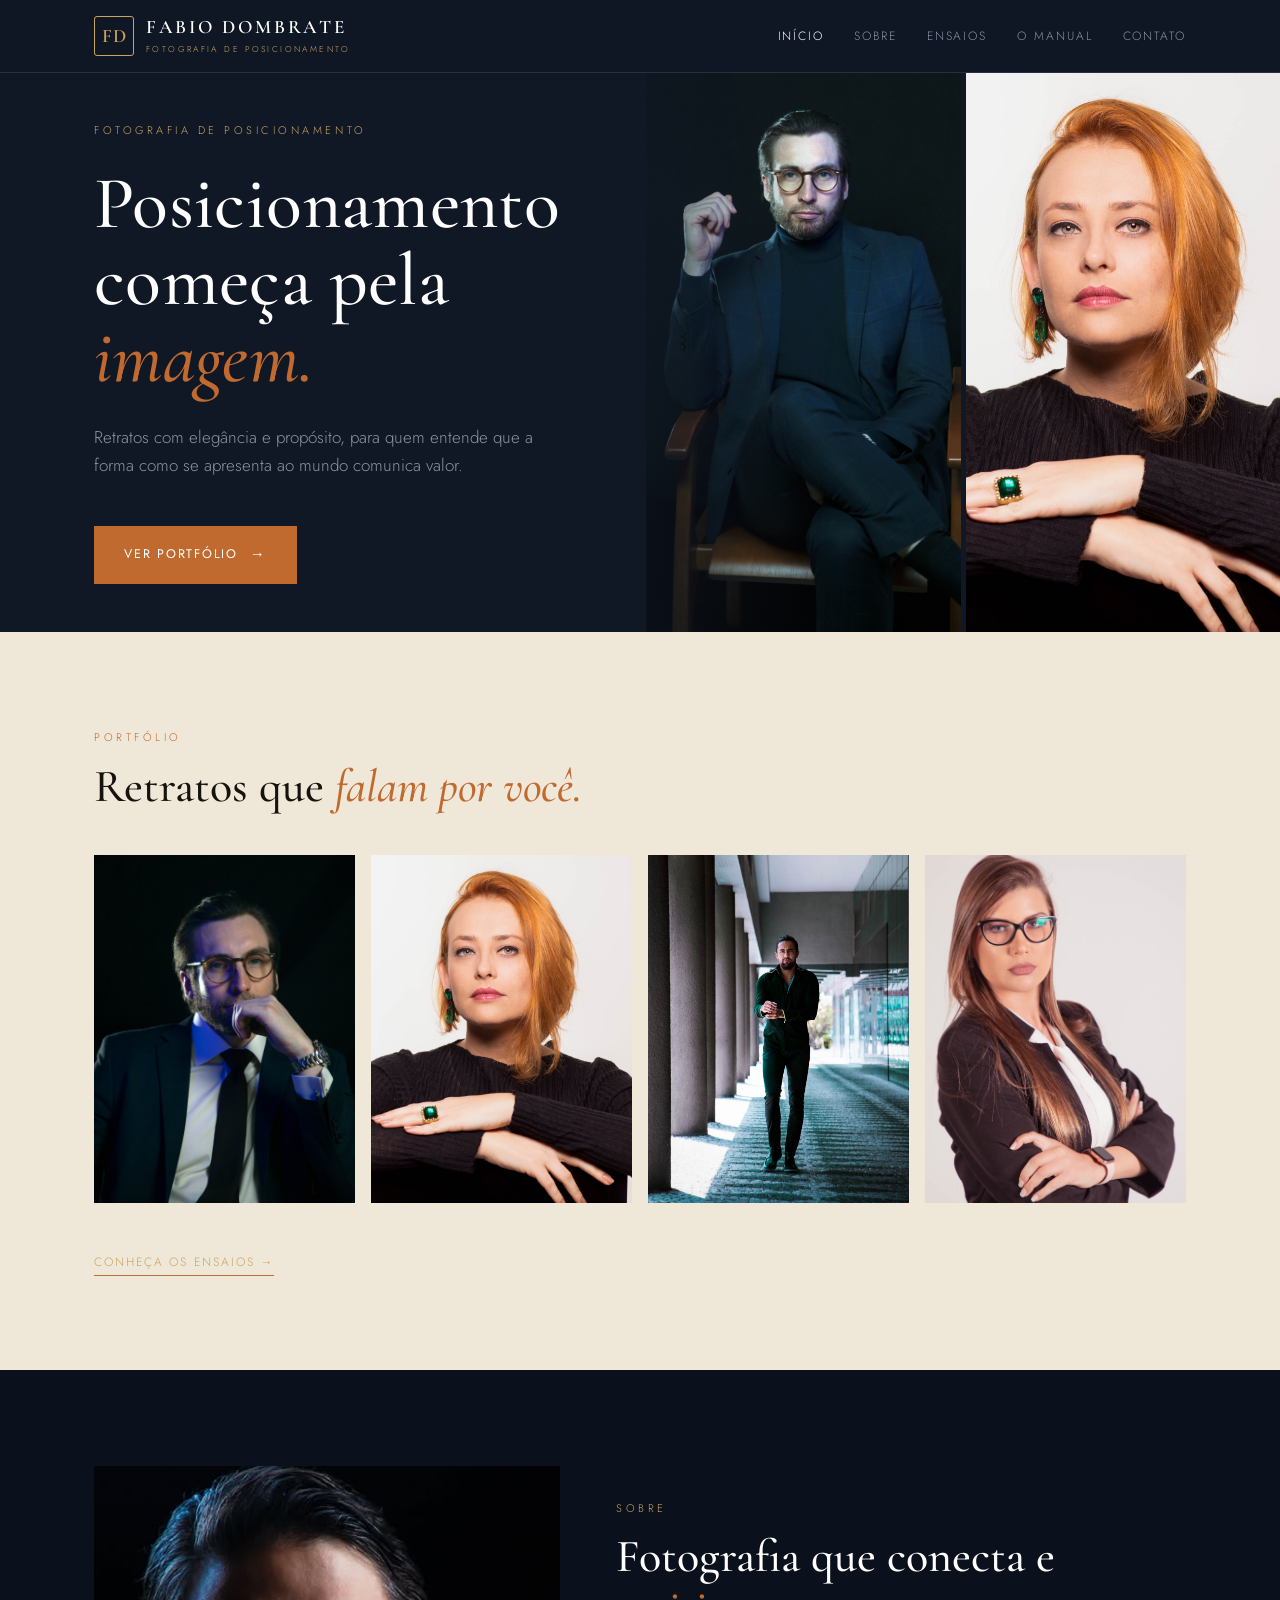
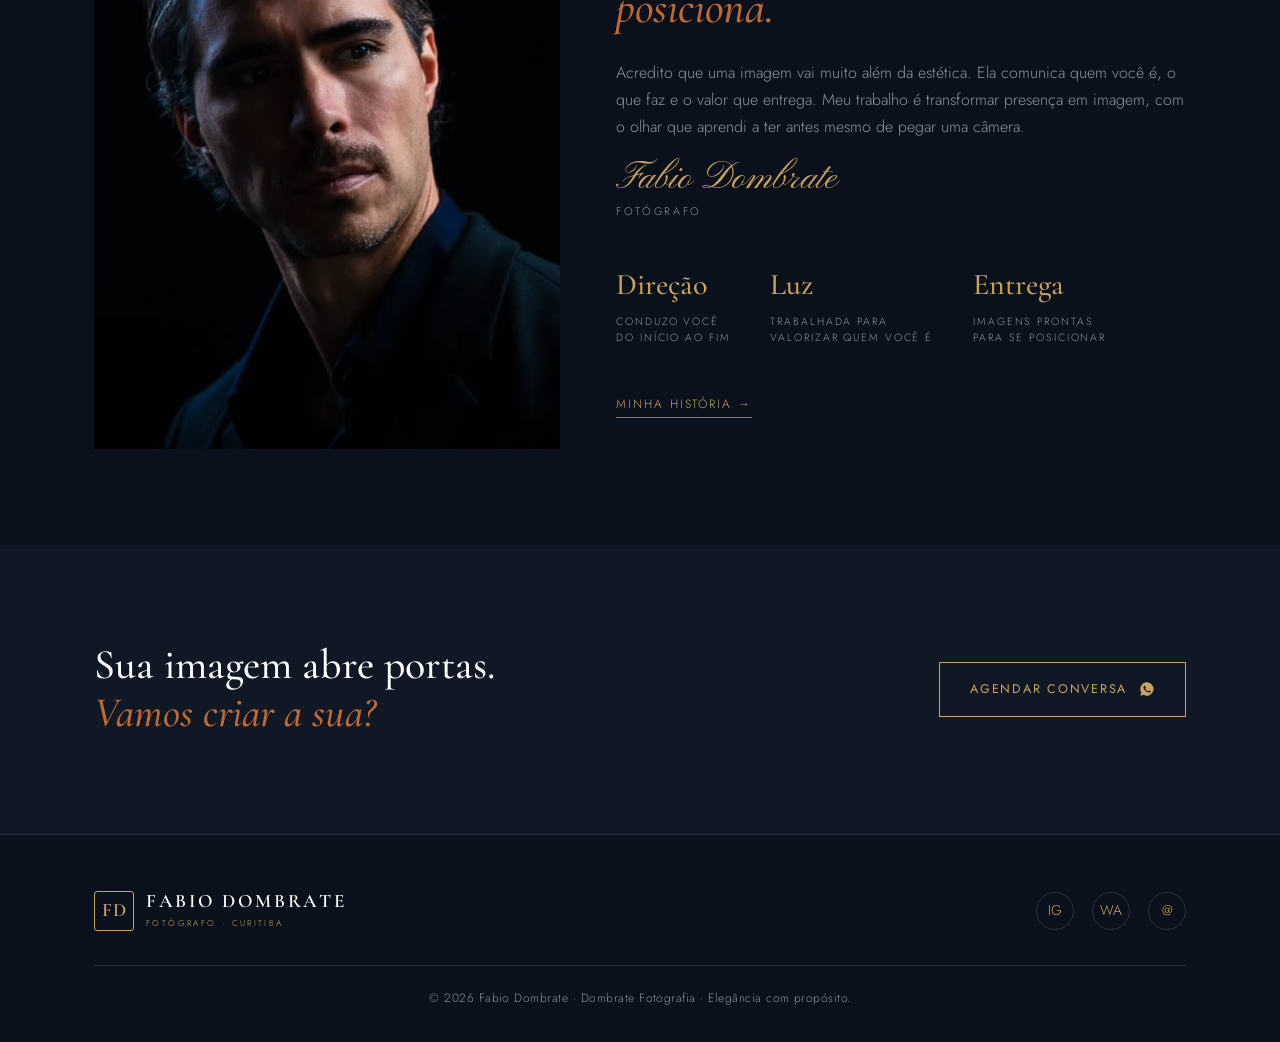
<file: index.html>
<!DOCTYPE html>
<html lang="pt-BR">
<head>
<meta charset="UTF-8">
<meta name="viewport" content="width=device-width, initial-scale=1.0">
<title>Fabio Dombrate · Fotografia de Posicionamento</title>
<meta name="description" content="Fabio Dombrate, fotógrafo. Retratos com elegância e propósito para quem quer se posicionar. Posicionamento começa pela imagem.">
<meta property="og:title" content="Fabio Dombrate · Fotografia">
<meta property="og:description" content="Posicionamento começa pela imagem. Retratos com elegância e propósito.">
<link rel="stylesheet" href="/css/site.css">
</head>
<body>

<header class="nav">
  <div class="nav-in">
    <a href="/" class="brand">
      <span class="mono">FD</span>
      <span class="nm"><b>Fabio Dombrate</b><small>Fotografia de posicionamento</small></span>
    </a>
    <nav class="nav-links">
      <a href="/" class="active">Início</a>
      <a href="/sobre/">Sobre</a>
      <a href="/ensaios/">Ensaios</a>
      <a href="/ebook/">O Manual</a>
      <a href="https://wa.me/5541000000000">Contato</a>
    </nav>
  </div>
</header>

<!-- HERO -->
<section class="hero" style="padding:0">
  <div class="htxt" style="padding-left:max(34px, calc((100vw - 1160px)/2 + 34px))">
    <div class="eyebrow">Fotografia de posicionamento</div>
    <h1 class="display mt-m">Posicionamento<br>começa pela<br><span class="it">imagem.</span></h1>
    <p class="lead mt-m" style="max-width:440px">Retratos com elegância e propósito, para quem entende que a forma como se apresenta ao mundo comunica valor.</p>
    <div class="cta-row">
      <a href="#portfolio" class="btn btn-gold">Ver portfólio <span class="ar">→</span></a>
    </div>
  </div>
  <div class="himg himg-multi">
    <img src="/img/executivo2.jpg" alt="Retrato de posicionamento">
    <img src="/img/elegante.jpg" alt="Retrato de posicionamento">
  </div>
</section>

<!-- PORTFÓLIO -->
<section class="cream" id="portfolio">
  <div class="wrap">
    <div class="eyebrow">Portfólio</div>
    <h2 class="sec-title mt-s">Retratos que <span class="it">falam por você.</span></h2>
    <div class="gallery mt-l">
      <div class="g"><img src="/img/executivo.jpg" alt=""></div>
      <div class="g"><img src="/img/elegante.jpg" alt=""></div>
      <div class="g"><img src="/img/colunata.jpg" alt=""></div>
      <div class="g"><img src="/img/business2.jpg" alt=""></div>
    </div>
    <div class="mt-l"><a href="/ensaios/" class="link-u">Conheça os ensaios →</a></div>
  </div>
</section>

<!-- SOBRE -->
<section class="darker">
  <div class="wrap">
    <div class="about">
      <div class="aphoto"><img src="/img/fabio.jpg" alt="Fabio Dombrate"></div>
      <div>
        <div class="eyebrow">Sobre</div>
        <h2 class="sec-title mt-s">Fotografia que conecta e <span class="it">posiciona.</span></h2>
        <p class="mt-m" style="color:var(--cmuted);font-size:16px">Acredito que uma imagem vai muito além da estética. Ela comunica quem você é, o que faz e o valor que entrega. Meu trabalho é transformar presença em imagem, com o olhar que aprendi a ter antes mesmo de pegar uma câmera.</p>
        <div class="signature">Fabio Dombrate</div>
        <div class="sig-role">Fotógrafo</div>
        <div class="pillars">
          <div class="pil"><div class="pn serif">Direção</div><div class="pl">conduzo você<br>do início ao fim</div></div>
          <div class="pil"><div class="pn serif">Luz</div><div class="pl">trabalhada para<br>valorizar quem você é</div></div>
          <div class="pil"><div class="pn serif">Entrega</div><div class="pl">imagens prontas<br>para se posicionar</div></div>
        </div>
        <div class="mt-l"><a href="/sobre/" class="link-u">Minha história →</a></div>
      </div>
    </div>
  </div>
</section>

<!-- CTA -->
<section class="dark">
  <div class="wrap">
    <div class="cta">
      <div class="ctitle">Sua imagem abre portas.<br><span class="it">Vamos criar a sua?</span></div>
      <a href="https://wa.me/5541000000000" class="btn btn-outline">Agendar conversa
        <svg width="16" height="16" viewBox="0 0 24 24" fill="currentColor"><path d="M12 2a10 10 0 0 0-8.5 15.2L2 22l4.9-1.3A10 10 0 1 0 12 2zm5.4 14.1c-.2.6-1.3 1.2-1.8 1.2-.5.1-1 .1-1.7-.1-.4-.1-.9-.3-1.6-.6-2.7-1.2-4.5-4-4.6-4.2-.1-.2-1.1-1.4-1.1-2.7s.7-1.9 1-2.2c.2-.2.5-.3.7-.3h.5c.2 0 .4 0 .6.5.2.5.7 1.8.8 1.9.1.1.1.3 0 .5-.3.6-.6.7-.8 1-.1.1-.3.3-.1.6.2.3.8 1.3 1.7 2.1 1.2 1 2.1 1.4 2.4 1.5.2.1.4.1.5-.1.2-.2.6-.7.8-1 .2-.3.3-.2.6-.1.2.1 1.5.7 1.8.9.3.1.4.2.5.3.1.2.1.7-.1 1.2z"/></svg>
      </a>
    </div>
  </div>
</section>

<!-- FOOTER -->
<footer class="ft">
  <div class="wrap">
    <div class="row">
      <a href="/" class="brand"><span class="mono">FD</span><span class="nm"><b>Fabio Dombrate</b><small>Fotógrafo · Curitiba</small></span></a>
      <div class="social">
        <a href="https://instagram.com/fabio.dombrate" target="_blank" rel="noopener" title="Instagram">IG</a>
        <a href="https://wa.me/5541000000000" title="WhatsApp">WA</a>
        <a href="mailto:contato@dombratefotografia.com.br" title="E-mail">@</a>
      </div>
    </div>
    <div class="base">© 2026 Fabio Dombrate · Dombrate Fotografia · Elegância com propósito.</div>
  </div>
</footer>

<script src="/review.js"></script>
</body>
</html>
</file>
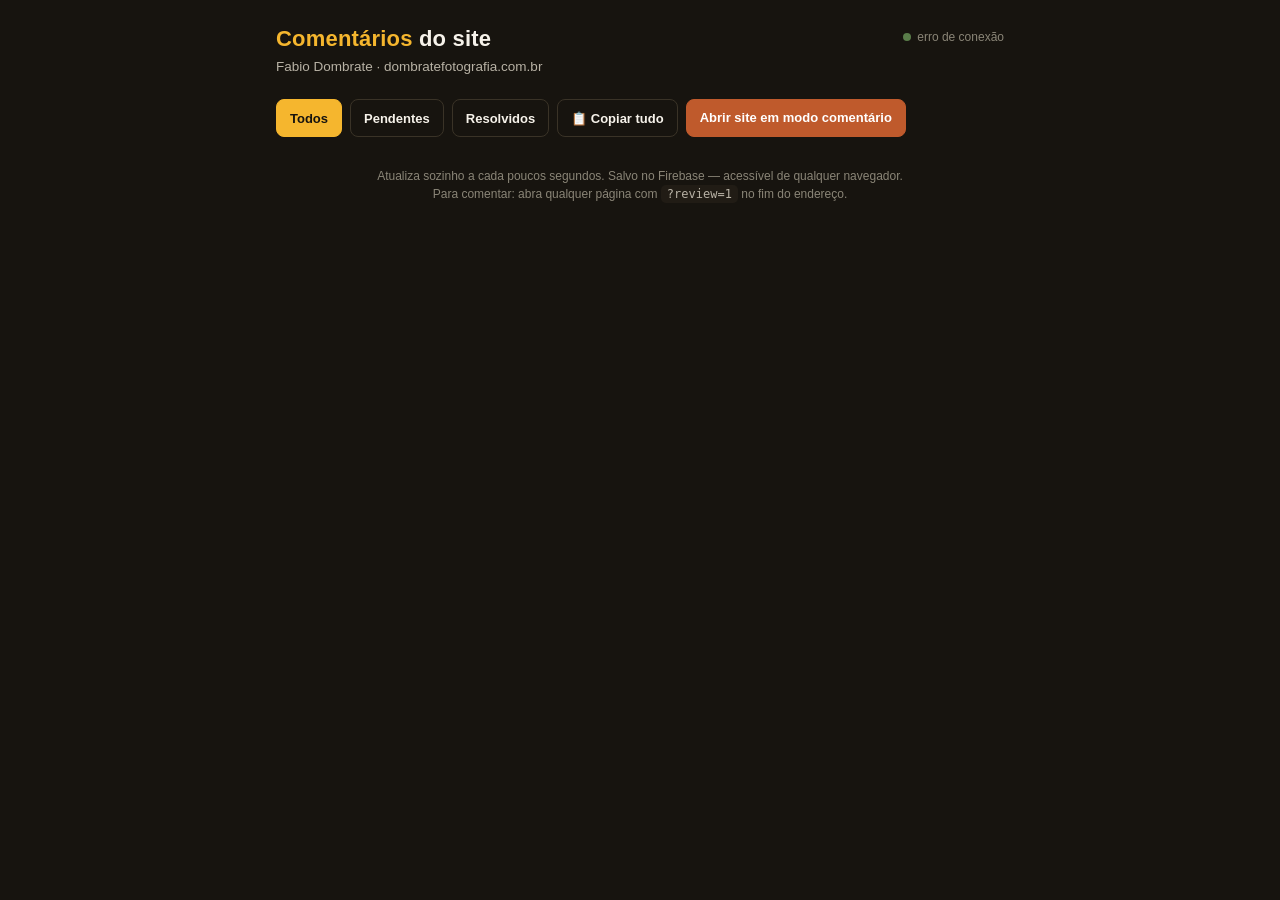
<file: comentarios/index.html>
<!doctype html>
<html lang="pt-br">
<head>
<meta charset="utf-8">
<meta name="viewport" content="width=device-width,initial-scale=1">
<meta name="robots" content="noindex,nofollow">
<title>Comentários do site · Fabio Dombrate</title>
<style>
  :root{
    --bg:#17140f; --panel:#211c15; --card:#2a241b; --line:#3a3327;
    --cream:#f6f2ea; --muted:#b8b2a5; --dim:#8a8577;
    --gold:#f5b62e; --terra:#bf5a2c; --green:#5a7d4a;
  }
  *{box-sizing:border-box}
  html,body{margin:0}
  body{background:var(--bg);color:var(--cream);font-family:-apple-system,Segoe UI,Roboto,Helvetica,Arial,sans-serif;
    -webkit-font-smoothing:antialiased;line-height:1.5;padding-bottom:60px}
  .wrap{max-width:760px;margin:0 auto;padding:22px 16px}
  header{display:flex;align-items:flex-start;gap:14px;flex-wrap:wrap;margin-bottom:6px}
  h1{font-size:22px;margin:0;font-weight:800;letter-spacing:.2px}
  h1 .g{color:var(--gold)}
  .sub{color:var(--muted);font-size:13.5px;margin:2px 0 0}
  .spacer{flex:1}
  .live{font-size:12px;color:var(--dim);display:flex;align-items:center;gap:6px;margin-top:6px}
  .dot{width:8px;height:8px;border-radius:50%;background:var(--green);box-shadow:0 0 0 0 rgba(90,125,74,.6);animation:pulse 2s infinite}
  @keyframes pulse{0%{box-shadow:0 0 0 0 rgba(90,125,74,.5)}70%{box-shadow:0 0 0 7px rgba(90,125,74,0)}100%{box-shadow:0 0 0 0 rgba(90,125,74,0)}}
  .bar{display:flex;gap:8px;flex-wrap:wrap;margin:16px 0 8px}
  .btn{background:transparent;border:1px solid var(--line);color:var(--cream);border-radius:8px;padding:8px 13px;
    font-size:13px;font-weight:600;cursor:pointer;text-decoration:none;display:inline-block}
  .btn.p{background:var(--terra);border-color:var(--terra);color:#fff}
  .btn.on{background:var(--gold);border-color:var(--gold);color:#17140f}
  .btn:active{transform:translateY(1px)}
  .counts{display:flex;gap:16px;margin:4px 0 14px;color:var(--muted);font-size:13px;flex-wrap:wrap}
  .counts b{color:var(--cream)}
  .group{margin:22px 0 0}
  .group h2{font-size:13px;text-transform:uppercase;letter-spacing:1.4px;color:var(--gold);margin:0 0 10px;
    border-bottom:1px solid var(--line);padding-bottom:7px;font-weight:700}
  .group h2 a{color:var(--dim);text-decoration:none;font-weight:600;letter-spacing:.3px;text-transform:none;font-size:12px;float:right}
  .group h2 a:hover{color:var(--gold)}
  .card{background:var(--card);border:1px solid var(--line);border-radius:12px;padding:13px 14px;margin:0 0 10px;
    display:flex;gap:12px;align-items:flex-start}
  .card.done{opacity:.58}
  .card.done .txt{text-decoration:line-through;text-decoration-color:var(--dim)}
  .num{flex:0 0 auto;width:26px;height:26px;border-radius:50% 50% 50% 3px;background:var(--terra);color:#fff;
    font-weight:700;font-size:13px;display:flex;align-items:center;justify-content:center;transform:rotate(-2deg)}
  .card.done .num{background:var(--green)}
  .body{flex:1;min-width:0}
  .meta{font-size:12px;color:var(--dim);margin:0 0 3px}
  .meta .who{color:var(--muted);font-weight:600}
  .txt{font-size:15px;color:var(--cream);white-space:pre-wrap;word-wrap:break-word}
  .note{margin-top:10px;padding:10px 12px;border-left:2px solid #4c9a6a;background:rgba(76,154,106,.10);
        border-radius:0 8px 8px 0;font-size:13.5px;line-height:1.5;color:var(--cream);opacity:.92}
  .note b{color:#7dc99b;font-weight:600}
  .card.done .note{text-decoration:none}
  .acts{display:flex;gap:14px;margin-top:9px}
  .acts button{background:none;border:none;color:var(--dim);font-size:12.5px;font-weight:600;cursor:pointer;padding:0}
  .acts button:hover{color:var(--cream)}
  .acts .res:hover{color:var(--green)}
  .acts .rm:hover{color:#e0715a}
  .empty{text-align:center;color:var(--dim);padding:60px 20px;font-size:15px}
  .empty .big{font-size:34px;margin-bottom:10px}
  .foot{text-align:center;color:var(--dim);font-size:12px;margin-top:30px}
  .foot code{color:var(--muted);background:var(--panel);padding:2px 6px;border-radius:5px}
</style>
</head>
<body>
<div class="wrap">
  <header>
    <div>
      <h1><span class="g">Comentários</span> do site</h1>
      <p class="sub">Fabio Dombrate · dombratefotografia.com.br</p>
    </div>
    <div class="spacer"></div>
    <div class="live"><span class="dot"></span> <span id="live">carregando…</span></div>
  </header>

  <div class="counts" id="counts"></div>

  <div class="bar">
    <button class="btn on" data-f="todos" id="f-todos">Todos</button>
    <button class="btn" data-f="pendentes" id="f-pendentes">Pendentes</button>
    <button class="btn" data-f="resolvidos" id="f-resolvidos">Resolvidos</button>
    <button class="btn" id="copy">📋 Copiar tudo</button>
    <a class="btn p" href="/?review=1" target="_blank">Abrir site em modo comentário</a>
  </div>

  <div id="list"></div>

  <div class="foot">
    Atualiza sozinho a cada poucos segundos. Salvo no Firebase — acessível de qualquer navegador.<br>
    Para comentar: abra qualquer página com <code>?review=1</code> no fim do endereço.
  </div>
</div>

<script>
(function(){
  var DB = 'https://rifa-mae-default-rtdb.firebaseio.com/photoblaster/comentarios';
  var NAMES = { '/':'Início', '/ensaios/':'Ensaios', '/sobre/':'Sobre', '/ebook/':'O Manual', '/manual/':'O Manual (versão atual)', '/manual-v2/':'O Manual (versão nova)', '/tecnicas/':'7 Técnicas', '/projeto/':'Projeto', '/demo/':'Demo' };
  var ORDER = ['/','/ebook/','/manual/','/ensaios/','/sobre/','/projeto/','/demo/'];
  var filter = 'todos';
  var all = [];

  function esc(s){ return (s||'').replace(/[&<>]/g,function(m){return {'&':'&amp;','<':'&lt;','>':'&gt;'}[m];}); }
  function ago(ts){
    if(!ts) return '';
    var d = Math.floor((Date.now()-ts)/1000);
    if(d<60) return 'agora há pouco';
    if(d<3600) return 'há '+Math.floor(d/60)+' min';
    if(d<86400) return 'há '+Math.floor(d/3600)+'h';
    var days=Math.floor(d/86400);
    if(days===1) return 'ontem';
    if(days<30) return 'há '+days+' dias';
    try{ return new Date(ts).toLocaleDateString('pt-BR'); }catch(e){ return ''; }
  }

  function load(){
    fetch(DB + '.json').then(function(r){return r.json();}).then(function(obj){
      var arr=[];
      if(obj) Object.keys(obj).forEach(function(id){ var c=obj[id]; if(!c||!(c.text||'').trim()) return; c.id=id; arr.push(c); });
      all=arr; render();
      document.getElementById('live').textContent = 'ao vivo · atualizado ' + new Date().toLocaleTimeString('pt-BR').slice(0,5);
    }).catch(function(){ document.getElementById('live').textContent='erro de conexão'; });
  }

  function setResolved(id,val){
    fetch(DB+'/'+id+'.json',{method:'PATCH',body:JSON.stringify({resolved:val})}).then(load);
    var c=all.filter(function(x){return x.id===id;})[0]; if(c) c.resolved=val; render();
  }
  function del(id){
    if(!confirm('Excluir este comentário? Não dá pra desfazer.')) return;
    fetch(DB+'/'+id+'.json',{method:'DELETE'}).then(load);
    all=all.filter(function(x){return x.id!==id;}); render();
  }
  window.__res=setResolved; window.__del=del;

  function render(){
    var total=all.length;
    var done=all.filter(function(c){return c.resolved;}).length;
    var pend=total-done;
    document.getElementById('counts').innerHTML =
      '<span><b>'+total+'</b> no total</span><span><b>'+pend+'</b> pendentes</span><span><b>'+done+'</b> resolvidos</span>';

    var show = all.filter(function(c){
      if(filter==='pendentes') return !c.resolved;
      if(filter==='resolvidos') return c.resolved;
      return true;
    });

    var list=document.getElementById('list');
    if(!show.length){
      list.innerHTML = '<div class="empty"><div class="big">🗒️</div>'+
        (total? 'Nenhum comentário nesse filtro.' : 'Ainda não há comentários.<br>Quando o Fabio comentar, aparece aqui automaticamente.')+'</div>';
      return;
    }

    var byPath={};
    show.forEach(function(c){ (byPath[c.path]=byPath[c.path]||[]).push(c); });
    var paths=Object.keys(byPath).sort(function(a,b){
      var ia=ORDER.indexOf(a), ib=ORDER.indexOf(b);
      if(ia<0)ia=99; if(ib<0)ib=99; return ia-ib;
    });

    var html='';
    paths.forEach(function(p){
      var items=byPath[p].sort(function(a,b){ return (a.n||0)-(b.n||0); });
      html+='<div class="group"><h2>'+esc(NAMES[p]||p)+
        ' <a href="'+esc(p)+'?review=1" target="_blank">ver na página →</a></h2>';
      items.forEach(function(c){
        html+='<div class="card'+(c.resolved?' done':'')+'">'+
          '<div class="num">'+(c.n||'•')+'</div>'+
          '<div class="body">'+
            '<div class="meta"><span class="who">'+esc(c.author||'Anônimo')+'</span> · '+ago(c.ts)+'</div>'+
            '<div class="txt">'+esc(c.text)+'</div>'+
            (c.resolved&&c.resolvedNote ? '<div class="note"><b>✓ '+esc(c.resolvedBy||'Marina')+':</b> '+esc(c.resolvedNote)+'</div>' : '')+
            '<div class="acts">'+
              '<button class="res" onclick="__res(\''+c.id+'\','+(c.resolved?'false':'true')+')">'+(c.resolved?'↩︎ Reabrir':'✓ Resolver')+'</button>'+
              '<button class="rm" onclick="__del(\''+c.id+'\')">Excluir</button>'+
            '</div>'+
          '</div>'+
        '</div>';
      });
      html+='</div>';
    });
    list.innerHTML=html;
  }

  // filtros
  ['todos','pendentes','resolvidos'].forEach(function(f){
    document.getElementById('f-'+f).addEventListener('click',function(){
      filter=f;
      ['todos','pendentes','resolvidos'].forEach(function(x){ document.getElementById('f-'+x).classList.toggle('on',x===f); });
      render();
    });
  });

  // copiar tudo
  document.getElementById('copy').addEventListener('click',function(){
    var withText=all.filter(function(c){return (c.text||'').trim();});
    if(!withText.length){ alert('Nenhum comentário ainda.'); return; }
    var byPath={}; withText.forEach(function(c){ (byPath[c.path]=byPath[c.path]||[]).push(c); });
    var out='COMENTÁRIOS DO SITE — Fabio Dombrate\n';
    Object.keys(byPath).forEach(function(p){
      out+='\n['+(NAMES[p]||p)+']\n';
      byPath[p].sort(function(a,b){return (a.n||0)-(b.n||0);}).forEach(function(c){
        out+='• '+c.text+(c.resolved?' (resolvido)':'')+'\n';
      });
    });
    (navigator.clipboard?navigator.clipboard.writeText(out):Promise.reject())
      .then(function(){ var b=document.getElementById('copy'); b.textContent='✓ Copiado'; setTimeout(function(){b.textContent='📋 Copiar tudo';},1600); })
      .catch(function(){ prompt('Copie manualmente:', out); });
  });

  load();
  setInterval(load, 6000);
})();
</script>
</body>
</html>
</file>
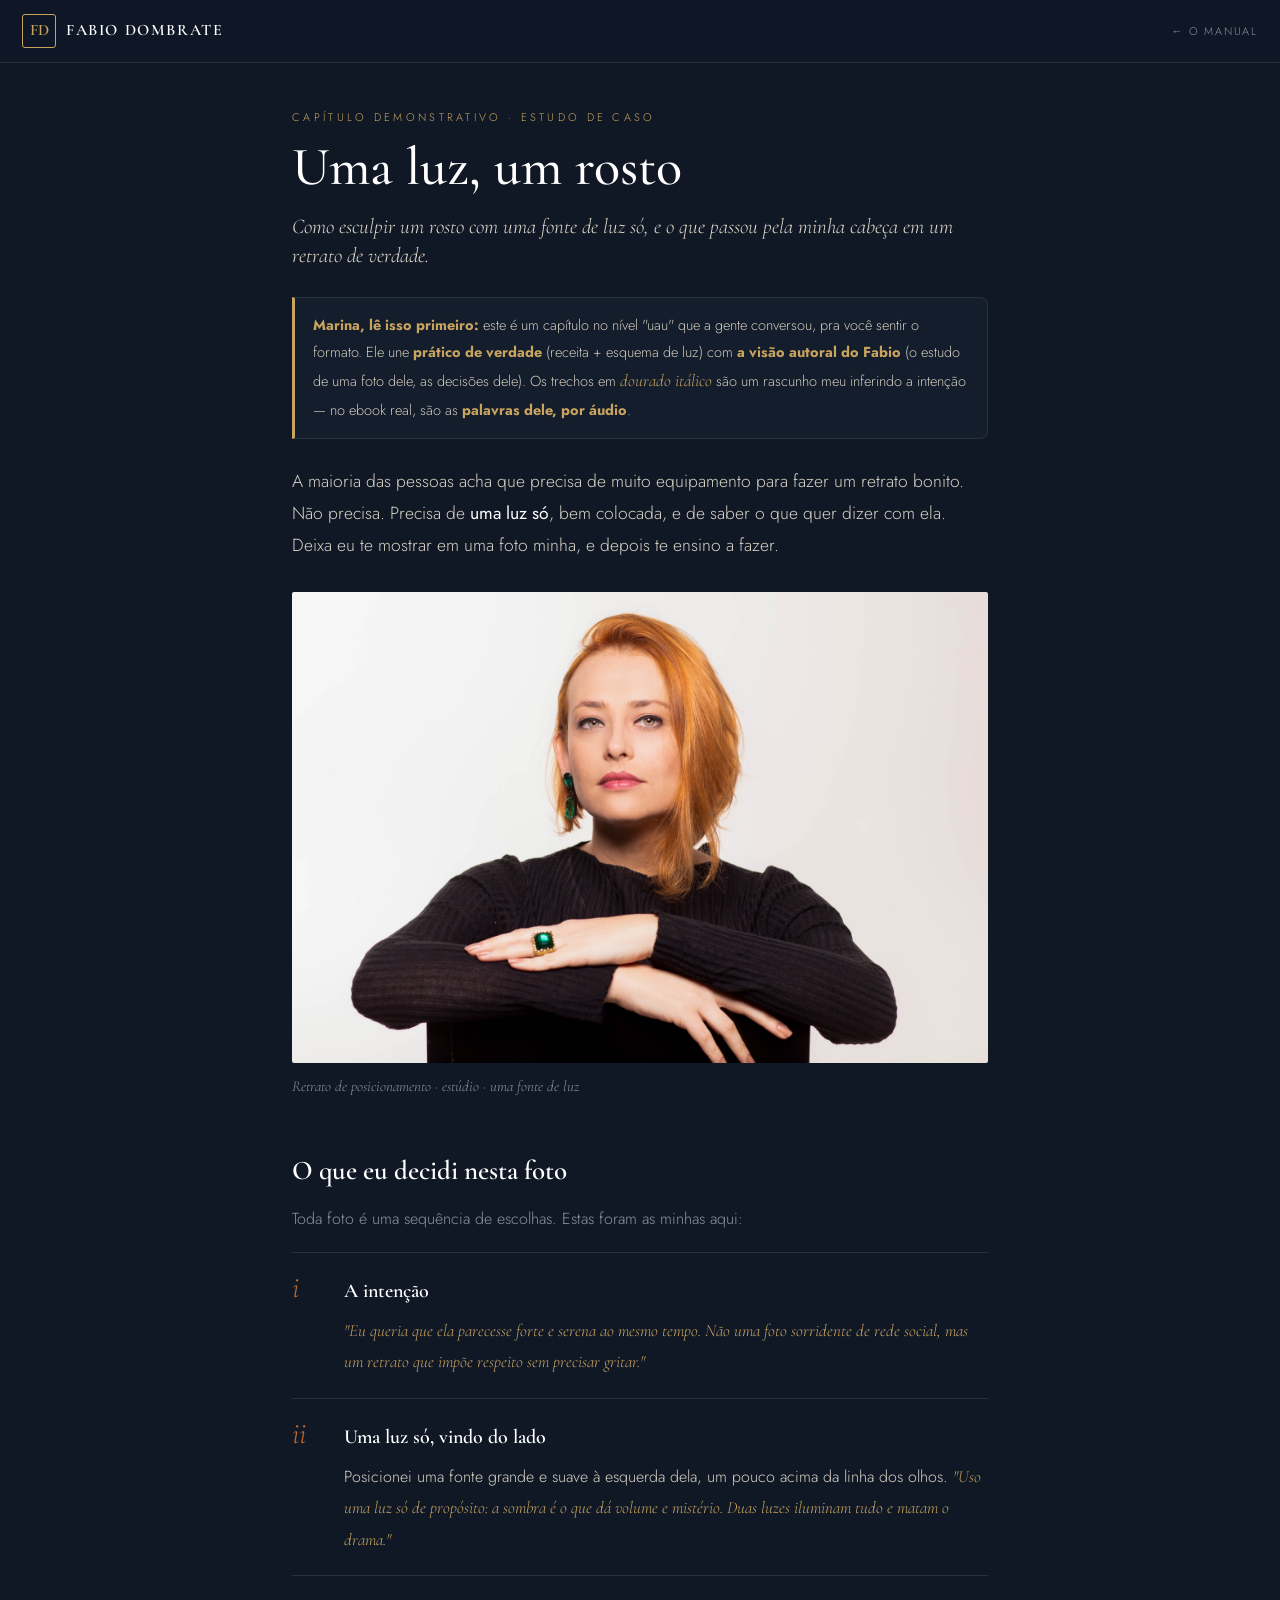
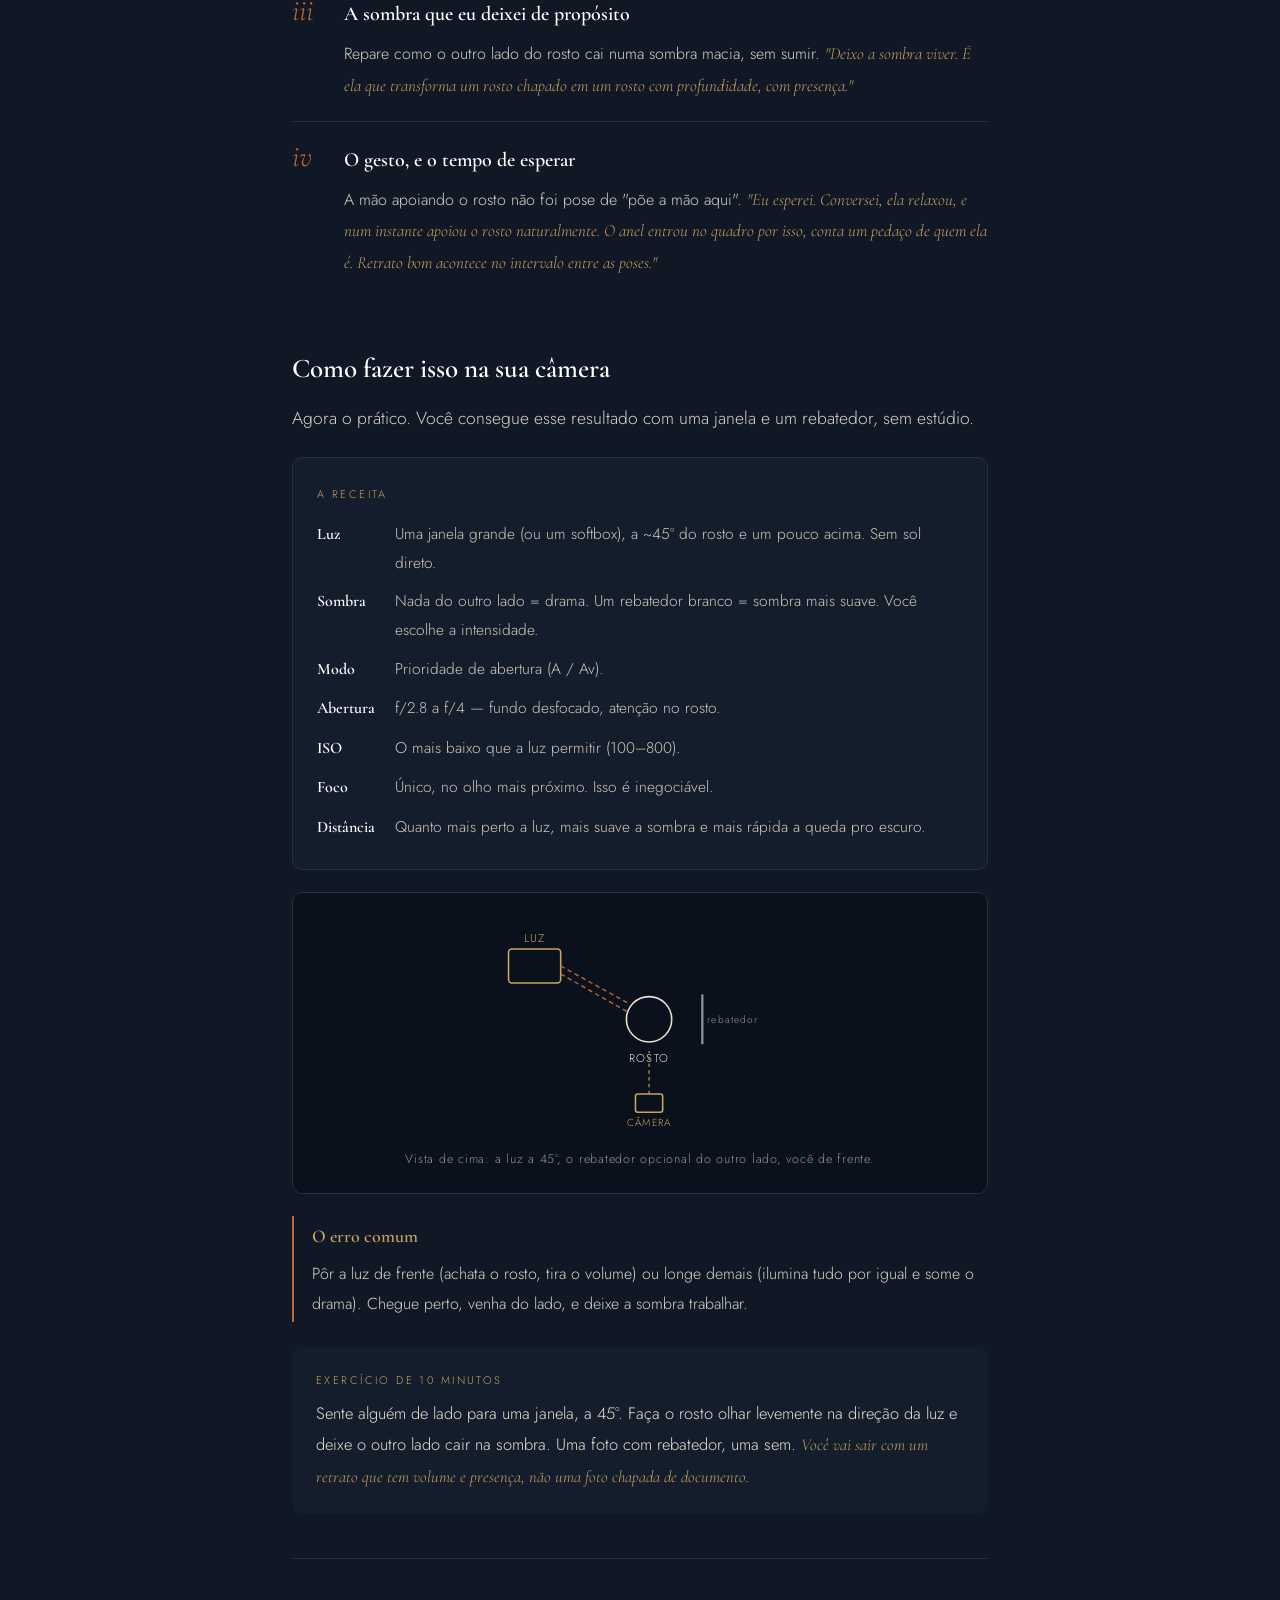
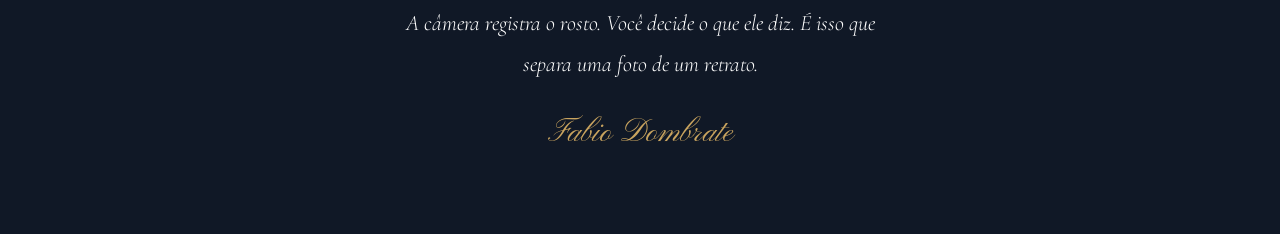
<file: demo/index.html>
<!DOCTYPE html>
<html lang="pt-BR">
<head>
<meta charset="UTF-8">
<meta name="viewport" content="width=device-width, initial-scale=1.0">
<title>Capítulo-demo · O Manual · Fabio Dombrate</title>
<meta name="robots" content="noindex">
<link href="https://fonts.googleapis.com/css2?family=Cormorant+Garamond:ital,wght@0,400;0,500;0,600;1,400;1,500&family=Jost:wght@300;400;500&family=Pinyon+Script&display=swap" rel="stylesheet">
<style>
  :root{ --navy:#101826; --navy2:#0b111c; --panel:#141d2c; --cream:#efe7d7; --ink:#16130e;
    --accent:#c06a30; --gold:#c9a45f; --ctext:#e7e0d2; --cmuted:#8b93a2; --line:#26303f; }
  *{margin:0;padding:0;box-sizing:border-box} html{scroll-behavior:smooth}
  body{ background:var(--navy); color:var(--ctext); font-family:'Jost',sans-serif; font-weight:300; line-height:1.85; -webkit-font-smoothing:antialiased; overflow-x:hidden; }
  img{max-width:100%;display:block} a{color:var(--gold)}
  h1,h2,h3{ overflow-wrap:break-word }

  .topbar{ position:sticky; top:0; z-index:50; background:rgba(16,24,38,.92); backdrop-filter:blur(10px); border-bottom:1px solid var(--line);
    display:flex; align-items:center; justify-content:space-between; padding:14px 22px; }
  .topbar .b{ display:flex; align-items:center; gap:10px; text-decoration:none; color:inherit }
  .topbar .mono{ width:34px;height:34px;border:1px solid var(--gold);color:var(--gold);border-radius:3px;font-family:'Cormorant Garamond',serif;font-weight:600;display:flex;align-items:center;justify-content:center;font-size:16px }
  .topbar .b b{ font-family:'Cormorant Garamond',serif;font-weight:600;font-size:16px;letter-spacing:.1em;text-transform:uppercase;color:#fff }
  .topbar a.back{ font-size:11px;letter-spacing:.16em;text-transform:uppercase;color:var(--cmuted);text-decoration:none }

  .wrap{ max-width:740px; margin:0 auto; padding:0 22px; }
  .eyebrow{ font-size:11px; letter-spacing:.3em; text-transform:uppercase; color:var(--gold) }
  h1{ font-family:'Cormorant Garamond',serif; font-weight:500; font-size:clamp(34px,7vw,54px); color:#fff; line-height:1.05; margin:12px 0 0 }
  h2{ font-family:'Cormorant Garamond',serif; font-weight:600; font-size:27px; color:#fff; margin:46px 0 8px }
  p{ font-size:17.5px; margin:0 0 18px; color:#d7d1c4 }
  p strong{ color:#fff; font-weight:400 }
  .lead{ font-family:'Cormorant Garamond',serif; font-style:italic; font-size:21px; color:#e0d9c9; line-height:1.4; }

  .note{ background:var(--panel); border:1px solid var(--line); border-left:3px solid var(--gold); border-radius:0 8px 8px 0;
    padding:14px 18px; margin:26px 0; font-size:14.5px; color:#cfc8ba }
  .note b{ color:var(--gold) }

  .feature{ margin:30px 0 8px; }
  .feature img{ width:100%; border-radius:2px }
  .feature .cap{ font-family:'Cormorant Garamond',serif; font-style:italic; font-size:15px; color:var(--cmuted); margin-top:10px }

  /* estudo de caso */
  .case{ margin:14px 0 }
  .dec{ display:flex; gap:18px; padding:20px 0; border-top:1px solid var(--line) }
  .dec .n{ font-family:'Cormorant Garamond',serif; font-style:italic; font-size:30px; color:var(--accent); line-height:1; min-width:34px }
  .dec h3{ font-family:'Cormorant Garamond',serif; font-weight:600; font-size:20px; color:#fff; margin-bottom:5px }
  .dec p{ font-size:16px; margin:0 }
  .voz{ color:var(--gold); font-style:italic; font-family:'Cormorant Garamond',serif; font-size:17px }

  /* receita prática */
  .recipe{ background:var(--panel); border:1px solid var(--line); border-radius:10px; padding:26px 24px; margin:22px 0 }
  .recipe .rt{ font-size:11px; letter-spacing:.22em; text-transform:uppercase; color:var(--gold); margin-bottom:16px }
  .recipe dl{ display:grid; grid-template-columns:auto 1fr; gap:10px 20px; font-size:15.5px }
  .recipe dt{ color:#fff; font-family:'Cormorant Garamond',serif; font-weight:600; font-size:16px; white-space:nowrap }
  .recipe dd{ color:#cfc8ba }

  /* diagrama de luz */
  .diagram{ background:var(--navy2); border:1px solid var(--line); border-radius:10px; padding:22px; margin:22px 0; text-align:center }
  .diagram svg{ max-width:340px; width:100%; height:auto }
  .diagram .dcap{ font-size:12.5px; color:var(--cmuted); letter-spacing:.06em; margin-top:8px }

  .box{ border-left:2px solid var(--accent); padding:4px 0 4px 18px; margin:22px 0 }
  .box .bt{ font-family:'Cormorant Garamond',serif; font-weight:600; color:var(--gold); font-size:18px }
  .box p{ margin:6px 0 0; font-size:16px }

  .exercise{ background:var(--panel); border-radius:10px; padding:22px 24px; margin:26px 0 }
  .exercise .et{ font-size:11px; letter-spacing:.22em; text-transform:uppercase; color:var(--gold); margin-bottom:8px }
  .exercise p{ margin:0; font-size:16.5px; color:#e7e0d2 }
  .exercise .out{ color:var(--gold); font-style:italic; font-family:'Cormorant Garamond',serif }

  .end{ text-align:center; padding:44px 22px 70px; border-top:1px solid var(--line); margin-top:44px }
  .end .q{ font-family:'Cormorant Garamond',serif; font-style:italic; font-size:22px; color:#fff; max-width:520px; margin:0 auto }
  .end .sig{ font-family:'Pinyon Script',cursive; font-size:32px; color:var(--gold); margin-top:20px }
</style>
</head>
<body>

<div class="topbar">
  <a class="b" href="/manual/"><span class="mono">FD</span><b>Fabio Dombrate</b></a>
  <a class="back" href="/manual/">← O Manual</a>
</div>

<div class="wrap">

  <div style="padding-top:44px">
    <div class="eyebrow">Capítulo demonstrativo · Estudo de caso</div>
    <h1>Uma luz, um rosto</h1>
    <p class="lead" style="margin-top:16px">Como esculpir um rosto com uma fonte de luz só, e o que passou pela minha cabeça em um retrato de verdade.</p>
  </div>

  <div class="note">
    <b>Marina, lê isso primeiro:</b> este é um capítulo no nível "uau" que a gente conversou, pra você sentir o formato. Ele une <b>prático de verdade</b> (receita + esquema de luz) com <b>a visão autoral do Fabio</b> (o estudo de uma foto dele, as decisões dele). Os trechos em <span class="voz">dourado itálico</span> são um rascunho meu inferindo a intenção — no ebook real, são as <b>palavras dele, por áudio</b>.
  </div>

  <p>A maioria das pessoas acha que precisa de muito equipamento para fazer um retrato bonito. Não precisa. Precisa de <strong>uma luz só</strong>, bem colocada, e de saber o que quer dizer com ela. Deixa eu te mostrar em uma foto minha, e depois te ensino a fazer.</p>

  <div class="feature">
    <img src="/img/demo-retrato.jpg" alt="Retrato de estudo">
    <div class="cap">Retrato de posicionamento · estúdio · uma fonte de luz</div>
  </div>

  <h2>O que eu decidi nesta foto</h2>
  <p style="font-size:16px;color:var(--cmuted)">Toda foto é uma sequência de escolhas. Estas foram as minhas aqui:</p>

  <div class="case">
    <div class="dec">
      <div class="n">i</div>
      <div>
        <h3>A intenção</h3>
        <p><span class="voz">"Eu queria que ela parecesse forte e serena ao mesmo tempo. Não uma foto sorridente de rede social, mas um retrato que impõe respeito sem precisar gritar."</span></p>
      </div>
    </div>
    <div class="dec">
      <div class="n">ii</div>
      <div>
        <h3>Uma luz só, vindo do lado</h3>
        <p>Posicionei uma fonte grande e suave à esquerda dela, um pouco acima da linha dos olhos. <span class="voz">"Uso uma luz só de propósito: a sombra é o que dá volume e mistério. Duas luzes iluminam tudo e matam o drama."</span></p>
      </div>
    </div>
    <div class="dec">
      <div class="n">iii</div>
      <div>
        <h3>A sombra que eu deixei de propósito</h3>
        <p>Repare como o outro lado do rosto cai numa sombra macia, sem sumir. <span class="voz">"Deixo a sombra viver. É ela que transforma um rosto chapado em um rosto com profundidade, com presença."</span></p>
      </div>
    </div>
    <div class="dec">
      <div class="n">iv</div>
      <div>
        <h3>O gesto, e o tempo de esperar</h3>
        <p>A mão apoiando o rosto não foi pose de "põe a mão aqui". <span class="voz">"Eu esperei. Conversei, ela relaxou, e num instante apoiou o rosto naturalmente. O anel entrou no quadro por isso, conta um pedaço de quem ela é. Retrato bom acontece no intervalo entre as poses."</span></p>
      </div>
    </div>
  </div>

  <h2>Como fazer isso na sua câmera</h2>
  <p>Agora o prático. Você consegue esse resultado com uma janela e um rebatedor, sem estúdio.</p>

  <div class="recipe">
    <div class="rt">A receita</div>
    <dl>
      <dt>Luz</dt><dd>Uma janela grande (ou um softbox), a ~45° do rosto e um pouco acima. Sem sol direto.</dd>
      <dt>Sombra</dt><dd>Nada do outro lado = drama. Um rebatedor branco = sombra mais suave. Você escolhe a intensidade.</dd>
      <dt>Modo</dt><dd>Prioridade de abertura (A / Av).</dd>
      <dt>Abertura</dt><dd>f/2.8 a f/4 — fundo desfocado, atenção no rosto.</dd>
      <dt>ISO</dt><dd>O mais baixo que a luz permitir (100–800).</dd>
      <dt>Foco</dt><dd>Único, no olho mais próximo. Isso é inegociável.</dd>
      <dt>Distância</dt><dd>Quanto mais perto a luz, mais suave a sombra e mais rápida a queda pro escuro.</dd>
    </dl>
  </div>

  <div class="diagram">
    <svg viewBox="0 0 300 190" fill="none" xmlns="http://www.w3.org/2000/svg">
      <!-- luz -->
      <rect x="34" y="30" width="46" height="30" rx="3" stroke="#c9a45f" stroke-width="1.4"/>
      <text x="57" y="24" fill="#c9a45f" font-family="Jost, sans-serif" font-size="10" text-anchor="middle" letter-spacing="1">LUZ</text>
      <!-- raios -->
      <line x1="80" y1="52" x2="140" y2="86" stroke="#c06a30" stroke-width="1.2" stroke-dasharray="4 3"/>
      <line x1="80" y1="45" x2="140" y2="78" stroke="#c06a30" stroke-width="1.2" stroke-dasharray="4 3"/>
      <!-- sujeito -->
      <circle cx="158" cy="92" r="20" stroke="#e7e0d2" stroke-width="1.4"/>
      <text x="158" y="130" fill="#e7e0d2" font-family="Jost, sans-serif" font-size="10" text-anchor="middle" letter-spacing="1">ROSTO</text>
      <!-- rebatedor -->
      <line x1="205" y1="70" x2="205" y2="114" stroke="#8b93a2" stroke-width="2"/>
      <text x="232" y="95" fill="#8b93a2" font-family="Jost, sans-serif" font-size="9" text-anchor="middle" letter-spacing="1">rebatedor</text>
      <!-- camera -->
      <rect x="146" y="158" width="24" height="16" rx="2" stroke="#c9a45f" stroke-width="1.4"/>
      <line x1="158" y1="158" x2="158" y2="120" stroke="#c9a45f" stroke-width="1" stroke-dasharray="3 3"/>
      <text x="158" y="186" fill="#c9a45f" font-family="Jost, sans-serif" font-size="9" text-anchor="middle" letter-spacing="1">CÂMERA</text>
    </svg>
    <div class="dcap">Vista de cima: a luz a 45°, o rebatedor opcional do outro lado, você de frente.</div>
  </div>

  <div class="box">
    <div class="bt">O erro comum</div>
    <p>Pôr a luz de frente (achata o rosto, tira o volume) ou longe demais (ilumina tudo por igual e some o drama). Chegue perto, venha do lado, e deixe a sombra trabalhar.</p>
  </div>

  <div class="exercise">
    <div class="et">Exercício de 10 minutos</div>
    <p>Sente alguém de lado para uma janela, a 45°. Faça o rosto olhar levemente na direção da luz e deixe o outro lado cair na sombra. Uma foto com rebatedor, uma sem. <span class="out">Você vai sair com um retrato que tem volume e presença, não uma foto chapada de documento.</span></p>
  </div>

  <div class="end">
    <p class="q">A câmera registra o rosto. Você decide o que ele diz. É isso que separa uma foto de um retrato.</p>
    <div class="sig">Fabio Dombrate</div>
  </div>

</div>

<script src="/review.js"></script>
</body>
</html>
</file>
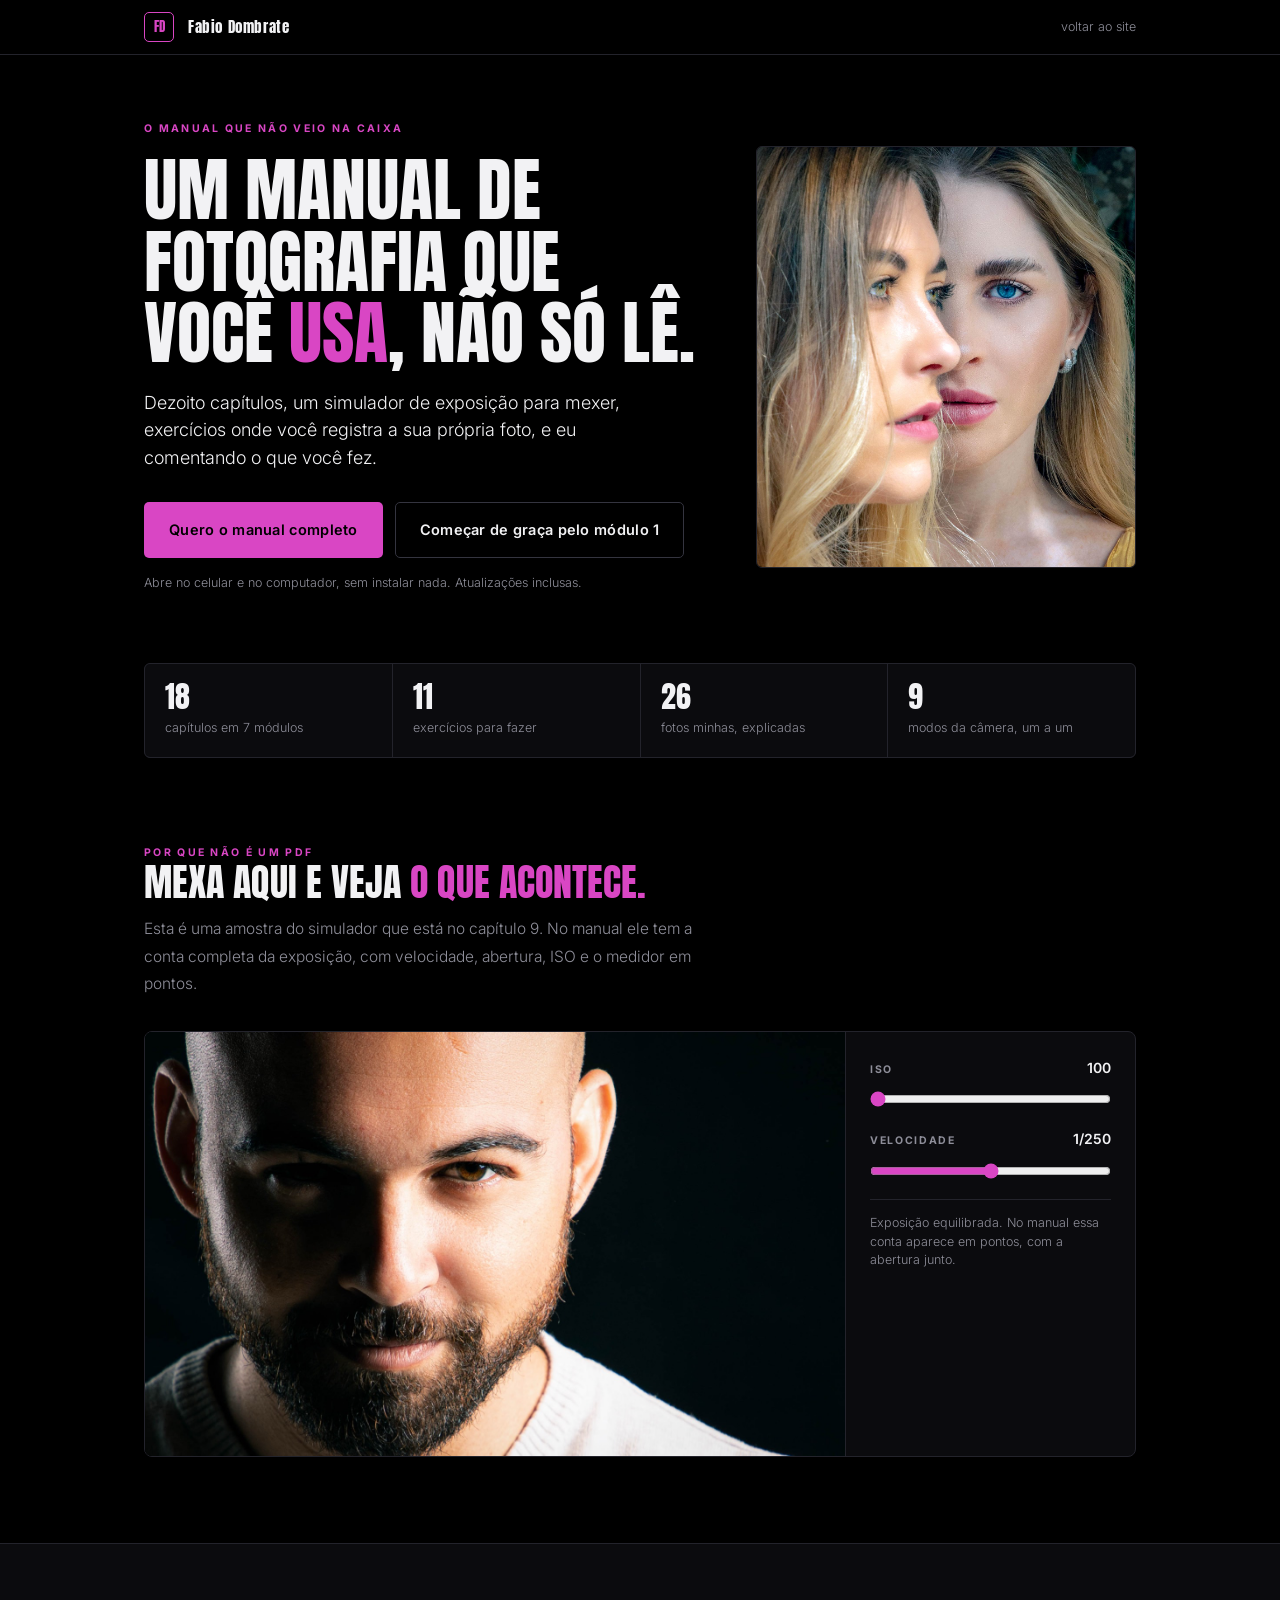
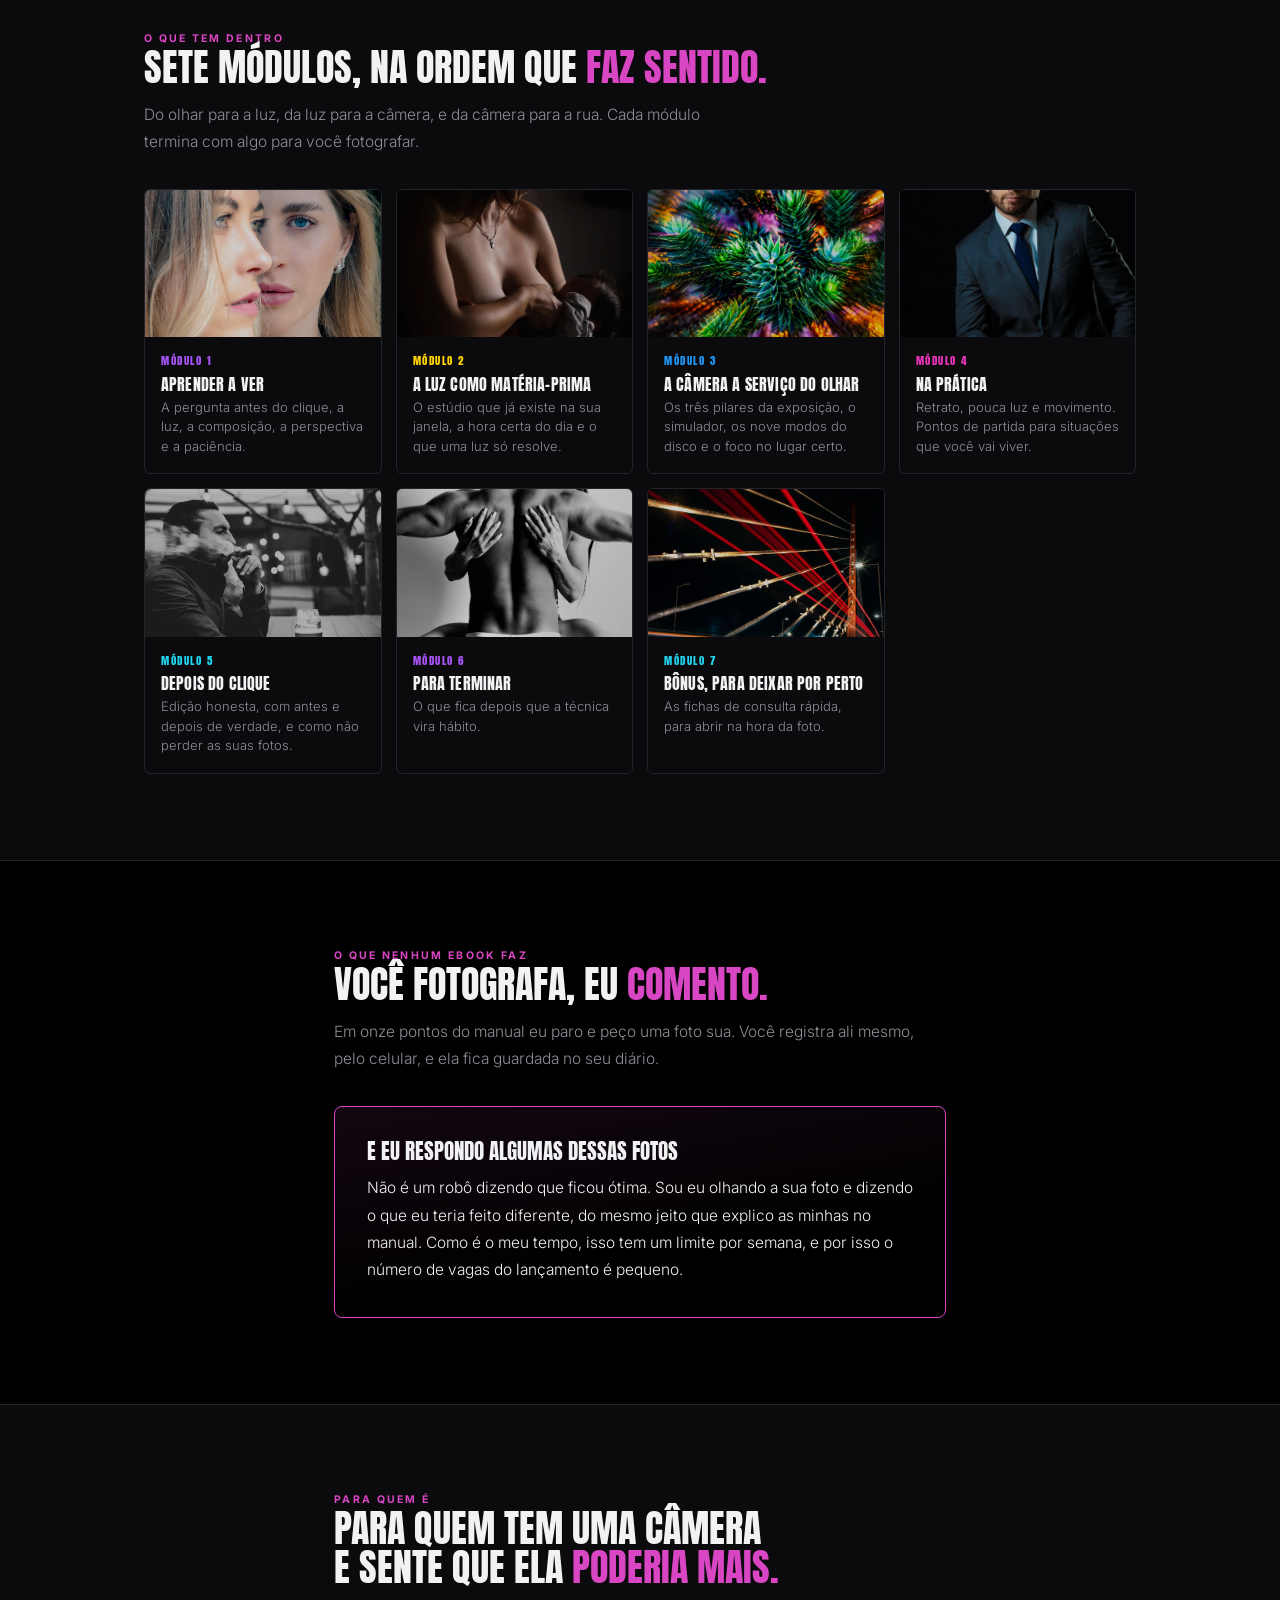
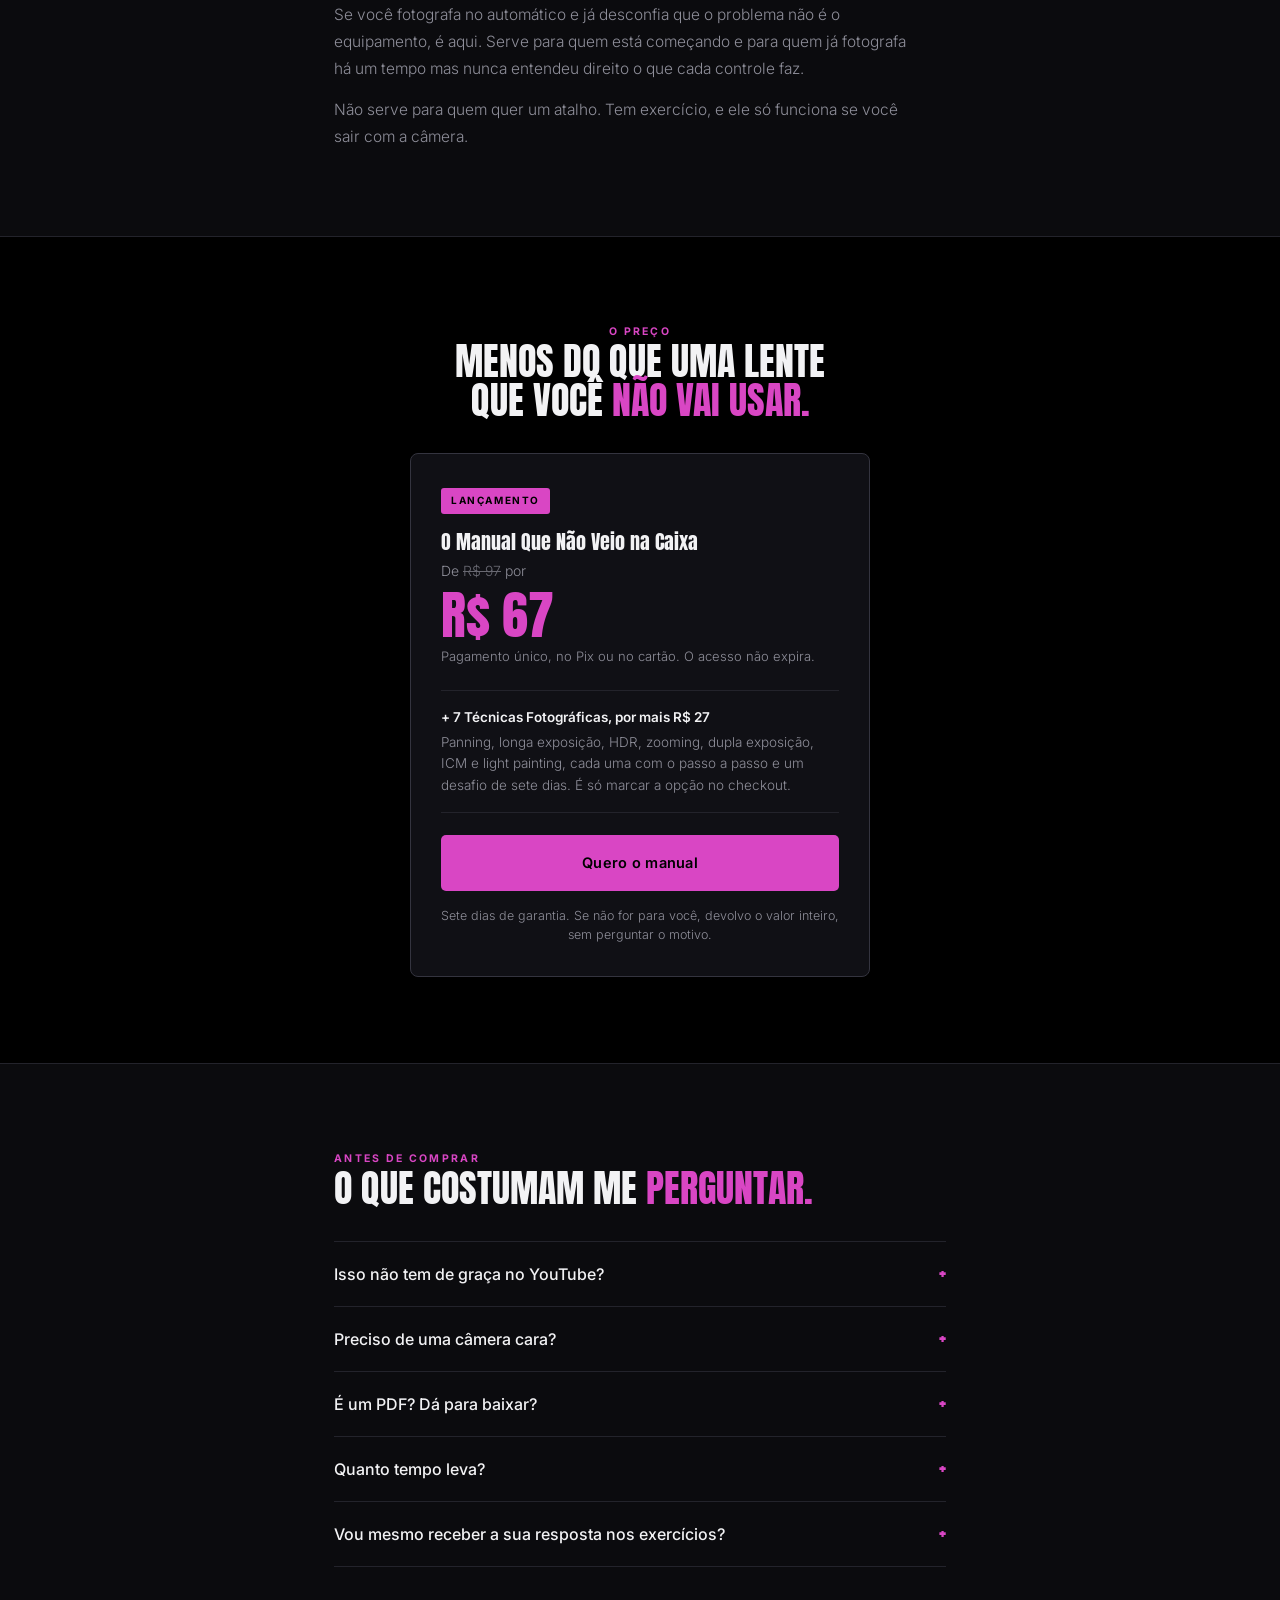
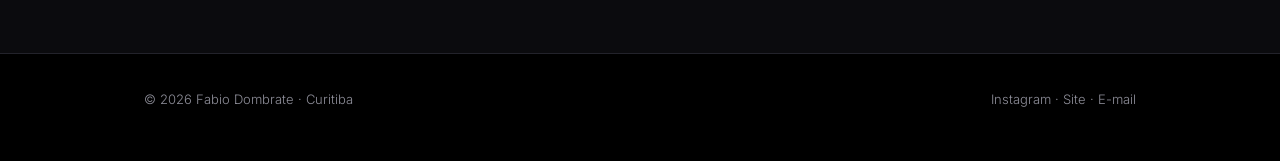
<file: ebook/index.html>
<!DOCTYPE html>
<html lang="pt-BR">
<head>
<meta charset="UTF-8">
<meta name="viewport" content="width=device-width, initial-scale=1.0">
<title>O Manual Que Não Veio na Caixa · Fabio Dombrate</title>
<meta name="description" content="Um manual de fotografia que você usa, não só lê: simulador de exposição, exercícios com a sua foto e o Fabio comentando o que você fez.">
<link rel="preconnect" href="https://fonts.googleapis.com">
<link rel="preconnect" href="https://fonts.gstatic.com" crossorigin>
<link href="https://fonts.googleapis.com/css2?family=Anton&family=Inter:wght@300;400;500;600;700&display=swap" rel="stylesheet">
<style>
:root{--bg:#000;--bg2:#0b0b0e;--panel:#101015;--line:#23232b;--line2:#34343f;
  --txt:#f2f2f4;--mut:#8e8e99;--acc:#d946c4;--ok:#4ade80;
  --disp:'Anton',Impact,sans-serif;--body:'Inter',system-ui,sans-serif;--maxw:1040px}
*{margin:0;padding:0;box-sizing:border-box}
html{scroll-behavior:smooth;-webkit-text-size-adjust:100%}
body{background:var(--bg);color:var(--txt);font-family:var(--body);font-weight:300;line-height:1.75;
  font-size:16px;-webkit-font-smoothing:antialiased;overflow-x:hidden}
img{max-width:100%;display:block}
a{color:inherit;text-decoration:none}
.wrap{max-width:var(--maxw);margin:0 auto;padding:0 24px}
.narrow{max-width:660px}
h1,h2,h3,.dn{font-family:var(--disp);font-weight:400;text-transform:uppercase;line-height:1.02;text-wrap:balance}
.eyebrow{font-size:10.5px;letter-spacing:.22em;text-transform:uppercase;font-weight:700;color:var(--acc)}
.mut{color:var(--mut)}

/* topo */
.topo{position:fixed;top:0;left:0;right:0;z-index:50;background:rgba(0,0,0,.86);
  backdrop-filter:blur(10px);border-bottom:1px solid var(--line)}
.topo .in{max-width:var(--maxw);margin:0 auto;padding:12px 24px;display:flex;align-items:center;gap:14px}
.fd{width:30px;height:30px;border:1.5px solid var(--acc);border-radius:5px;display:grid;place-items:center;
  font-family:var(--disp);font-size:13px;color:var(--acc);flex:0 0 auto}
.topo b{font-family:var(--disp);font-weight:400;font-size:15px;letter-spacing:.04em}
.topo .volta{margin-left:auto;font-size:12.5px;color:var(--mut)}

/* hero */
.hero{padding:120px 0 0}
.hgrid{display:grid;grid-template-columns:1fr 380px;gap:52px;align-items:center}
h1{font-size:clamp(38px,6.6vw,70px);margin:16px 0 20px}
h1 i{font-style:normal;color:var(--acc)}
.lead{font-size:18px;color:var(--txt);max-width:46ch;line-height:1.55}
.hcapa{border-radius:6px;overflow:hidden;border:1px solid var(--line)}
.ctas{display:flex;flex-wrap:wrap;gap:12px;margin-top:30px}
.btn{display:inline-flex;align-items:center;gap:9px;padding:14px 24px;border-radius:5px;
  font-size:14.5px;font-weight:600;letter-spacing:.02em;transition:.18s;border:1px solid transparent;cursor:pointer}
.btn-p{background:var(--acc);color:#000}
.btn-p:hover{filter:brightness(1.12)}
.btn-s{border-color:var(--line2);color:var(--txt)}
.btn-s:hover{border-color:var(--txt)}
.sob{font-size:12.5px;color:var(--mut);margin-top:14px}

/* numeros */
.nums{display:grid;grid-template-columns:repeat(auto-fit,minmax(130px,1fr));gap:1px;background:var(--line);
  border:1px solid var(--line);border-radius:6px;overflow:hidden;margin-top:70px}
.nums div{background:var(--bg2);padding:18px 20px}
.nums b{font-family:var(--disp);font-weight:400;font-size:30px;display:block;line-height:1}
.nums span{font-size:12.5px;color:var(--mut);display:block;margin-top:5px}

section{padding:86px 0}
h2{font-size:clamp(25px,4vw,38px);margin-bottom:14px}
h2 i{font-style:normal;color:var(--acc)}
.sub{color:var(--mut);max-width:58ch;font-size:15.5px}

/* demo */
.demo{background:var(--bg2);border:1px solid var(--line);border-radius:8px;overflow:hidden;margin-top:34px;
  display:grid;grid-template-columns:1fr 290px}
.dstage{position:relative;background:#000;min-height:300px;overflow:hidden}
.dstage img{width:100%;height:100%;object-fit:cover;transition:filter .18s}
.dgrain{position:absolute;inset:0;pointer-events:none;opacity:0;transition:opacity .18s;
  background-image:url("data:image/svg+xml,%3Csvg xmlns='http://www.w3.org/2000/svg' width='120' height='120'%3E%3Cfilter id='n'%3E%3CfeTurbulence type='fractalNoise' baseFrequency='.9' numOctaves='3'/%3E%3C/filter%3E%3Crect width='120' height='120' filter='url(%23n)' opacity='.55'/%3E%3C/svg%3E")}
.dctl{padding:24px 24px 26px;border-left:1px solid var(--line)}
.dctl .lb{font-size:10.5px;letter-spacing:.16em;text-transform:uppercase;font-weight:700;color:var(--mut);
  display:flex;justify-content:space-between;align-items:baseline;margin-bottom:7px}
.dctl .lb b{font-family:var(--body);font-weight:600;font-size:14px;color:var(--txt);letter-spacing:0;text-transform:none}
.dctl input[type=range]{width:100%;margin-bottom:20px;accent-color:var(--acc)}
.dnota{font-size:12.5px;color:var(--mut);border-top:1px solid var(--line);padding-top:14px;line-height:1.5}

/* modulos */
.mods{display:grid;grid-template-columns:repeat(auto-fill,minmax(228px,1fr));gap:14px;margin-top:34px}
.mod{border:1px solid var(--line);border-radius:6px;overflow:hidden;background:var(--bg2)}
.mod .im{aspect-ratio:16/10;overflow:hidden;background:#000}
.mod .im img{width:100%;height:100%;object-fit:cover;opacity:.82}
.mod .tx{padding:14px 16px 17px}
.mod .n{font-family:var(--disp);font-size:11px;letter-spacing:.14em;color:var(--c)}
.mod h3{font-size:16px;margin:5px 0 6px;letter-spacing:.01em}
.mod p{font-size:13px;color:var(--mut);line-height:1.5}

/* feedback */
.destaque{border:1px solid var(--acc);border-radius:8px;padding:34px 32px;
  background:linear-gradient(170deg,rgba(217,70,196,.09),transparent 65%);margin-top:34px}
.destaque h3{font-size:21px;margin-bottom:12px}
.destaque p{max-width:56ch;font-size:15.5px}

/* preco */
.caixa{max-width:460px;margin:34px auto 0;border:1px solid var(--line2);border-radius:8px;
  background:var(--panel);padding:30px 30px 32px}
.caixa .tag{display:inline-block;font-size:10px;letter-spacing:.16em;text-transform:uppercase;font-weight:700;
  color:#000;background:var(--acc);padding:4px 10px;border-radius:3px;margin-bottom:16px}
.caixa .nome{font-family:var(--disp);font-size:20px;line-height:1.15;margin-bottom:6px}
.caixa .de{font-size:14px;color:var(--mut)}
.caixa .de s{opacity:.7}
.caixa .val{font-family:var(--disp);font-size:52px;color:var(--acc);line-height:1;margin:6px 0 4px}
.caixa .vez{font-size:13px;color:var(--mut);margin-bottom:22px}
.bump{border-top:1px solid var(--line);border-bottom:1px solid var(--line);padding:16px 0;margin-bottom:22px;
  font-size:13.5px;color:var(--mut);line-height:1.6}
.bump b{color:var(--txt);font-weight:600;display:block;margin-bottom:3px}
.caixa .btn{width:100%;justify-content:center}
.garantia{font-size:12.5px;color:var(--mut);text-align:center;margin-top:16px;line-height:1.5}

/* faq */
.faq{margin-top:34px;border-top:1px solid var(--line)}
.faq details{border-bottom:1px solid var(--line)}
.faq summary{padding:18px 0;font-size:16px;font-weight:500;cursor:pointer;list-style:none;
  display:flex;justify-content:space-between;gap:16px;align-items:baseline}
.faq summary::-webkit-details-marker{display:none}
.faq summary::after{content:'+';font-family:var(--disp);color:var(--acc);font-size:20px;line-height:1}
.faq details[open] summary::after{content:'–'}
.faq p{padding:0 0 20px;color:var(--mut);max-width:62ch;font-size:15px}

footer{border-top:1px solid var(--line);padding:34px 0 50px;font-size:13px;color:var(--mut)}
footer .lin{display:flex;justify-content:space-between;gap:18px;flex-wrap:wrap;align-items:center}
footer a{color:var(--mut)}
footer a:hover{color:var(--txt)}

@media(max-width:860px){
  .hgrid{grid-template-columns:1fr;gap:34px}
  .hcapa{max-width:320px}
  .demo{grid-template-columns:1fr}
  .dctl{border-left:none;border-top:1px solid var(--line)}
  .dstage{min-height:240px}
}
@media(max-width:560px){.hero{padding-top:96px}section{padding:62px 0}}
@media(prefers-reduced-motion:reduce){*{transition:none!important}}
</style>
</head>
<body>

<header class="topo">
  <div class="in">
    <span class="fd">FD</span>
    <b>Fabio Dombrate</b>
    <a href="/" class="volta">voltar ao site</a>
  </div>
</header>

<!-- HERO -->
<div class="hero">
  <div class="wrap">
    <div class="hgrid">
      <div>
        <div class="eyebrow">O Manual Que Não Veio na Caixa</div>
        <h1>Um manual de fotografia que você <i>usa</i>, não só lê.</h1>
        <p class="lead">Dezoito capítulos, um simulador de exposição para mexer, exercícios onde você registra a sua própria foto, e eu comentando o que você fez.</p>
        <div class="ctas">
          <a href="CHECKOUT_URL" class="btn btn-p">Quero o manual completo</a>
          <a href="MODULO1_URL" class="btn btn-s">Começar de graça pelo módulo 1</a>
        </div>
        <p class="sob">Abre no celular e no computador, sem instalar nada. Atualizações inclusas.</p>
      </div>
      <div class="hcapa"><img src="/img/capa-manual-02.jpg" srcset="/img/capa-manual-02.jpg 1351w, /img/capa-manual-02-lg.jpg 2200w" sizes="(max-width:860px) 320px, 380px" alt="Capa do manual"></div>
    </div>

    <div class="nums">
      <div><b>18</b><span>capítulos em 7 módulos</span></div>
      <div><b>11</b><span>exercícios para fazer</span></div>
      <div><b>26</b><span>fotos minhas, explicadas</span></div>
      <div><b>9</b><span>modos da câmera, um a um</span></div>
    </div>
  </div>
</div>

<!-- DEMO -->
<section>
  <div class="wrap">
    <div class="eyebrow">Por que não é um PDF</div>
    <h2>Mexa aqui e veja <i>o que acontece.</i></h2>
    <p class="sub">Esta é uma amostra do simulador que está no capítulo 9. No manual ele tem a conta completa da exposição, com velocidade, abertura, ISO e o medidor em pontos.</p>

    <div class="demo">
      <div class="dstage">
        <img id="foto" src="/img/retrato-junior.jpg" alt="Retrato usado na amostra do simulador">
        <div class="dgrain" id="grao"></div>
      </div>
      <div class="dctl">
        <div class="lb"><span>ISO</span><b id="viso">100</b></div>
        <input type="range" id="siso" min="0" max="6" value="0" step="1" aria-label="ISO">

        <div class="lb"><span>Velocidade</span><b id="vvel">1/250</b></div>
        <input type="range" id="svel" min="0" max="6" value="3" step="1" aria-label="Velocidade do obturador">

        <p class="dnota" id="nota">Exposição equilibrada. Mexa nos controles e veja a foto escurecer, clarear e ganhar ruído.</p>
      </div>
    </div>
  </div>
</section>

<!-- MODULOS -->
<section style="background:var(--bg2);border-top:1px solid var(--line);border-bottom:1px solid var(--line)">
  <div class="wrap">
    <div class="eyebrow">O que tem dentro</div>
    <h2>Sete módulos, na ordem que <i>faz sentido.</i></h2>
    <p class="sub">Do olhar para a luz, da luz para a câmera, e da câmera para a rua. Cada módulo termina com algo para você fotografar.</p>

    <div class="mods">
      <div class="mod" style="--c:#a855f7"><div class="im"><img src="/img/dupla-exposicao.jpg" alt=""></div>
        <div class="tx"><div class="n">MÓDULO 1</div><h3>Aprender a ver</h3>
        <p>A pergunta antes do clique, a luz, a composição, a perspectiva e a paciência.</p></div></div>

      <div class="mod" style="--c:#ffd400"><div class="im"><img src="/img/luz-janela.jpg" alt=""></div>
        <div class="tx"><div class="n">MÓDULO 2</div><h3>A luz como matéria-prima</h3>
        <p>O estúdio que já existe na sua janela, a hora certa do dia e o que uma luz só resolve.</p></div></div>

      <div class="mod" style="--c:#2196f3"><div class="im"><img src="/img/zooming.jpg" alt=""></div>
        <div class="tx"><div class="n">MÓDULO 3</div><h3>A câmera a serviço do olhar</h3>
        <p>Os três pilares da exposição, o simulador, os nove modos do disco e o foco no lugar certo.</p></div></div>

      <div class="mod" style="--c:#e935b8"><div class="im"><img src="/img/retrato-posicionamento.jpg" alt=""></div>
        <div class="tx"><div class="n">MÓDULO 4</div><h3>Na prática</h3>
        <p>Retrato, pouca luz e movimento. Pontos de partida para situações que você vai viver.</p></div></div>

      <div class="mod" style="--c:#22d3ee"><div class="im"><img src="/img/retrato-externo.jpg" alt=""></div>
        <div class="tx"><div class="n">MÓDULO 5</div><h3>Depois do clique</h3>
        <p>Edição honesta, com antes e depois de verdade, e como não perder as suas fotos.</p></div></div>

      <div class="mod" style="--c:#a855f7"><div class="im"><img src="/img/pb-luzdura.jpg" alt=""></div>
        <div class="tx"><div class="n">MÓDULO 6</div><h3>Para terminar</h3>
        <p>O que fica depois que a técnica vira hábito.</p></div></div>

      <div class="mod" style="--c:#22d3ee"><div class="im"><img src="/img/longa-exposicao.jpg" alt=""></div>
        <div class="tx"><div class="n">MÓDULO 7</div><h3>Bônus, para deixar por perto</h3>
        <p>As fichas de consulta rápida, para abrir na hora da foto.</p></div></div>
    </div>
  </div>
</section>

<!-- FEEDBACK -->
<section>
  <div class="wrap narrow">
    <div class="eyebrow">O que nenhum ebook faz</div>
    <h2>Você fotografa, eu <i>comento.</i></h2>
    <p class="sub">Em onze pontos do manual eu paro e peço uma foto sua. Você registra ali mesmo, pelo celular, e ela fica guardada no seu diário.</p>
    <div class="destaque">
      <h3>E eu respondo algumas dessas fotos</h3>
      <p>Não é um robô dizendo que ficou ótima. Sou eu olhando a sua foto e dizendo o que eu teria feito diferente, do mesmo jeito que explico as minhas no manual. Como é o meu tempo, isso tem um limite por semana, e por isso o número de vagas do lançamento é pequeno.</p>
    </div>
  </div>
</section>

<!-- PRA QUEM -->
<section style="background:var(--bg2);border-top:1px solid var(--line);border-bottom:1px solid var(--line)">
  <div class="wrap narrow">
    <div class="eyebrow">Para quem é</div>
    <h2>Para quem tem uma câmera e sente que ela <i>poderia mais.</i></h2>
    <p class="sub" style="margin-top:14px">Se você fotografa no automático e já desconfia que o problema não é o equipamento, é aqui. Serve para quem está começando e para quem já fotografa há um tempo mas nunca entendeu direito o que cada controle faz.</p>
    <p class="sub" style="margin-top:14px">Não serve para quem quer um atalho. Tem exercício, e ele só funciona se você sair com a câmera.</p>
  </div>
</section>

<!-- PRECO -->
<section>
  <div class="wrap">
    <div class="narrow" style="margin:0 auto;text-align:center">
      <div class="eyebrow">O preço</div>
      <h2>Menos do que uma lente que você <i>não vai usar.</i></h2>
    </div>

    <div class="caixa">
      <span class="tag">Lançamento</span>
      <div class="nome">O Manual Que Não Veio na Caixa</div>
      <div class="de">De <s>R$ 97</s> por</div>
      <div class="val">R$ 67</div>
      <div class="vez">Pagamento único, no Pix ou no cartão. O acesso não expira.</div>

      <div class="bump">
        <b>+ 7 Técnicas Fotográficas, por mais R$ 27</b>
        Panning, longa exposição, HDR, zooming, dupla exposição, ICM e light painting, cada uma com o passo a passo e um desafio de sete dias. É só marcar a opção no checkout.
      </div>

      <a href="CHECKOUT_URL" class="btn btn-p">Quero o manual</a>
      <p class="garantia">Sete dias de garantia. Se não for para você, devolvo o valor inteiro, sem perguntar o motivo.</p>
    </div>
  </div>
</section>

<!-- FAQ -->
<section style="background:var(--bg2);border-top:1px solid var(--line)">
  <div class="wrap narrow">
    <div class="eyebrow">Antes de comprar</div>
    <h2>O que costumam me <i>perguntar.</i></h2>
    <div class="faq">
      <details><summary>Isso não tem de graça no YouTube?</summary>
        <p>Tem, e muita coisa boa. O que não tem é alguém olhando a foto que você fez e dizendo o que mudar. Vídeo solto ensina o conceito, mas quem tenta sozinho em casa trava no primeiro detalhe e desiste. O manual tem a ordem das coisas, o exercício depois de cada ideia e eu do outro lado.</p></details>
      <details><summary>Preciso de uma câmera cara?</summary>
        <p>Não. Quase tudo aqui funciona em qualquer câmera que deixe sair do automático, inclusive as mais simples. Boa parte do módulo 1 e do módulo 2 funciona até no celular, porque é sobre olhar e sobre luz.</p></details>
      <details><summary>É um PDF? Dá para baixar?</summary>
        <p>Não é PDF, e é de propósito. O simulador, os comparadores de arrastar e o registro dos exercícios não cabem num arquivo. Você abre pelo navegador, no celular ou no computador, e continua de onde parou.</p></details>
      <details><summary>Quanto tempo leva?</summary>
        <p>Dá para ler em algumas noites, mas não é essa a ideia. Os exercícios pedem que você saia com a câmera entre um módulo e outro, então o ritmo é seu.</p></details>
      <details><summary>Vou mesmo receber a sua resposta nos exercícios?</summary>
        <p>Nas vagas do lançamento, sim, e é por isso que elas são poucas. Prefiro responder pouca gente de verdade a prometer para todo mundo e não dar conta.</p></details>
    </div>
  </div>
</section>

<footer>
  <div class="wrap">
    <div class="lin">
      <span>© 2026 Fabio Dombrate · Curitiba</span>
      <span>
        <a href="https://instagram.com/fabio.dombrate" target="_blank" rel="noopener">Instagram</a> ·
        <a href="/">Site</a> ·
        <a href="mailto:contato@dombratefotografia.com.br">E-mail</a>
      </span>
    </div>
  </div>
</footer>

<script>
(function(){
  var ISOS=[100,200,400,800,1600,6400,12800];
  var VELS=['1/2000','1/1000','1/500','1/250','1/125','1/60','1/30'];
  var foto=document.getElementById('foto'), grao=document.getElementById('grao');
  var siso=document.getElementById('siso'), svel=document.getElementById('svel');
  var viso=document.getElementById('viso'), vvel=document.getElementById('vvel'), nota=document.getElementById('nota');
  if(!foto) return;

  function pinta(){
    var i=+siso.value, v=+svel.value;
    viso.textContent=ISOS[i];
    vvel.textContent=VELS[v];
    // cada passo de ISO dobra a luz; cada passo de velocidade tambem. 3 e o equilibrio.
    var passos=(i)+(v-3);
    var brilho=Math.pow(1.26,passos);
    foto.style.filter='brightness('+Math.min(2.1,Math.max(.32,brilho)).toFixed(2)+')';
    grao.style.opacity=(i*0.055).toFixed(3);
    var t;
    if(passos>2) t='Clara demais. Baixe o ISO ou acelere o obturador.';
    else if(passos<-2) t='Escura demais. Suba o ISO ou deixe o obturador mais lento.';
    else if(i>=4) t='Exposição ok, mas repare no ruído que o ISO alto trouxe.';
    else t='Exposição equilibrada.';
    nota.textContent=t+' No manual essa conta aparece em pontos, com a abertura junto.';
  }
  siso.addEventListener('input',pinta);
  svel.addEventListener('input',pinta);
  pinta();
})();
</script>
<script src="/review.js"></script>
</body>
</html>
</file>
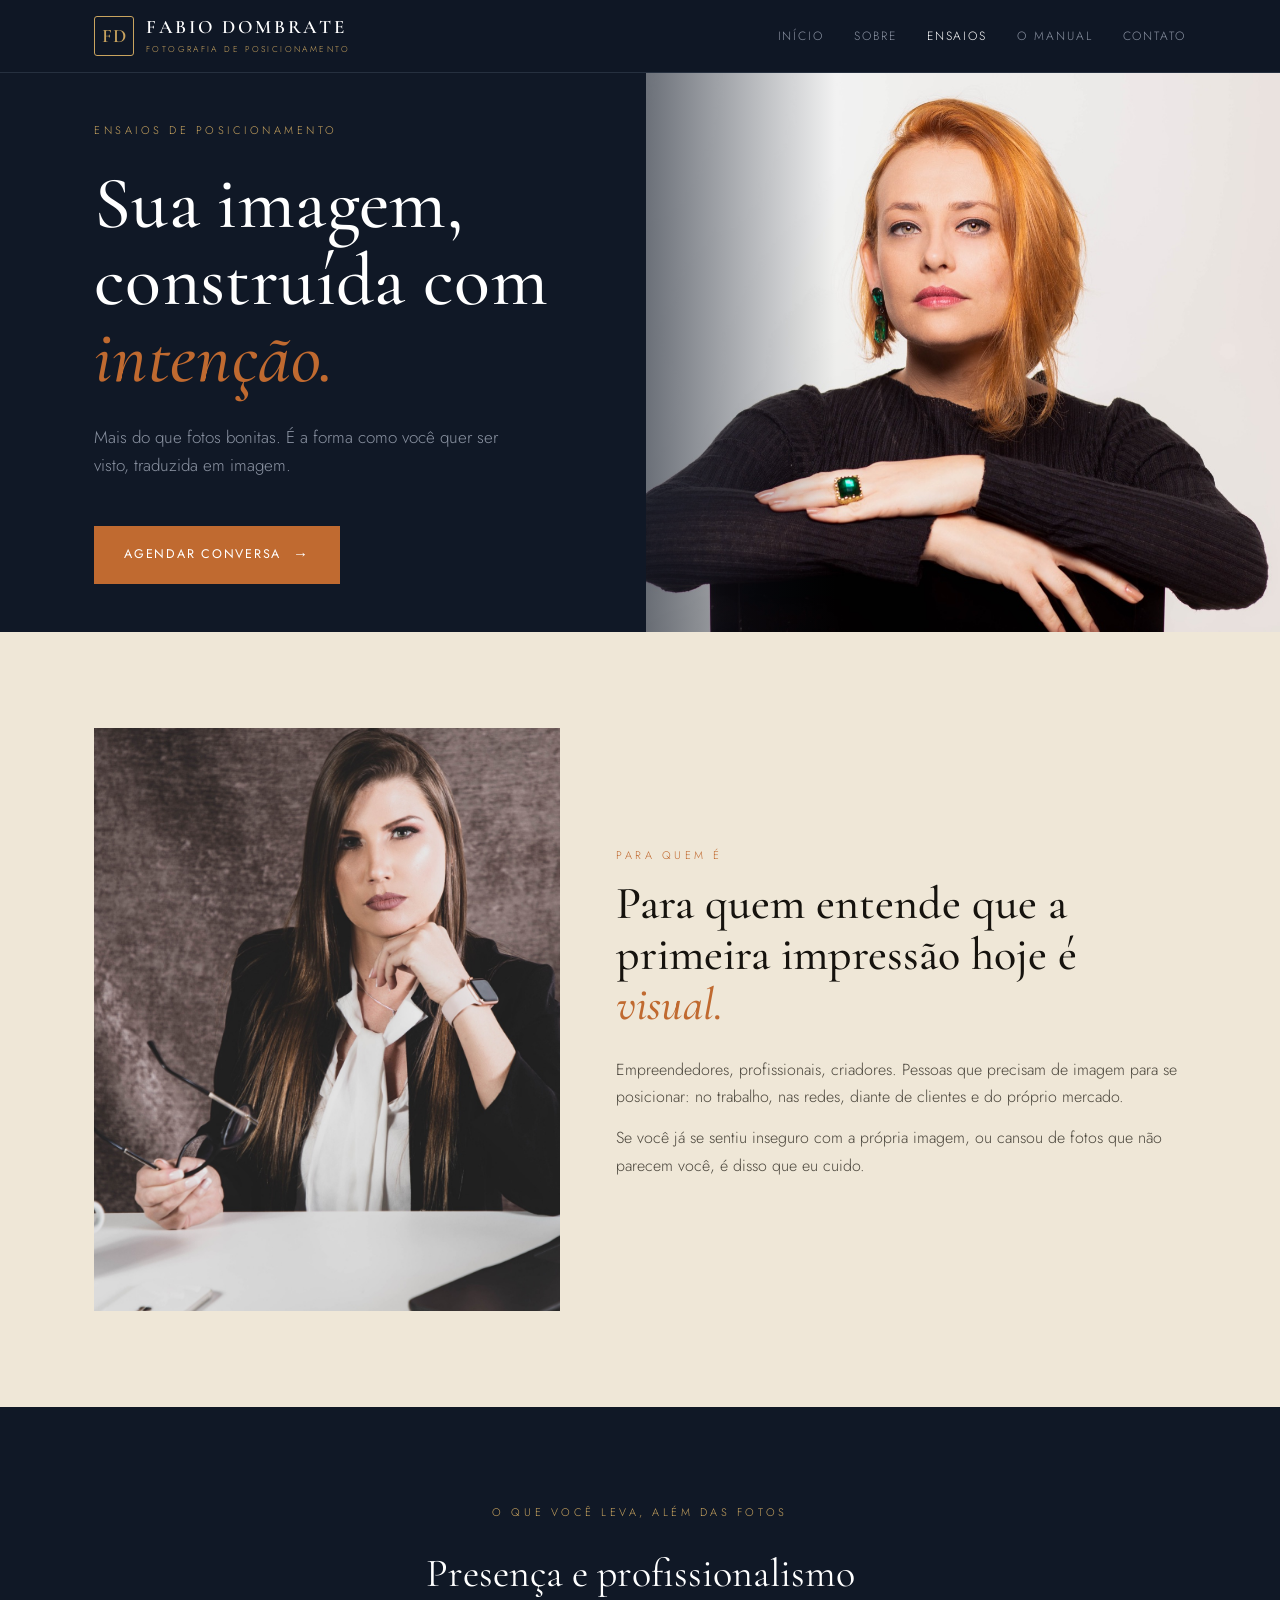
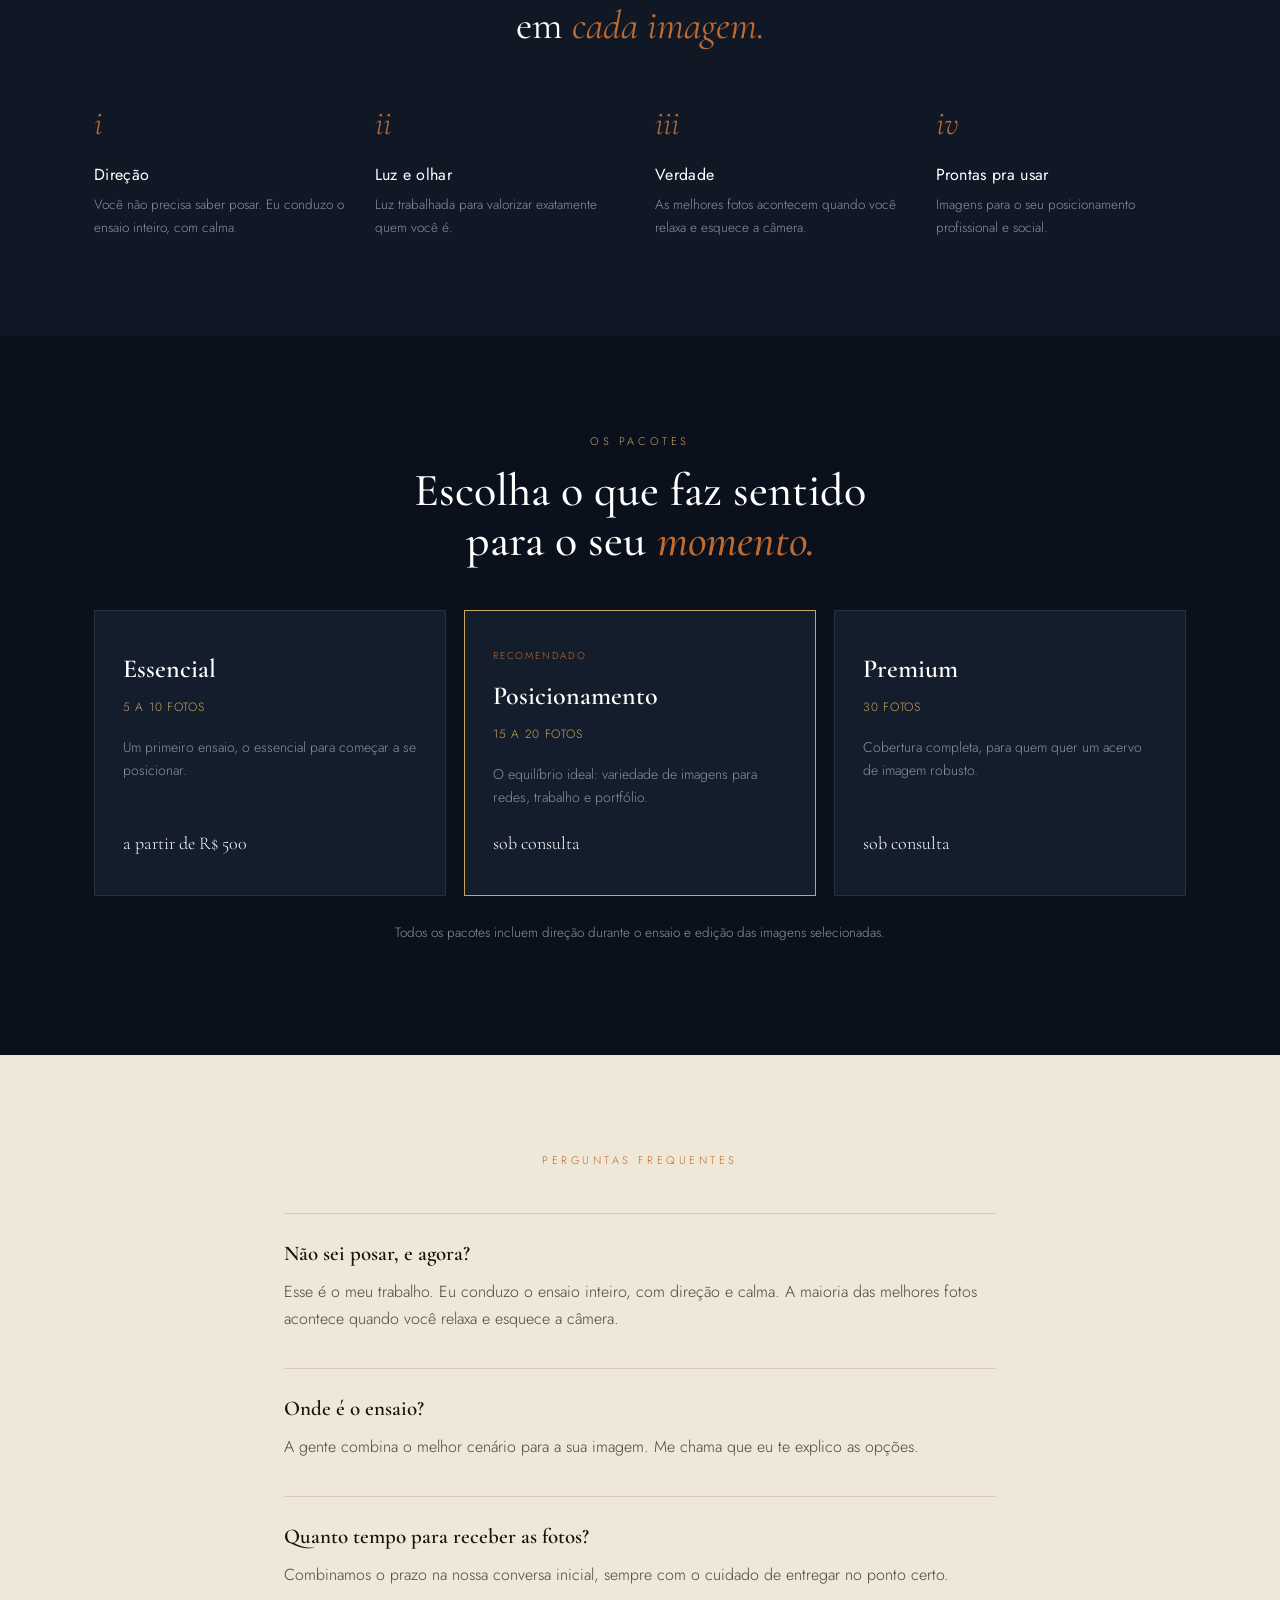
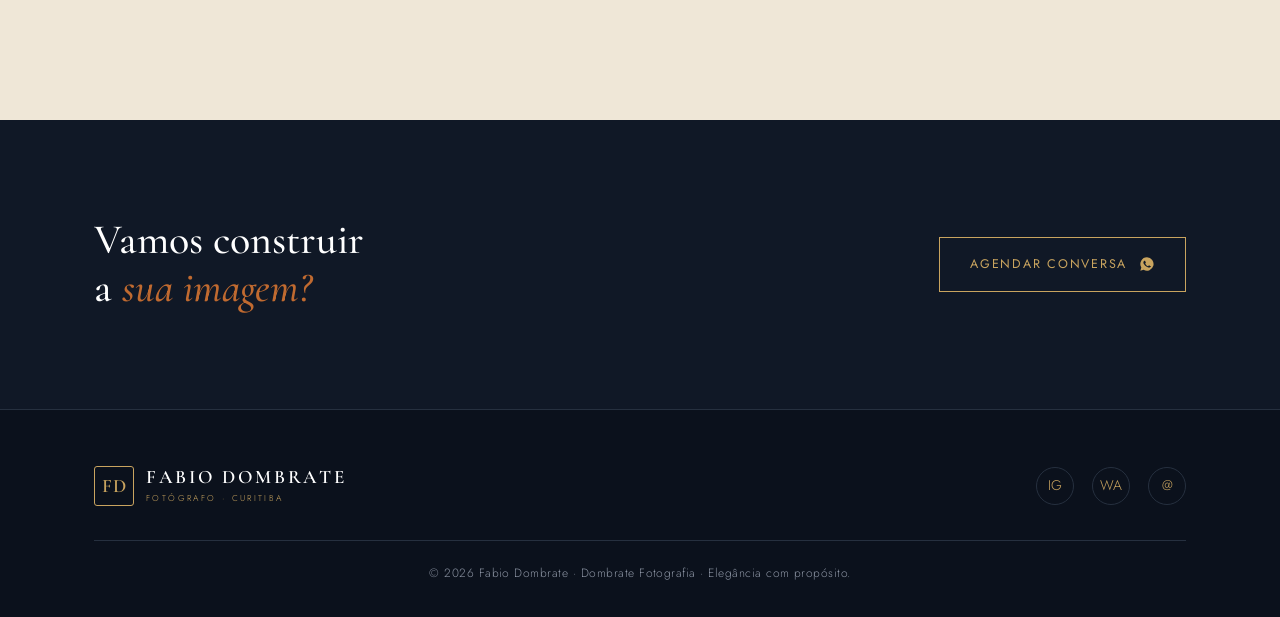
<file: ensaios/index.html>
<!DOCTYPE html>
<html lang="pt-BR">
<head>
<meta charset="UTF-8">
<meta name="viewport" content="width=device-width, initial-scale=1.0">
<title>Ensaios de Posicionamento · Fabio Dombrate</title>
<meta name="description" content="Um ensaio de posicionamento é a forma como você quer ser visto, traduzida em imagem. Direção, luz e olhar para construir a sua presença.">
<link rel="stylesheet" href="/css/site.css">
</head>
<body>

<header class="nav">
  <div class="nav-in">
    <a href="/" class="brand"><span class="mono">FD</span><span class="nm"><b>Fabio Dombrate</b><small>Fotografia de posicionamento</small></span></a>
    <nav class="nav-links">
      <a href="/">Início</a>
      <a href="/sobre/">Sobre</a>
      <a href="/ensaios/" class="active">Ensaios</a>
      <a href="/ebook/">O Manual</a>
      <a href="https://wa.me/5541000000000">Contato</a>
    </nav>
  </div>
</header>

<!-- HERO -->
<section class="hero" style="padding:0">
  <div class="htxt" style="padding-left:max(34px, calc((100vw - 1160px)/2 + 34px))">
    <div class="eyebrow">Ensaios de Posicionamento</div>
    <h1 class="display mt-m">Sua imagem,<br>construída com<br><span class="it">intenção.</span></h1>
    <p class="lead mt-m" style="max-width:440px">Mais do que fotos bonitas. É a forma como você quer ser visto, traduzida em imagem.</p>
    <div class="cta-row"><a href="https://wa.me/5541000000000" class="btn btn-gold">Agendar conversa <span class="ar">→</span></a></div>
  </div>
  <div class="himg"><img src="/img/elegante.jpg" alt="Ensaio de posicionamento"></div>
</section>

<!-- PRA QUEM (cream) -->
<section class="cream">
  <div class="wrap">
    <div class="about" style="align-items:center">
      <div class="aphoto"><img src="/img/business.jpg" alt=""></div>
      <div>
        <div class="eyebrow">Para quem é</div>
        <h2 class="sec-title mt-s">Para quem entende que a primeira impressão hoje é <span class="it">visual.</span></h2>
        <p class="mt-m" style="font-size:16px">Empreendedores, profissionais, criadores. Pessoas que precisam de imagem para se posicionar: no trabalho, nas redes, diante de clientes e do próprio mercado.</p>
        <p style="font-size:16px">Se você já se sentiu inseguro com a própria imagem, ou cansou de fotos que não parecem você, é disso que eu cuido.</p>
      </div>
    </div>
  </div>
</section>

<!-- O QUE LEVA (dark) -->
<section class="dark">
  <div class="narrow center">
    <div class="eyebrow">O que você leva, além das fotos</div>
    <p class="pull mt-m">Presença e profissionalismo<br>em <span class="it">cada imagem.</span></p>
  </div>
  <div class="wrap mt-l">
    <div class="steps">
      <div><div class="n">i</div><h4>Direção</h4><p>Você não precisa saber posar. Eu conduzo o ensaio inteiro, com calma.</p></div>
      <div><div class="n">ii</div><h4>Luz e olhar</h4><p>Luz trabalhada para valorizar exatamente quem você é.</p></div>
      <div><div class="n">iii</div><h4>Verdade</h4><p>As melhores fotos acontecem quando você relaxa e esquece a câmera.</p></div>
      <div><div class="n">iv</div><h4>Prontas pra usar</h4><p>Imagens para o seu posicionamento profissional e social.</p></div>
    </div>
  </div>
</section>

<!-- PACOTES (darker) -->
<section class="darker">
  <div class="wrap">
    <div class="eyebrow center">Os pacotes</div>
    <h2 class="sec-title center mt-s" style="margin-bottom:44px">Escolha o que faz sentido<br>para o seu <span class="it">momento.</span></h2>
    <div class="pkgs">
      <div class="pkg">
        <div class="name serif">Essencial</div>
        <div class="fotos">5 a 10 fotos</div>
        <div class="desc">Um primeiro ensaio, o essencial para começar a se posicionar.</div>
        <div class="price">a partir de R$ 500</div>
      </div>
      <div class="pkg feat">
        <div class="tagf">Recomendado</div>
        <div class="name serif">Posicionamento</div>
        <div class="fotos">15 a 20 fotos</div>
        <div class="desc">O equilíbrio ideal: variedade de imagens para redes, trabalho e portfólio.</div>
        <div class="price">sob consulta</div>
      </div>
      <div class="pkg">
        <div class="name serif">Premium</div>
        <div class="fotos">30 fotos</div>
        <div class="desc">Cobertura completa, para quem quer um acervo de imagem robusto.</div>
        <div class="price">sob consulta</div>
      </div>
    </div>
    <p class="center mt-m" style="font-size:13.5px;color:var(--cmuted)">Todos os pacotes incluem direção durante o ensaio e edição das imagens selecionadas.</p>
  </div>
</section>

<!-- FAQ (cream) -->
<section class="cream">
  <div class="narrow">
    <div class="eyebrow center">Perguntas frequentes</div>
    <div class="mt-l">
      <div class="faq"><div class="faq-q">Não sei posar, e agora?</div><p>Esse é o meu trabalho. Eu conduzo o ensaio inteiro, com direção e calma. A maioria das melhores fotos acontece quando você relaxa e esquece a câmera.</p></div>
      <div class="faq"><div class="faq-q">Onde é o ensaio?</div><p>A gente combina o melhor cenário para a sua imagem. Me chama que eu te explico as opções.</p></div>
      <div class="faq"><div class="faq-q">Quanto tempo para receber as fotos?</div><p>Combinamos o prazo na nossa conversa inicial, sempre com o cuidado de entregar no ponto certo.</p></div>
    </div>
  </div>
</section>

<!-- CTA -->
<section class="dark">
  <div class="wrap">
    <div class="cta">
      <div class="ctitle">Vamos construir<br>a <span class="it">sua imagem?</span></div>
      <a href="https://wa.me/5541000000000" class="btn btn-outline">Agendar conversa
        <svg width="16" height="16" viewBox="0 0 24 24" fill="currentColor"><path d="M12 2a10 10 0 0 0-8.5 15.2L2 22l4.9-1.3A10 10 0 1 0 12 2zm5.4 14.1c-.2.6-1.3 1.2-1.8 1.2-.5.1-1 .1-1.7-.1-.4-.1-.9-.3-1.6-.6-2.7-1.2-4.5-4-4.6-4.2-.1-.2-1.1-1.4-1.1-2.7s.7-1.9 1-2.2c.2-.2.5-.3.7-.3h.5c.2 0 .4 0 .6.5.2.5.7 1.8.8 1.9.1.1.1.3 0 .5-.3.6-.6.7-.8 1-.1.1-.3.3-.1.6.2.3.8 1.3 1.7 2.1 1.2 1 2.1 1.4 2.4 1.5.2.1.4.1.5-.1.2-.2.6-.7.8-1 .2-.3.3-.2.6-.1.2.1 1.5.7 1.8.9.3.1.4.2.5.3.1.2.1.7-.1 1.2z"/></svg>
      </a>
    </div>
  </div>
</section>

<footer class="ft">
  <div class="wrap">
    <div class="row">
      <a href="/" class="brand"><span class="mono">FD</span><span class="nm"><b>Fabio Dombrate</b><small>Fotógrafo · Curitiba</small></span></a>
      <div class="social">
        <a href="https://instagram.com/fabio.dombrate" target="_blank" rel="noopener">IG</a>
        <a href="https://wa.me/5541000000000">WA</a>
        <a href="mailto:contato@dombratefotografia.com.br">@</a>
      </div>
    </div>
    <div class="base">© 2026 Fabio Dombrate · Dombrate Fotografia · Elegância com propósito.</div>
  </div>
</footer>

<script src="/review.js"></script>
</body>
</html>
</file>
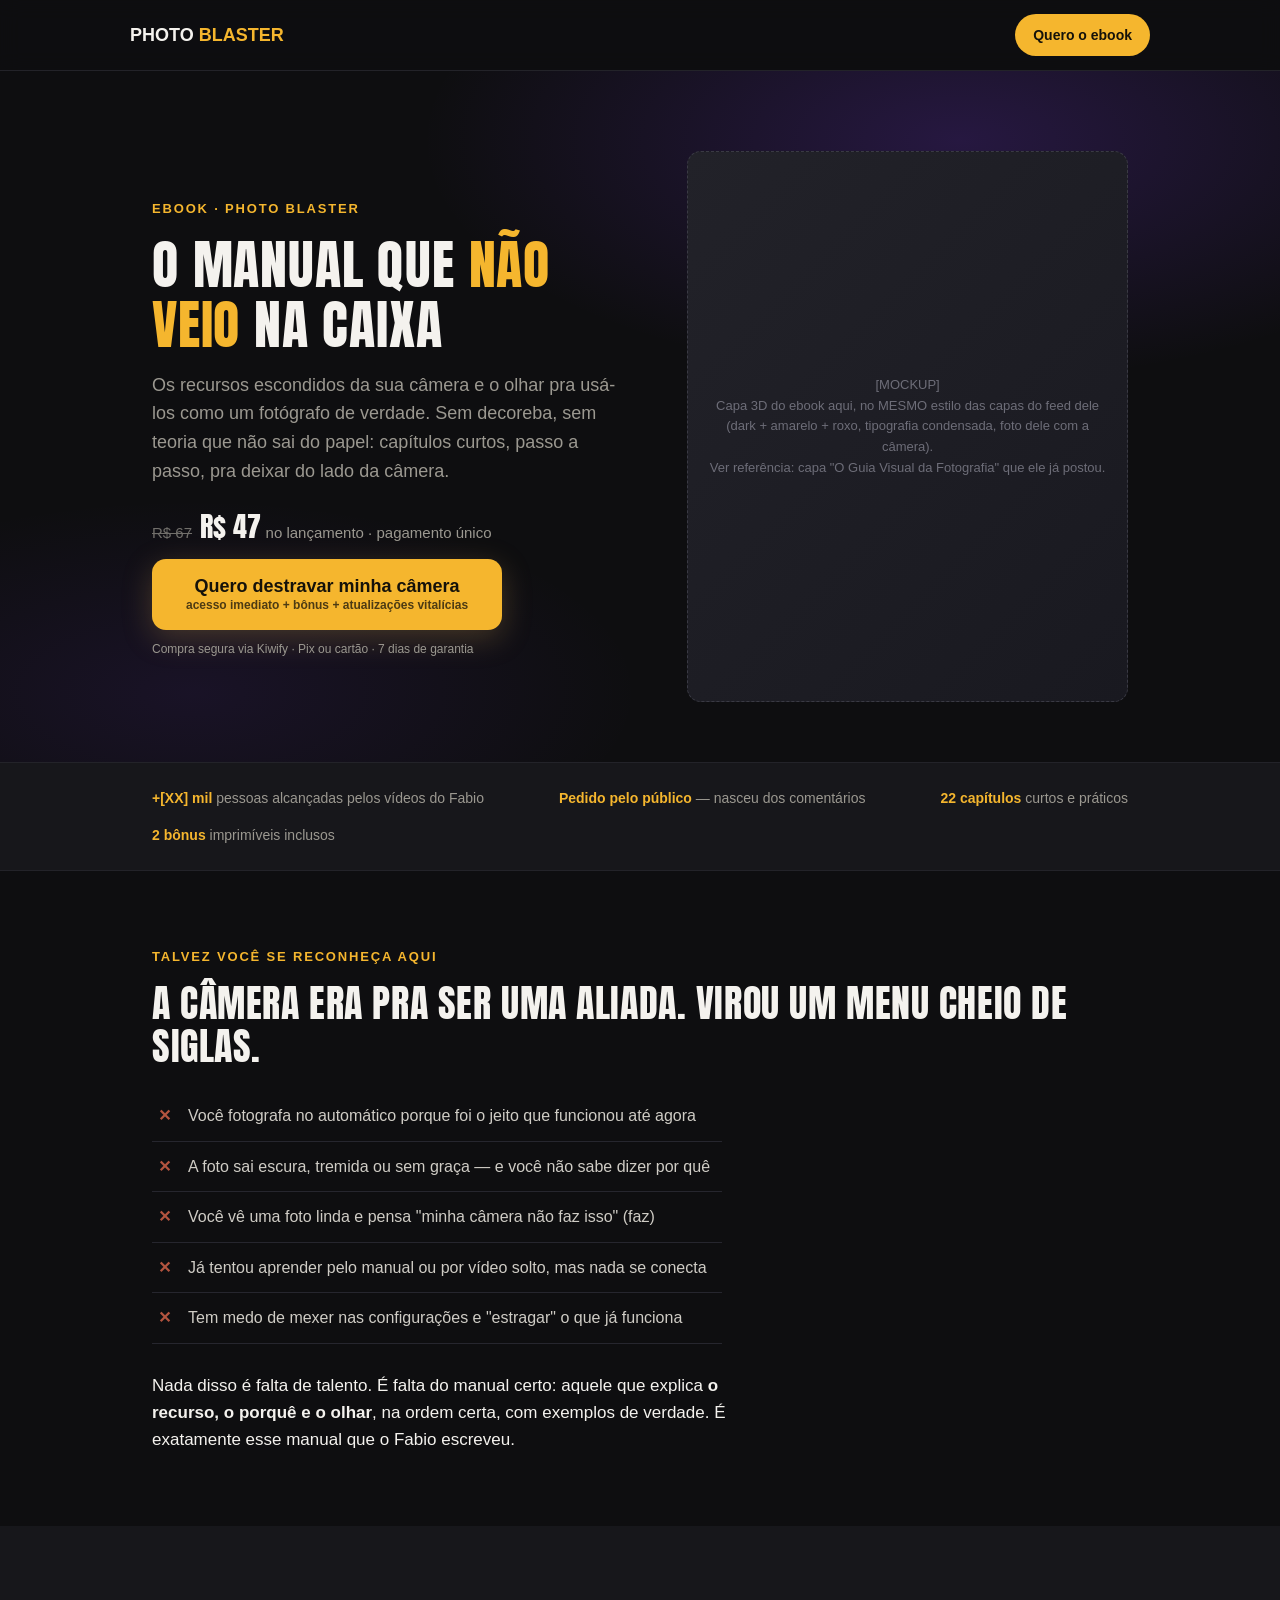
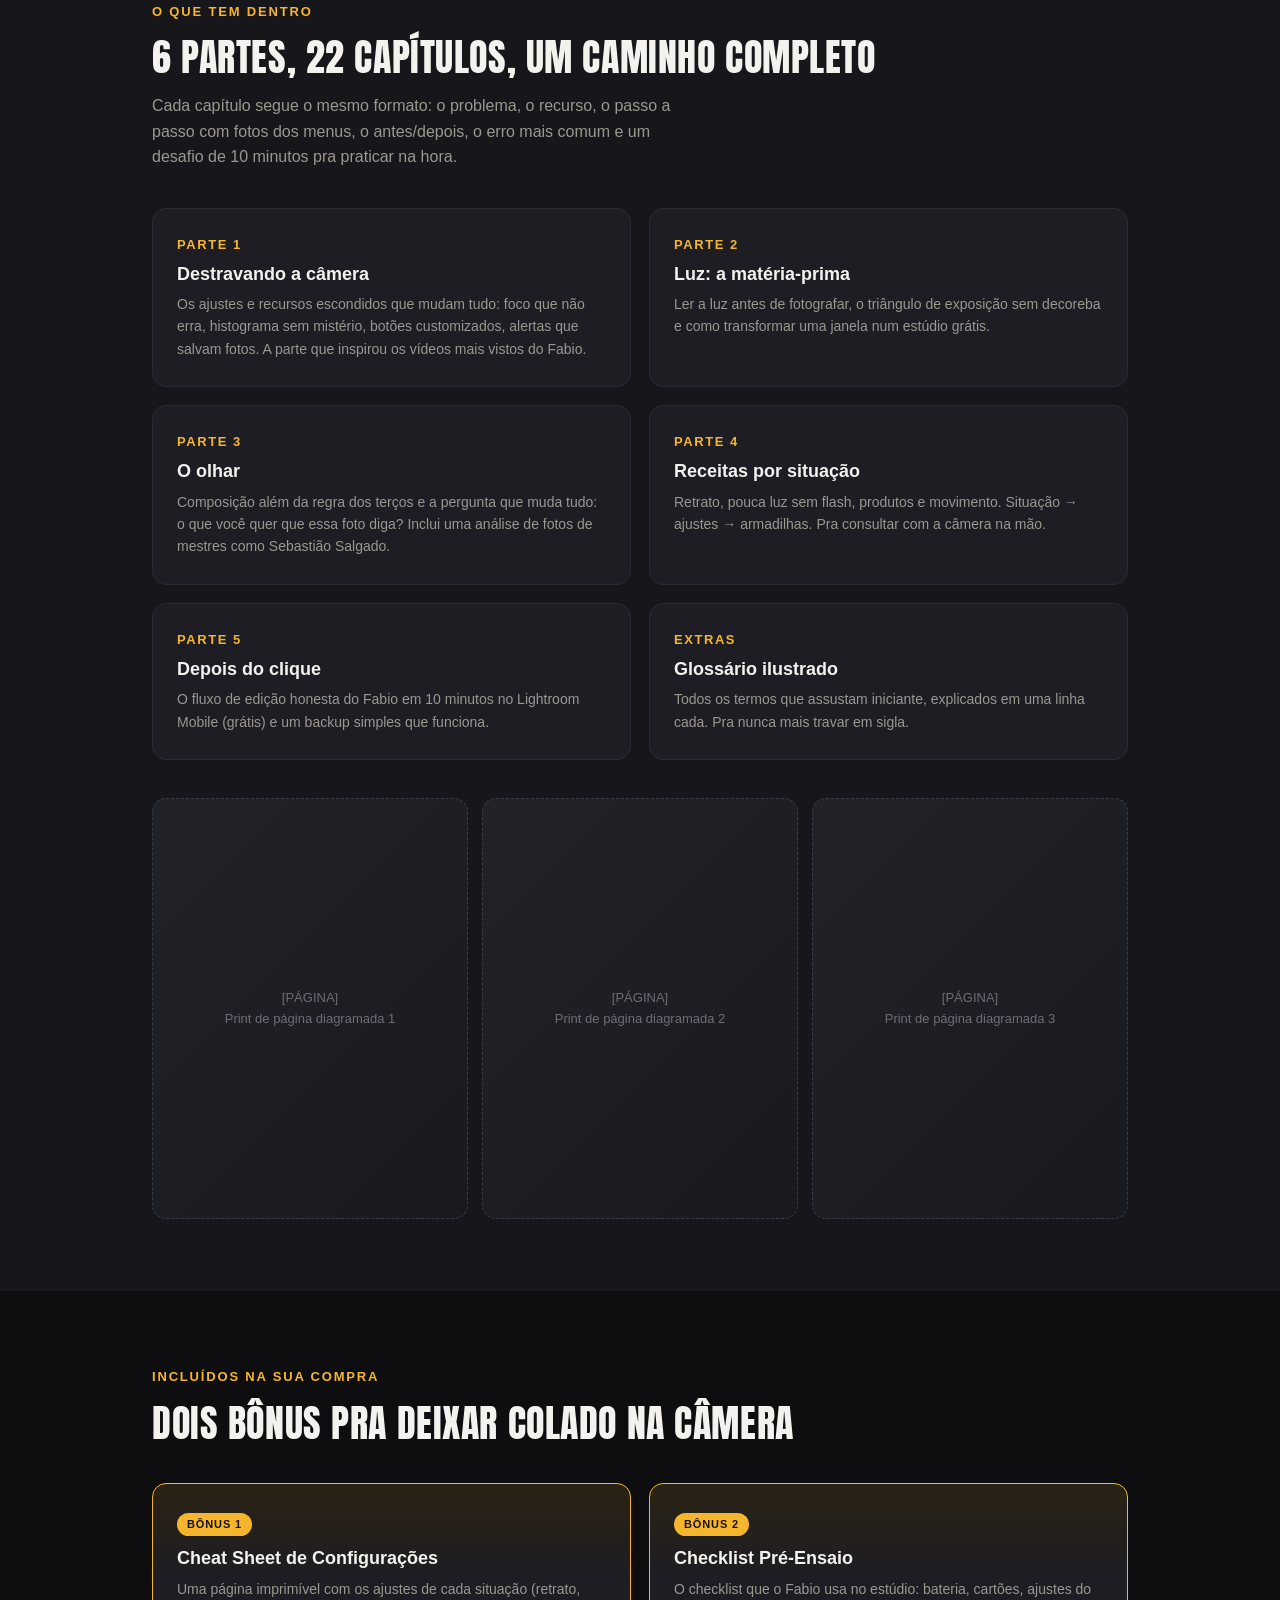
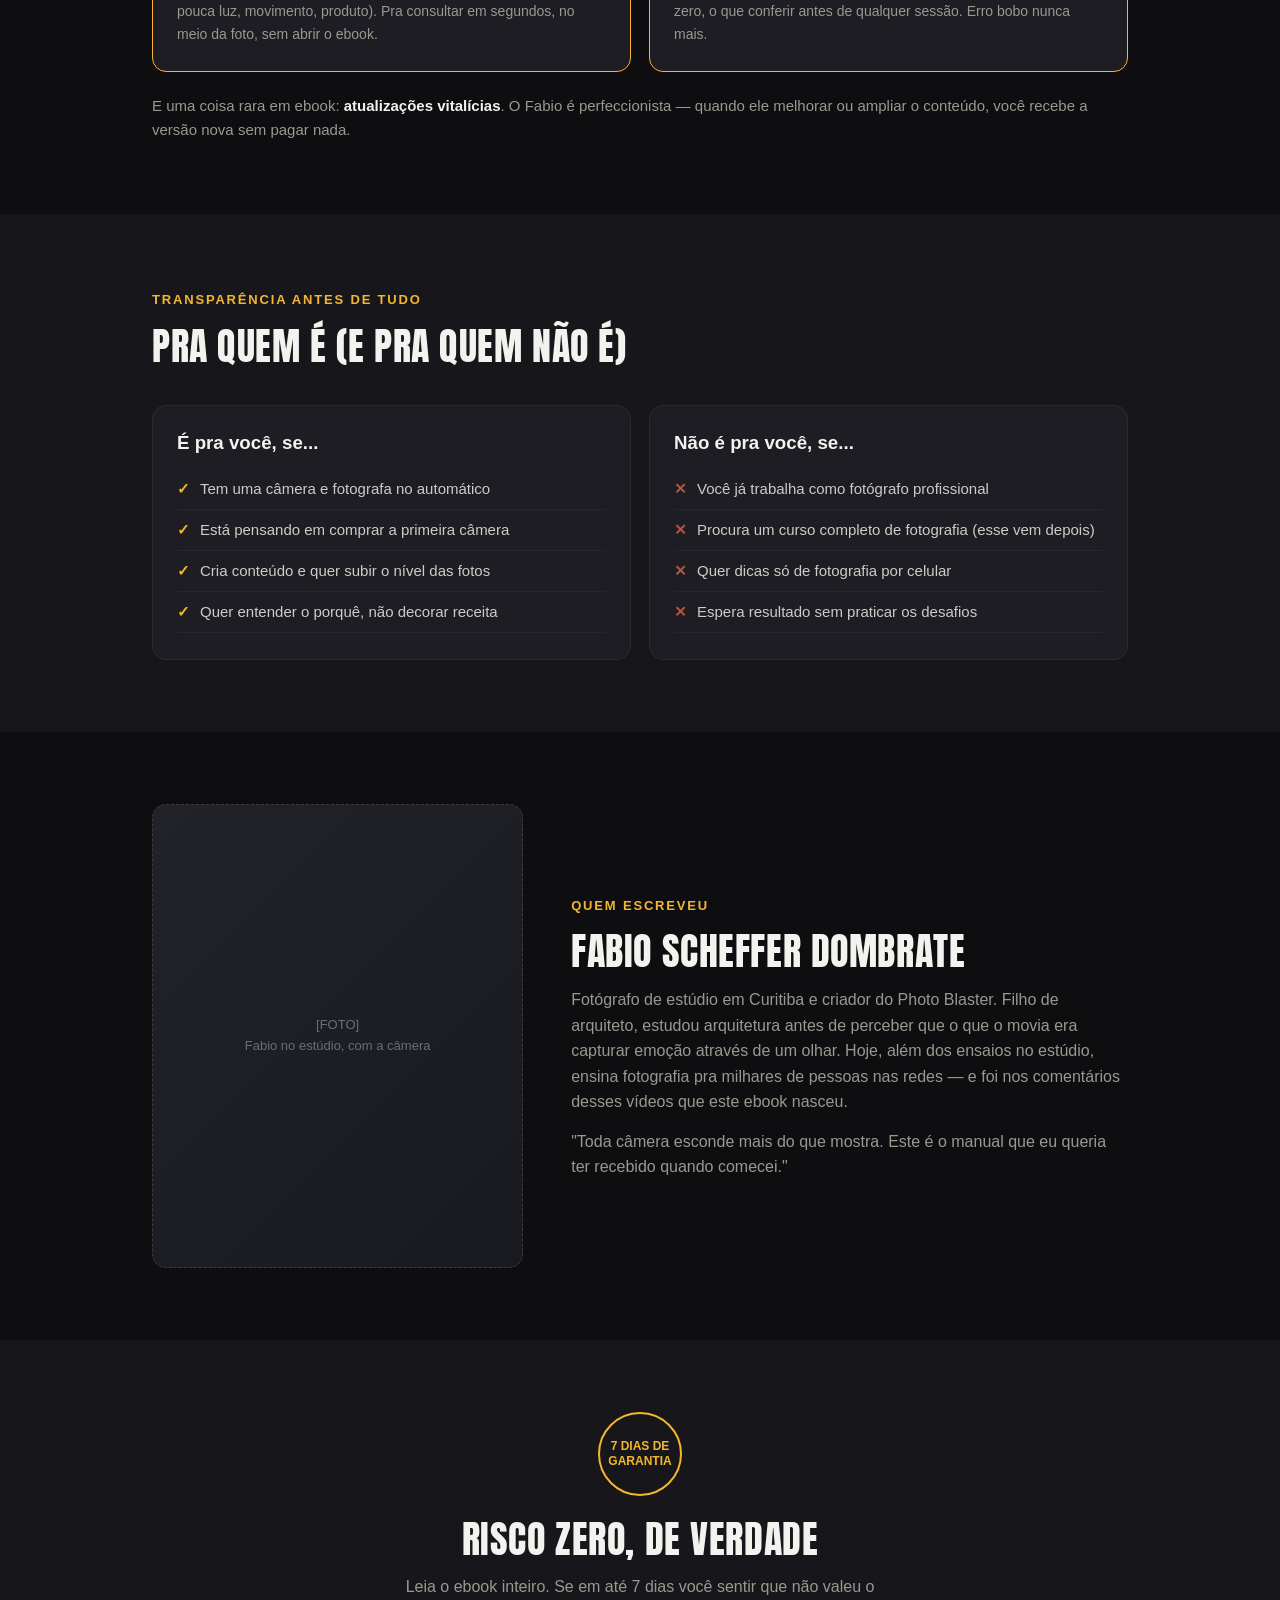
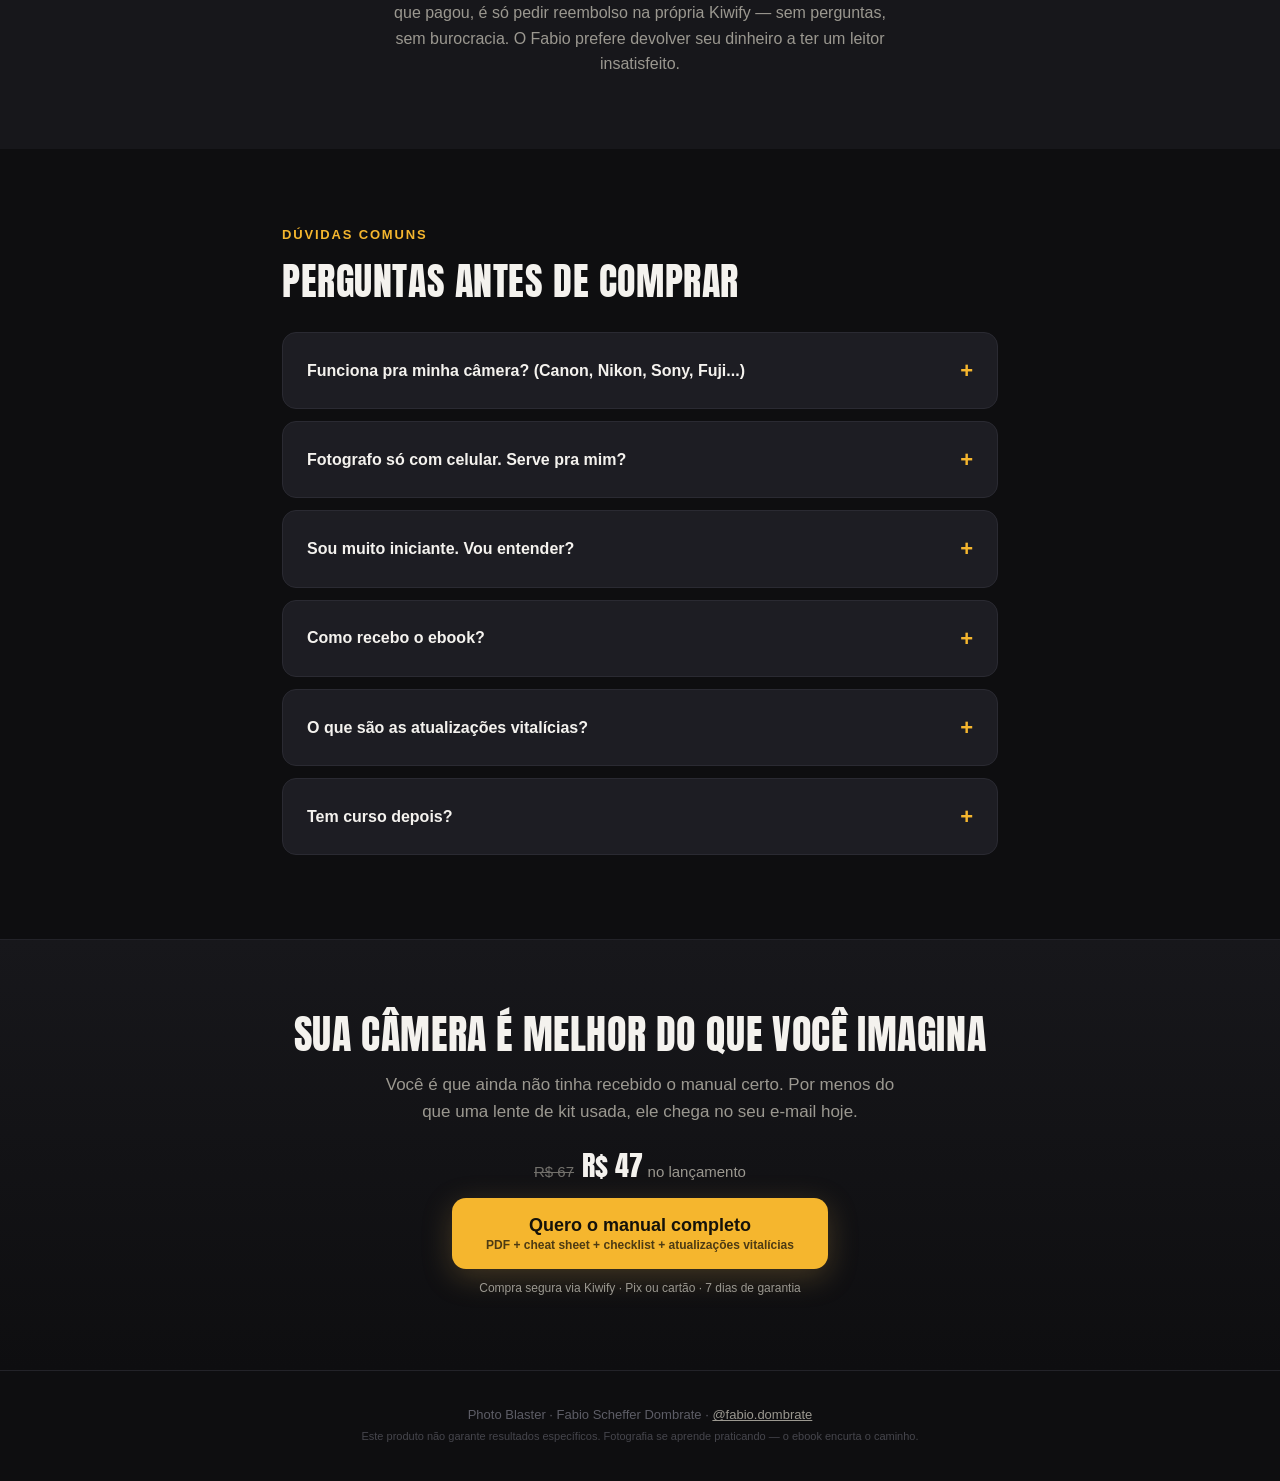
<file: lp-ebook/index.html>
<!DOCTYPE html>
<html lang="pt-BR">
<head>
<!--
  PHOTO BLASTER — Landing Page do Ebook "O Manual Que Não Veio na Caixa"
  ======================================================================
  ANTES DE PUBLICAR, o Fabio precisa trocar:
  1. LINK DO CHECKOUT: buscar por "https://pay.kiwify.com.br/XXXXXX" e trocar pelo link real da Kiwify
  2. MOCKUP DO EBOOK: bloco [MOCKUP] no hero — capa 3D (o Canva gera mockup de ebook pronto)
  3. PÁGINAS DE EXEMPLO: blocos [PÁGINA] — prints reais de 3 páginas diagramadas
  4. VÍDEO: bloco [VÍDEO] — ele folheando o ebook no celular/tablet, 30s
  5. NÚMEROS: buscar [XX] — seguidores, visualizações dos vídeos
  6. DEPOIMENTOS: na pré-venda usar comentários reais dos vídeos pedindo o ebook (print).
     Depois do lançamento, trocar por depoimentos de leitores.
  7. PREÇO: está R$ 47 (lançamento) riscando R$ 67 — ajustar quando o preço cheio valer
  8. PIXEL/TAG: colar pixel da Meta e/ou tag do Google se for rodar tráfego pago depois
-->
<meta charset="UTF-8">
<meta name="viewport" content="width=device-width, initial-scale=1.0">
<title>O Manual Que Não Veio na Caixa · Ebook do Photo Blaster</title>
<meta name="description" content="Os recursos escondidos da sua câmera e o olhar para usá-los como um fotógrafo de verdade. Ebook do Fabio Dombrate (Photo Blaster), com cheat sheet e checklist de bônus.">

<link rel="preconnect" href="https://fonts.googleapis.com">
<link rel="preconnect" href="https://fonts.gstatic.com" crossorigin>
<link href="https://fonts.googleapis.com/css2?family=Anton&display=swap" rel="stylesheet">

<style>
  :root{
    --bg:#0e0e10; --bg-soft:#17171b; --card:#1d1d23;
    --text:#f4f2ee; --muted:#9b9890;
    --gold:#f5b62e; --gold-soft:rgba(245,182,46,.12);
    --buy:#f5b62e; --purple:#7c3aed; --radius:14px;
  }
  *{margin:0;padding:0;box-sizing:border-box}
  html{scroll-behavior:smooth}
  body{background:var(--bg);color:var(--text);font-family:-apple-system,BlinkMacSystemFont,"Segoe UI",Roboto,Helvetica,Arial,sans-serif;line-height:1.6;-webkit-font-smoothing:antialiased}
  .wrap{max-width:1020px;margin:0 auto;padding:0 22px}
  section{padding:72px 0}
  h1,h2{font-family:'Anton',Impact,'Arial Narrow',sans-serif;line-height:1.12;font-weight:400;letter-spacing:.015em;text-transform:uppercase}
  h3{line-height:1.2;font-weight:700}
  h2{font-size:clamp(26px,4vw,38px);margin-bottom:14px}
  .kicker{display:inline-block;color:var(--gold);font-size:13px;font-weight:700;text-transform:uppercase;letter-spacing:.14em;margin-bottom:14px}
  .muted{color:var(--muted)}
  .ph{background:linear-gradient(135deg,#222229,#191920);border:1.5px dashed #3a3a44;border-radius:var(--radius);display:flex;align-items:center;justify-content:center;text-align:center;color:#6d6d78;font-size:13px;padding:18px}

  header{position:sticky;top:0;z-index:50;background:rgba(14,14,16,.88);backdrop-filter:blur(10px);border-bottom:1px solid #232329}
  .nav{display:flex;align-items:center;justify-content:space-between;padding:14px 0}
  .logo{font-weight:800;font-size:18px}
  .logo span{color:var(--gold)}
  .nav a.cta-mini{background:var(--buy);color:#15120a;text-decoration:none;font-weight:800;font-size:14px;padding:10px 18px;border-radius:99px}

  .btn-buy{
    display:inline-flex;flex-direction:column;align-items:center;text-align:center;
    background:var(--buy);color:#15120a;text-decoration:none;font-weight:800;
    font-size:18px;padding:16px 34px;border-radius:14px;line-height:1.3;
    box-shadow:0 8px 30px rgba(216,169,78,.25);transition:transform .15s ease;
  }
  .btn-buy small{font-size:12px;font-weight:600;opacity:.75}
  .btn-buy:hover{transform:translateY(-2px)}
  .price-line{margin:18px 0 10px;font-size:15px;color:var(--muted)}
  .price-line .old{text-decoration:line-through;opacity:.7}
  .price-line .new{color:var(--text);font-weight:400;font-size:28px;font-family:'Anton',Impact,sans-serif}
  .secure{font-size:12px;color:var(--muted);margin-top:10px}

  .hero{
    padding:80px 0 60px;
    background:
      radial-gradient(ellipse 60% 50% at 75% 10%, rgba(124,58,237,.22), transparent 70%),
      radial-gradient(ellipse 50% 40% at 15% 90%, rgba(124,58,237,.10), transparent 70%);
  }
  .hero-grid{display:grid;grid-template-columns:1.05fr .95fr;gap:48px;align-items:center}
  .hero h1{font-size:clamp(32px,5.4vw,54px);margin-bottom:16px}
  .hero h1 em{font-style:normal;color:var(--gold)}
  .hero p.sub{font-size:18px;color:var(--muted);max-width:48ch;margin-bottom:8px}
  .hero .ph{aspect-ratio:4/5}

  .proof{background:var(--bg-soft);padding:24px 0;border-top:1px solid #232329;border-bottom:1px solid #232329}
  .proof .wrap{display:flex;gap:14px;justify-content:space-between;flex-wrap:wrap;text-align:center}
  .proof div{font-size:14px;color:var(--muted)}
  .proof b{color:var(--gold)}

  .pain ul{list-style:none;margin-top:24px;max-width:64ch}
  .pain li{padding:12px 0 12px 36px;position:relative;color:#cfccc5;border-bottom:1px solid #26262e;font-size:16px}
  .pain li::before{content:"✕";position:absolute;left:6px;color:#b3543f;font-weight:800}
  .pain .turn{margin-top:28px;font-size:17px;max-width:62ch}

  .toc{background:var(--bg-soft)}
  .toc-grid{display:grid;grid-template-columns:repeat(2,1fr);gap:18px;margin-top:38px}
  .toc-card{background:var(--card);border:1px solid #2a2a32;border-radius:var(--radius);padding:26px 24px}
  .toc-card .n{color:var(--gold);font-weight:800;font-size:13px;letter-spacing:.12em;text-transform:uppercase;margin-bottom:8px}
  .toc-card h3{font-size:18px;margin-bottom:8px}
  .toc-card p{font-size:14px;color:var(--muted)}
  .pages-grid{display:grid;grid-template-columns:repeat(3,1fr);gap:14px;margin-top:38px}
  .pages-grid .ph{aspect-ratio:3/4}

  .bonus-grid{display:grid;grid-template-columns:repeat(2,1fr);gap:18px;margin-top:38px}
  .bonus{background:linear-gradient(180deg,var(--gold-soft),var(--card) 50%);border:1px solid var(--gold);border-radius:var(--radius);padding:26px 24px}
  .bonus .tag{display:inline-block;background:var(--gold);color:#15120a;font-size:11px;font-weight:800;padding:3px 10px;border-radius:99px;margin-bottom:12px;text-transform:uppercase;letter-spacing:.08em}
  .bonus h3{font-size:18px;margin-bottom:8px}
  .bonus p{font-size:14px;color:var(--muted)}

  .for-grid{display:grid;grid-template-columns:1fr 1fr;gap:18px;margin-top:38px}
  .for-card{background:var(--card);border:1px solid #2a2a32;border-radius:var(--radius);padding:26px 24px}
  .for-card ul{list-style:none;margin-top:14px}
  .for-card li{padding:8px 0;font-size:15px;color:#cfccc5;border-bottom:1px solid #26262e}
  .for-card.yes li::before{content:"✓";color:var(--gold);font-weight:800;margin-right:10px}
  .for-card.no li::before{content:"✕";color:#b3543f;font-weight:800;margin-right:10px}

  .about-grid{display:grid;grid-template-columns:.8fr 1.2fr;gap:48px;align-items:center}
  .about-grid .ph{aspect-ratio:4/5}

  .guarantee{background:var(--bg-soft);text-align:center}
  .guarantee .seal{width:84px;height:84px;border:2px solid var(--gold);border-radius:99px;display:flex;align-items:center;justify-content:center;margin:0 auto 22px;font-weight:800;color:var(--gold);font-size:12px;line-height:1.2;padding:10px;text-transform:uppercase}
  .guarantee p{max-width:56ch;margin:0 auto;color:var(--muted);font-size:16px}

  details{background:var(--card);border:1px solid #2a2a32;border-radius:var(--radius);padding:20px 24px;margin-bottom:12px}
  details summary{font-weight:700;cursor:pointer;font-size:16px;list-style:none;display:flex;justify-content:space-between;align-items:center}
  details summary::after{content:"+";color:var(--gold);font-size:22px}
  details[open] summary::after{content:"–"}
  details p{margin-top:12px;color:var(--muted);font-size:15px}

  .final{background:linear-gradient(180deg,var(--bg-soft),var(--bg));text-align:center;border-top:1px solid #232329}
  .final h2{font-size:clamp(28px,4.5vw,40px)}
  .final p{max-width:54ch;margin:14px auto 8px;color:var(--muted);font-size:17px}

  footer{padding:34px 0;border-top:1px solid #232329;text-align:center;font-size:13px;color:#5d5d66}
  footer a{color:var(--muted)}

  @media (max-width:820px){
    section{padding:54px 0}
    .hero{padding:46px 0 40px}
    .hero-grid,.about-grid{grid-template-columns:1fr;gap:30px}
    .hero .ph{aspect-ratio:4/5;max-width:320px;margin:0 auto;order:-1}
    .toc-grid,.bonus-grid,.for-grid{grid-template-columns:1fr}
    .pages-grid{grid-template-columns:repeat(3,1fr)}
    .proof .wrap{flex-direction:column;gap:8px}
  }
</style>
</head>
<body>

<header>
  <div class="wrap nav">
    <div class="logo">PHOTO <span>BLASTER</span></div>
    <a class="cta-mini" href="https://pay.kiwify.com.br/XXXXXX">Quero o ebook</a>
  </div>
</header>

<!-- ============ HERO ============ -->
<section class="hero">
  <div class="wrap hero-grid">
    <div>
      <span class="kicker">Ebook · Photo Blaster</span>
      <h1>O Manual Que <em>Não Veio</em> na Caixa</h1>
      <p class="sub">Os recursos escondidos da sua câmera e o olhar pra usá-los como um fotógrafo de verdade. Sem decoreba, sem teoria que não sai do papel: capítulos curtos, passo a passo, pra deixar do lado da câmera.</p>
      <div class="price-line">
        <span class="old">R$ 67</span> &nbsp;<span class="new">R$ 47</span> <span>no lançamento · pagamento único</span>
      </div>
      <a class="btn-buy" href="https://pay.kiwify.com.br/XXXXXX">
        Quero destravar minha câmera
        <small>acesso imediato + bônus + atualizações vitalícias</small>
      </a>
      <div class="secure">Compra segura via Kiwify · Pix ou cartão · 7 dias de garantia</div>
    </div>
    <div class="ph">[MOCKUP]<br>Capa 3D do ebook aqui, no MESMO estilo das capas do feed dele<br>(dark + amarelo + roxo, tipografia condensada, foto dele com a câmera).<br>Ver referência: capa "O Guia Visual da Fotografia" que ele já postou.</div>
  </div>
</section>

<!-- ============ BARRA DE PROVA ============ -->
<div class="proof">
  <div class="wrap">
    <div><b>+[XX] mil</b> pessoas alcançadas pelos vídeos do Fabio</div>
    <div><b>Pedido pelo público</b> — nasceu dos comentários</div>
    <div><b>22 capítulos</b> curtos e práticos</div>
    <div><b>2 bônus</b> imprimíveis inclusos</div>
  </div>
</div>

<!-- ============ DOR ============ -->
<section class="pain">
  <div class="wrap">
    <span class="kicker">Talvez você se reconheça aqui</span>
    <h2>A câmera era pra ser uma aliada. Virou um menu cheio de siglas.</h2>
    <ul>
      <li>Você fotografa no automático porque foi o jeito que funcionou até agora</li>
      <li>A foto sai escura, tremida ou sem graça — e você não sabe dizer por quê</li>
      <li>Você vê uma foto linda e pensa "minha câmera não faz isso" (faz)</li>
      <li>Já tentou aprender pelo manual ou por vídeo solto, mas nada se conecta</li>
      <li>Tem medo de mexer nas configurações e "estragar" o que já funciona</li>
    </ul>
    <p class="turn">Nada disso é falta de talento. É falta do manual certo: aquele que explica <strong>o recurso, o porquê e o olhar</strong>, na ordem certa, com exemplos de verdade. É exatamente esse manual que o Fabio escreveu.</p>
  </div>
</section>

<!-- ============ O QUE TEM DENTRO ============ -->
<section class="toc">
  <div class="wrap">
    <span class="kicker">O que tem dentro</span>
    <h2>6 partes, 22 capítulos, um caminho completo</h2>
    <p class="muted" style="max-width:62ch">Cada capítulo segue o mesmo formato: o problema, o recurso, o passo a passo com fotos dos menus, o antes/depois, o erro mais comum e um desafio de 10 minutos pra praticar na hora.</p>
    <div class="toc-grid">
      <div class="toc-card"><div class="n">Parte 1</div><h3>Destravando a câmera</h3><p>Os ajustes e recursos escondidos que mudam tudo: foco que não erra, histograma sem mistério, botões customizados, alertas que salvam fotos. A parte que inspirou os vídeos mais vistos do Fabio.</p></div>
      <div class="toc-card"><div class="n">Parte 2</div><h3>Luz: a matéria-prima</h3><p>Ler a luz antes de fotografar, o triângulo de exposição sem decoreba e como transformar uma janela num estúdio grátis.</p></div>
      <div class="toc-card"><div class="n">Parte 3</div><h3>O olhar</h3><p>Composição além da regra dos terços e a pergunta que muda tudo: o que você quer que essa foto diga? Inclui uma análise de fotos de mestres como Sebastião Salgado.</p></div>
      <div class="toc-card"><div class="n">Parte 4</div><h3>Receitas por situação</h3><p>Retrato, pouca luz sem flash, produtos e movimento. Situação → ajustes → armadilhas. Pra consultar com a câmera na mão.</p></div>
      <div class="toc-card"><div class="n">Parte 5</div><h3>Depois do clique</h3><p>O fluxo de edição honesta do Fabio em 10 minutos no Lightroom Mobile (grátis) e um backup simples que funciona.</p></div>
      <div class="toc-card"><div class="n">Extras</div><h3>Glossário ilustrado</h3><p>Todos os termos que assustam iniciante, explicados em uma linha cada. Pra nunca mais travar em sigla.</p></div>
    </div>
    <div class="pages-grid">
      <div class="ph">[PÁGINA]<br>Print de página diagramada 1</div>
      <div class="ph">[PÁGINA]<br>Print de página diagramada 2</div>
      <div class="ph">[PÁGINA]<br>Print de página diagramada 3</div>
    </div>
  </div>
</section>

<!-- ============ BÔNUS ============ -->
<section>
  <div class="wrap">
    <span class="kicker">Incluídos na sua compra</span>
    <h2>Dois bônus pra deixar colado na câmera</h2>
    <div class="bonus-grid">
      <div class="bonus"><span class="tag">Bônus 1</span><h3>Cheat Sheet de Configurações</h3><p>Uma página imprimível com os ajustes de cada situação (retrato, pouca luz, movimento, produto). Pra consultar em segundos, no meio da foto, sem abrir o ebook.</p></div>
      <div class="bonus"><span class="tag">Bônus 2</span><h3>Checklist Pré-Ensaio</h3><p>O checklist que o Fabio usa no estúdio: bateria, cartões, ajustes do zero, o que conferir antes de qualquer sessão. Erro bobo nunca mais.</p></div>
    </div>
    <p class="muted" style="margin-top:22px;font-size:15px">E uma coisa rara em ebook: <strong style="color:var(--text)">atualizações vitalícias</strong>. O Fabio é perfeccionista — quando ele melhorar ou ampliar o conteúdo, você recebe a versão nova sem pagar nada.</p>
  </div>
</section>

<!-- ============ PRA QUEM É ============ -->
<section style="background:var(--bg-soft)">
  <div class="wrap">
    <span class="kicker">Transparência antes de tudo</span>
    <h2>Pra quem é (e pra quem não é)</h2>
    <div class="for-grid">
      <div class="for-card yes">
        <h3>É pra você, se...</h3>
        <ul>
          <li>Tem uma câmera e fotografa no automático</li>
          <li>Está pensando em comprar a primeira câmera</li>
          <li>Cria conteúdo e quer subir o nível das fotos</li>
          <li>Quer entender o porquê, não decorar receita</li>
        </ul>
      </div>
      <div class="for-card no">
        <h3>Não é pra você, se...</h3>
        <ul>
          <li>Você já trabalha como fotógrafo profissional</li>
          <li>Procura um curso completo de fotografia (esse vem depois)</li>
          <li>Quer dicas só de fotografia por celular</li>
          <li>Espera resultado sem praticar os desafios</li>
        </ul>
      </div>
    </div>
  </div>
</section>

<!-- ============ AUTOR ============ -->
<section>
  <div class="wrap about-grid">
    <div class="ph">[FOTO]<br>Fabio no estúdio, com a câmera</div>
    <div>
      <span class="kicker">Quem escreveu</span>
      <h2>Fabio Scheffer Dombrate</h2>
      <p class="muted" style="margin-bottom:14px">Fotógrafo de estúdio em Curitiba e criador do Photo Blaster. Filho de arquiteto, estudou arquitetura antes de perceber que o que o movia era capturar emoção através de um olhar. Hoje, além dos ensaios no estúdio, ensina fotografia pra milhares de pessoas nas redes — e foi nos comentários desses vídeos que este ebook nasceu.</p>
      <p class="muted">"Toda câmera esconde mais do que mostra. Este é o manual que eu queria ter recebido quando comecei."</p>
    </div>
  </div>
</section>

<!-- ============ GARANTIA ============ -->
<section class="guarantee">
  <div class="wrap">
    <div class="seal">7 dias de garantia</div>
    <h2>Risco zero, de verdade</h2>
    <p>Leia o ebook inteiro. Se em até 7 dias você sentir que não valeu o que pagou, é só pedir reembolso na própria Kiwify — sem perguntas, sem burocracia. O Fabio prefere devolver seu dinheiro a ter um leitor insatisfeito.</p>
  </div>
</section>

<!-- ============ FAQ ============ -->
<section>
  <div class="wrap" style="max-width:760px">
    <span class="kicker">Dúvidas comuns</span>
    <h2 style="margin-bottom:30px">Perguntas antes de comprar</h2>
    <details><summary>Funciona pra minha câmera? (Canon, Nikon, Sony, Fuji...)</summary><p>Funciona. Os recursos têm nomes ligeiramente diferentes em cada marca, e o ebook sempre indica as variações. O que importa — e o que o livro ensina — são os princípios, que valem pra qualquer câmera.</p></details>
    <details><summary>Fotografo só com celular. Serve pra mim?</summary><p>Em parte. As partes de luz, olhar e composição valem pra qualquer aparelho, mas a Parte 1 é focada em câmeras dedicadas. Se você só usa celular, o ideal é esperar um material específico pra isso.</p></details>
    <details><summary>Sou muito iniciante. Vou entender?</summary><p>Foi escrito exatamente pra você. Capítulos curtos, zero jargão sem explicação e um glossário ilustrado no final. Se mesmo assim travar em algo, os desafios de 10 minutos destravam na prática.</p></details>
    <details><summary>Como recebo o ebook?</summary><p>Na hora. Depois do pagamento, a Kiwify libera o PDF e os bônus pra baixar em qualquer aparelho. Pix libera em minutos; cartão, na aprovação.</p></details>
    <details><summary>O que são as atualizações vitalícias?</summary><p>Quando o Fabio revisar ou ampliar o conteúdo (e ele vai — é perfeccionista), você recebe a nova versão por e-mail, sem pagar de novo.</p></details>
    <details><summary>Tem curso depois?</summary><p>Está nos planos. Quem compra o ebook terá condição especial quando o curso sair — mas o ebook se sustenta sozinho: é o caminho completo do automático ao olhar.</p></details>
  </div>
</section>

<!-- ============ CTA FINAL ============ -->
<section class="final">
  <div class="wrap">
    <h2>Sua câmera é melhor do que você imagina</h2>
    <p>Você é que ainda não tinha recebido o manual certo. Por menos do que uma lente de kit usada, ele chega no seu e-mail hoje.</p>
    <div class="price-line" style="text-align:center">
      <span class="old">R$ 67</span> &nbsp;<span class="new">R$ 47</span> <span>no lançamento</span>
    </div>
    <a class="btn-buy" href="https://pay.kiwify.com.br/XXXXXX">
      Quero o manual completo
      <small>PDF + cheat sheet + checklist + atualizações vitalícias</small>
    </a>
    <div class="secure">Compra segura via Kiwify · Pix ou cartão · 7 dias de garantia</div>
  </div>
</section>

<footer>
  <div class="wrap">
    Photo Blaster · Fabio Scheffer Dombrate ·
    <a href="https://instagram.com/fabio.dombrate" target="_blank" rel="noopener">@fabio.dombrate</a><br>
    <span style="font-size:11px;opacity:.7">Este produto não garante resultados específicos. Fotografia se aprende praticando — o ebook encurta o caminho.</span>
  </div>
</footer>

</body>
</html>
</file>
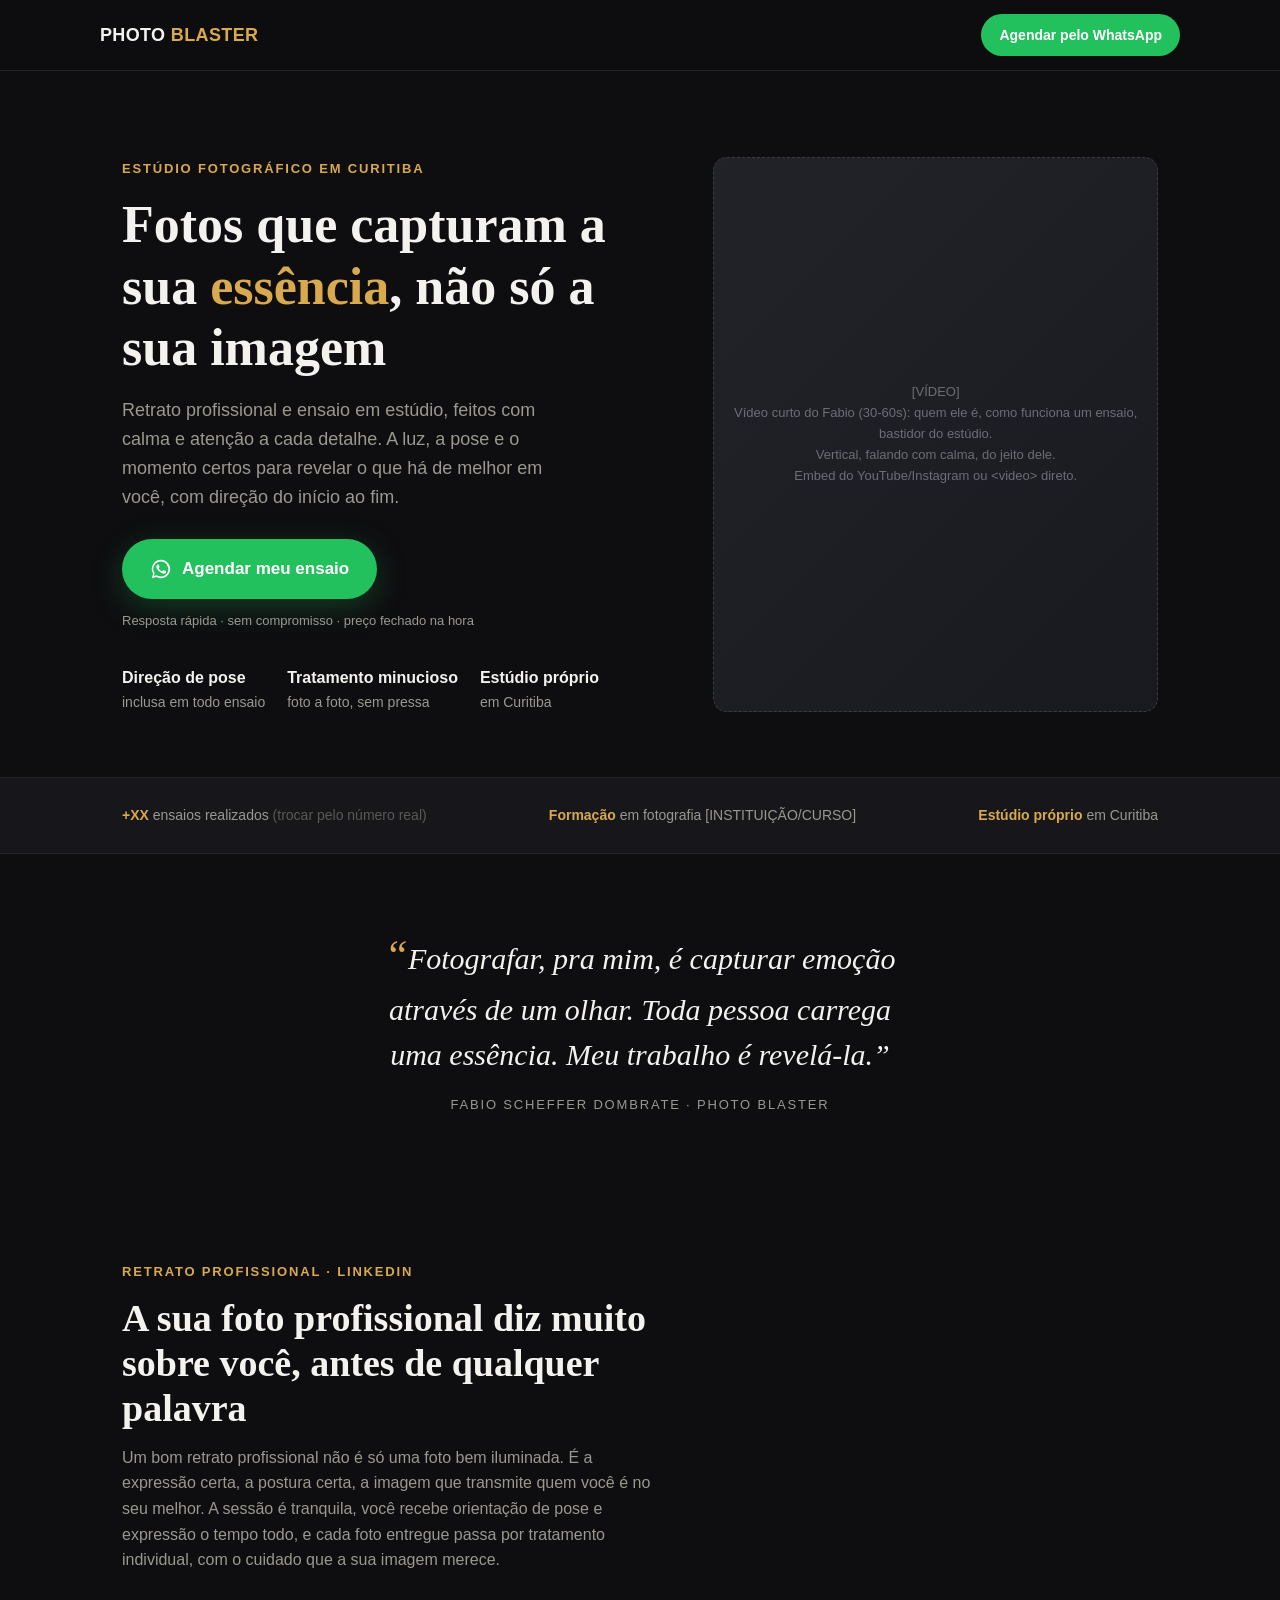
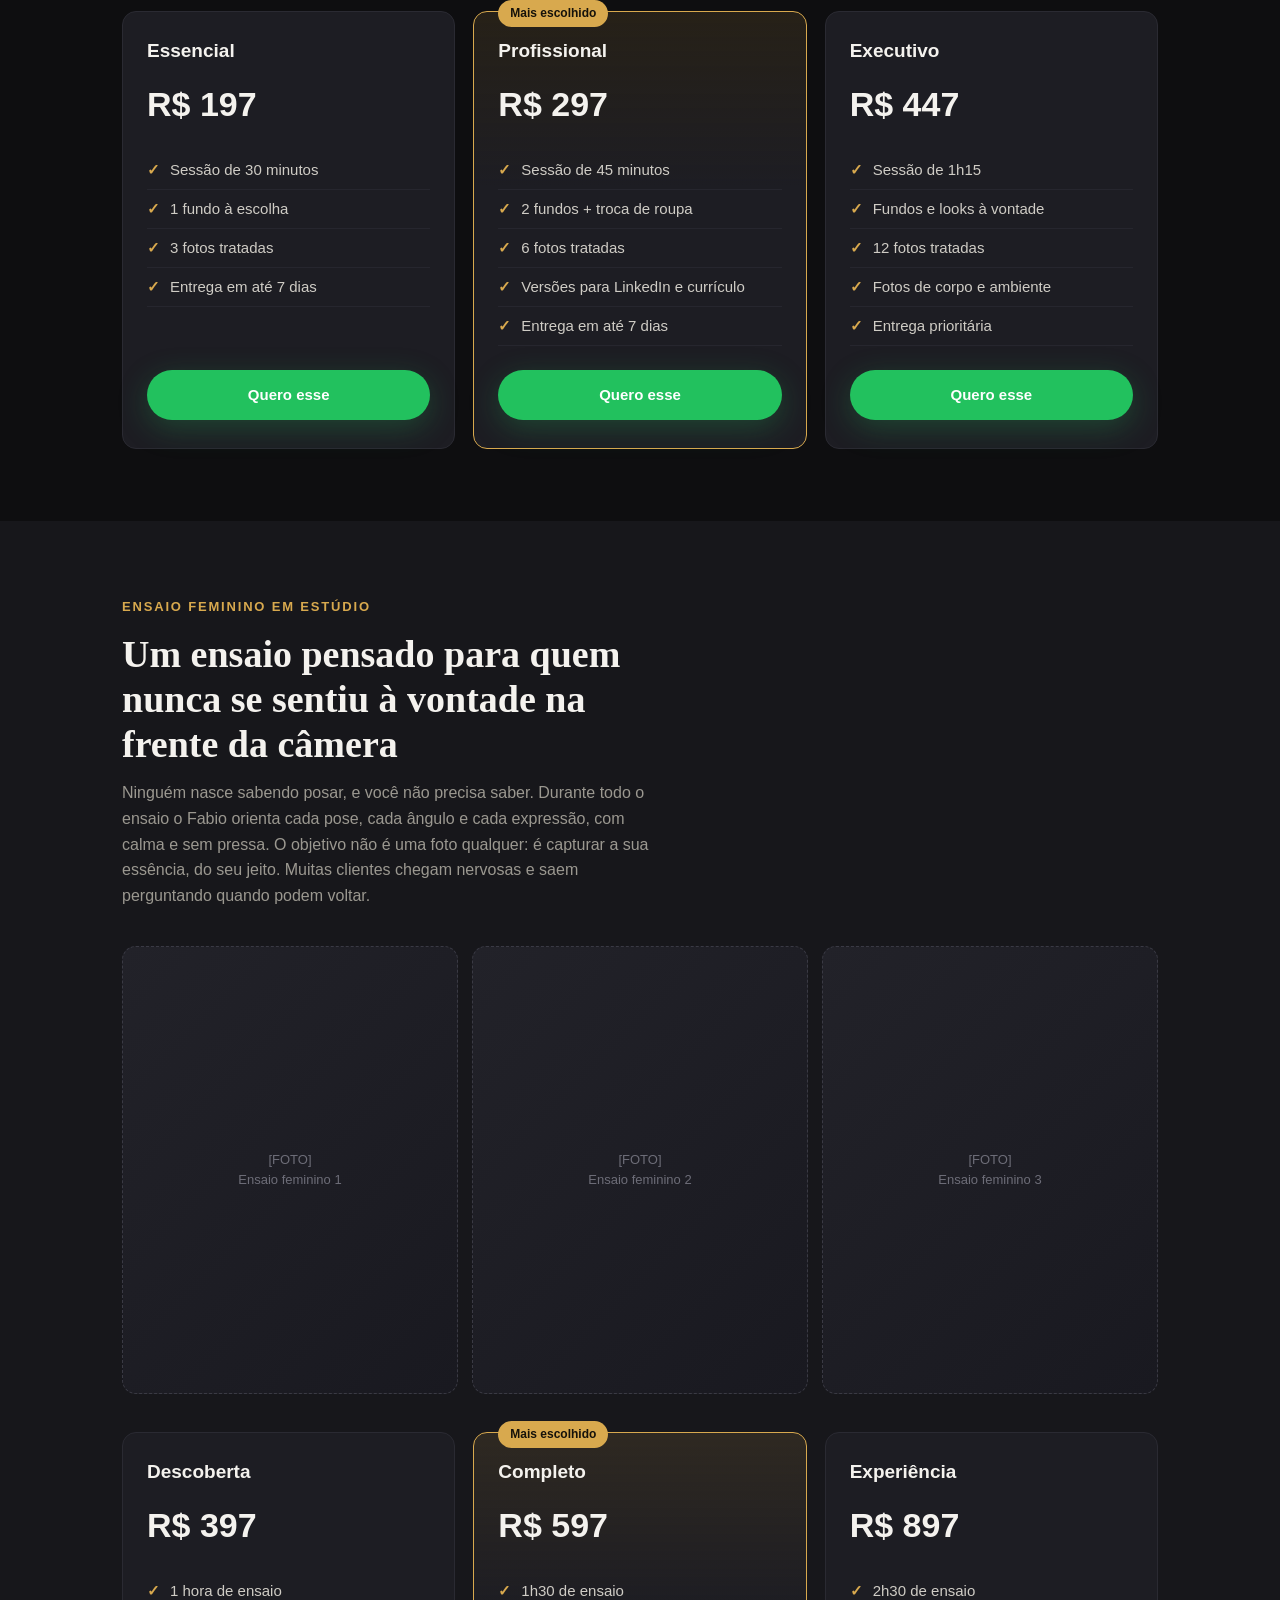
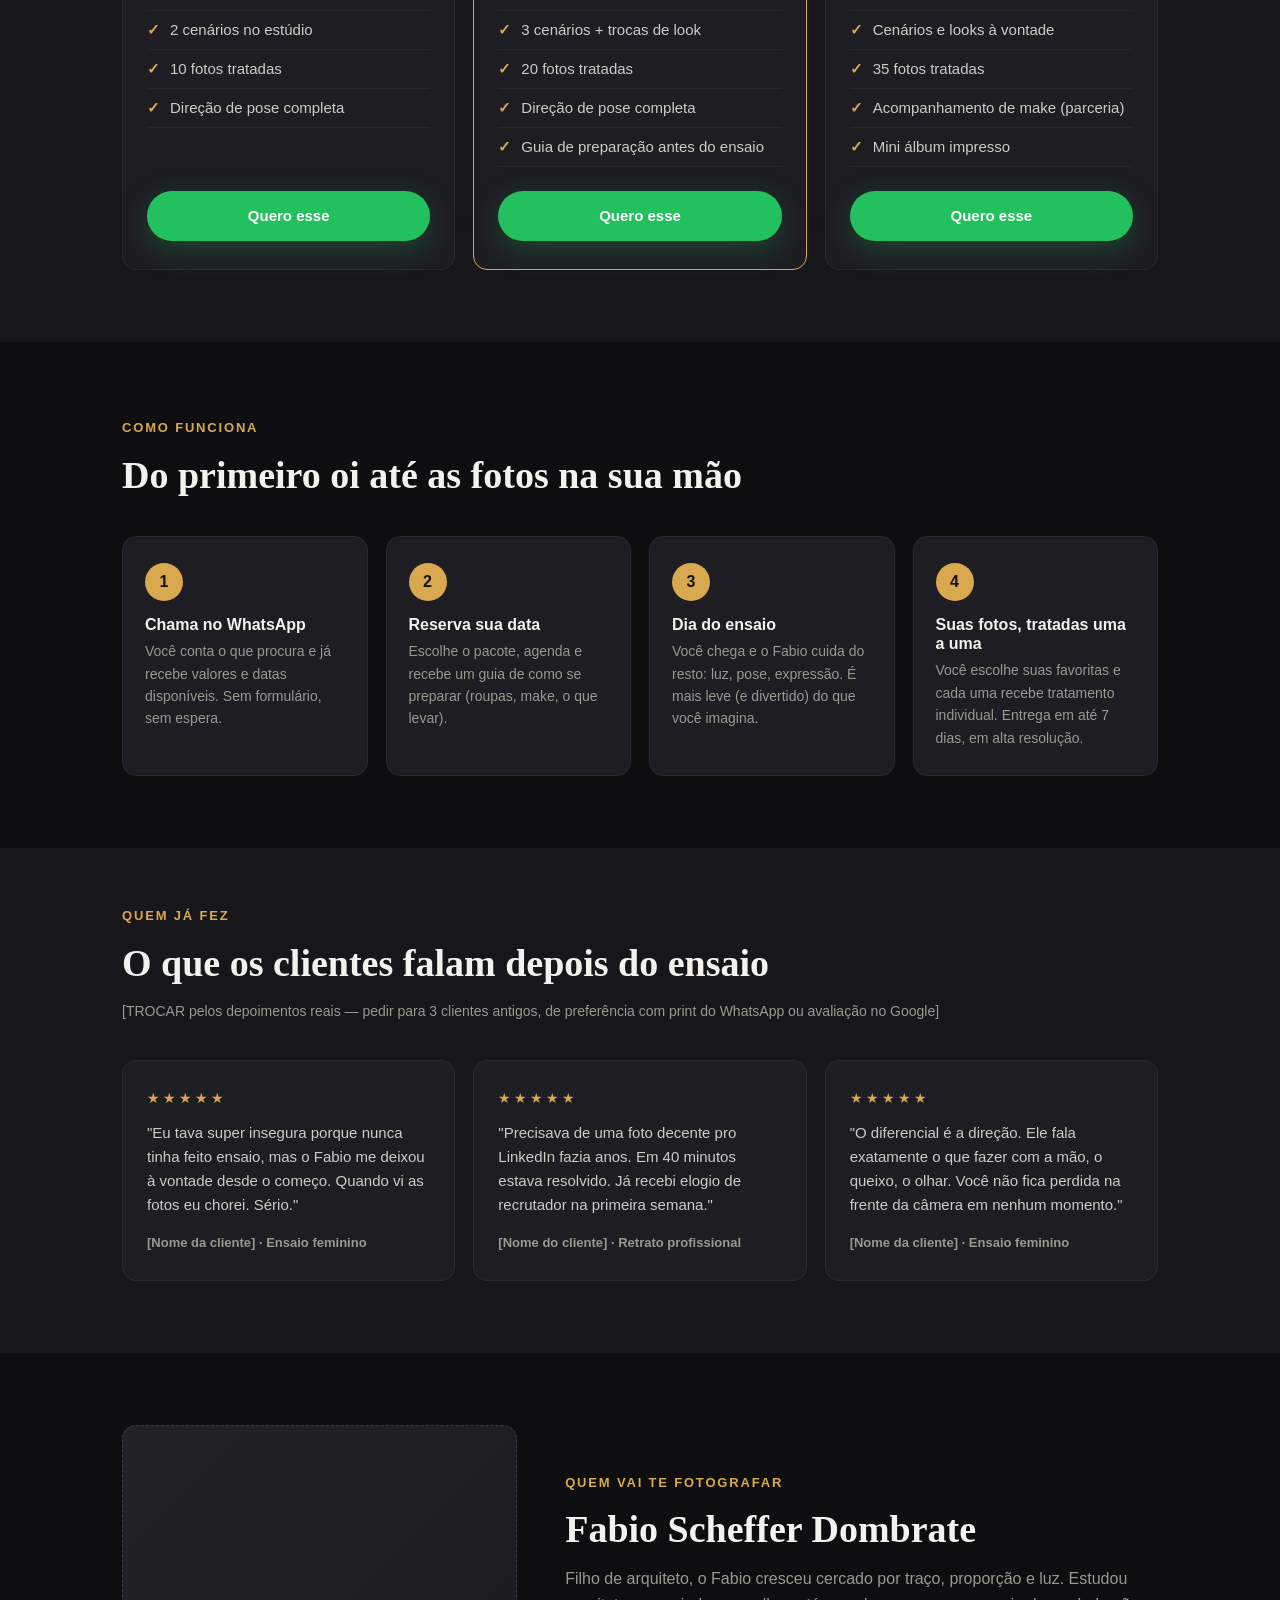
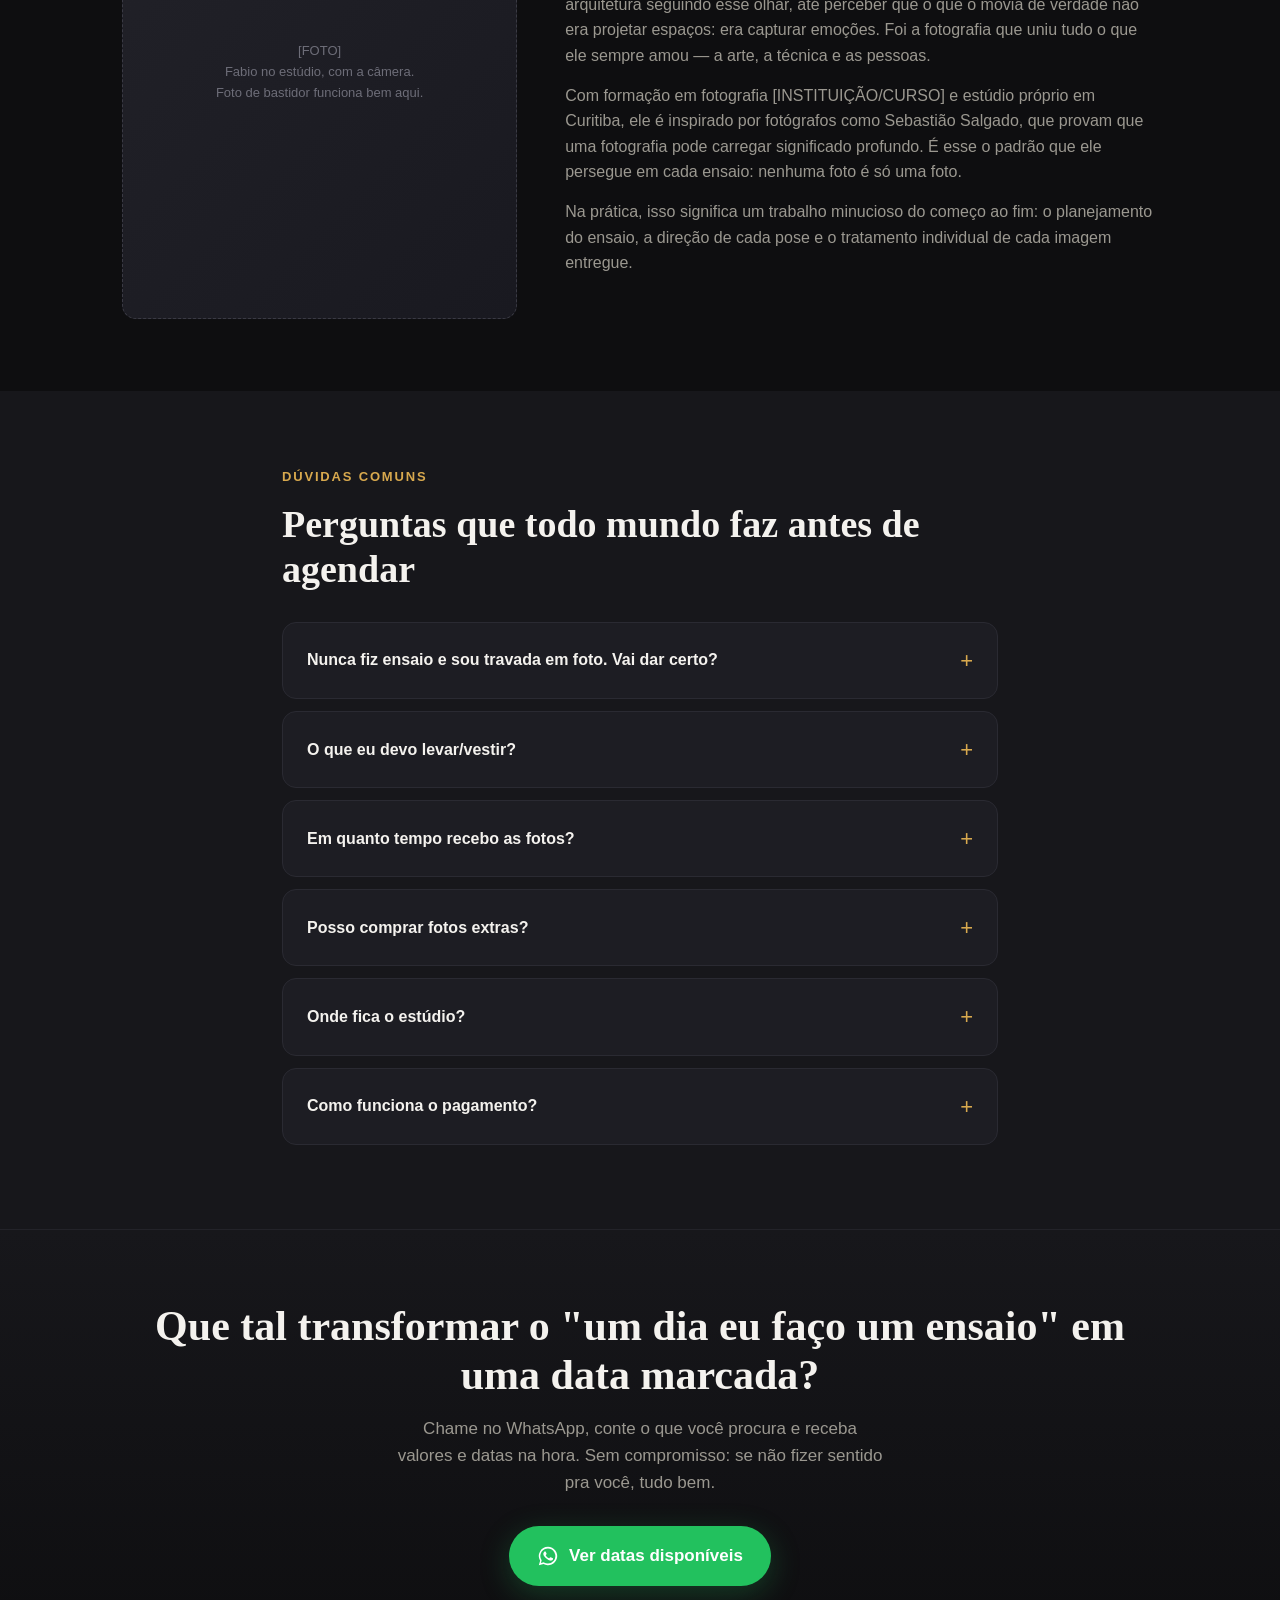
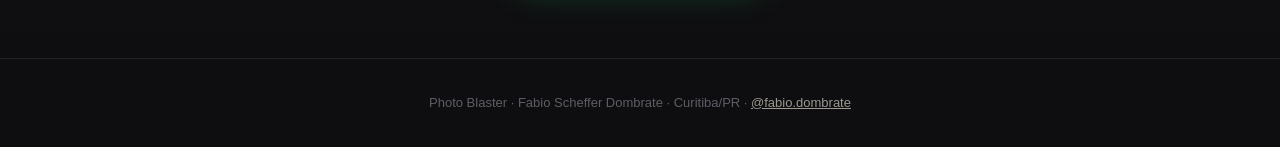
<file: lp-ensaios/index.html>
<!DOCTYPE html>
<html lang="pt-BR">
<head>
<!--
  PHOTO BLASTER — Landing Page de Ensaios
  ========================================
  ANTES DE PUBLICAR, o Fabio precisa trocar:
  1. NÚMERO DO WHATSAPP: buscar por "5541999999999" e trocar pelo número real (com 55 + DDD)
  2. FOTOS: todos os blocos cinza marcados com [FOTO] — trocar por <img> reais
  3. VÍDEO: bloco [VÍDEO] no topo (hero) — vídeo curto dele (30-60s), embed ou <video>
  4. PREÇOS: os valores são sugestão inicial, buscar por "R$" e ajustar
  5. PRAZO DE ENTREGA: está "até 7 dias" — confirmar prazo que ele cumpre com folga
     (regra: prometer o dobro do que acha que leva; melhor surpreender do que atrasar)
  6. FORMAÇÃO: buscar [INSTITUIÇÃO/CURSO] e preencher (barra de prova + seção sobre)
  7. MANIFESTO: a frase é sugestão — ideal ele reescrever com as palavras dele
  8. DEPOIMENTOS: trocar os 3 exemplos por depoimentos reais (pedir pra clientes antigos!)
  9. TAG DO GOOGLE: colar o snippet do Google Ads no lugar marcado [GOOGLE TAG] abaixo
  + TAREFA PARALELA: pedir avaliação no Google pra todo cliente antigo/novo.
    Quando tiver 5+, voltar a citar avaliações na página.

  Âncoras para os anúncios:
  - Grupo Retrato/LinkedIn aponta para  /#retrato
  - Grupo Ensaio Feminino aponta para   /#ensaio
  - Grupo Genérico aponta para a raiz   /
-->
<meta charset="UTF-8">
<meta name="viewport" content="width=device-width, initial-scale=1.0">
<title>Photo Blaster · Ensaio Fotográfico em Estúdio em Curitiba</title>
<meta name="description" content="Ensaio feminino e retrato profissional em estúdio em Curitiba. Direção de pose completa, tratamento minucioso foto a foto, preço fechado. Agende pelo WhatsApp.">

<!-- [GOOGLE TAG]: colar aqui o snippet gtag.js do Google Ads quando criar a conversão -->

<style>
  :root{
    --bg:#0e0e10;
    --bg-soft:#17171b;
    --card:#1d1d23;
    --text:#f4f2ee;
    --muted:#9b9890;
    --gold:#d8a94e;
    --gold-soft:rgba(216,169,78,.12);
    --whatsapp:#22c15e;
    --radius:14px;
  }
  *{margin:0;padding:0;box-sizing:border-box}
  html{scroll-behavior:smooth}
  body{
    background:var(--bg);
    color:var(--text);
    font-family:-apple-system,BlinkMacSystemFont,"Segoe UI",Roboto,Helvetica,Arial,sans-serif;
    line-height:1.6;
    -webkit-font-smoothing:antialiased;
  }
  .wrap{max-width:1080px;margin:0 auto;padding:0 22px}
  section{padding:72px 0}
  h1,h2{font-family:Georgia,'Times New Roman',serif;line-height:1.18;font-weight:600;letter-spacing:0}
  h3{line-height:1.2;font-weight:700}
  h2{font-size:clamp(26px,4vw,38px);margin-bottom:14px}
  .kicker{
    display:inline-block;color:var(--gold);font-size:13px;font-weight:700;
    text-transform:uppercase;letter-spacing:.14em;margin-bottom:14px;
  }
  .muted{color:var(--muted)}

  /* placeholder de foto — Fabio troca por <img> */
  .ph{
    background:linear-gradient(135deg,#222229,#191920);
    border:1.5px dashed #3a3a44;border-radius:var(--radius);
    display:flex;align-items:center;justify-content:center;text-align:center;
    color:#6d6d78;font-size:13px;padding:18px;
  }

  /* ===== topo ===== */
  header{
    position:sticky;top:0;z-index:50;
    background:rgba(14,14,16,.88);backdrop-filter:blur(10px);
    border-bottom:1px solid #232329;
  }
  .nav{display:flex;align-items:center;justify-content:space-between;padding:14px 0}
  .logo{font-weight:800;font-size:18px;letter-spacing:.02em}
  .logo span{color:var(--gold)}
  .nav a.cta-mini{
    background:var(--whatsapp);color:#fff;text-decoration:none;font-weight:700;
    font-size:14px;padding:10px 18px;border-radius:99px;
  }

  /* ===== hero ===== */
  .hero{padding:84px 0 64px}
  .hero-grid{display:grid;grid-template-columns:1.1fr .9fr;gap:48px;align-items:center}
  .hero h1{font-size:clamp(32px,5.2vw,52px);margin-bottom:18px}
  .hero h1 em{font-style:normal;color:var(--gold)}
  .hero p.sub{font-size:18px;color:var(--muted);max-width:46ch;margin-bottom:28px}
  .hero .ph{aspect-ratio:4/5}
  .btn-wa{
    display:inline-flex;align-items:center;gap:10px;
    background:var(--whatsapp);color:#fff;text-decoration:none;
    font-weight:800;font-size:17px;padding:16px 28px;border-radius:99px;
    box-shadow:0 8px 30px rgba(34,193,94,.25);
    transition:transform .15s ease;
  }
  .btn-wa:hover{transform:translateY(-2px)}
  .btn-wa svg{width:22px;height:22px;flex-shrink:0}
  .hero-note{font-size:13px;color:var(--muted);margin-top:12px}
  .badges{display:flex;gap:22px;margin-top:34px;flex-wrap:wrap}
  .badge{font-size:14px;color:var(--muted)}
  .badge b{color:var(--text);display:block;font-size:16px}

  /* ===== manifesto ===== */
  .manifesto{padding:70px 0;text-align:center}
  .manifesto blockquote{
    font-family:Georgia,'Times New Roman',serif;font-style:italic;
    font-size:clamp(21px,3.2vw,30px);line-height:1.5;max-width:36ch;margin:0 auto;
  }
  .manifesto blockquote::before{content:"“";color:var(--gold);font-size:1.4em}
  .manifesto .who{margin-top:18px;font-size:13px;color:var(--muted);text-transform:uppercase;letter-spacing:.14em}

  /* ===== barra de prova ===== */
  .proof{background:var(--bg-soft);padding:26px 0;border-top:1px solid #232329;border-bottom:1px solid #232329}
  .proof .wrap{display:flex;gap:14px;justify-content:space-between;flex-wrap:wrap;text-align:center}
  .proof div{font-size:14px;color:var(--muted)}
  .proof b{color:var(--gold)}

  /* ===== ofertas ===== */
  .offer-head{max-width:60ch}
  .pack-grid{display:grid;grid-template-columns:repeat(3,1fr);gap:18px;margin-top:38px}
  .pack{
    background:var(--card);border:1px solid #2a2a32;border-radius:var(--radius);
    padding:28px 24px;display:flex;flex-direction:column;position:relative;
  }
  .pack.featured{border-color:var(--gold);background:linear-gradient(180deg,var(--gold-soft),var(--card) 40%)}
  .pack .tag{
    position:absolute;top:-12px;left:24px;background:var(--gold);color:#15120a;
    font-size:12px;font-weight:800;padding:4px 12px;border-radius:99px;
  }
  .pack h3{font-size:19px;margin-bottom:4px}
  .pack .price{font-size:34px;font-weight:800;margin:10px 0 2px}
  .pack .price small{font-size:14px;font-weight:600;color:var(--muted)}
  .pack ul{list-style:none;margin:18px 0 24px;flex-grow:1}
  .pack li{padding:7px 0;font-size:15px;color:#cfccc5;border-bottom:1px solid #26262e}
  .pack li::before{content:"✓";color:var(--gold);font-weight:800;margin-right:10px}
  .pack .btn-wa{justify-content:center;font-size:15px;padding:13px 18px}
  .ensaio-gallery{display:grid;grid-template-columns:repeat(3,1fr);gap:14px;margin-top:38px}
  .ensaio-gallery .ph{aspect-ratio:3/4}

  /* ===== como funciona ===== */
  .steps{display:grid;grid-template-columns:repeat(4,1fr);gap:18px;margin-top:38px}
  .step{background:var(--card);border-radius:var(--radius);padding:26px 22px;border:1px solid #2a2a32}
  .step .n{
    width:38px;height:38px;border-radius:99px;background:var(--gold);color:#15120a;
    font-weight:800;display:flex;align-items:center;justify-content:center;margin-bottom:14px;
  }
  .step h3{font-size:16px;margin-bottom:6px}
  .step p{font-size:14px;color:var(--muted)}

  /* ===== depoimentos ===== */
  .testi-grid{display:grid;grid-template-columns:repeat(3,1fr);gap:18px;margin-top:38px}
  .testi{background:var(--card);border:1px solid #2a2a32;border-radius:var(--radius);padding:26px 24px}
  .testi p{font-size:15px;color:#cfccc5;margin-bottom:16px}
  .testi .who{font-size:13px;color:var(--muted);font-weight:600}
  .stars{color:var(--gold);letter-spacing:3px;margin-bottom:12px;font-size:14px}

  /* ===== sobre ===== */
  .about-grid{display:grid;grid-template-columns:.8fr 1.2fr;gap:48px;align-items:center}
  .about-grid .ph{aspect-ratio:4/5}

  /* ===== faq ===== */
  details{
    background:var(--card);border:1px solid #2a2a32;border-radius:var(--radius);
    padding:20px 24px;margin-bottom:12px;
  }
  details summary{font-weight:700;cursor:pointer;font-size:16px;list-style:none;display:flex;justify-content:space-between;align-items:center}
  details summary::after{content:"+";color:var(--gold);font-size:22px;font-weight:400}
  details[open] summary::after{content:"–"}
  details p{margin-top:12px;color:var(--muted);font-size:15px}

  /* ===== cta final ===== */
  .final{
    background:linear-gradient(180deg,var(--bg-soft),var(--bg));
    text-align:center;border-top:1px solid #232329;
  }
  .final h2{font-size:clamp(28px,4.5vw,42px)}
  .final p{max-width:52ch;margin:14px auto 30px;color:var(--muted);font-size:17px}

  footer{padding:34px 0;border-top:1px solid #232329;text-align:center;font-size:13px;color:#5d5d66}
  footer a{color:var(--muted)}

  /* botão flutuante mobile */
  .float-wa{
    position:fixed;bottom:18px;right:18px;z-index:60;display:none;
    width:58px;height:58px;border-radius:99px;background:var(--whatsapp);
    align-items:center;justify-content:center;box-shadow:0 8px 24px rgba(0,0,0,.4);
  }
  .float-wa svg{width:30px;height:30px}

  @media (max-width:820px){
    section{padding:54px 0}
    .hero{padding:48px 0 40px}
    .hero-grid,.about-grid{grid-template-columns:1fr;gap:30px}
    .hero .ph{aspect-ratio:16/10;order:-1}
    .pack-grid,.steps,.testi-grid{grid-template-columns:1fr}
    .ensaio-gallery{grid-template-columns:repeat(2,1fr)}
    .nav a.cta-mini{display:none}
    .float-wa{display:flex}
    .proof .wrap{flex-direction:column;gap:8px}
  }
</style>
</head>
<body>

<header>
  <div class="wrap nav">
    <div class="logo">PHOTO <span>BLASTER</span></div>
    <a class="cta-mini" href="#" data-wa data-msg="Oi Fabio! Vi o site e quero saber mais sobre os ensaios.">Agendar pelo WhatsApp</a>
  </div>
</header>

<!-- ============ HERO ============ -->
<section class="hero">
  <div class="wrap hero-grid">
    <div>
      <span class="kicker">Estúdio fotográfico em Curitiba</span>
      <h1>Fotos que capturam a sua <em>essência</em>, não só a sua imagem</h1>
      <p class="sub">Retrato profissional e ensaio em estúdio, feitos com calma e atenção a cada detalhe. A luz, a pose e o momento certos para revelar o que há de melhor em você, com direção do início ao fim.</p>
      <a class="btn-wa" href="#" data-wa data-msg="Oi Fabio! Vi o site e quero agendar um ensaio.">
        <svg viewBox="0 0 24 24" fill="currentColor"><path d="M12 2a10 10 0 0 0-8.6 15.1L2 22l5.1-1.3A10 10 0 1 0 12 2Zm0 18.2c-1.6 0-3.1-.4-4.4-1.2l-.3-.2-3 .8.8-2.9-.2-.3A8.2 8.2 0 1 1 12 20.2Zm4.6-6.1c-.3-.1-1.5-.7-1.7-.8-.2-.1-.4-.1-.6.1l-.8 1c-.1.2-.3.2-.5.1a6.7 6.7 0 0 1-3.4-3c-.3-.4 0-.5.1-.7l.4-.5c.1-.1.2-.3.3-.4.1-.2 0-.3 0-.5l-.8-1.8c-.2-.5-.4-.4-.6-.4h-.5c-.2 0-.5.1-.7.3-.2.3-.9.9-.9 2.2s.9 2.5 1.1 2.7c.1.2 1.8 2.8 4.5 3.9.6.3 1.1.4 1.5.6.6.2 1.2.2 1.6.1.5-.1 1.5-.6 1.7-1.2.2-.6.2-1.1.2-1.2-.1-.1-.2-.2-.5-.3Z"/></svg>
        Agendar meu ensaio
      </a>
      <div class="hero-note">Resposta rápida · sem compromisso · preço fechado na hora</div>
      <div class="badges">
        <div class="badge"><b>Direção de pose</b>inclusa em todo ensaio</div>
        <div class="badge"><b>Tratamento minucioso</b>foto a foto, sem pressa</div>
        <div class="badge"><b>Estúdio próprio</b>em Curitiba</div>
      </div>
    </div>
    <div class="ph">[VÍDEO]<br>Vídeo curto do Fabio (30-60s): quem ele é, como funciona um ensaio, bastidor do estúdio.<br>Vertical, falando com calma, do jeito dele.<br>Embed do YouTube/Instagram ou &lt;video&gt; direto.</div>
  </div>
</section>

<!-- ============ BARRA DE PROVA ============ -->
<div class="proof">
  <div class="wrap">
    <div><b>+XX</b> ensaios realizados <span style="opacity:.5">(trocar pelo número real)</span></div>
    <div><b>Formação</b> em fotografia [INSTITUIÇÃO/CURSO]</div>
    <div><b>Estúdio próprio</b> em Curitiba</div>
  </div>
</div>

<!-- ============ MANIFESTO ============ -->
<!-- Ideal: o Fabio escrever essa frase com as palavras dele. Esta é uma sugestão de partida. -->
<section class="manifesto">
  <div class="wrap">
    <blockquote>Fotografar, pra mim, é capturar emoção através de um olhar. Toda pessoa carrega uma essência. Meu trabalho é revelá-la.”</blockquote>
    <div class="who">Fabio Scheffer Dombrate · Photo Blaster</div>
  </div>
</section>

<!-- ============ OFERTA 1: RETRATO PROFISSIONAL ============ -->
<section id="retrato">
  <div class="wrap">
    <div class="offer-head">
      <span class="kicker">Retrato profissional · LinkedIn</span>
      <h2>A sua foto profissional diz muito sobre você, antes de qualquer palavra</h2>
      <p class="muted">Um bom retrato profissional não é só uma foto bem iluminada. É a expressão certa, a postura certa, a imagem que transmite quem você é no seu melhor. A sessão é tranquila, você recebe orientação de pose e expressão o tempo todo, e cada foto entregue passa por tratamento individual, com o cuidado que a sua imagem merece.</p>
    </div>
    <div class="pack-grid">
      <div class="pack">
        <h3>Essencial</h3>
        <div class="price">R$ 197</div>
        <ul>
          <li>Sessão de 30 minutos</li>
          <li>1 fundo à escolha</li>
          <li>3 fotos tratadas</li>
          <li>Entrega em até 7 dias</li>
        </ul>
        <a class="btn-wa" href="#" data-wa data-msg="Oi Fabio! Quero agendar o retrato profissional Essencial.">Quero esse</a>
      </div>
      <div class="pack featured">
        <span class="tag">Mais escolhido</span>
        <h3>Profissional</h3>
        <div class="price">R$ 297</div>
        <ul>
          <li>Sessão de 45 minutos</li>
          <li>2 fundos + troca de roupa</li>
          <li>6 fotos tratadas</li>
          <li>Versões para LinkedIn e currículo</li>
          <li>Entrega em até 7 dias</li>
        </ul>
        <a class="btn-wa" href="#" data-wa data-msg="Oi Fabio! Quero agendar o retrato profissional Profissional.">Quero esse</a>
      </div>
      <div class="pack">
        <h3>Executivo</h3>
        <div class="price">R$ 447</div>
        <ul>
          <li>Sessão de 1h15</li>
          <li>Fundos e looks à vontade</li>
          <li>12 fotos tratadas</li>
          <li>Fotos de corpo e ambiente</li>
          <li>Entrega prioritária</li>
        </ul>
        <a class="btn-wa" href="#" data-wa data-msg="Oi Fabio! Quero agendar o retrato profissional Executivo.">Quero esse</a>
      </div>
    </div>
  </div>
</section>

<!-- ============ OFERTA 2: ENSAIO FEMININO ============ -->
<section id="ensaio" style="background:var(--bg-soft)">
  <div class="wrap">
    <div class="offer-head">
      <span class="kicker">Ensaio feminino em estúdio</span>
      <h2>Um ensaio pensado para quem nunca se sentiu à vontade na frente da câmera</h2>
      <p class="muted">Ninguém nasce sabendo posar, e você não precisa saber. Durante todo o ensaio o Fabio orienta cada pose, cada ângulo e cada expressão, com calma e sem pressa. O objetivo não é uma foto qualquer: é capturar a sua essência, do seu jeito. Muitas clientes chegam nervosas e saem perguntando quando podem voltar.</p>
    </div>

    <div class="ensaio-gallery">
      <div class="ph">[FOTO]<br>Ensaio feminino 1</div>
      <div class="ph">[FOTO]<br>Ensaio feminino 2</div>
      <div class="ph">[FOTO]<br>Ensaio feminino 3</div>
    </div>

    <div class="pack-grid">
      <div class="pack">
        <h3>Descoberta</h3>
        <div class="price">R$ 397</div>
        <ul>
          <li>1 hora de ensaio</li>
          <li>2 cenários no estúdio</li>
          <li>10 fotos tratadas</li>
          <li>Direção de pose completa</li>
        </ul>
        <a class="btn-wa" href="#" data-wa data-msg="Oi Fabio! Quero agendar o ensaio feminino Descoberta.">Quero esse</a>
      </div>
      <div class="pack featured">
        <span class="tag">Mais escolhido</span>
        <h3>Completo</h3>
        <div class="price">R$ 597</div>
        <ul>
          <li>1h30 de ensaio</li>
          <li>3 cenários + trocas de look</li>
          <li>20 fotos tratadas</li>
          <li>Direção de pose completa</li>
          <li>Guia de preparação antes do ensaio</li>
        </ul>
        <a class="btn-wa" href="#" data-wa data-msg="Oi Fabio! Quero agendar o ensaio feminino Completo.">Quero esse</a>
      </div>
      <div class="pack">
        <h3>Experiência</h3>
        <div class="price">R$ 897</div>
        <ul>
          <li>2h30 de ensaio</li>
          <li>Cenários e looks à vontade</li>
          <li>35 fotos tratadas</li>
          <li>Acompanhamento de make (parceria)</li>
          <li>Mini álbum impresso</li>
        </ul>
        <a class="btn-wa" href="#" data-wa data-msg="Oi Fabio! Quero agendar o ensaio feminino Experiência.">Quero esse</a>
      </div>
    </div>
  </div>
</section>

<!-- ============ COMO FUNCIONA ============ -->
<section>
  <div class="wrap">
    <span class="kicker">Como funciona</span>
    <h2>Do primeiro oi até as fotos na sua mão</h2>
    <div class="steps">
      <div class="step"><div class="n">1</div><h3>Chama no WhatsApp</h3><p>Você conta o que procura e já recebe valores e datas disponíveis. Sem formulário, sem espera.</p></div>
      <div class="step"><div class="n">2</div><h3>Reserva sua data</h3><p>Escolhe o pacote, agenda e recebe um guia de como se preparar (roupas, make, o que levar).</p></div>
      <div class="step"><div class="n">3</div><h3>Dia do ensaio</h3><p>Você chega e o Fabio cuida do resto: luz, pose, expressão. É mais leve (e divertido) do que você imagina.</p></div>
      <div class="step"><div class="n">4</div><h3>Suas fotos, tratadas uma a uma</h3><p>Você escolhe suas favoritas e cada uma recebe tratamento individual. Entrega em até 7 dias, em alta resolução.</p></div>
    </div>
  </div>
</section>

<!-- ============ DEPOIMENTOS ============ -->
<section style="background:var(--bg-soft);padding-top:54px">
  <div class="wrap">
    <span class="kicker">Quem já fez</span>
    <h2>O que os clientes falam depois do ensaio</h2>
    <p class="muted" style="font-size:14px">[TROCAR pelos depoimentos reais — pedir para 3 clientes antigos, de preferência com print do WhatsApp ou avaliação no Google]</p>
    <div class="testi-grid">
      <div class="testi"><div class="stars">★★★★★</div><p>"Eu tava super insegura porque nunca tinha feito ensaio, mas o Fabio me deixou à vontade desde o começo. Quando vi as fotos eu chorei. Sério."</p><div class="who">[Nome da cliente] · Ensaio feminino</div></div>
      <div class="testi"><div class="stars">★★★★★</div><p>"Precisava de uma foto decente pro LinkedIn fazia anos. Em 40 minutos estava resolvido. Já recebi elogio de recrutador na primeira semana."</p><div class="who">[Nome do cliente] · Retrato profissional</div></div>
      <div class="testi"><div class="stars">★★★★★</div><p>"O diferencial é a direção. Ele fala exatamente o que fazer com a mão, o queixo, o olhar. Você não fica perdida na frente da câmera em nenhum momento."</p><div class="who">[Nome da cliente] · Ensaio feminino</div></div>
    </div>
  </div>
</section>

<!-- ============ SOBRE ============ -->
<section>
  <div class="wrap about-grid">
    <div class="ph">[FOTO]<br>Fabio no estúdio, com a câmera.<br>Foto de bastidor funciona bem aqui.</div>
    <div>
      <span class="kicker">Quem vai te fotografar</span>
      <h2>Fabio Scheffer Dombrate</h2>
      <p class="muted" style="margin-bottom:14px">Filho de arquiteto, o Fabio cresceu cercado por traço, proporção e luz. Estudou arquitetura seguindo esse olhar, até perceber que o que o movia de verdade não era projetar espaços: era capturar emoções. Foi a fotografia que uniu tudo o que ele sempre amou — a arte, a técnica e as pessoas.</p>
      <p class="muted" style="margin-bottom:14px">Com formação em fotografia [INSTITUIÇÃO/CURSO] e estúdio próprio em Curitiba, ele é inspirado por fotógrafos como Sebastião Salgado, que provam que uma fotografia pode carregar significado profundo. É esse o padrão que ele persegue em cada ensaio: nenhuma foto é só uma foto.</p>
      <p class="muted">Na prática, isso significa um trabalho minucioso do começo ao fim: o planejamento do ensaio, a direção de cada pose e o tratamento individual de cada imagem entregue.</p>
    </div>
  </div>
</section>

<!-- ============ FAQ ============ -->
<section style="background:var(--bg-soft)">
  <div class="wrap" style="max-width:760px">
    <span class="kicker">Dúvidas comuns</span>
    <h2 style="margin-bottom:30px">Perguntas que todo mundo faz antes de agendar</h2>
    <details><summary>Nunca fiz ensaio e sou travada em foto. Vai dar certo?</summary><p>Vai, e esse é o caso da maioria das clientes. A direção de pose existe exatamente pra isso: o Fabio orienta cada posição, ângulo e expressão durante todo o ensaio. Você nunca fica sem saber o que fazer.</p></details>
    <details><summary>O que eu devo levar/vestir?</summary><p>Depois de agendar você recebe um guia de preparação com sugestões de looks, make e o que levar pro seu tipo de ensaio. Tudo pensado antes, zero surpresa no dia.</p></details>
    <details><summary>Em quanto tempo recebo as fotos?</summary><p>Em até 7 dias depois da sua seleção. Cada foto é tratada individualmente, sem linha de produção: é esse cuidado que faz a diferença no resultado. Entrega em alta resolução, por galeria online.</p></details>
    <details><summary>Posso comprar fotos extras?</summary><p>Pode. Depois do ensaio você vê todas as fotos e, se quiser mais do que o pacote inclui, adiciona fotos avulsas por [R$ XX] cada.</p></details>
    <details><summary>Onde fica o estúdio?</summary><p>Em Curitiba, no bairro [BAIRRO], com fácil acesso e [estacionamento]. O endereço completo é enviado na confirmação do agendamento.</p></details>
    <details><summary>Como funciona o pagamento?</summary><p>Pix, cartão ou dinheiro. Para reservar a data é só um sinal de [XX]%, e o restante no dia do ensaio.</p></details>
  </div>
</section>

<!-- ============ CTA FINAL ============ -->
<section class="final">
  <div class="wrap">
    <h2>Que tal transformar o "um dia eu faço um ensaio" em uma data marcada?</h2>
    <p>Chame no WhatsApp, conte o que você procura e receba valores e datas na hora. Sem compromisso: se não fizer sentido pra você, tudo bem.</p>
    <a class="btn-wa" href="#" data-wa data-msg="Oi Fabio! Vi o site e quero saber as datas disponíveis para ensaio.">
      <svg viewBox="0 0 24 24" fill="currentColor"><path d="M12 2a10 10 0 0 0-8.6 15.1L2 22l5.1-1.3A10 10 0 1 0 12 2Zm0 18.2c-1.6 0-3.1-.4-4.4-1.2l-.3-.2-3 .8.8-2.9-.2-.3A8.2 8.2 0 1 1 12 20.2Zm4.6-6.1c-.3-.1-1.5-.7-1.7-.8-.2-.1-.4-.1-.6.1l-.8 1c-.1.2-.3.2-.5.1a6.7 6.7 0 0 1-3.4-3c-.3-.4 0-.5.1-.7l.4-.5c.1-.1.2-.3.3-.4.1-.2 0-.3 0-.5l-.8-1.8c-.2-.5-.4-.4-.6-.4h-.5c-.2 0-.5.1-.7.3-.2.3-.9.9-.9 2.2s.9 2.5 1.1 2.7c.1.2 1.8 2.8 4.5 3.9.6.3 1.1.4 1.5.6.6.2 1.2.2 1.6.1.5-.1 1.5-.6 1.7-1.2.2-.6.2-1.1.2-1.2-.1-.1-.2-.2-.5-.3Z"/></svg>
      Ver datas disponíveis
    </a>
  </div>
</section>

<footer>
  <div class="wrap">
    Photo Blaster · Fabio Scheffer Dombrate · Curitiba/PR ·
    <a href="https://instagram.com/fabio.dombrate" target="_blank" rel="noopener">@fabio.dombrate</a>
  </div>
</footer>

<!-- botão flutuante (mobile) -->
<a class="float-wa" href="#" data-wa data-msg="Oi Fabio! Vi o site e quero saber mais sobre os ensaios." aria-label="WhatsApp">
  <svg viewBox="0 0 24 24" fill="#fff"><path d="M12 2a10 10 0 0 0-8.6 15.1L2 22l5.1-1.3A10 10 0 1 0 12 2Zm0 18.2c-1.6 0-3.1-.4-4.4-1.2l-.3-.2-3 .8.8-2.9-.2-.3A8.2 8.2 0 1 1 12 20.2Zm4.6-6.1c-.3-.1-1.5-.7-1.7-.8-.2-.1-.4-.1-.6.1l-.8 1c-.1.2-.3.2-.5.1a6.7 6.7 0 0 1-3.4-3c-.3-.4 0-.5.1-.7l.4-.5c.1-.1.2-.3.3-.4.1-.2 0-.3 0-.5l-.8-1.8c-.2-.5-.4-.4-.6-.4h-.5c-.2 0-.5.1-.7.3-.2.3-.9.9-.9 2.2s.9 2.5 1.1 2.7c.1.2 1.8 2.8 4.5 3.9.6.3 1.1.4 1.5.6.6.2 1.2.2 1.6.1.5-.1 1.5-.6 1.7-1.2.2-.6.2-1.1.2-1.2-.1-.1-.2-.2-.5-.3Z"/></svg>
</a>

<script>
  // Número do WhatsApp do Fabio — TROCAR (55 + DDD + número, só dígitos)
  var WA_NUMBER = "5541999999999";

  // Monta os links de WhatsApp com a mensagem pré-preenchida de cada botão
  // e dispara a conversão do Google Ads no clique.
  document.querySelectorAll("[data-wa]").forEach(function (el) {
    var msg = el.getAttribute("data-msg") || "Oi Fabio! Quero saber mais sobre os ensaios.";
    el.setAttribute("href", "https://wa.me/" + WA_NUMBER + "?text=" + encodeURIComponent(msg));
    el.setAttribute("target", "_blank");
    el.setAttribute("rel", "noopener");
    el.addEventListener("click", function () {
      if (typeof gtag === "function") {
        // TROCAR AW-XXXXXXXXX/YYYYYYYY pelo rótulo da conversão criada no Google Ads
        gtag("event", "conversion", { send_to: "AW-XXXXXXXXX/YYYYYYYY" });
      }
    });
  });
</script>
</body>
</html>
</file>
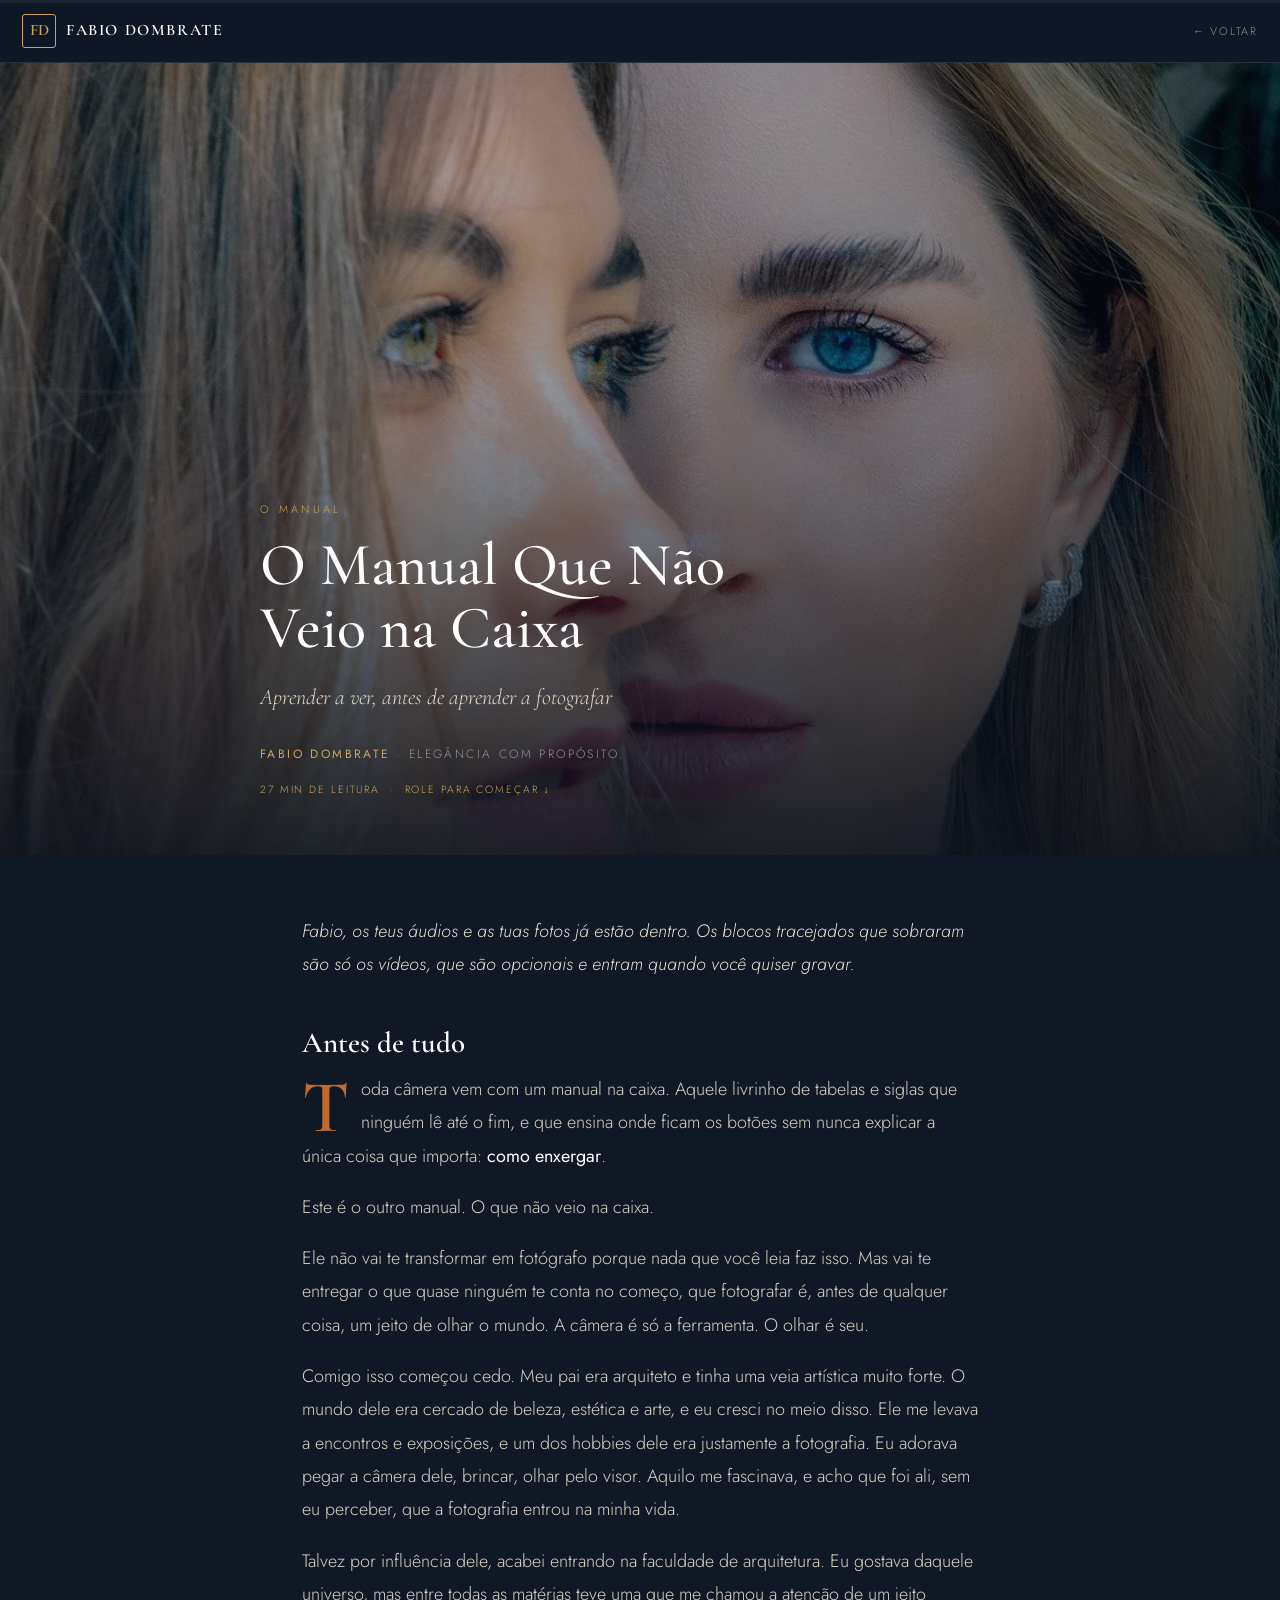
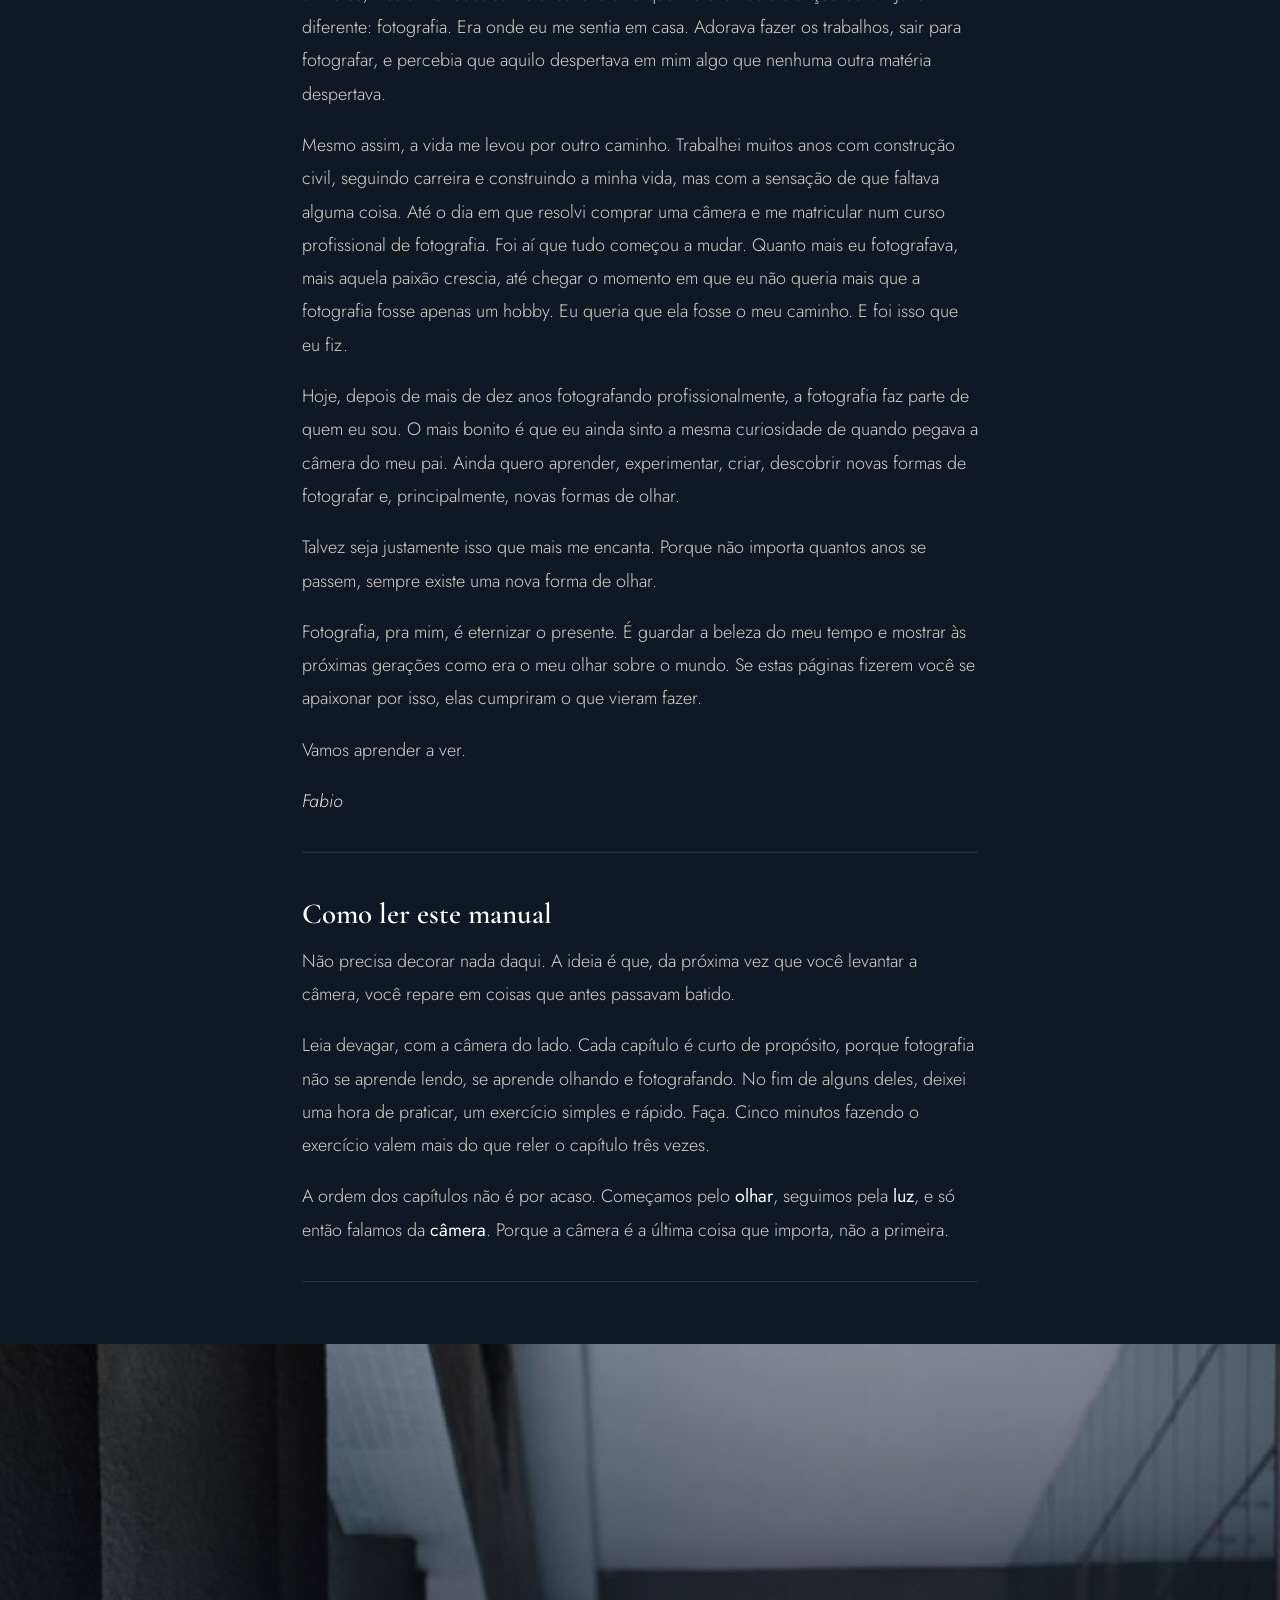
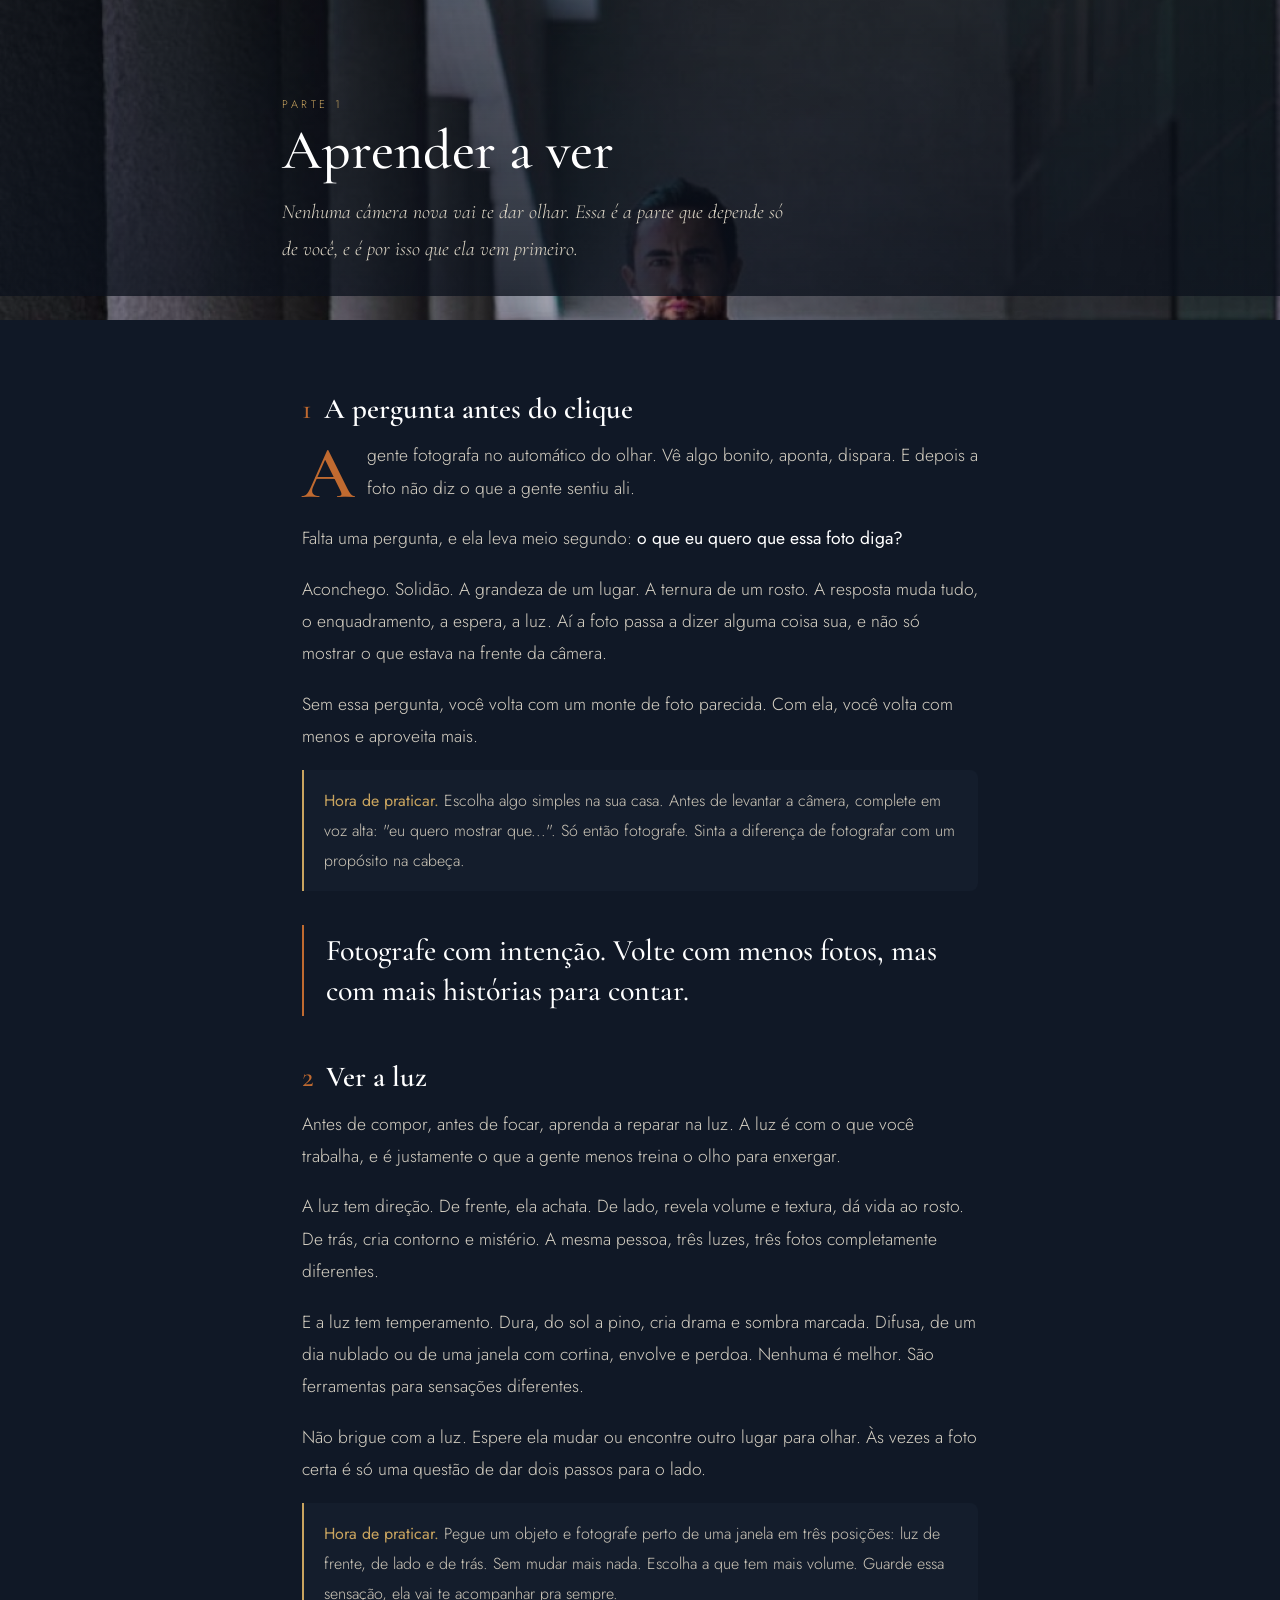
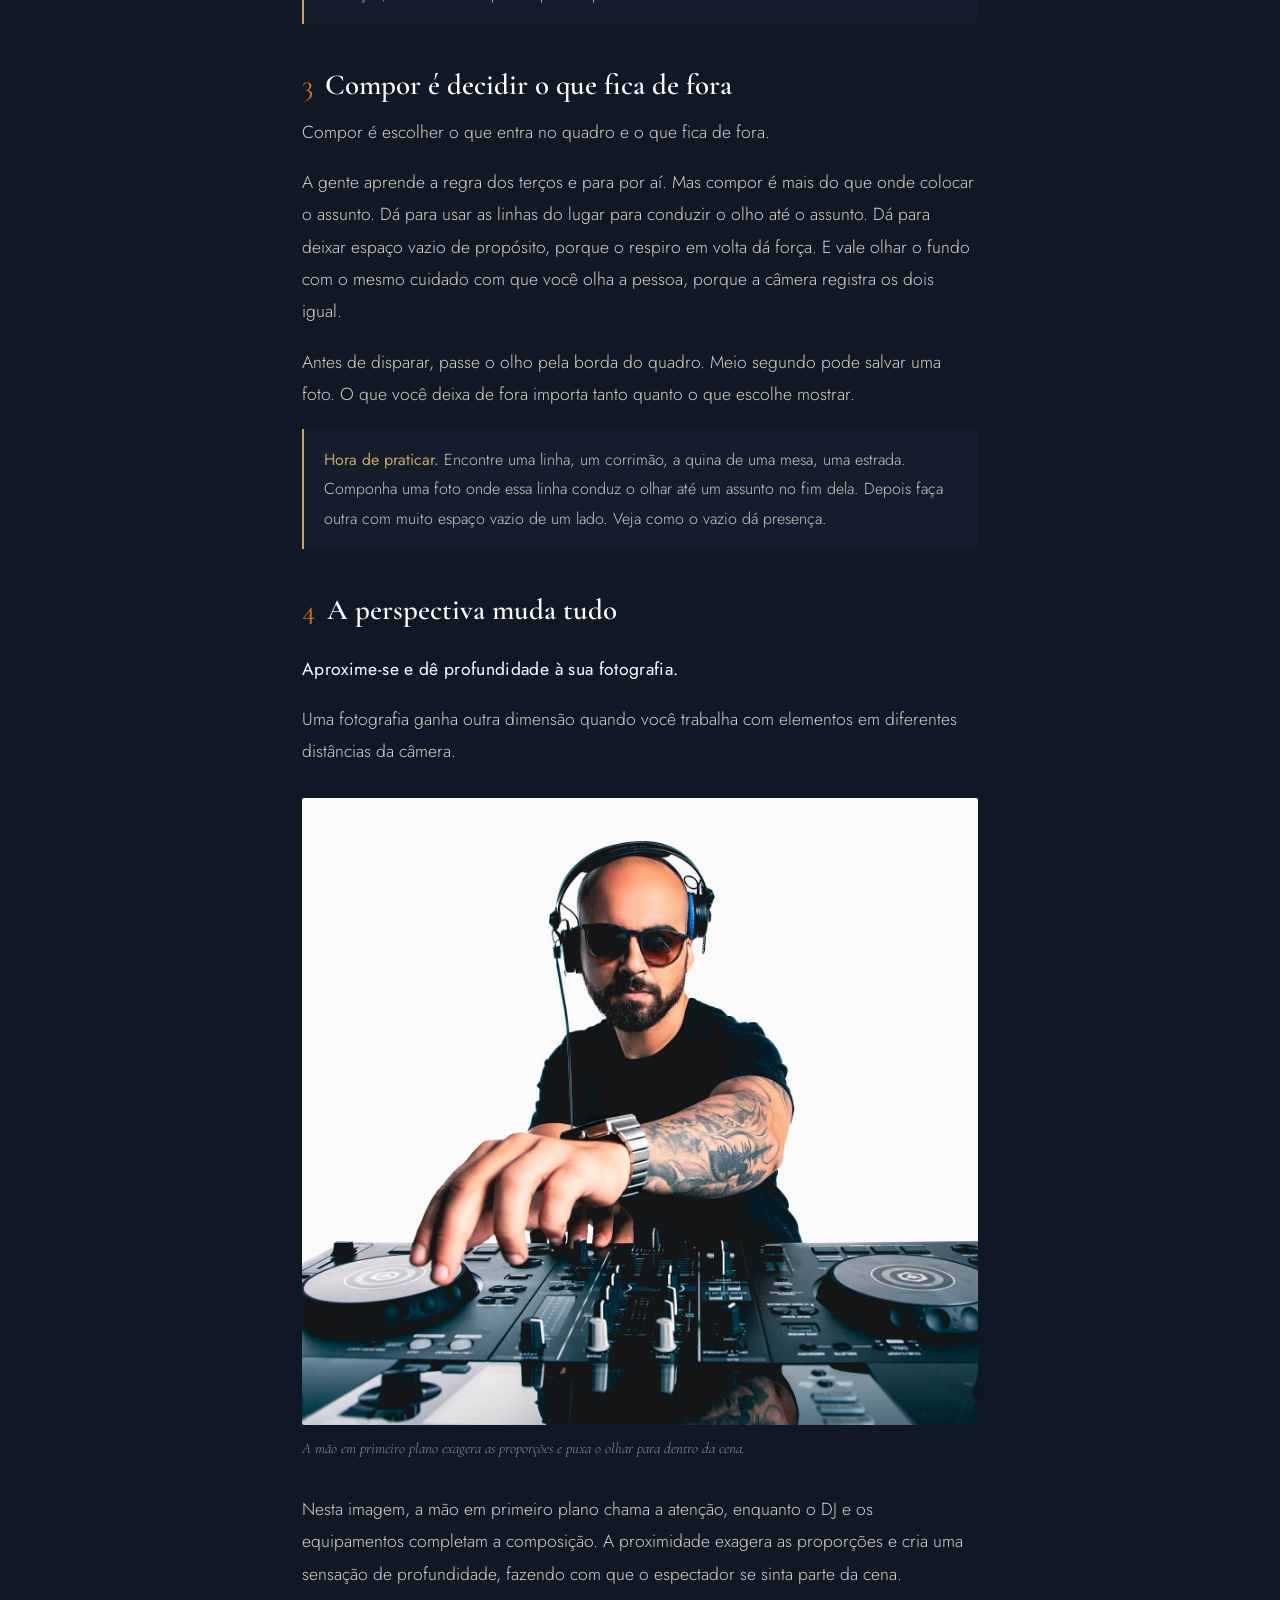
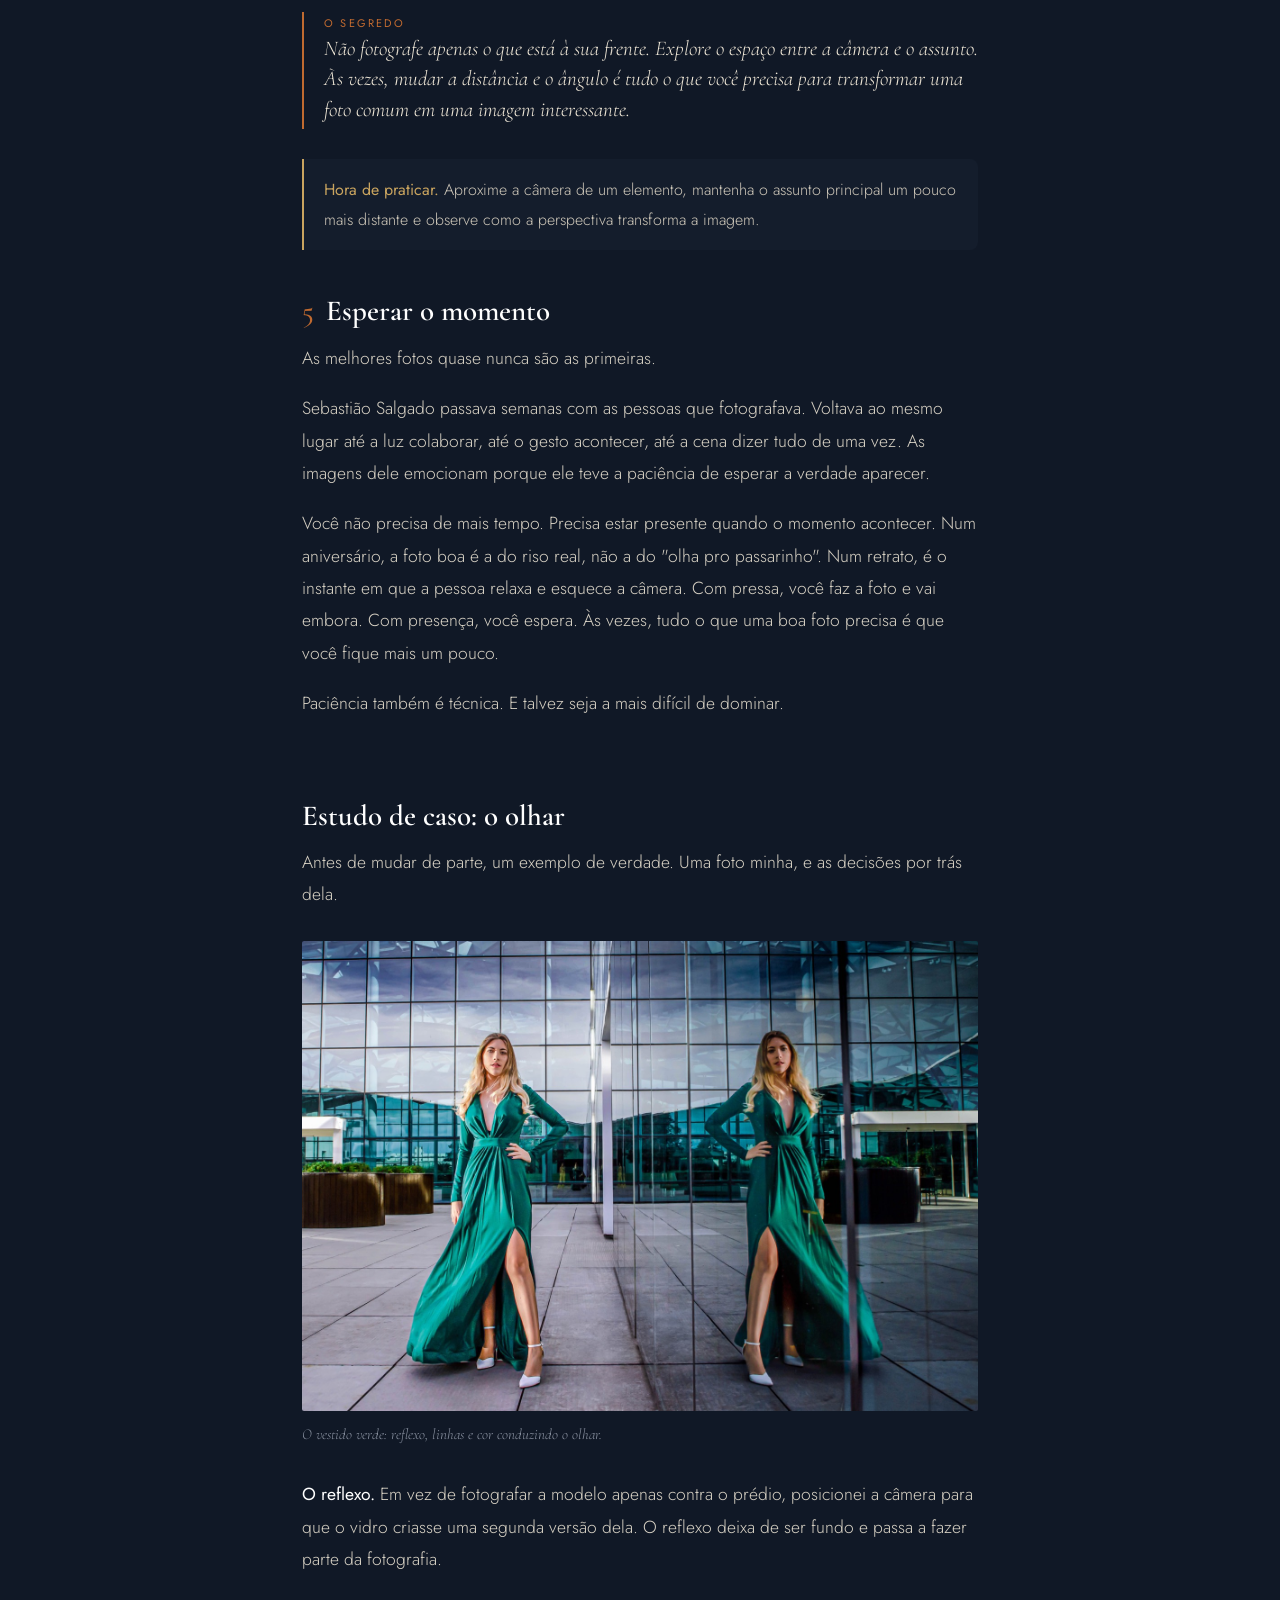
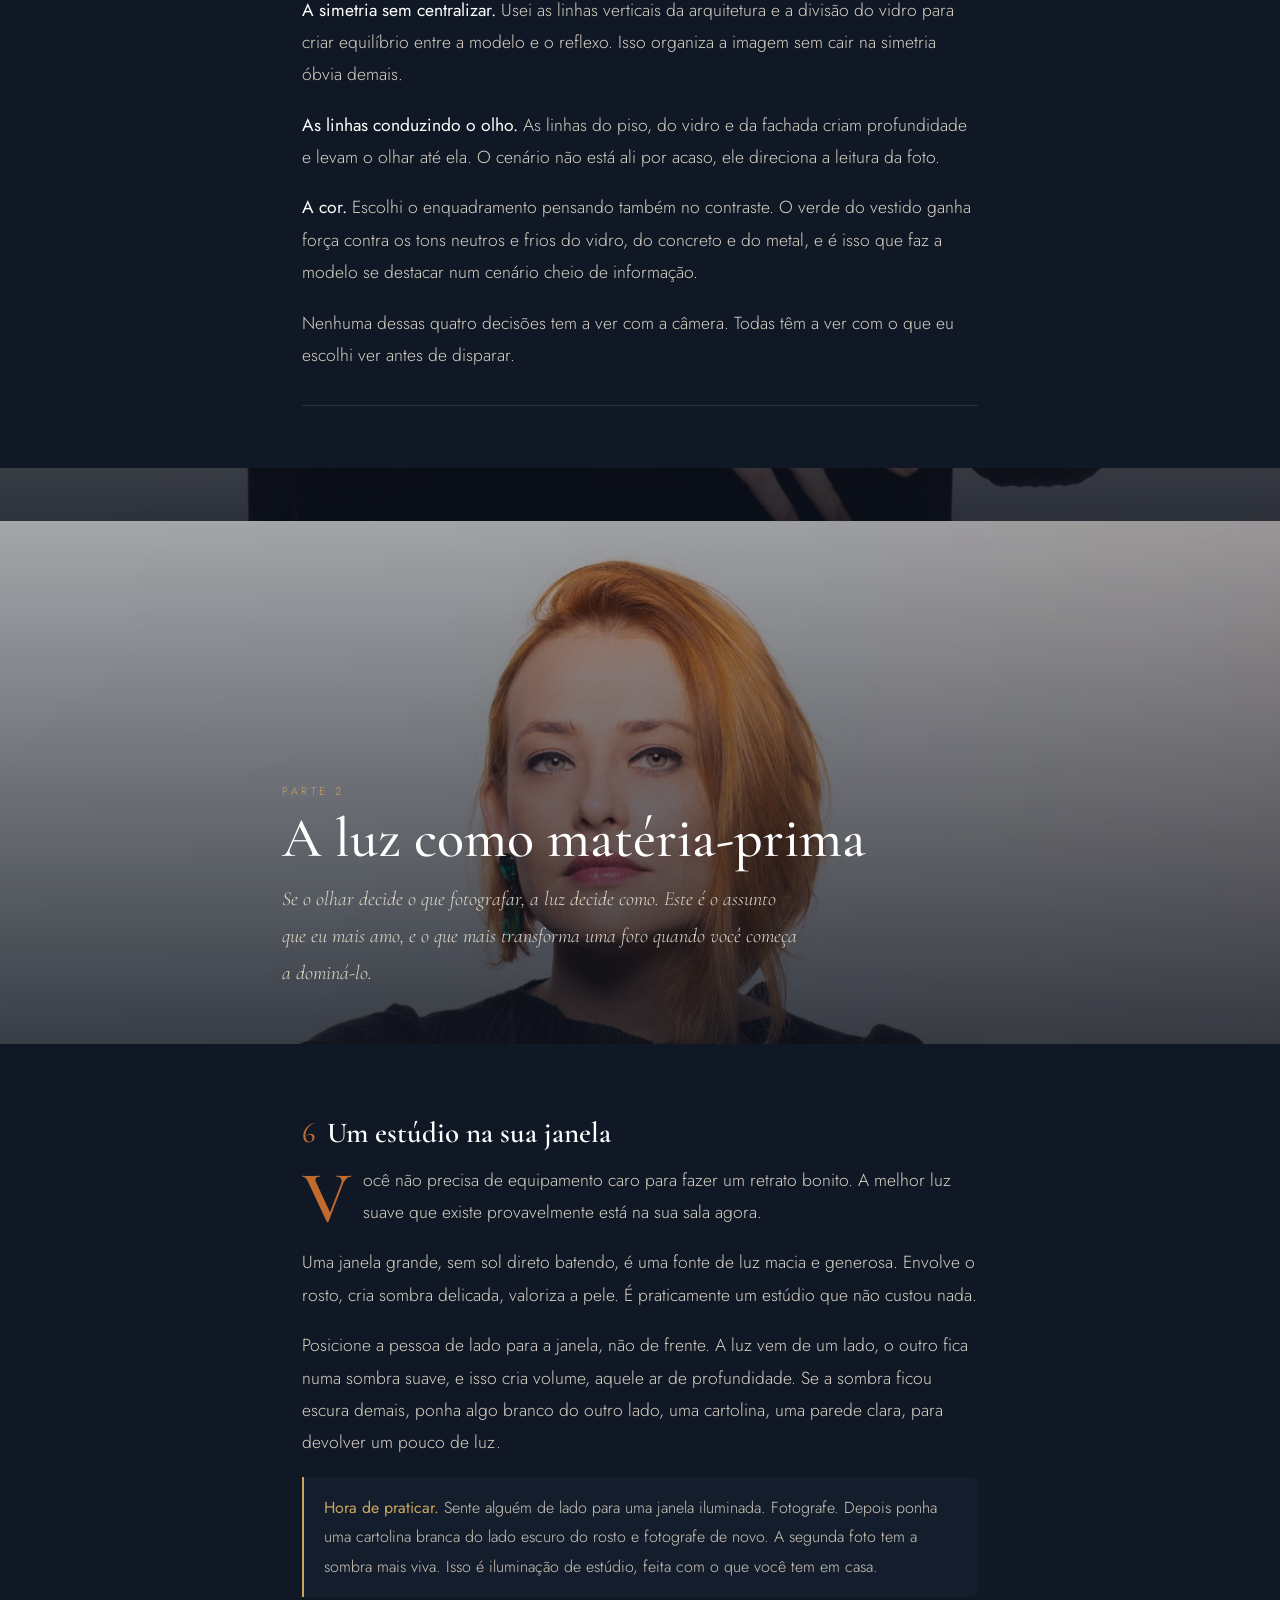
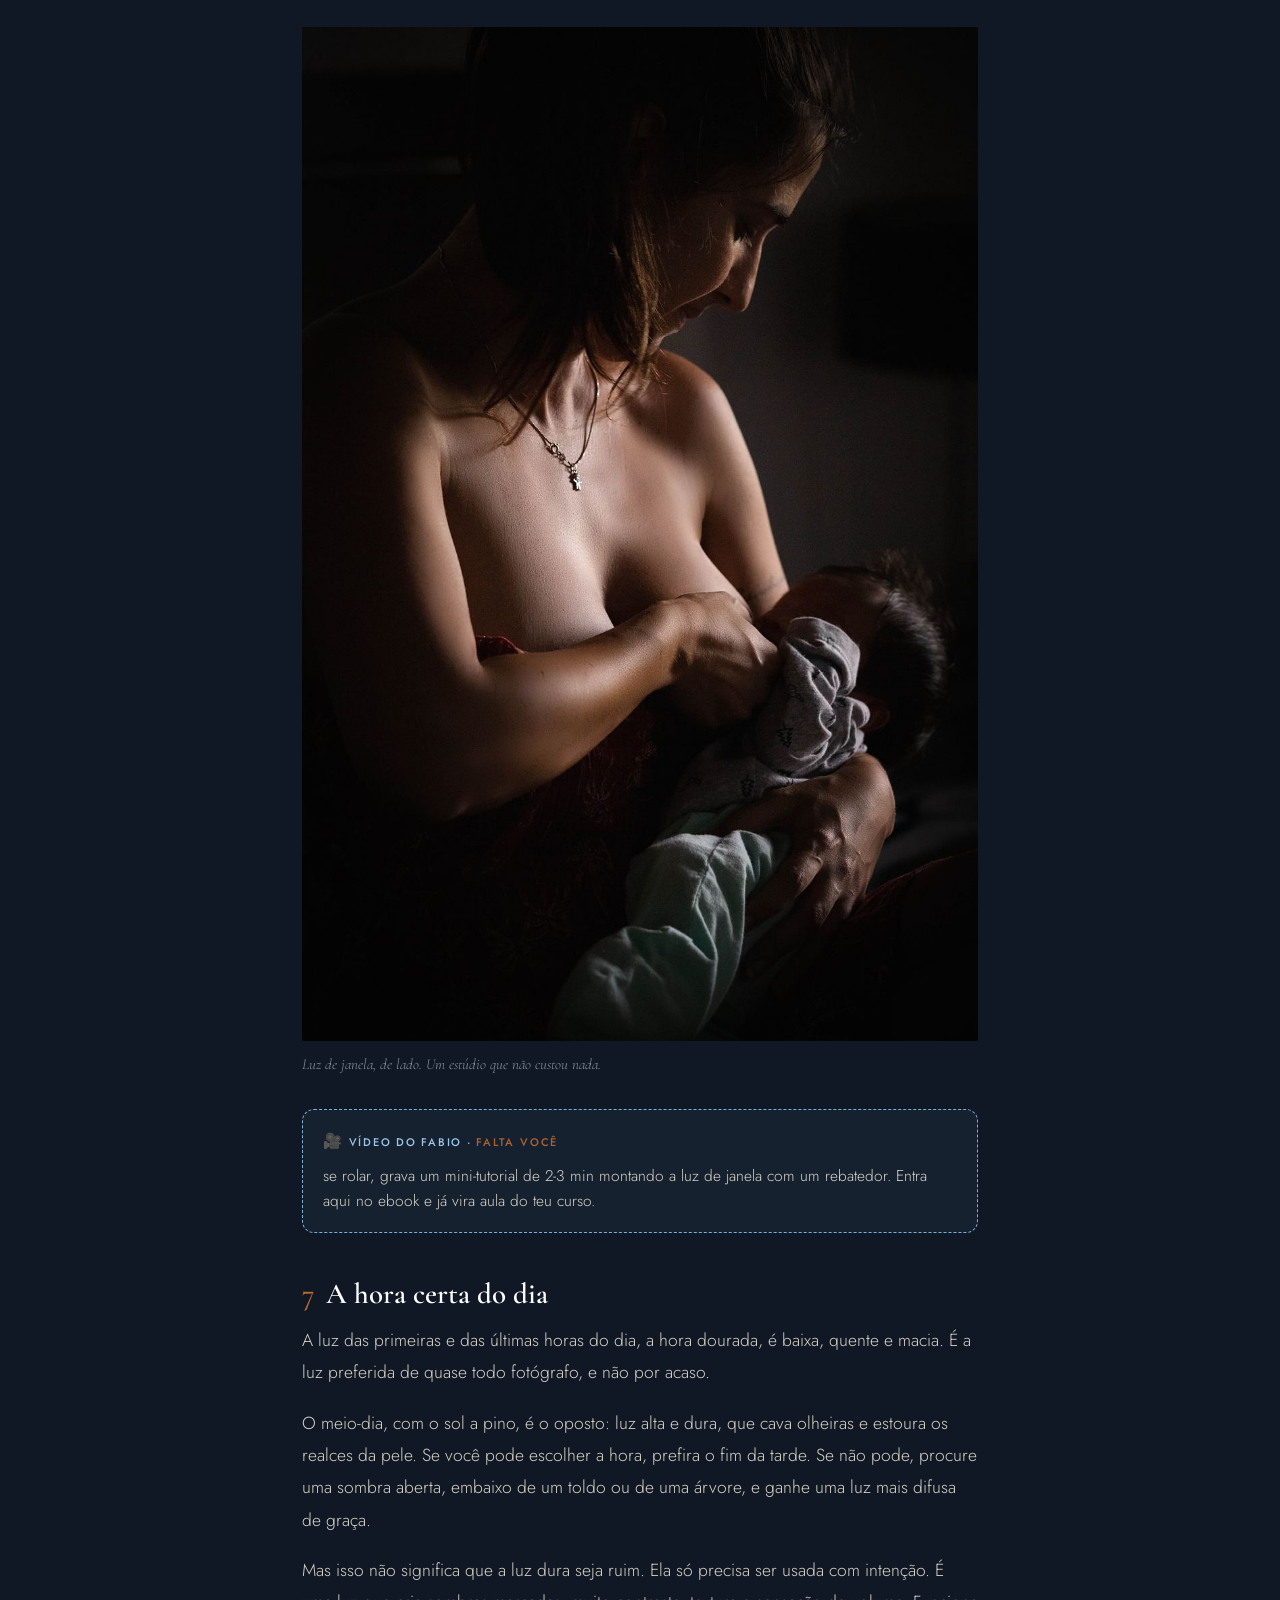
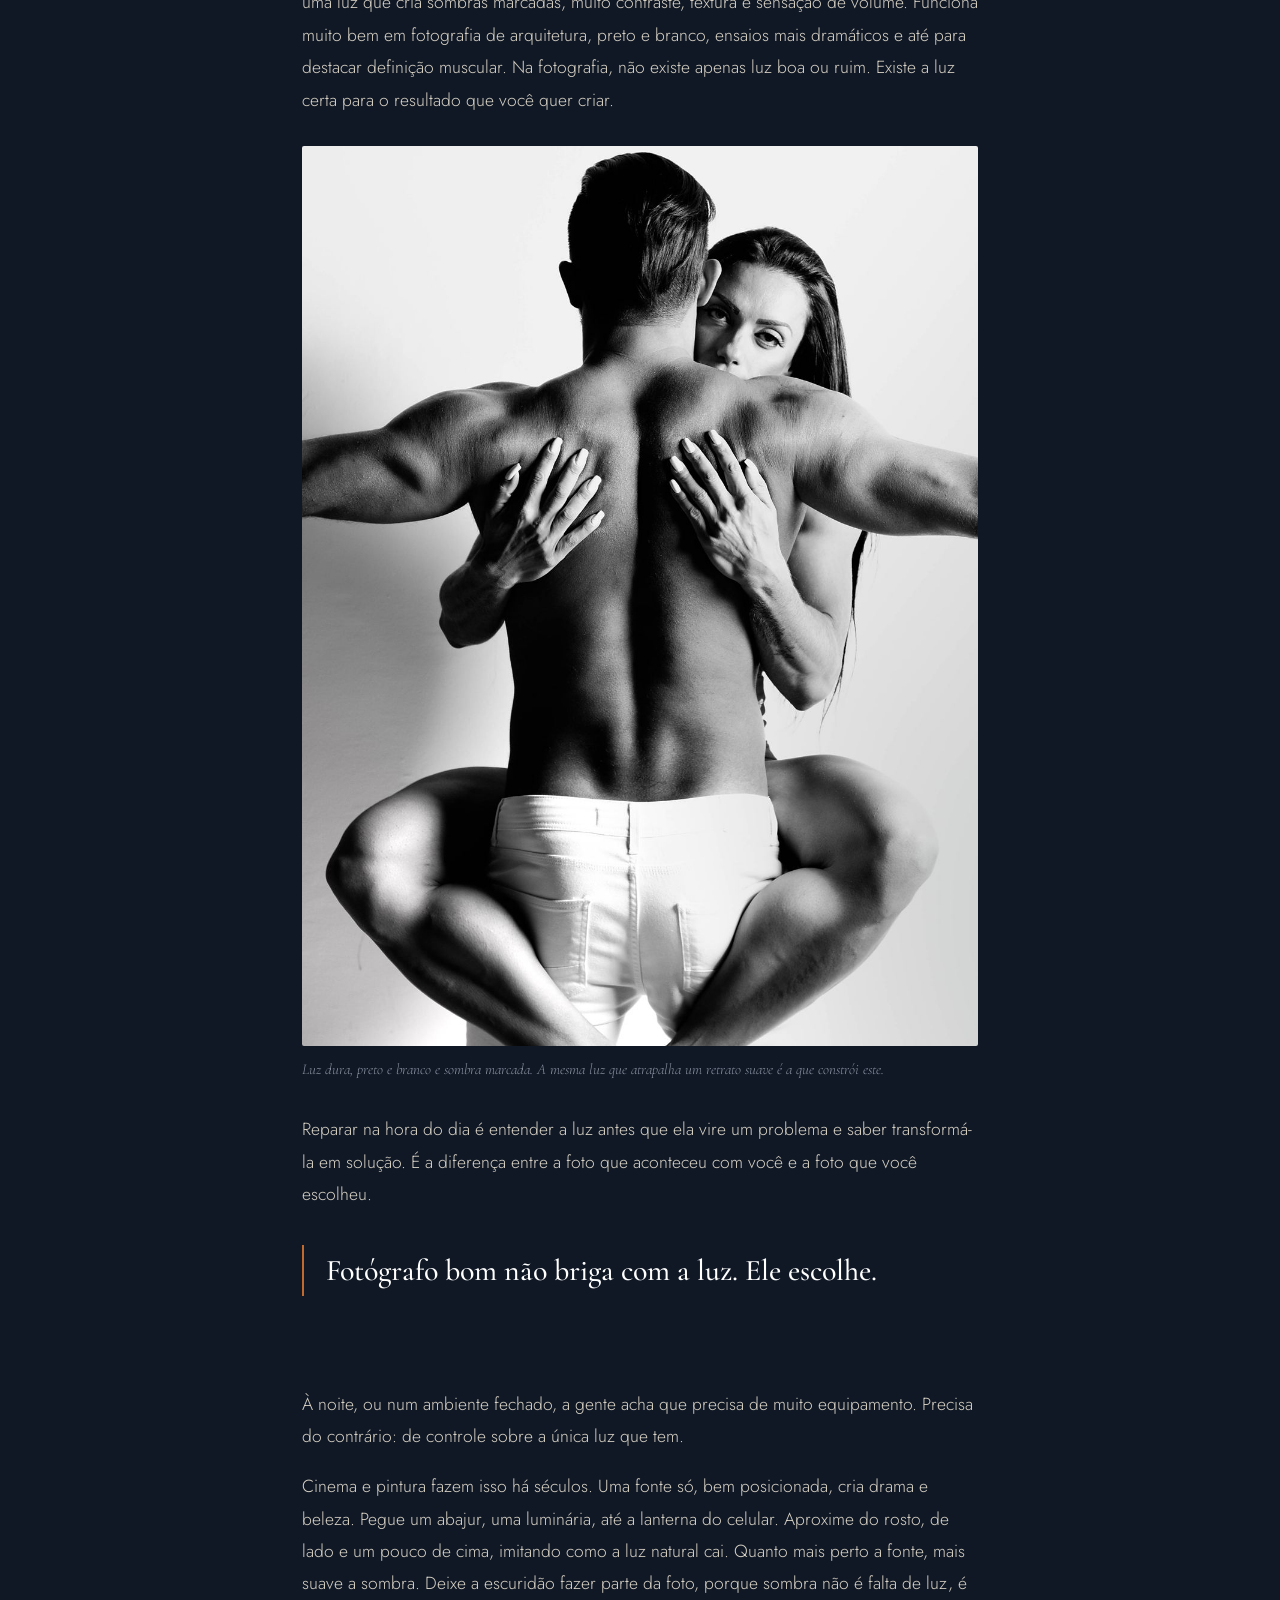
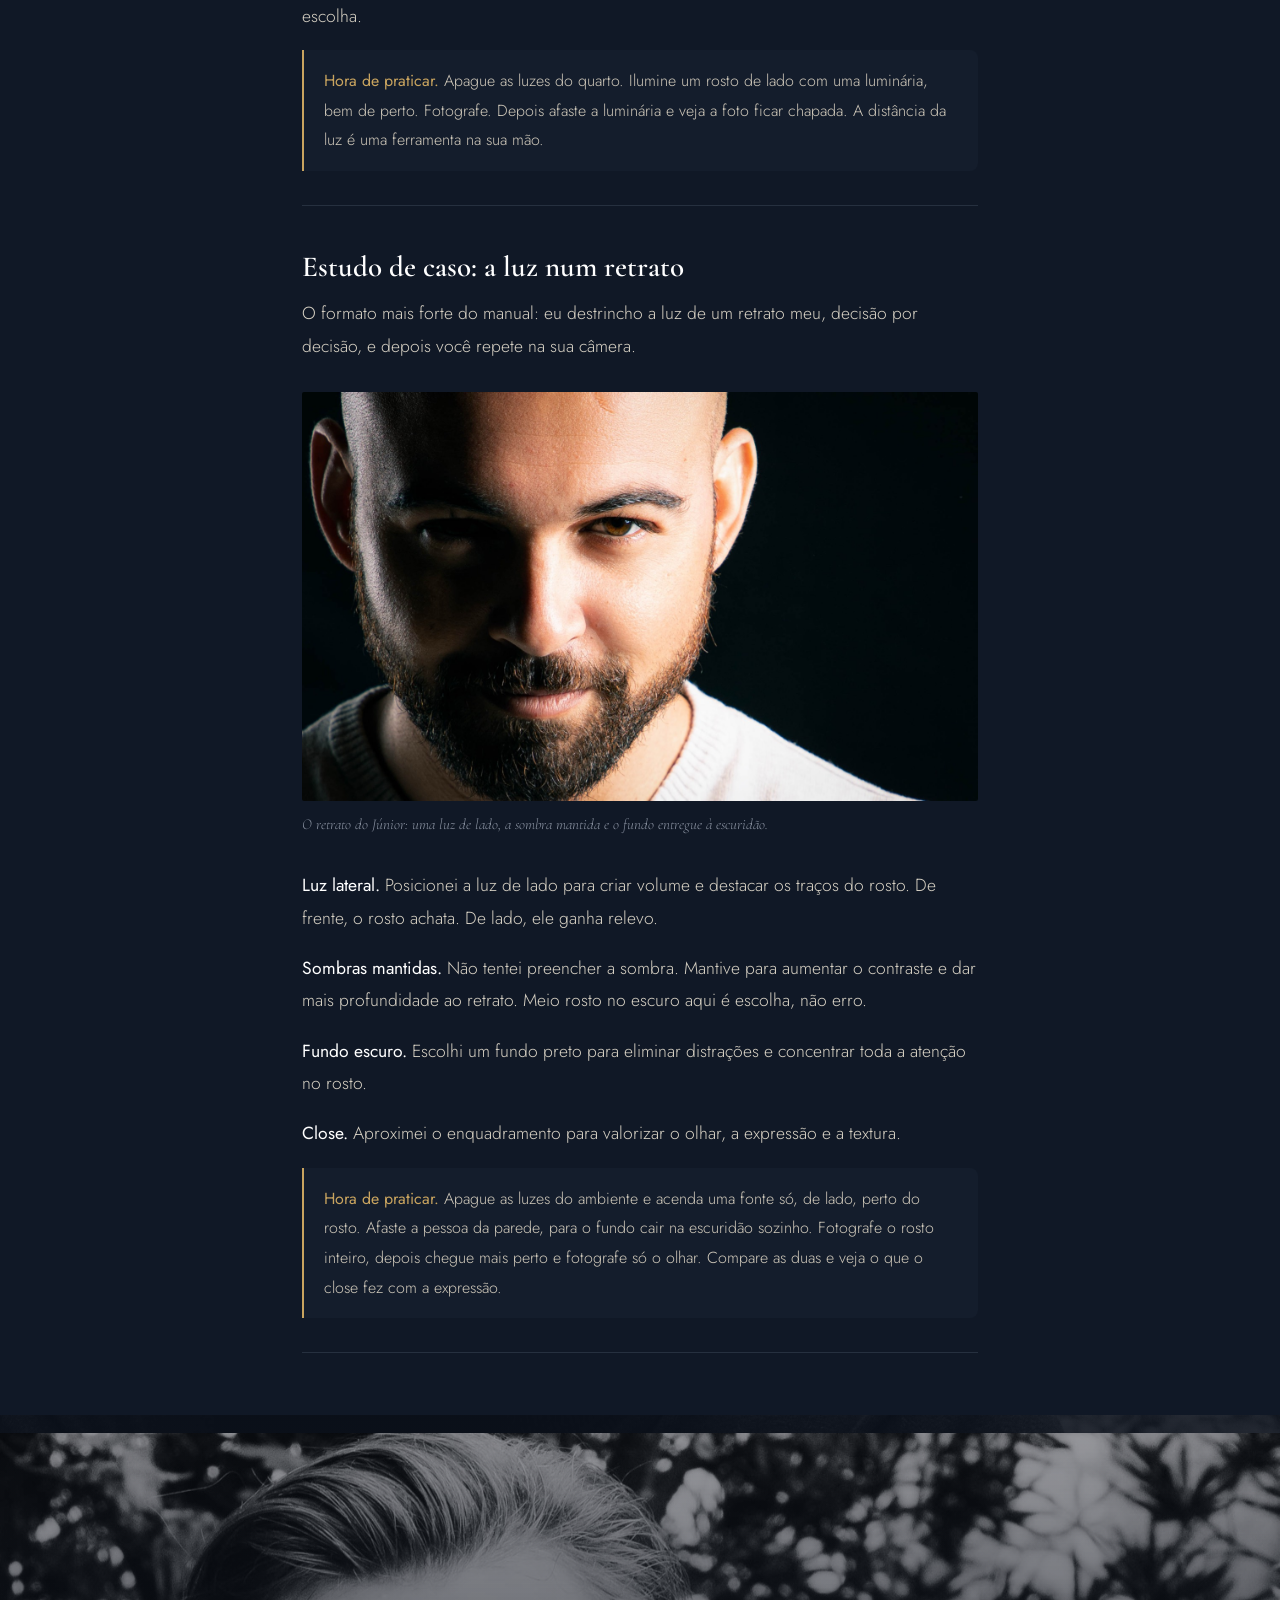
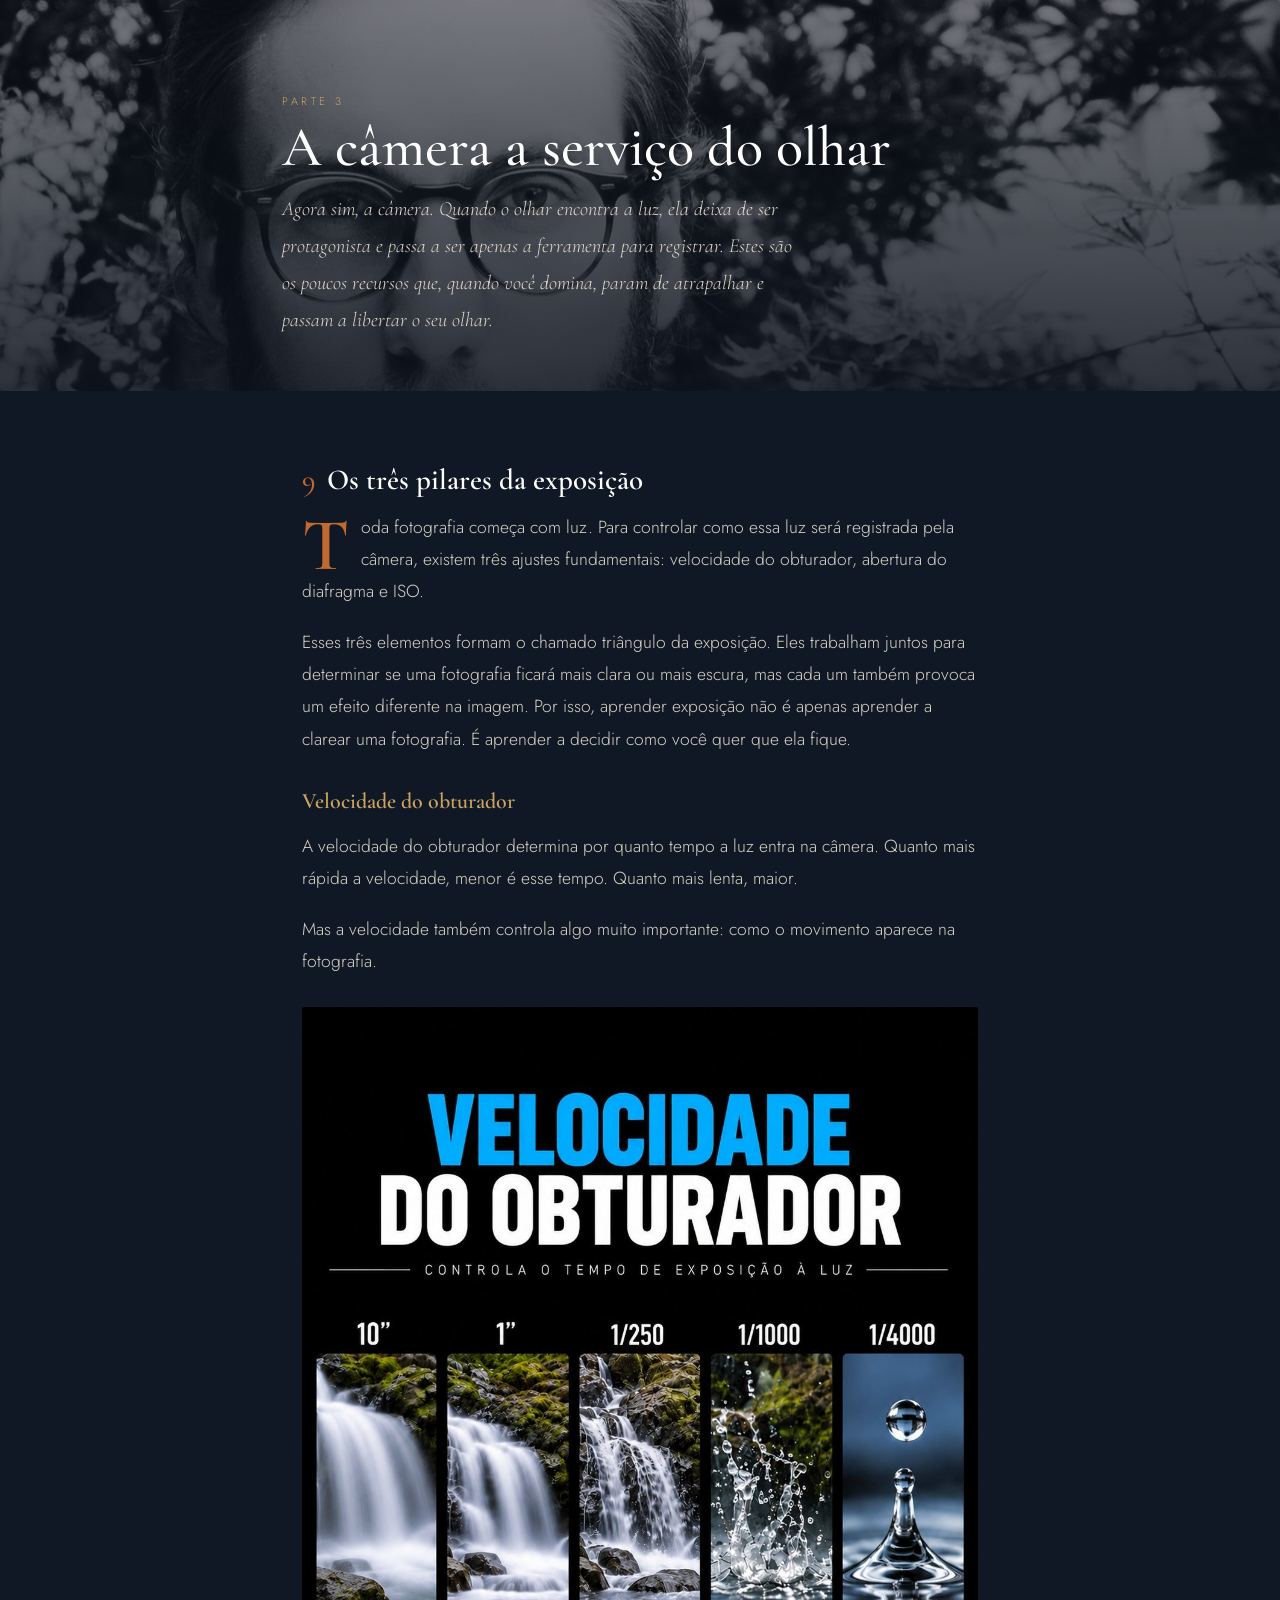
<file: manual/index.html>
<!DOCTYPE html><html lang="pt-BR"><head>
<meta charset="UTF-8"><meta name="viewport" content="width=device-width, initial-scale=1.0">
<title>O Manual Que Não Veio na Caixa · Fabio Dombrate</title>
<meta name="description" content="Aprender a ver, antes de aprender a fotografar">
<meta name="robots" content="noindex">
<link href="https://fonts.googleapis.com/css2?family=Cormorant+Garamond:ital,wght@0,400;0,500;0,600;1,400;1,500&family=Jost:wght@300;400;500&display=swap" rel="stylesheet">
<style>
  :root{ --navy:#101826; --navy2:#0b111c; --panel:#141d2c; --cream:#efe7d7; --ink:#16130e;
    --accent:#c06a30; --gold:#c9a45f; --ctext:#e7e0d2; --cmuted:#8b93a2; --line:#26303f; }
  *{margin:0;padding:0;box-sizing:border-box} html{scroll-behavior:smooth}
  body{ background:var(--navy); color:var(--ctext); font-family:'Jost',sans-serif; font-weight:300; line-height:1.85; -webkit-font-smoothing:antialiased; overflow-x:hidden; }
  h1,h2,.po-t,.lo-t,.pullq{ overflow-wrap:break-word; }
  img{max-width:100%;display:block} a{color:var(--gold)}
  .serif{font-family:'Cormorant Garamond',serif}

  .topbar{ position:sticky; top:0; z-index:50; background:rgba(16,24,38,.92); backdrop-filter:blur(10px); border-bottom:1px solid var(--line);
    display:flex; align-items:center; justify-content:space-between; padding:14px 22px; }
  .topbar .b{ display:flex; align-items:center; gap:10px; text-decoration:none; color:inherit; }
  .topbar .mono{ width:34px;height:34px;border:1px solid var(--gold);color:var(--gold);border-radius:3px;font-family:'Cormorant Garamond',serif;font-weight:600;display:flex;align-items:center;justify-content:center;font-size:16px }
  .topbar .b b{ font-family:'Cormorant Garamond',serif;font-weight:600;font-size:16px;letter-spacing:.1em;text-transform:uppercase;color:#fff }
  .topbar a.back{ font-size:11px;letter-spacing:.16em;text-transform:uppercase;color:var(--cmuted);text-decoration:none }
  .topbar a.back:hover{ color:var(--gold) }

  /* CAPA */
  .cover{ min-height:88vh; display:flex; flex-direction:column; justify-content:flex-end; padding:40px 22px 56px; position:relative; overflow:hidden;
    background:linear-gradient(180deg,rgba(11,17,28,.35),rgba(11,17,28,.45) 40%,rgba(11,17,28,.92)),url('/img/capa-manual-02.jpg'); background-size:cover; background-position:50% 32%; }
  .cover .in{ max-width:760px; margin:0 auto; width:100%; }
  .cover .eyebrow{ font-size:11px;letter-spacing:.3em;text-transform:uppercase;color:var(--gold) }
  .cover h1{ font-family:'Cormorant Garamond',serif; font-weight:500; font-size:clamp(27px,6.4vw,60px); line-height:1.06; color:#fff; margin:14px 0 0; padding-right:6px }
  .cover .sub{ font-family:'Cormorant Garamond',serif; font-style:italic; font-size:clamp(17px,3vw,22px); color:#e0d9c9; margin-top:16px; max-width:560px }
  .cover .by{ margin-top:26px; font-size:12px; letter-spacing:.2em; text-transform:uppercase; color:var(--cmuted) }
  .cover .by b{ color:var(--gold); font-weight:400 }

  /* LEITURA */
  .rwrap{ max-width:720px; margin:0 auto; padding:8px 22px; }
  .rwrap.front{ padding-top:60px }
  .rwrap p{ font-size:17.5px; margin:0 0 18px; color:#d7d1c4 }
  .rwrap p.big, .front p{ font-size:18px }
  .rwrap strong{ color:#fff; font-weight:400 }
  .rwrap em{ color:#e7e0d2; font-style:italic }
  h2{ font-family:'Cormorant Garamond',serif; font-weight:600; font-size:29px; color:#fff; margin:44px 0 14px; line-height:1.15 }
  h2 .cn{ color:var(--accent); font-weight:500; margin-right:12px }
  h3{ font-family:'Cormorant Garamond',serif; font-weight:600; font-size:22px; color:var(--gold); margin:26px 0 8px }
  .subhead{ color:#fff!important; font-weight:400; margin-top:26px!important; font-size:15px; letter-spacing:.02em }
  .subhead strong{ color:#fff }

  /* capitular */
  .rwrap > h2.plain:first-child + p::first-letter,
  .rwrap > h2:first-of-type + p::first-letter{ font-family:'Cormorant Garamond',serif; font-weight:600; float:left; font-size:74px; line-height:.72; padding:8px 12px 0 0; color:var(--accent) }

  /* abertura de parte (full-bleed) */
  .popen{ min-height:64vh; display:flex; align-items:flex-end; background-size:cover; background-position:center; margin:20px 0; }
  .po-in{ max-width:760px; margin:0 auto; width:100%; padding:0 22px 52px; }
  .po-eye{ font-size:11px; letter-spacing:.32em; text-transform:uppercase; color:var(--gold) }
  .po-t{ font-family:'Cormorant Garamond',serif; font-weight:500; font-size:clamp(34px,7vw,56px); color:#fff; line-height:1.03; margin-top:8px }
  .po-l{ font-family:'Cormorant Garamond',serif; font-style:italic; font-size:clamp(16px,2.6vw,20px); color:#e0d9c9; margin-top:14px; max-width:520px }
  .lopen{ padding:40px 0 10px; border-bottom:1px solid var(--line); margin-bottom:24px }
  .po-eye.d{ color:var(--accent) } .lo-t{ font-family:'Cormorant Garamond',serif; font-weight:500; font-size:34px; color:#fff }

  /* figura */
  figure{ margin:30px 0 }
  figure img{ width:100%; border-radius:2px }
  figcaption{ font-family:'Cormorant Garamond',serif; font-style:italic; font-size:15px; color:var(--cmuted); margin-top:10px }

  /* citação */
  .pullq{ font-family:'Cormorant Garamond',serif; font-weight:500; font-size:clamp(23px,4vw,30px); line-height:1.32; color:#fff;
    margin:34px 0; padding:6px 0 6px 22px; border-left:2px solid var(--accent) }

  /* hora de praticar */
  .convite{ background:var(--panel); border-left:2px solid var(--gold); border-radius:0 8px 8px 0; padding:16px 20px; margin:24px 0; font-size:16px!important; color:#cfc8ba!important }
  .convite strong{ color:var(--gold) }

  /* o segredo */
  .segredo{ font-family:'Cormorant Garamond',serif; font-style:italic; font-size:21px!important; line-height:1.45; color:#efe7d7!important;
    margin:22px 0 30px!important; padding:4px 0 4px 20px; border-left:2px solid var(--accent) }
  .segredo strong{ font-family:'Jost',sans-serif; font-style:normal; font-size:11px; letter-spacing:.2em; text-transform:uppercase; color:var(--accent)!important; display:block; margin-bottom:2px }

  /* ficha técnica */
  .ficha{ display:grid; grid-template-columns:repeat(3,1fr); border:1px solid var(--line); background:var(--panel); border-radius:6px; margin:22px 0 24px }
  .ficha .fi{ padding:14px 16px; border-right:1px solid var(--line); display:flex; flex-direction:column; gap:4px }
  .ficha .fi:last-child{ border-right:none }
  .ficha .fk{ font-size:10px; letter-spacing:.2em; text-transform:uppercase; color:var(--gold) }
  .ficha .fv{ font-size:14.5px; line-height:1.5; color:#e7e0d2 }
  @media(max-width:560px){ .ficha{ grid-template-columns:1fr } .ficha .fi{ border-right:none; border-bottom:1px solid var(--line) } .ficha .fi:last-child{ border-bottom:none } }

  /* blocos que faltam do Fabio (esqueleto) */
  .slot{ border:1.5px dashed var(--gold); border-radius:12px; background:rgba(201,164,95,.07); padding:18px 20px; margin:26px 0 }
  .slot .slot-l{ font-size:11px; letter-spacing:.16em; text-transform:uppercase; color:var(--gold); margin-bottom:8px; font-weight:500 }
  .slot .slot-l .ic{ font-size:15px }
  .slot .slot-l em{ font-style:normal; color:var(--accent); opacity:.9 }
  .slot p{ margin:0!important; font-size:15.5px!important; color:#d9d3c6!important; line-height:1.6 }
  .slot.video{ border-color:#7bb0d8; background:rgba(123,176,216,.06) }
  .slot.video .slot-l{ color:#9cc6e6 }
  .slot.foto{ border-color:#a9b0bd; background:rgba(169,176,189,.05) }
  .slot.foto .slot-l{ color:#c1c7d1 }
  .prov{ font-family:'Cormorant Garamond',serif; font-style:italic; color:var(--gold); font-size:17px; opacity:.85 }
  .prov:before{ content:'rascunho, vira o texto real com seu áudio'; font-family:'Jost',sans-serif; font-style:normal; font-size:10px; letter-spacing:.14em; text-transform:uppercase; color:var(--cmuted); display:block; margin-bottom:6px }

  ul{ list-style:none; margin:10px 0 20px }
  li{ font-size:17px; margin:10px 0; padding-left:22px; position:relative; color:#d7d1c4 }
  li:before{ content:'—'; position:absolute; left:0; color:var(--accent) }
  li.chk:before{ content:'○'; color:var(--gold) }

  hr{ border:none; border-top:1px solid var(--line); margin:34px 0 }

  .tbl{ overflow-x:auto; margin:22px 0; -webkit-overflow-scrolling:touch }
  table{ width:100%; border-collapse:collapse; font-size:14px; min-width:460px }
  th{ background:#0c1320; color:var(--gold); text-align:left; padding:10px 12px; font-family:'Cormorant Garamond',serif; font-weight:600; font-size:16px; white-space:nowrap }
  td{ border-bottom:1px solid var(--line); padding:9px 12px; color:#cfc8ba; vertical-align:top }

  .endcap{ text-align:center; padding:50px 22px 80px; border-top:1px solid var(--line); margin-top:40px }
  .endcap a.cta{ display:inline-flex; gap:10px; align-items:center; text-decoration:none; background:var(--accent); color:#fff; padding:15px 30px; font-size:12.5px; letter-spacing:.14em; text-transform:uppercase }
  .endcap .sig{ font-family:'Pinyon Script',cursive; font-size:34px; color:var(--gold); margin-bottom:24px }
  .endcap .mt{ margin-top:26px }
  .upsell{ max-width:560px; margin:0 auto 54px; border:1px solid var(--gold); background:var(--panel); padding:30px 28px; text-align:left }
  .upsell .up-eye{ font-size:10.5px; letter-spacing:.24em; text-transform:uppercase; color:var(--accent) }
  .upsell .up-t{ font-family:'Cormorant Garamond',serif; font-weight:600; font-size:27px; line-height:1.15; color:#fff; margin:8px 0 10px }
  .upsell p{ font-size:15px; color:#cfc8ba; line-height:1.65; margin-bottom:16px }
  a.up-a{ font-size:12px; letter-spacing:.16em; text-transform:uppercase; color:var(--gold); text-decoration:none; border-bottom:1px solid var(--accent); padding-bottom:4px }

  @media(max-width:560px){ h2{font-size:25px} .rwrap p{font-size:17px} .segredo{font-size:19px!important} }

  /* ---- recursos dinâmicos ---- */
  .cover .rt{ margin-top:14px; font-size:10.5px; letter-spacing:.18em; text-transform:uppercase; color:var(--gold) }
  .progress{ position:fixed; top:0; left:0; right:0; height:3px; z-index:100; background:rgba(255,255,255,.05) }
  .progress span{ display:block; height:100%; width:0; background:var(--accent) }
  .reveal{ opacity:0; transform:translateY(20px); transition:opacity .8s ease, transform .8s cubic-bezier(.2,.65,.25,1) }
  .reveal.shown{ opacity:1; transform:none }
  .totop{ position:fixed; right:20px; bottom:20px; z-index:80; width:46px; height:46px; border-radius:50%;
    border:1px solid var(--gold); background:rgba(16,24,38,.8); color:var(--gold); font-size:18px; line-height:1; cursor:pointer;
    opacity:0; pointer-events:none; transition:opacity .3s; backdrop-filter:blur(8px); }
  .totop.show{ opacity:1; pointer-events:auto }
  @media(prefers-reduced-motion:reduce){ .reveal{ opacity:1!important; transform:none!important; transition:none } }
</style></head>
<body>

  <div class="progress"><span id="pbar"></span></div>

  <div class="topbar">
    <a class="b" href="/"><span class="mono">FD</span><b>Fabio Dombrate</b></a>
    <a class="back" href="/ebook/">← voltar</a>
  </div>

  <header class="cover">
    <div class="in">
      <div class="eyebrow">O Manual</div>
      <h1>O Manual Que Não<br>Veio na Caixa</h1>
      <div class="sub">Aprender a ver, antes de aprender a fotografar</div>
      <div class="by"><b>Fabio Dombrate</b> · Elegância com propósito.</div>
      <div class="rt">27 min de leitura &nbsp;·&nbsp; role para começar ↓</div>
    </div>
  </header>

  <div class="rwrap front"><p><em>Fabio, os teus áudios e as tuas fotos já estão dentro. Os blocos tracejados que sobraram são só os vídeos, que são opcionais e entram quando você quiser gravar.</em></p>
<h2 class="plain">Antes de tudo</h2>
<p>Toda câmera vem com um manual na caixa. Aquele livrinho de tabelas e siglas que ninguém lê até o fim, e que ensina onde ficam os botões sem nunca explicar a única coisa que importa: <strong>como enxergar</strong>.</p>
<p>Este é o outro manual. O que não veio na caixa.</p>
<p>Ele não vai te transformar em fotógrafo porque nada que você leia faz isso. Mas vai te entregar o que quase ninguém te conta no começo, que fotografar é, antes de qualquer coisa, um jeito de olhar o mundo. A câmera é só a ferramenta. O olhar é seu.</p>
<p>Comigo isso começou cedo. Meu pai era arquiteto e tinha uma veia artística muito forte. O mundo dele era cercado de beleza, estética e arte, e eu cresci no meio disso. Ele me levava a encontros e exposições, e um dos hobbies dele era justamente a fotografia. Eu adorava pegar a câmera dele, brincar, olhar pelo visor. Aquilo me fascinava, e acho que foi ali, sem eu perceber, que a fotografia entrou na minha vida.</p>
<p>Talvez por influência dele, acabei entrando na faculdade de arquitetura. Eu gostava daquele universo, mas entre todas as matérias teve uma que me chamou a atenção de um jeito diferente: fotografia. Era onde eu me sentia em casa. Adorava fazer os trabalhos, sair para fotografar, e percebia que aquilo despertava em mim algo que nenhuma outra matéria despertava.</p>
<p>Mesmo assim, a vida me levou por outro caminho. Trabalhei muitos anos com construção civil, seguindo carreira e construindo a minha vida, mas com a sensação de que faltava alguma coisa. Até o dia em que resolvi comprar uma câmera e me matricular num curso profissional de fotografia. Foi aí que tudo começou a mudar. Quanto mais eu fotografava, mais aquela paixão crescia, até chegar o momento em que eu não queria mais que a fotografia fosse apenas um hobby. Eu queria que ela fosse o meu caminho. E foi isso que eu fiz.</p>
<p>Hoje, depois de mais de dez anos fotografando profissionalmente, a fotografia faz parte de quem eu sou. O mais bonito é que eu ainda sinto a mesma curiosidade de quando pegava a câmera do meu pai. Ainda quero aprender, experimentar, criar, descobrir novas formas de fotografar e, principalmente, novas formas de olhar.</p>
<p>Talvez seja justamente isso que mais me encanta. Porque não importa quantos anos se passem, sempre existe uma nova forma de olhar.</p>
<p>Fotografia, pra mim, é eternizar o presente. É guardar a beleza do meu tempo e mostrar às próximas gerações como era o meu olhar sobre o mundo. Se estas páginas fizerem você se apaixonar por isso, elas cumpriram o que vieram fazer.</p>
<p>Vamos aprender a ver.</p>
<p><em>Fabio</em></p>
<hr>
<h2 class="plain">Como ler este manual</h2>
<p>Não precisa decorar nada daqui. A ideia é que, da próxima vez que você levantar a câmera, você repare em coisas que antes passavam batido.</p>
<p>Leia devagar, com a câmera do lado. Cada capítulo é curto de propósito, porque fotografia não se aprende lendo, se aprende olhando e fotografando. No fim de alguns deles, deixei uma hora de praticar, um exercício simples e rápido. Faça. Cinco minutos fazendo o exercício valem mais do que reler o capítulo três vezes.</p>
<p>A ordem dos capítulos não é por acaso. Começamos pelo <strong>olhar</strong>, seguimos pela <strong>luz</strong>, e só então falamos da <strong>câmera</strong>. Porque a câmera é a última coisa que importa, não a primeira.</p>
<hr></div><section class="popen" style="background-image:linear-gradient(180deg,rgba(11,17,28,.35),rgba(11,17,28,.85)),url('/img/colunata.jpg')">
      <div class="po-in"><div class="po-eye">Parte 1</div><h1 class="po-t">Aprender a ver</h1><p class="po-l">Nenhuma câmera nova vai te dar olhar. Essa é a parte que depende só de você, e é por isso que ela vem primeiro.</p></div></section><div class="rwrap"><h2><span class="cn">1</span>A pergunta antes do clique</h2>
<p>A gente fotografa no automático do olhar. Vê algo bonito, aponta, dispara. E depois a foto não diz o que a gente sentiu ali.</p>
<p>Falta uma pergunta, e ela leva meio segundo: <strong>o que eu quero que essa foto diga?</strong></p>
<p>Aconchego. Solidão. A grandeza de um lugar. A ternura de um rosto. A resposta muda tudo, o enquadramento, a espera, a luz. Aí a foto passa a dizer alguma coisa sua, e não só mostrar o que estava na frente da câmera.</p>
<p>Sem essa pergunta, você volta com um monte de foto parecida. Com ela, você volta com menos e aproveita mais.</p>
<p class="convite"><strong>Hora de praticar.</strong> Escolha algo simples na sua casa. Antes de levantar a câmera, complete em voz alta: "eu quero mostrar que...". Só então fotografe. Sinta a diferença de fotografar com um propósito na cabeça.</p>
<blockquote class="pullq">Fotografe com intenção. Volte com menos fotos, mas com mais histórias para contar.</blockquote>
<h2><span class="cn">2</span>Ver a luz</h2>
<p>Antes de compor, antes de focar, aprenda a reparar na luz. A luz é com o que você trabalha, e é justamente o que a gente menos treina o olho para enxergar.</p>
<p>A luz tem direção. De frente, ela achata. De lado, revela volume e textura, dá vida ao rosto. De trás, cria contorno e mistério. A mesma pessoa, três luzes, três fotos completamente diferentes.</p>
<p>E a luz tem temperamento. Dura, do sol a pino, cria drama e sombra marcada. Difusa, de um dia nublado ou de uma janela com cortina, envolve e perdoa. Nenhuma é melhor. São ferramentas para sensações diferentes.</p>
<p>Não brigue com a luz. Espere ela mudar ou encontre outro lugar para olhar. Às vezes a foto certa é só uma questão de dar dois passos para o lado.</p>
<p class="convite"><strong>Hora de praticar.</strong> Pegue um objeto e fotografe perto de uma janela em três posições: luz de frente, de lado e de trás. Sem mudar mais nada. Escolha a que tem mais volume. Guarde essa sensação, ela vai te acompanhar pra sempre.</p>
<h2><span class="cn">3</span>Compor é decidir o que fica de fora</h2>
<p>Compor é escolher o que entra no quadro e o que fica de fora.</p>
<p>A gente aprende a regra dos terços e para por aí. Mas compor é mais do que onde colocar o assunto. Dá para usar as linhas do lugar para conduzir o olho até o assunto. Dá para deixar espaço vazio de propósito, porque o respiro em volta dá força. E vale olhar o fundo com o mesmo cuidado com que você olha a pessoa, porque a câmera registra os dois igual.</p>
<p>Antes de disparar, passe o olho pela borda do quadro. Meio segundo pode salvar uma foto. O que você deixa de fora importa tanto quanto o que escolhe mostrar.</p>
<p class="convite"><strong>Hora de praticar.</strong> Encontre uma linha, um corrimão, a quina de uma mesa, uma estrada. Componha uma foto onde essa linha conduz o olhar até um assunto no fim dela. Depois faça outra com muito espaço vazio de um lado. Veja como o vazio dá presença.</p>
<h2><span class="cn">4</span>A perspectiva muda tudo</h2>
<p class="subhead"><strong>Aproxime-se e dê profundidade à sua fotografia.</strong></p>
<p>Uma fotografia ganha outra dimensão quando você trabalha com elementos em diferentes distâncias da câmera.</p>
<figure><img loading="lazy" src="/img/perspectiva-dj.jpg" alt="A mão em primeiro plano exagera as proporções e puxa o olhar para dentro da cena."><figcaption>A mão em primeiro plano exagera as proporções e puxa o olhar para dentro da cena.</figcaption></figure>
<p>Nesta imagem, a mão em primeiro plano chama a atenção, enquanto o DJ e os equipamentos completam a composição. A proximidade exagera as proporções e cria uma sensação de profundidade, fazendo com que o espectador se sinta parte da cena.</p>
<p class="segredo"><strong>O segredo</strong> Não fotografe apenas o que está à sua frente. Explore o espaço entre a câmera e o assunto. Às vezes, mudar a distância e o ângulo é tudo o que você precisa para transformar uma foto comum em uma imagem interessante.</p>
<p class="convite"><strong>Hora de praticar.</strong> Aproxime a câmera de um elemento, mantenha o assunto principal um pouco mais distante e observe como a perspectiva transforma a imagem.</p>
<h2><span class="cn">5</span>Esperar o momento</h2>
<p>As melhores fotos quase nunca são as primeiras.</p>
<p>Sebastião Salgado passava semanas com as pessoas que fotografava. Voltava ao mesmo lugar até a luz colaborar, até o gesto acontecer, até a cena dizer tudo de uma vez. As imagens dele emocionam porque ele teve a paciência de esperar a verdade aparecer.</p>
<p>Você não precisa de mais tempo. Precisa estar presente quando o momento acontecer. Num aniversário, a foto boa é a do riso real, não a do "olha pro passarinho". Num retrato, é o instante em que a pessoa relaxa e esquece a câmera. Com pressa, você faz a foto e vai embora. Com presença, você espera. Às vezes, tudo o que uma boa foto precisa é que você fique mais um pouco.</p>
<p>Paciência também é técnica. E talvez seja a mais difícil de dominar.</p>
<hr>
<h2 class="plain">Estudo de caso: o olhar</h2>
<p>Antes de mudar de parte, um exemplo de verdade. Uma foto minha, e as decisões por trás dela.</p>
<figure><img loading="lazy" src="/img/arqvestido.jpg" alt="O vestido verde: reflexo, linhas e cor conduzindo o olhar."><figcaption>O vestido verde: reflexo, linhas e cor conduzindo o olhar.</figcaption></figure>
<p><strong>O reflexo.</strong> Em vez de fotografar a modelo apenas contra o prédio, posicionei a câmera para que o vidro criasse uma segunda versão dela. O reflexo deixa de ser fundo e passa a fazer parte da fotografia.</p>
<p><strong>A simetria sem centralizar.</strong> Usei as linhas verticais da arquitetura e a divisão do vidro para criar equilíbrio entre a modelo e o reflexo. Isso organiza a imagem sem cair na simetria óbvia demais.</p>
<p><strong>As linhas conduzindo o olho.</strong> As linhas do piso, do vidro e da fachada criam profundidade e levam o olhar até ela. O cenário não está ali por acaso, ele direciona a leitura da foto.</p>
<p><strong>A cor.</strong> Escolhi o enquadramento pensando também no contraste. O verde do vestido ganha força contra os tons neutros e frios do vidro, do concreto e do metal, e é isso que faz a modelo se destacar num cenário cheio de informação.</p>
<p>Nenhuma dessas quatro decisões tem a ver com a câmera. Todas têm a ver com o que eu escolhi ver antes de disparar.</p>
<hr></div><section class="popen" style="background-image:linear-gradient(180deg,rgba(11,17,28,.35),rgba(11,17,28,.85)),url('/img/elegante.jpg')">
      <div class="po-in"><div class="po-eye">Parte 2</div><h1 class="po-t">A luz como matéria-prima</h1><p class="po-l">Se o olhar decide o que fotografar, a luz decide como. Este é o assunto que eu mais amo, e o que mais transforma uma foto quando você começa a dominá-lo.</p></div></section><div class="rwrap"><h2><span class="cn">6</span>Um estúdio na sua janela</h2>
<p>Você não precisa de equipamento caro para fazer um retrato bonito. A melhor luz suave que existe provavelmente está na sua sala agora.</p>
<p>Uma janela grande, sem sol direto batendo, é uma fonte de luz macia e generosa. Envolve o rosto, cria sombra delicada, valoriza a pele. É praticamente um estúdio que não custou nada.</p>
<p>Posicione a pessoa de lado para a janela, não de frente. A luz vem de um lado, o outro fica numa sombra suave, e isso cria volume, aquele ar de profundidade. Se a sombra ficou escura demais, ponha algo branco do outro lado, uma cartolina, uma parede clara, para devolver um pouco de luz.</p>
<p class="convite"><strong>Hora de praticar.</strong> Sente alguém de lado para uma janela iluminada. Fotografe. Depois ponha uma cartolina branca do lado escuro do rosto e fotografe de novo. A segunda foto tem a sombra mais viva. Isso é iluminação de estúdio, feita com o que você tem em casa.</p>
<figure><img loading="lazy" src="/img/luz-janela.jpg" alt="Luz de janela, de lado. Um estúdio que não custou nada."><figcaption>Luz de janela, de lado. Um estúdio que não custou nada.</figcaption></figure>
<div class="slot video"><div class="slot-l"><span class="ic">🎥</span> Vídeo do Fabio · <em>falta você</em></div><p>se rolar, grava um mini-tutorial de 2-3 min montando a luz de janela com um rebatedor. Entra aqui no ebook e já vira aula do teu curso.</p></div>
<h2><span class="cn">7</span>A hora certa do dia</h2>
<p>A luz das primeiras e das últimas horas do dia, a hora dourada, é baixa, quente e macia. É a luz preferida de quase todo fotógrafo, e não por acaso.</p>
<p>O meio-dia, com o sol a pino, é o oposto: luz alta e dura, que cava olheiras e estoura os realces da pele. Se você pode escolher a hora, prefira o fim da tarde. Se não pode, procure uma sombra aberta, embaixo de um toldo ou de uma árvore, e ganhe uma luz mais difusa de graça.</p>
<p>Mas isso não significa que a luz dura seja ruim. Ela só precisa ser usada com intenção. É uma luz que cria sombras marcadas, muito contraste, textura e sensação de volume. Funciona muito bem em fotografia de arquitetura, preto e branco, ensaios mais dramáticos e até para destacar definição muscular. Na fotografia, não existe apenas luz boa ou ruim. Existe a luz certa para o resultado que você quer criar.</p>
<figure><img loading="lazy" src="/img/pb-luzdura.jpg" alt="Luz dura, preto e branco e sombra marcada. A mesma luz que atrapalha um retrato suave é a que constrói este."><figcaption>Luz dura, preto e branco e sombra marcada. A mesma luz que atrapalha um retrato suave é a que constrói este.</figcaption></figure>
<p>Reparar na hora do dia é entender a luz antes que ela vire um problema e saber transformá-la em solução. É a diferença entre a foto que aconteceu com você e a foto que você escolheu.</p>
<blockquote class="pullq">Fotógrafo bom não briga com a luz. Ele escolhe.</blockquote>
<h2><span class="cn">8</span>Uma luz só</h2>
<p>À noite, ou num ambiente fechado, a gente acha que precisa de muito equipamento. Precisa do contrário: de controle sobre a única luz que tem.</p>
<p>Cinema e pintura fazem isso há séculos. Uma fonte só, bem posicionada, cria drama e beleza. Pegue um abajur, uma luminária, até a lanterna do celular. Aproxime do rosto, de lado e um pouco de cima, imitando como a luz natural cai. Quanto mais perto a fonte, mais suave a sombra. Deixe a escuridão fazer parte da foto, porque sombra não é falta de luz, é escolha.</p>
<p class="convite"><strong>Hora de praticar.</strong> Apague as luzes do quarto. Ilumine um rosto de lado com uma luminária, bem de perto. Fotografe. Depois afaste a luminária e veja a foto ficar chapada. A distância da luz é uma ferramenta na sua mão.</p>
<hr>
<h2 class="plain">Estudo de caso: a luz num retrato</h2>
<p>O formato mais forte do manual: eu destrincho a luz de um retrato meu, decisão por decisão, e depois você repete na sua câmera.</p>
<figure><img loading="lazy" src="/img/retrato-junior.jpg" alt="O retrato do Júnior: uma luz de lado, a sombra mantida e o fundo entregue à escuridão."><figcaption>O retrato do Júnior: uma luz de lado, a sombra mantida e o fundo entregue à escuridão.</figcaption></figure>
<p><strong>Luz lateral.</strong> Posicionei a luz de lado para criar volume e destacar os traços do rosto. De frente, o rosto achata. De lado, ele ganha relevo.</p>
<p><strong>Sombras mantidas.</strong> Não tentei preencher a sombra. Mantive para aumentar o contraste e dar mais profundidade ao retrato. Meio rosto no escuro aqui é escolha, não erro.</p>
<p><strong>Fundo escuro.</strong> Escolhi um fundo preto para eliminar distrações e concentrar toda a atenção no rosto.</p>
<p><strong>Close.</strong> Aproximei o enquadramento para valorizar o olhar, a expressão e a textura.</p>
<p class="convite"><strong>Hora de praticar.</strong> Apague as luzes do ambiente e acenda uma fonte só, de lado, perto do rosto. Afaste a pessoa da parede, para o fundo cair na escuridão sozinho. Fotografe o rosto inteiro, depois chegue mais perto e fotografe só o olhar. Compare as duas e veja o que o close fez com a expressão.</p>
<hr></div><section class="popen" style="background-image:linear-gradient(180deg,rgba(11,17,28,.35),rgba(11,17,28,.85)),url('/img/contempla.jpg')">
      <div class="po-in"><div class="po-eye">Parte 3</div><h1 class="po-t">A câmera a serviço do olhar</h1><p class="po-l">Agora sim, a câmera. Quando o olhar encontra a luz, ela deixa de ser protagonista e passa a ser apenas a ferramenta para registrar. Estes são os poucos recursos que, quando você domina, param de atrapalhar e passam a libertar o seu olhar.</p></div></section><div class="rwrap"><h2><span class="cn">9</span>Os três pilares da exposição</h2>
<p>Toda fotografia começa com luz. Para controlar como essa luz será registrada pela câmera, existem três ajustes fundamentais: velocidade do obturador, abertura do diafragma e ISO.</p>
<p>Esses três elementos formam o chamado triângulo da exposição. Eles trabalham juntos para determinar se uma fotografia ficará mais clara ou mais escura, mas cada um também provoca um efeito diferente na imagem. Por isso, aprender exposição não é apenas aprender a clarear uma fotografia. É aprender a decidir como você quer que ela fique.</p>
<h3>Velocidade do obturador</h3>
<p>A velocidade do obturador determina por quanto tempo a luz entra na câmera. Quanto mais rápida a velocidade, menor é esse tempo. Quanto mais lenta, maior.</p>
<p>Mas a velocidade também controla algo muito importante: como o movimento aparece na fotografia.</p>
<figure><img loading="lazy" src="/img/pilares-velocidade.jpg" alt=""></figure>
<p>Velocidades rápidas, como 1/500s, 1/1000s ou mais, são capazes de congelar movimentos. São ideais para esportes, animais, crianças correndo ou qualquer situação em que você queira registrar uma fração de segundo com nitidez.</p>
<p>Velocidades mais lentas, como 1/30s, 1/10s ou vários segundos, permitem que o movimento seja registrado durante a exposição. É assim que conseguimos criar rastros de luz, suavizar a água de uma cachoeira ou produzir técnicas como panning e zooming.</p>
<p><strong>Na prática.</strong> Velocidade alta congela. Velocidade baixa registra o movimento.</p>
<figure><img loading="lazy" src="/img/pilares-velocidade-pratica.jpg" alt=""></figure>
<p class="segredo"><strong>O segredo</strong> Não escolha a velocidade pensando só na quantidade de luz. Pergunte primeiro: quero congelar ou mostrar o movimento?</p>
<h3>Abertura do diafragma</h3>
<p>A abertura do diafragma controla a quantidade de luz que entra pela lente. Ela é representada pela letra f, em valores como f/1.4, f/2.8, f/5.6, f/8 ou f/16.</p>
<p>Quanto menor o número f, maior é a abertura. Uma abertura como f/1.4 deixa entrar muita luz. Já uma abertura como f/16 deixa entrar uma quantidade bem menor.</p>
<p>Mas a abertura também controla a profundidade de campo, ou seja, quanto da fotografia aparece nítido.</p>
<figure><img loading="lazy" src="/img/pilares-abertura.jpg" alt=""></figure>
<p>Aberturas maiores, como f/1.4 ou f/2.8, podem produzir fundos bastante desfocados e separar o assunto do ambiente. Por isso são muito usadas em retratos.</p>
<p>Aberturas menores, como f/8, f/11 ou f/16, aumentam a região nítida e são muito usadas em paisagens e arquitetura.</p>
<p><strong>Na prática.</strong> Abertura maior, menor profundidade de campo. Abertura menor, maior profundidade de campo.</p>
<figure><img loading="lazy" src="/img/pilares-abertura-pratica.jpg" alt=""></figure>
<p class="segredo"><strong>O segredo</strong> Antes de escolher a abertura, pense: quanto da minha fotografia eu quero manter em foco?</p>
<h3>ISO</h3>
<p>O ISO determina o quanto o sinal captado pelo sensor será amplificado para formar a imagem. Na prática, aumentar o ISO permite fotografar com menos luz sem precisar reduzir tanto a velocidade ou abrir mais o diafragma.</p>
<p>Valores baixos, como ISO 100, normalmente oferecem uma imagem mais limpa e com mais qualidade. Conforme subimos para ISO 800, 1600, 3200, 6400 ou mais, conseguimos trabalhar em ambientes cada vez mais escuros, mas também podemos aumentar o ruído e perder um pouco de qualidade e de faixa dinâmica.</p>
<figure><img loading="lazy" src="/img/pilares-iso.jpg" alt=""></figure>
<p>Isso não significa que ISO alto seja errado. Às vezes, uma fotografia com um pouco de ruído é muito melhor do que uma fotografia tremida, ou do que simplesmente não fazer a foto.</p>
<p><strong>Na prática.</strong> Use o ISO necessário para conseguir a exposição e as configurações que a cena pede.</p>
<figure><img loading="lazy" src="/img/pilares-iso-pratica.jpg" alt=""></figure>
<p><strong>Fotografia noturna nem sempre pede ISO alto.</strong> Quando a cena permite tripé e não há movimento para congelar, dá para manter o ISO baixo e usar velocidades mais lentas. Com a câmera estabilizada, o obturador fica aberto por mais tempo, o sensor recebe mais luz, e o resultado é uma imagem mais limpa, com menos ruído e mais qualidade.</p>
<p>É assim que se fotografa paisagem noturna, arquitetura e qualquer cena parada. A astrofotografia é a exceção: como as estrelas se movem, exposições muito longas viram rastros, e aí você precisa equilibrar tempo de exposição, abertura e ISO.</p>
<p class="segredo"><strong>O segredo</strong> Sempre que possível, trabalhe com ISO baixo. Mas não tenha medo de aumentá-lo quando a fotografia precisar.</p>
<h3>O botão de compensação de exposição</h3>
<p>Existe um quarto controle que quase ninguém usa no começo e que resolve metade dos problemas de exposição: a compensação, aquele botão marcado com <strong>+/−</strong>.</p>
<p>Nos modos automáticos e semiautomáticos, a câmera mede a cena e decide a exposição sozinha. Ela acerta na maior parte do tempo, mas se engana em cenas muito claras ou muito escuras, porque tenta deixar tudo num cinza médio. Fotografe alguém na neve ou na areia e a câmera escurece demais. Fotografe uma cena noturna e ela clareia demais.</p>
<p>A compensação é você discordando da câmera sem sair do automático. Gire para <strong>+1</strong> e a foto sai mais clara do que a câmera queria. Gire para <strong>−1</strong> e sai mais escura. O ajuste é em passos de luz, normalmente de um terço em um terço.</p>
<p class="convite"><strong>Hora de praticar.</strong> Fotografe uma parede branca no automático e repare que ela sai cinza. Agora suba a compensação para +1 ou +1,7 e fotografe de novo. A parede fica branca. Você acabou de corrigir a câmera em vez de aceitar o que ela decidiu.</p>
<h3>Os três trabalhando juntos</h3>
<p>Aqui está o ponto mais importante: velocidade, abertura e ISO não trabalham isoladamente.</p>
<p>Imagine um retrato. Você escolhe f/2.8 porque quer o fundo desfocado. Depois define uma velocidade rápida o suficiente para a pessoa não sair tremida. Se ainda faltar luz, aumenta o ISO.</p>
<p>Em outra situação, fotografando uma cachoeira, sua prioridade pode ser uma velocidade lenta para registrar o movimento da água. A partir dessa escolha, você ajusta abertura e ISO para chegar à exposição desejada.</p>
<p>É por isso que dominar o triângulo da exposição muda a maneira como você fotografa. Em vez de perguntar apenas "qual configuração devo usar?", você começa a perguntar:</p>
<blockquote class="pullq">Qual resultado eu quero criar?</blockquote>
<p>E é essa pergunta que transforma configuração em decisão fotográfica.</p>
<p class="convite"><strong>Hora de praticar.</strong> Abra uma torneira e apoie a câmera. Fotografe a água em 1/1000s e depois em 1/15s. Veja a água congelar na primeira e virar seda na segunda. Depois ajuste abertura e ISO até as duas ficarem com uma claridade parecida. Você acabou de usar os três pilares juntos.</p>
<p>Antes de ir para a câmera, brinque aqui. Escolha uma cena, mexa nos três controles e veja o que aconteceria.</p>
<h2><span class="cn">10</span>Saia do automático, sem medo</h2>
<p>O automático decide tudo por você, e quase sempre decide o seguro, não o bonito.</p>
<p>Você não precisa saltar direto para o modo manual completo. Existe um caminho do meio, e ele resolve a maior parte das fotos: o modo de prioridade de abertura (o "A" ou "Av" na sua câmera). Nele, você escolhe uma coisa só, o quanto o fundo fica desfocado, e a câmera cuida do resto.</p>
<p>Abertura bem aberta, aquele número f baixo, e o fundo derrete num borrão suave enquanto o assunto salta. Abertura fechada, e tudo fica nítido, do perto ao longe. É o controle mais poderoso do retrato, e está a um giro de distância.</p>
<p class="convite"><strong>Hora de praticar.</strong> Ponha a câmera no modo A. Fotografe a mesma pessoa em f/2.8 e depois em f/8. Veja o fundo derreter na primeira e ganhar nitidez na segunda. Você acabou de assumir o controle.</p>
<h2><span class="cn">11</span>Os modos, um a um</h2>
<p>No capítulo anterior você girou o disco para o Av e viu o fundo desfocar. Agora vale conhecer o resto das posições, porque cada uma entrega uma parte da decisão para você e guarda o resto com a câmera.</p>
<p>O melhor modo é aquele que resolve a cena que está na sua frente.</p>
<div class="modo-item"><img loading="lazy" src="/img/modo-auto.jpg" alt="Automático"><p><strong>Automático</strong> A câmera decide tudo: abertura, velocidade, ISO e, dependendo do modelo, também o foco, o balanço de branco e o flash. <em>Quando usar: Quando o momento não espera. Registro de família, viagem, uma cena que vai acabar em dois segundos.</em></p></div>
<div class="modo-item"><img loading="lazy" src="/img/modo-ca.jpg" alt="Criativo automático"><p><strong>Criativo automático</strong> Funciona como o automático, mas te dá controles em linguagem de gente: em vez de escolher f/1.8, você arrasta um controle que diz "fundo mais desfocado". A câmera traduz. <em>Quando usar: Quando você quer mexer no resultado sem ainda saber o nome técnico do que está mexendo.</em></p></div>
<div class="modo-item"><img loading="lazy" src="/img/modo-scn.jpg" alt="Cenas"><p><strong>Cenas</strong> Você diz o tipo de cena, retrato, paisagem, esporte, noturno, e a câmera monta a configuração. No retrato ela tende a abrir mais; no esporte, a acelerar. <em>Quando usar: Quando você quer o resultado daquele tipo de foto sem configurar nada.</em></p></div>
<div class="modo-item"><img loading="lazy" src="/img/modo-p.jpg" alt="Programa"><p><strong>Programa</strong> Muita gente ignora esse modo, mas ele é um dos mais inteligentes. A câmera escolhe a dupla abertura e velocidade, e deixa com você o ISO, a compensação de exposição, o foco e o balanço de branco. <em>Quando usar: Fotografia de rua, viagem, evento. Luz mudando o tempo todo e você precisa de agilidade.</em></p></div>
<div class="modo-item"><img loading="lazy" src="/img/modo-av.jpg" alt="Prioridade de abertura"><p><strong>Prioridade de abertura</strong> Um dos modos favoritos de muitos fotógrafos. Você escolhe a abertura e a câmera calcula a velocidade. Aberto, como f/1.8 ou f/2.8, entra mais luz e o fundo derrete. Fechado, como f/8 ou f/11, tudo fica nítido do perto ao longe. <em>Quando usar: Retratos, ensaios, gastronomia, produto, arquitetura, paisagem.</em></p></div>
<div class="modo-item"><img loading="lazy" src="/img/modo-tv.jpg" alt="Prioridade de velocidade"><p><strong>Prioridade de velocidade</strong> Você escolhe por quanto tempo o obturador fica aberto e a câmera calcula a abertura. Rápido, como 1/1000, congela. Lento, como 1/15, deixa o movimento borrar de propósito. <em>Quando usar: Esporte, bicho, carro, dança, criança correndo.</em></p></div>
<div class="modo-item"><img loading="lazy" src="/img/modo-m.jpg" alt="Manual"><p><strong>Manual</strong> O controle é todo seu: abertura, velocidade e ISO. A câmera só mostra o fotômetro e deixa você decidir. É aqui que você realmente aprende fotografia. No começo parece difícil, depois você percebe que é liberdade total. <em>Quando usar: Estúdio, ensaio profissional, noturna, e qualquer cena em que a luz não muda mas o enquadramento sim.</em></p></div>
<div class="modo-item"><img loading="lazy" src="/img/modo-b.jpg" alt="Bulb"><p><strong>Bulb</strong> Esse aqui é quase mágico. O obturador fica aberto o tempo que você quiser, passando do limite normal da câmera, que costuma ser 30 segundos. <em>Quando usar: Rastro de carro, rastro de estrela, fogos, light painting, água com efeito sedoso.</em></p></div>
<div class="modo-item"><img loading="lazy" src="/img/modo-c1c2.jpg" alt="Configuração salva"><p><strong>Configuração salva</strong> Não é um modo com receita pronta: é uma memória. Você deixa a câmera do jeito que gosta e salva ali. <em>Quando usar: Quando você repete muito o mesmo tipo de trabalho.</em></p></div>
<p>Os nomes mudam de marca para marca. Av e Tv são da Canon; em outras o mesmo modo aparece como A e S. Em algumas câmeras o Bulb não é uma posição do disco, fica dentro do M, depois da velocidade mais lenta.</p>
<p class="convite"><strong>Hora de praticar.</strong> Fotografe a mesma cena quatro vezes, uma em cada modo: P, Av, Tv e M. Anote o que a câmera escolheu em cada uma. As quatro chegam perto do mesmo resultado por caminhos diferentes.</p>
<h2><span class="cn">12</span>O botão mais subestimado</h2>
<p>Suas fotos saem um pouco escuras ou claras demais, e você não sabe por quê. A câmera está certa pela conta dela, e errada pelo que você queria.</p>
<p>Existe um botão que resolve isso sem você sair do modo semiautomático: a compensação de exposição, o do símbolo de mais e menos. Ele diz para a câmera "deixa mais claro" ou "mais escuro" do que ela achou. Cena com muito branco, como uma parede clara ou a areia da praia? A câmera escurece sozinha. Empurre para o mais. Cena escura, como um ambiente à noite? Ela clareia demais. Puxe para o menos.</p>
<p>É o meio-termo perfeito entre deixar a câmera decidir e assumir tudo. Resolve metade das reclamações de "a luz da minha foto saiu errada".</p>
<h2><span class="cn">13</span>Foco no lugar certo</h2>
<p>Metade das fotos frustrantes é foco no lugar errado. A câmera focou no fundo, ou o assunto se moveu.</p>
<p>Duas decisões resolvem quase tudo. Primeiro, escolha o modo: foco único para o que está parado, como um retrato posado; foco contínuo para o que se move, como uma criança correndo. Segundo, escolha você o ponto de foco, não deixe a câmera adivinhar. Num retrato, o foco vai no olho mais próximo. Isso é quase sagrado. Um olho fora de foco derruba a imagem inteira.</p>
<p>O resto é prática. Mas essas duas decisões já colocam a nitidez de volta nas suas mãos.</p>
<hr></div><section class="popen" style="background-image:linear-gradient(180deg,rgba(11,17,28,.35),rgba(11,17,28,.85)),url('/img/luznatural.jpg')">
      <div class="po-in"><div class="po-eye">Parte 4</div><h1 class="po-t">Na prática</h1><p class="po-l">Olhar, luz e câmera se encontram aqui, em situações que você vai viver de verdade. Não são regras, são pontos de partida.</p></div></section><div class="rwrap"><h2><span class="cn">14</span>O retrato</h2>
<p>Fotografar uma pessoa é fotografar quem ela é, não só como ela parece.</p>
<p>Abertura aberta para separar do fundo, foco no olho, luz de janela suave vindo de lado. Fotografe na altura dos olhos dela. E converse, faça rir, distraia, porque o retrato verdadeiro quase sempre acontece no intervalo entre as poses, quando ela relaxa e esquece a câmera.</p>
<p>Sua paciência é o que traz a foto real. O resto é ajuste.</p>
<h3>Um retrato de posicionamento, decisão por decisão</h3>
<figure><img loading="lazy" src="/img/retrato-posicionamento.jpg" alt="Retrato de posicionamento: roupa, pose, luz e fundo dizendo a mesma coisa."><figcaption>Retrato de posicionamento: roupa, pose, luz e fundo dizendo a mesma coisa.</figcaption></figure>
<p><strong>A roupa.</strong> Terno e gravata, para transmitir autoridade e profissionalismo. A roupa é a primeira frase do retrato e fala antes do rosto.</p>
<p><strong>A pose.</strong> Corpo inclinado para a frente, olhar direto na câmera. É o que passa confiança.</p>
<p><strong>A luz.</strong> Lateral, com contraste, para esculpir o rosto e dar força ao retrato.</p>
<p><strong>O fundo.</strong> Preto, para eliminar distrações e concentrar toda a atenção na pessoa.</p>
<p>Repare que as quatro decisões dizem a mesma coisa. Quando roupa, pose, luz e fundo apontam para a mesma direção, o retrato deixa de ser uma foto bonita e passa a ser um posicionamento.</p>
<div class="slot video"><div class="slot-l"><span class="ic">🎥</span> Vídeo do Fabio · <em>falta você</em></div><p>opcional, mas ouro: um mini-tutorial de como você dirige a pose e deixa a pessoa à vontade.</p></div>
<h2><span class="cn">15</span>Pouca luz</h2>
<p>Ambiente escuro não é problema. Muitas vezes, é justamente a pouca luz que dá clima à fotografia.</p>
<p>Abra a lente ao máximo, mantenha uma velocidade que não deixe a foto tremer, e suba o ISO sem culpa. Uma foto com um pouco de granulado é uma foto. Uma foto tremida, ou o momento perdido por medo, não são.</p>
<p>E use a luz que já está ali: um palco, uma vela, um letreiro, uma janela iluminada. Aproxime a pessoa dessas fontes e deixe a escuridão ao redor trabalhar a favor da imagem.</p>
<h3>Quando a luz não é a que você queria</h3>
<figure><img loading="lazy" src="/img/retrato-externo.jpg" alt="Externa em dia nublado: preto e branco, as luzes do fundo na composição e a fumaça esperada."><figcaption>Externa em dia nublado: preto e branco, as luzes do fundo na composição e a fumaça esperada.</figcaption></figure>
<p><strong>A luz.</strong> O dia estava nublado, com luz suave e sem muita direção. Em vez de brigar com isso, aproveitei: uma luz assim mantém o rosto equilibrado com o fundo, sem estouro e sem sombra dura.</p>
<p><strong>O preto e branco.</strong> As cores não estavam ajudando a fotografia. Tirei a cor para simplificar a cena e deixar o contraste e a expressão fazerem o trabalho.</p>
<p><strong>O fundo.</strong> Era um fundo meio confuso, mas tinha vários pontos de luz. Mudei o meu posicionamento até que essas luzes virassem parte da composição em vez de bagunça.</p>
<p><strong>A espera.</strong> A cena ainda precisava de alguma coisa. Esperei o momento exato em que ele soltou a fumaça e fotografei. Foi ela que trouxe movimento e deu mais força para a imagem.</p>
<p>Nenhuma dessas decisões mudou a luz do lugar. Elas mudaram o que eu fiz com ela.</p>
<h2><span class="cn">16</span>Movimento</h2>
<p>Movimento é uma escolha, não um acidente.</p>
<p>Velocidade rápida congela o instante, o pulo, a corrida, o gesto. Velocidade lenta, com a câmera bem firme, transforma movimento em poesia: a água vira seda, as luzes viram riscos. O truque é decidir antes qual das duas histórias você quer contar, e ajustar a câmera para servir a essa decisão.</p>
<figure><img loading="lazy" src="/img/longa-exposicao.jpg" alt="Velocidade lenta, câmera firme: os faróis deixam de ser pontos e viram linha."><figcaption>Velocidade lenta, câmera firme: os faróis deixam de ser pontos e viram linha.</figcaption></figure>
<p>Se quiser ir além, o extra <em>7 Técnicas Fotográficas para Explorar na Prática</em> mostra, passo a passo, como transformar movimento e tempo em linguagem: panning, longa exposição, light painting e mais.</p>
<hr></div><section class="popen" style="background-image:linear-gradient(180deg,rgba(11,17,28,.35),rgba(11,17,28,.85)),url('/img/casal.jpg')">
      <div class="po-in"><h1 class="po-t">Depois do clique</h1></div></section><div class="rwrap"><h2><span class="cn">17</span>A edição honesta</h2>
<p>Editar é revelar o que já estava no arquivo, como se fazia no laboratório com o negativo. Não é transformar a foto em outra coisa.</p>
<p>Ajuste o brilho geral, recupere o detalhe no céu e nas sombras, dê um toque de contraste, acerte a cor para a pele ficar natural. E pare antes de exagerar. A boa edição é invisível: a pessoa olha e acha que a foto saiu assim. Menos é quase sempre mais.</p>
<p>Esta é uma foto minha, na edição antiga e na que eu faço hoje. O arquivo é o mesmo, a luz é a mesma, o instante é o mesmo. Mudou só o que eu decidi mostrar.</p>
<p>Repare que nada foi inventado: o fundo continua preto, a pele continua pele. O que mudou foi o contraste, a temperatura e o quanto eu deixo a escuridão trabalhar.</p>
<div class="slot video"><div class="slot-l"><span class="ic">🎥</span> Vídeo do Fabio · <em>falta você</em></div><p>um mini-tutorial do teu fluxo de edição no Lightroom, do RAW ao resultado final (3-5 min). Vale ouro pro ebook e é aula pronta pro curso.</p></div>
<h2><span class="cn">18</span>Não perca suas fotos</h2>
<p>Foto guardada num lugar só é foto que você ainda pode perder.</p>
<p>Guarde tudo em dois lugares diferentes, o computador e um HD, ou o computador e a nuvem. Formate o cartão só depois de confirmar que as imagens estão salvas nos dois. Parece detalhe, mas é o que separa quem guarda a memória de quem a perde para sempre.</p>
<hr></div><section class="popen" style="background-image:linear-gradient(180deg,rgba(11,17,28,.35),rgba(11,17,28,.85)),url('/img/pb-mulher.jpg')">
      <div class="po-in"><h1 class="po-t">Para terminar</h1></div></section><div class="rwrap"><p>Se você chegou até aqui, já entendeu que este manual nunca foi sobre botões.</p>
<p>A câmera é generosa, guarda muito mais do que a maioria pede dela. Mas o que transforma uma foto não está no equipamento. Está no olhar, e o olhar é a única coisa que vai te acompanhar por qualquer câmera que você tiver na vida.</p>
<p>Fotografia é um jeito de prestar atenção no mundo. De reparar na luz da tarde, no gesto de quem você ama, na cena comum que só você viu daquele jeito. A câmera é só a desculpa para você começar a olhar com mais atenção.</p>
<p>E quando você olha com atenção, você faz mais do que uma foto bonita. Você eterniza o presente. Guarda a beleza do seu tempo e a entrega para quem vier depois.</p>
<p>É isso que me apaixona nessa arte. Espero que, agora, apaixone você também.</p>
<p>Capture a essência. O resto é ajuste.</p>
<p><em>Fabio Dombrate</em></p>
<p><em>@fabio.dombrate</em></p>
<hr></div><div class="rwrap"><div class="lopen"><div class="po-eye d">Bônus</div><h1 class="lo-t">para deixar por perto</h1></div><p class="subhead"><strong>Cheat sheet: por onde começar em cada situação</strong></p>
<div class="tbl"><table><thead><tr><th>Situação</th><th>Modo</th><th>Abertura</th><th>Foco</th><th>O que lembrar</th></tr></thead><tbody>
<tr><td>Retrato</td><td>A</td><td>f/1.8 – f/4</td><td>único, no olho</td><td>Luz de janela, de lado</td></tr>
<tr><td>Grupo</td><td>A</td><td>f/5.6 – f/8</td><td>único, no rosto da frente</td><td>Todos no mesmo plano</td></tr>
<tr><td>Pouca luz</td><td>A</td><td>a mais aberta</td><td>único ou contínuo</td><td>ISO alto sem culpa</td></tr>
<tr><td>Movimento</td><td>S</td><td>a câmera cuida</td><td>contínuo</td><td>Velocidade 1/1000+</td></tr>
<tr><td>Paisagem</td><td>A</td><td>f/8 – f/11</td><td>único, no primeiro terço</td><td>Hora dourada</td></tr>
</tbody></table></div>
<p class="subhead"><strong>Antes de sair para fotografar</strong></p>
<ul>
<li class="chk">Bateria carregada (e a reserva)</li>
<li class="chk">Cartão com espaço e já com backup do anterior</li>
<li class="chk">Lente limpa</li>
<li class="chk">Uma pergunta na cabeça: o que eu quero que essas fotos digam?</li>
</ul></div>

  <div class="endcap">
    <div class="upsell">
      <div class="up-eye">Extra do Manual</div>
      <div class="up-t">7 Técnicas Fotográficas para Explorar na Prática</div>
      <p>Panning, longa exposição, HDR, zooming, dupla exposição, ICM e light painting. Com ficha rápida, passo a passo e um desafio de 7 dias.</p>
      <a class="up-a" href="/ebook/#extra">Conhecer o extra →</a>
    </div>
    <div class="sig">Fabio Dombrate</div>
    <a class="cta" href="https://wa.me/5541000000000">Quero fotografar com você →</a>
  </div>

<button class="totop" id="totop" aria-label="Voltar ao topo">↑</button>

<script>
(function(){
  var pbar=document.getElementById('pbar'), totop=document.getElementById('totop');
  var openers=[].slice.call(document.querySelectorAll('.popen'));
  // revelar ao rolar
  if('IntersectionObserver' in window){
    var io=new IntersectionObserver(function(es){ es.forEach(function(e){ if(e.isIntersecting){ e.target.classList.add('shown'); io.unobserve(e.target);} }); },{threshold:0.12, rootMargin:'0px 0px -8% 0px'});
    [].slice.call(document.querySelectorAll('.rwrap > *, .po-in, figure')).forEach(function(el){ el.classList.add('reveal'); io.observe(el); });
  }
  function onScroll(){
    var h=document.documentElement, y=h.scrollTop||window.scrollY||0;
    var max=h.scrollHeight-h.clientHeight;
    pbar.style.width=(max>0?(y/max*100):0)+'%';
    totop.classList.toggle('show', y>700);
    for(var i=0;i<openers.length;i++){ var r=openers[i].getBoundingClientRect();
      if(r.bottom>0 && r.top<window.innerHeight){ openers[i].style.backgroundPositionY=Math.round(r.top*-0.10)+'px'; } }
  }
  totop.addEventListener('click',function(){ window.scrollTo({top:0,behavior:'smooth'}); });
  window.addEventListener('scroll',onScroll,{passive:true});
  window.addEventListener('resize',onScroll);
  onScroll();
})();
</script>
<script src="/review.js"></script>
</body></html>
</file>
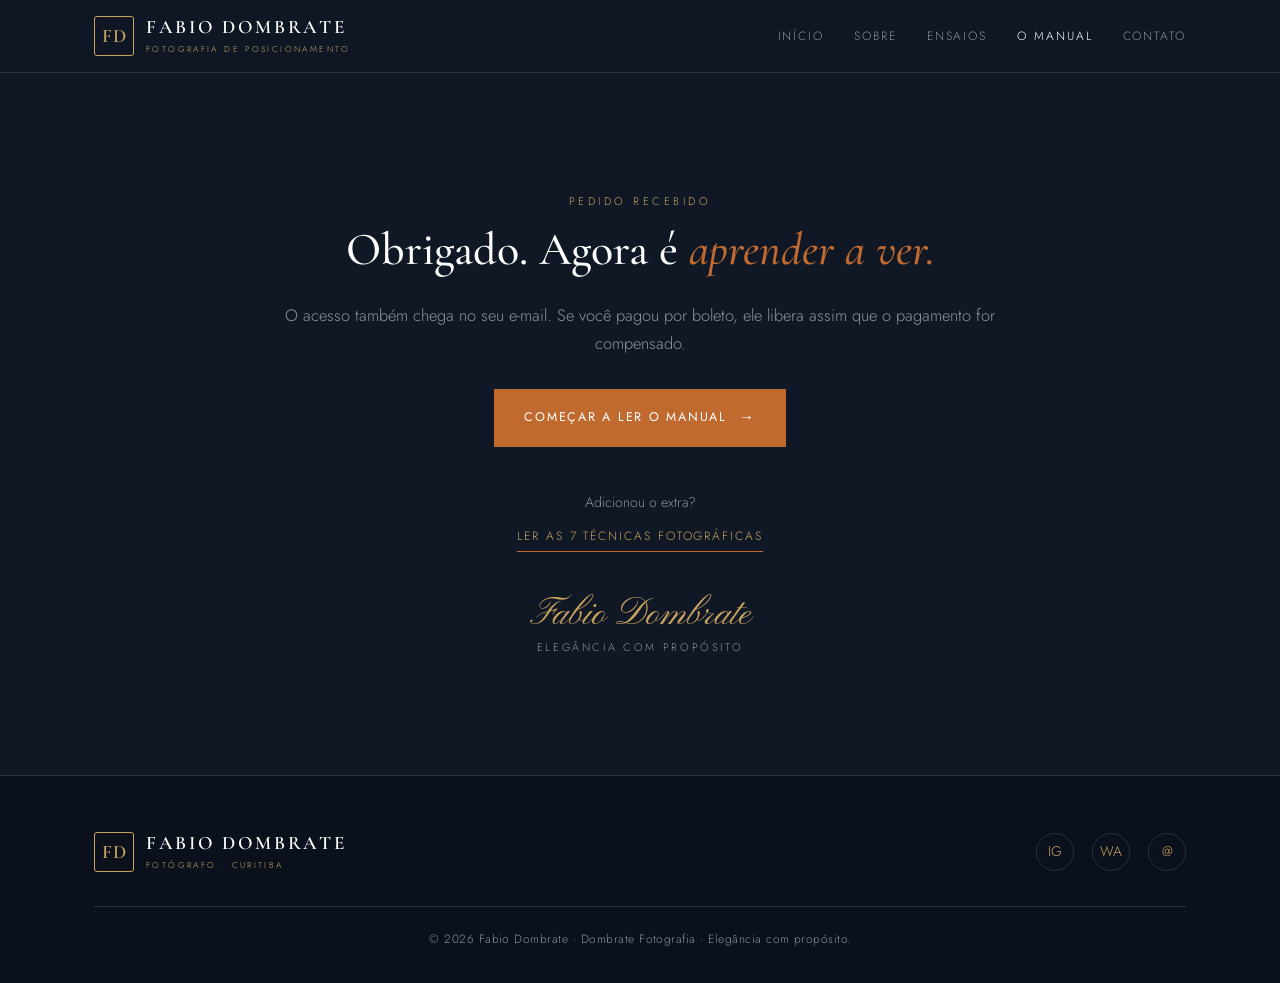
<file: obrigado/index.html>
<!DOCTYPE html>
<html lang="pt-BR">
<head>
<meta charset="UTF-8">
<meta name="viewport" content="width=device-width, initial-scale=1.0">
<title>Obrigado · Fabio Dombrate</title>
<meta name="robots" content="noindex">
<link rel="stylesheet" href="/css/site.css">
</head>
<body>

<header class="nav">
  <div class="nav-in">
    <a href="/" class="brand"><span class="mono">FD</span><span class="nm"><b>Fabio Dombrate</b><small>Fotografia de posicionamento</small></span></a>
    <nav class="nav-links">
      <a href="/">Início</a>
      <a href="/sobre/">Sobre</a>
      <a href="/ensaios/">Ensaios</a>
      <a href="/ebook/" class="active">O Manual</a>
      <a href="https://wa.me/5541000000000">Contato</a>
    </nav>
  </div>
</header>

<section class="dark" style="min-height:78vh;display:flex;align-items:center">
  <div class="narrow center">
    <div class="eyebrow">Pedido recebido</div>
    <h1 class="sec-title mt-s">Obrigado. Agora é <span class="it">aprender a ver.</span></h1>
    <p class="mt-m" style="font-size:16.5px;color:var(--cmuted)">O acesso também chega no seu e-mail. Se você pagou por boleto, ele libera assim que o pagamento for compensado.</p>
    <div class="cta-row mt-l" style="justify-content:center"><a href="/manual/" class="btn btn-gold">Começar a ler o Manual <span class="ar">→</span></a></div>
    <p class="mt-l" style="font-size:14px;color:var(--cmuted)">Adicionou o extra?<br><a href="/tecnicas/" class="link-u" style="display:inline-block;margin-top:12px">Ler as 7 Técnicas Fotográficas</a></p>
    <div class="signature" style="margin-top:44px">Fabio Dombrate</div>
    <div class="sig-role">Elegância com propósito</div>
  </div>
</section>

<footer class="ft">
  <div class="wrap">
    <div class="row">
      <a href="/" class="brand"><span class="mono">FD</span><span class="nm"><b>Fabio Dombrate</b><small>Fotógrafo · Curitiba</small></span></a>
      <div class="social">
        <a href="https://instagram.com/fabio.dombrate" target="_blank" rel="noopener">IG</a>
        <a href="https://wa.me/5541000000000">WA</a>
        <a href="mailto:contato@dombratefotografia.com.br">@</a>
      </div>
    </div>
    <div class="base">© 2026 Fabio Dombrate · Dombrate Fotografia · Elegância com propósito.</div>
  </div>
</footer>

<script src="/review.js"></script>
</body>
</html>
</file>
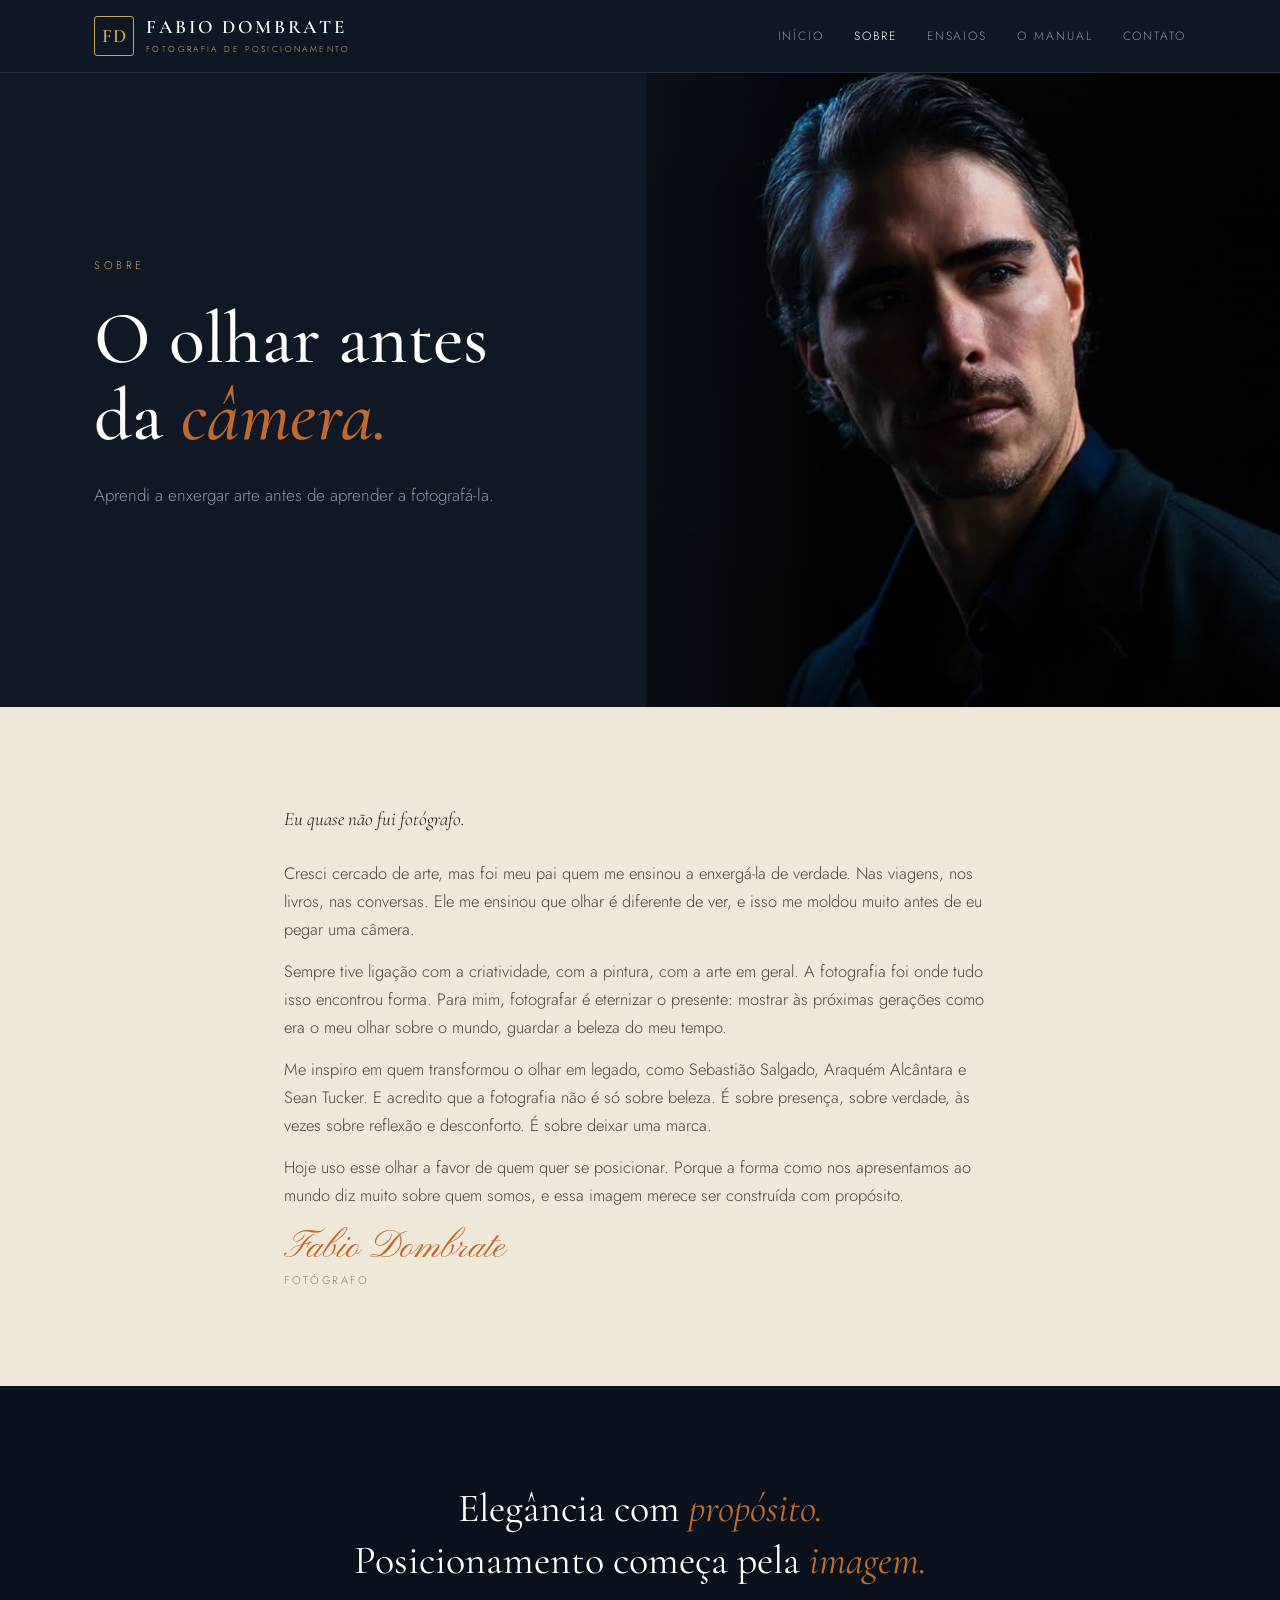
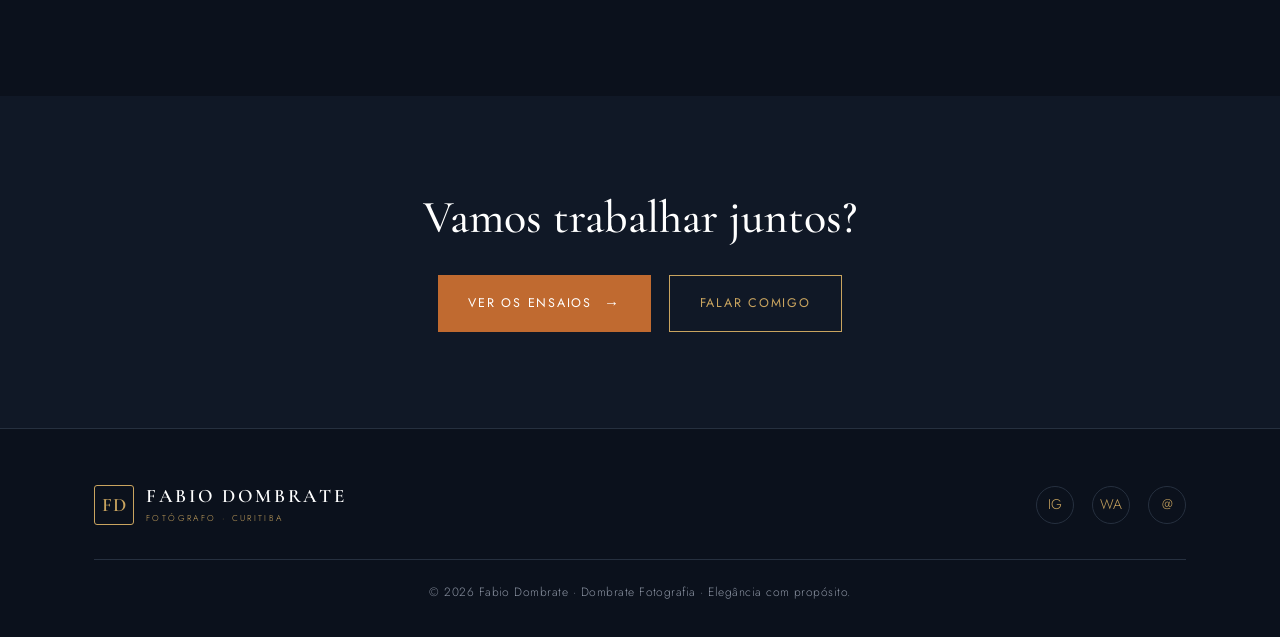
<file: sobre/index.html>
<!DOCTYPE html>
<html lang="pt-BR">
<head>
<meta charset="UTF-8">
<meta name="viewport" content="width=device-width, initial-scale=1.0">
<title>Sobre · Fabio Dombrate</title>
<meta name="description" content="O olhar antes da câmera. A história e a filosofia de Fabio Dombrate, fotógrafo. Elegância com propósito.">
<link rel="stylesheet" href="/css/site.css">
</head>
<body>

<header class="nav">
  <div class="nav-in">
    <a href="/" class="brand"><span class="mono">FD</span><span class="nm"><b>Fabio Dombrate</b><small>Fotografia de posicionamento</small></span></a>
    <nav class="nav-links">
      <a href="/">Início</a>
      <a href="/sobre/" class="active">Sobre</a>
      <a href="/ensaios/">Ensaios</a>
      <a href="/ebook/">O Manual</a>
      <a href="https://wa.me/5541000000000">Contato</a>
    </nav>
  </div>
</header>

<!-- HERO -->
<section class="hero" style="padding:0">
  <div class="htxt" style="padding-left:max(34px, calc((100vw - 1160px)/2 + 34px))">
    <div class="eyebrow">Sobre</div>
    <h1 class="display mt-m">O olhar antes<br>da <span class="it">câmera.</span></h1>
    <p class="lead mt-m" style="max-width:440px">Aprendi a enxergar arte antes de aprender a fotografá-la.</p>
  </div>
  <div class="himg"><img src="/img/fabio.jpg" alt="Fabio Dombrate"></div>
</section>

<!-- HISTÓRIA (cream) -->
<section class="cream">
  <div class="narrow">
    <p style="font-size:19px;color:var(--ink);font-family:'Cormorant Garamond',serif;font-style:italic;margin-bottom:24px">Eu quase não fui fotógrafo.</p>
    <p style="font-size:16.5px">Cresci cercado de arte, mas foi meu pai quem me ensinou a enxergá-la de verdade. Nas viagens, nos livros, nas conversas. Ele me ensinou que olhar é diferente de ver, e isso me moldou muito antes de eu pegar uma câmera.</p>
    <p style="font-size:16.5px">Sempre tive ligação com a criatividade, com a pintura, com a arte em geral. A fotografia foi onde tudo isso encontrou forma. Para mim, fotografar é eternizar o presente: mostrar às próximas gerações como era o meu olhar sobre o mundo, guardar a beleza do meu tempo.</p>
    <p style="font-size:16.5px">Me inspiro em quem transformou o olhar em legado, como Sebastião Salgado, Araquém Alcântara e Sean Tucker. E acredito que a fotografia não é só sobre beleza. É sobre presença, sobre verdade, às vezes sobre reflexão e desconforto. É sobre deixar uma marca.</p>
    <p style="font-size:16.5px">Hoje uso esse olhar a favor de quem quer se posicionar. Porque a forma como nos apresentamos ao mundo diz muito sobre quem somos, e essa imagem merece ser construída com propósito.</p>
    <div class="signature" style="color:var(--accent)">Fabio Dombrate</div>
    <div class="sig-role" style="color:#8a7f6a">Fotógrafo</div>
  </div>
</section>

<!-- LEMAS (darker) -->
<section class="darker">
  <div class="narrow center">
    <p class="pull">Elegância com <span class="it">propósito.</span><br>Posicionamento começa pela <span class="it">imagem.</span></p>
  </div>
</section>

<!-- CTA -->
<section class="dark">
  <div class="wrap center">
    <h2 class="sec-title">Vamos trabalhar juntos?</h2>
    <div class="cta-row" style="justify-content:center">
      <a href="/ensaios/" class="btn btn-gold">Ver os ensaios <span class="ar">→</span></a>
      <a href="https://wa.me/5541000000000" class="btn btn-outline">Falar comigo</a>
    </div>
  </div>
</section>

<footer class="ft">
  <div class="wrap">
    <div class="row">
      <a href="/" class="brand"><span class="mono">FD</span><span class="nm"><b>Fabio Dombrate</b><small>Fotógrafo · Curitiba</small></span></a>
      <div class="social">
        <a href="https://instagram.com/fabio.dombrate" target="_blank" rel="noopener">IG</a>
        <a href="https://wa.me/5541000000000">WA</a>
        <a href="mailto:contato@dombratefotografia.com.br">@</a>
      </div>
    </div>
    <div class="base">© 2026 Fabio Dombrate · Dombrate Fotografia · Elegância com propósito.</div>
  </div>
</footer>

<script src="/review.js"></script>
</body>
</html>
</file>
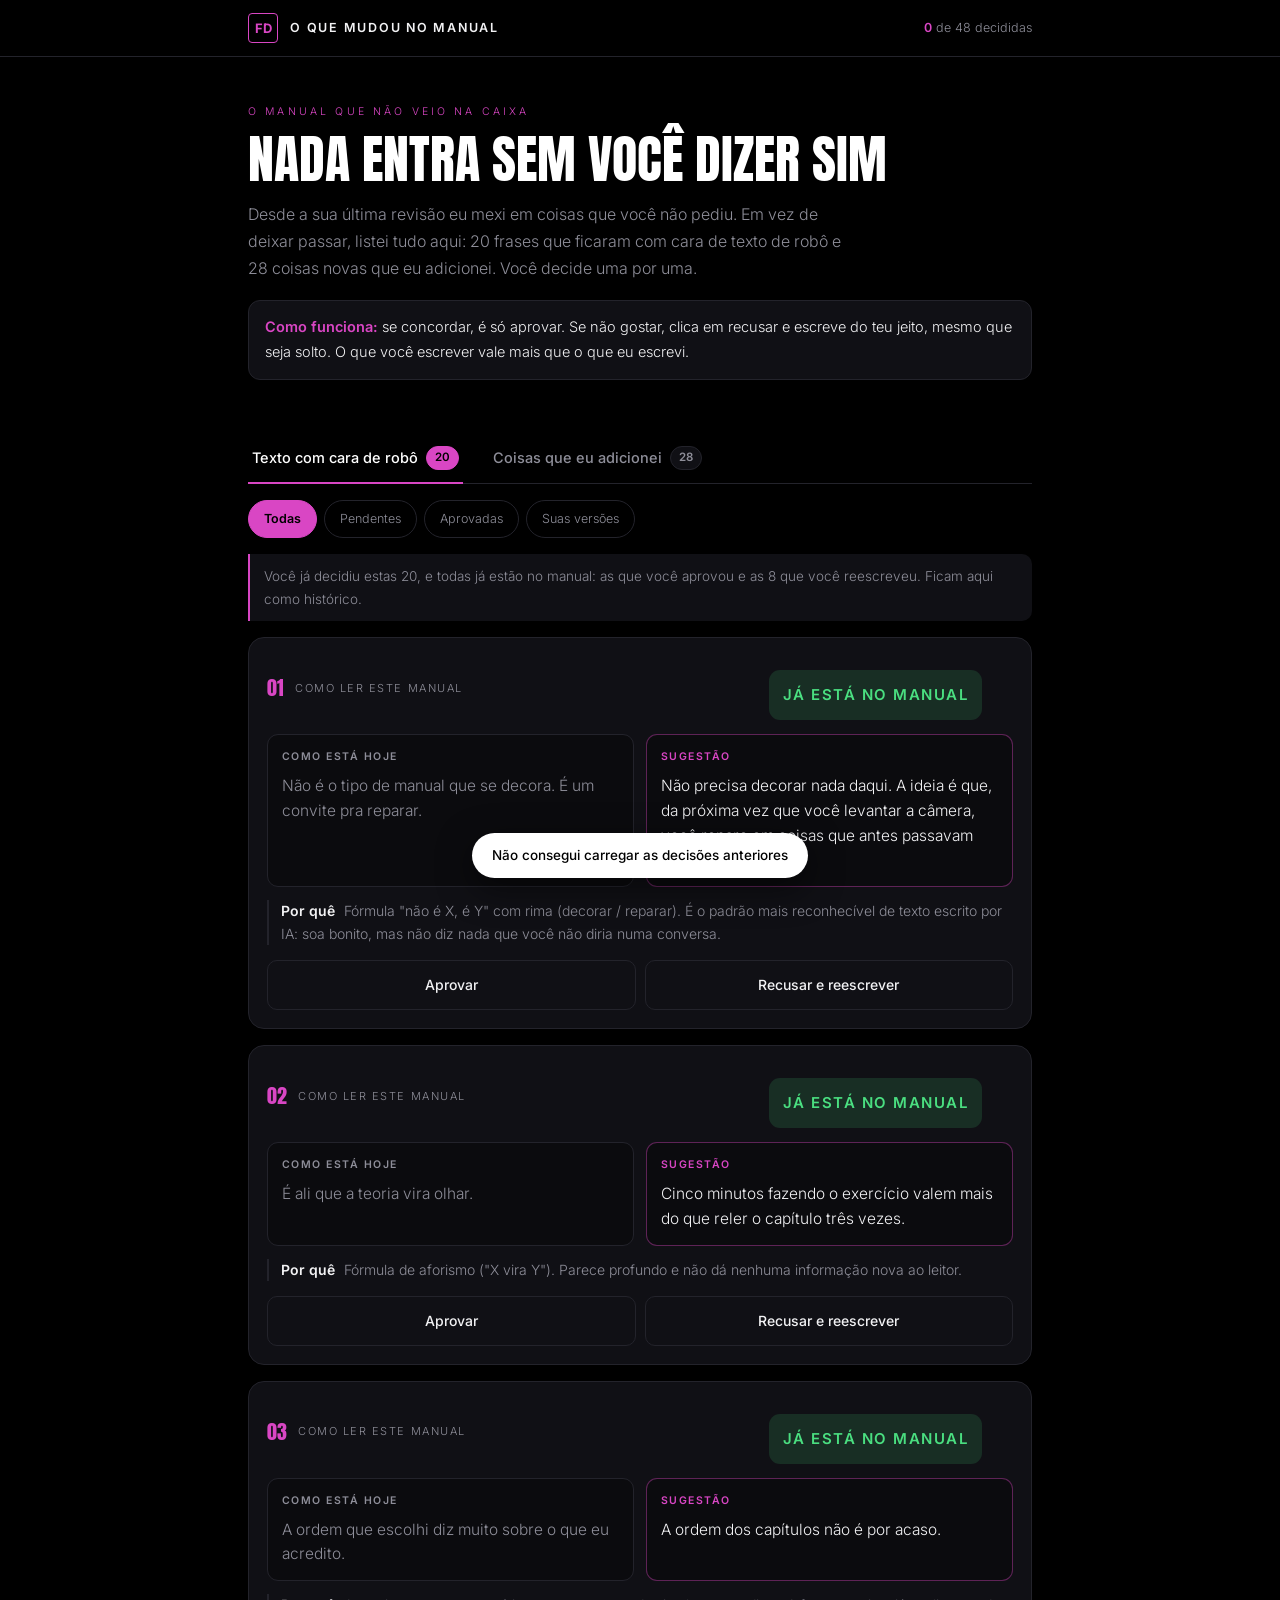
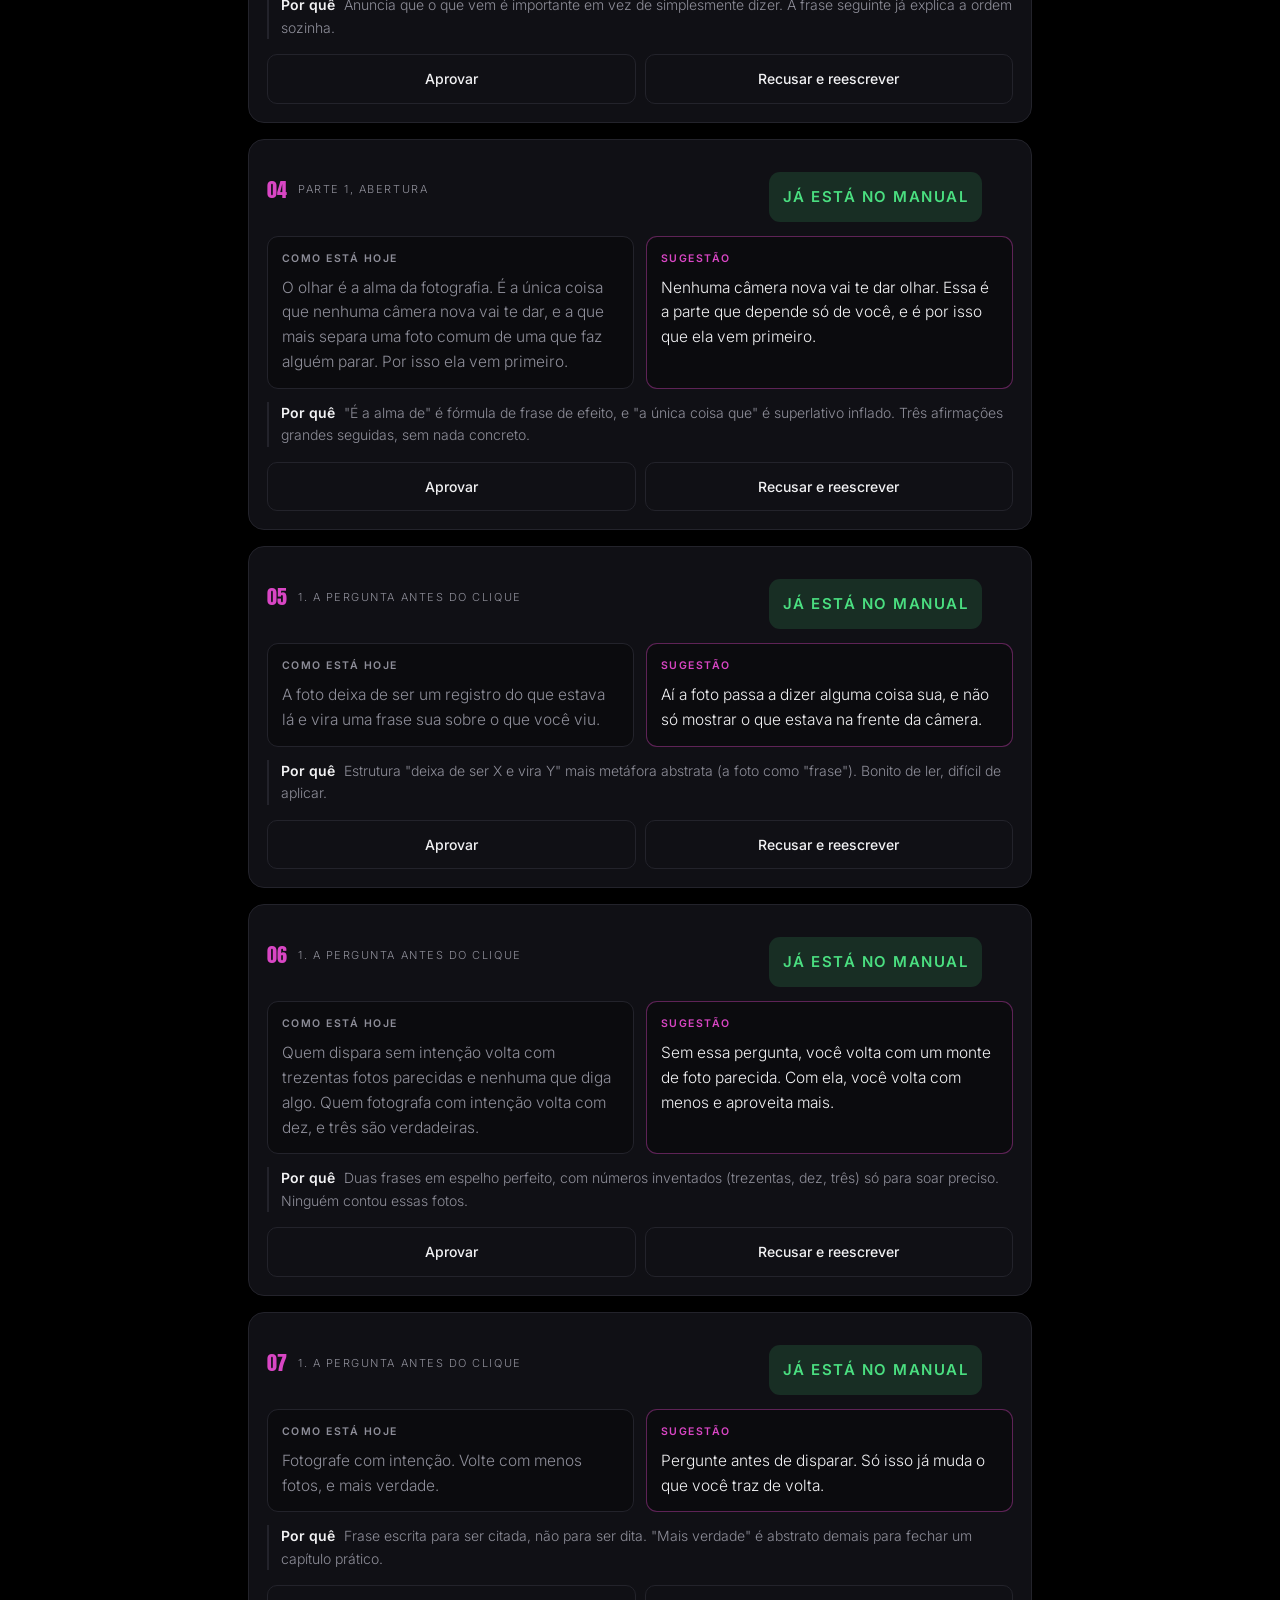
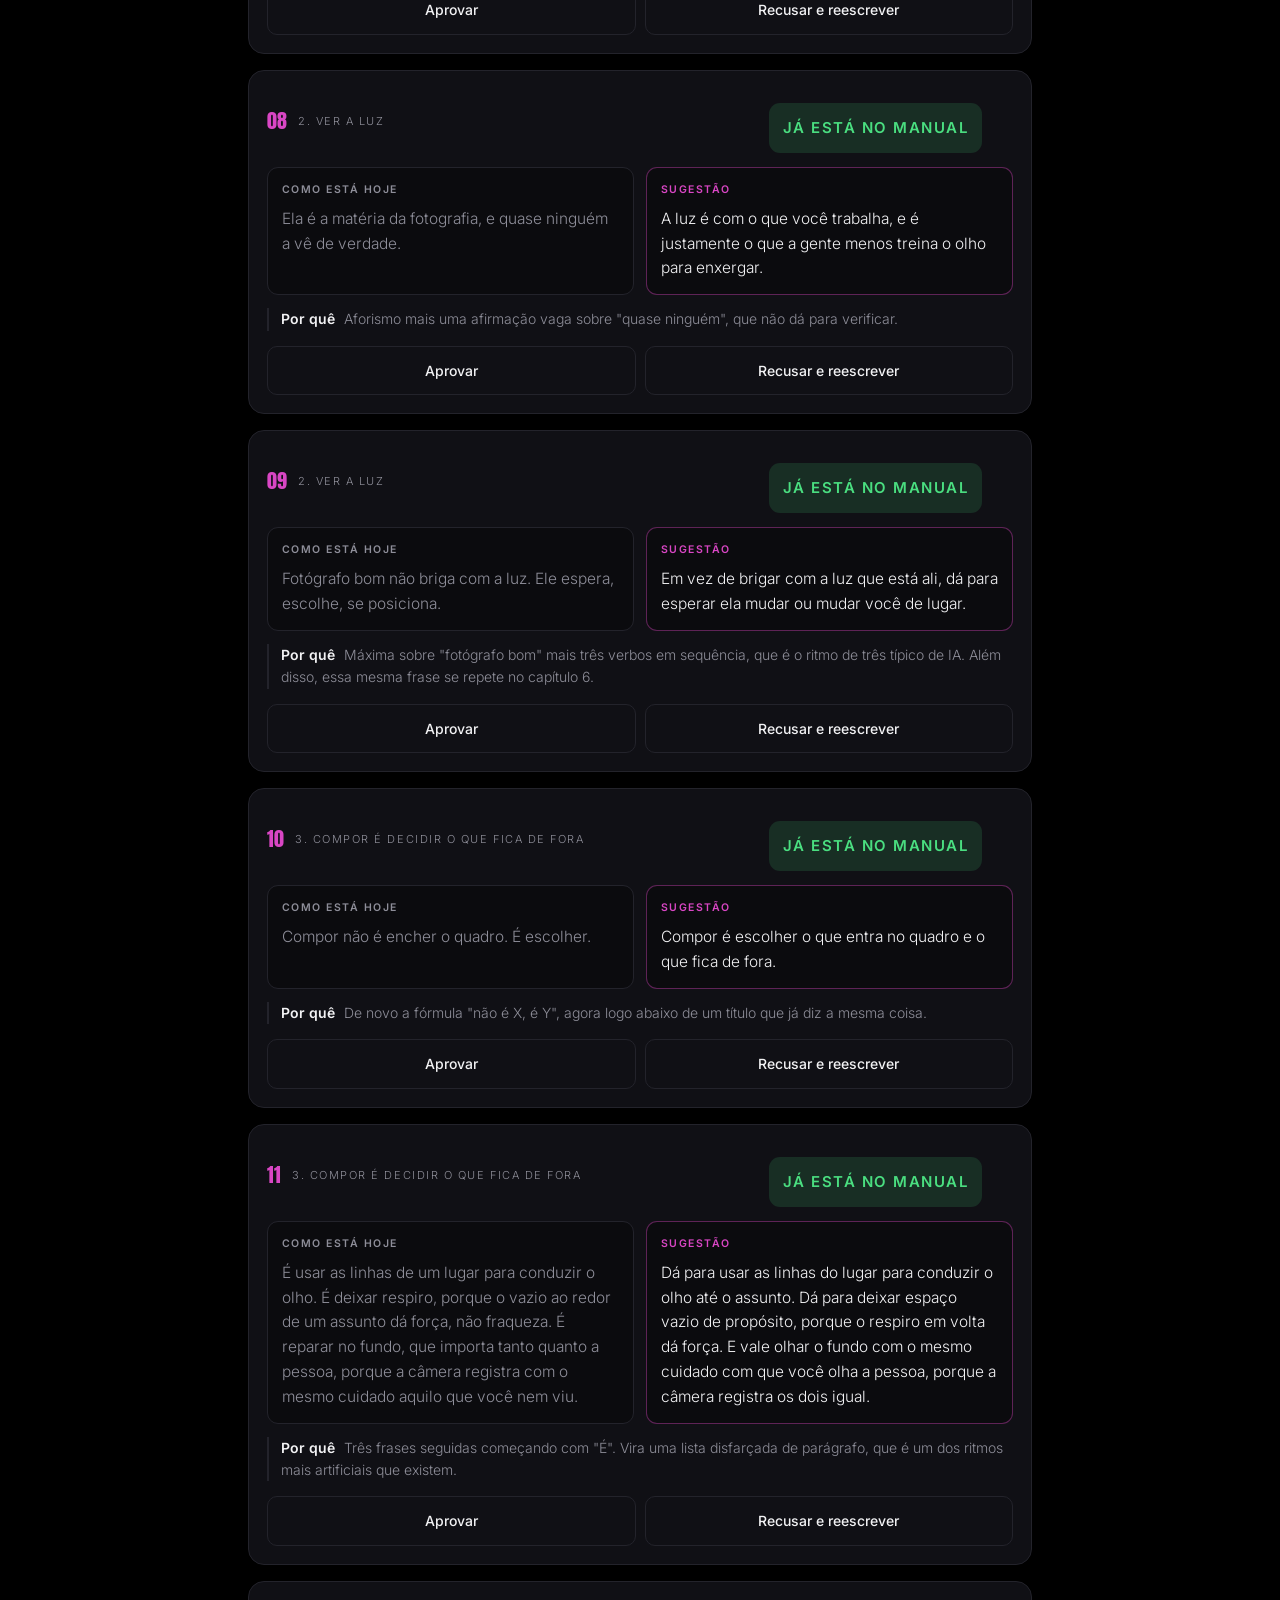
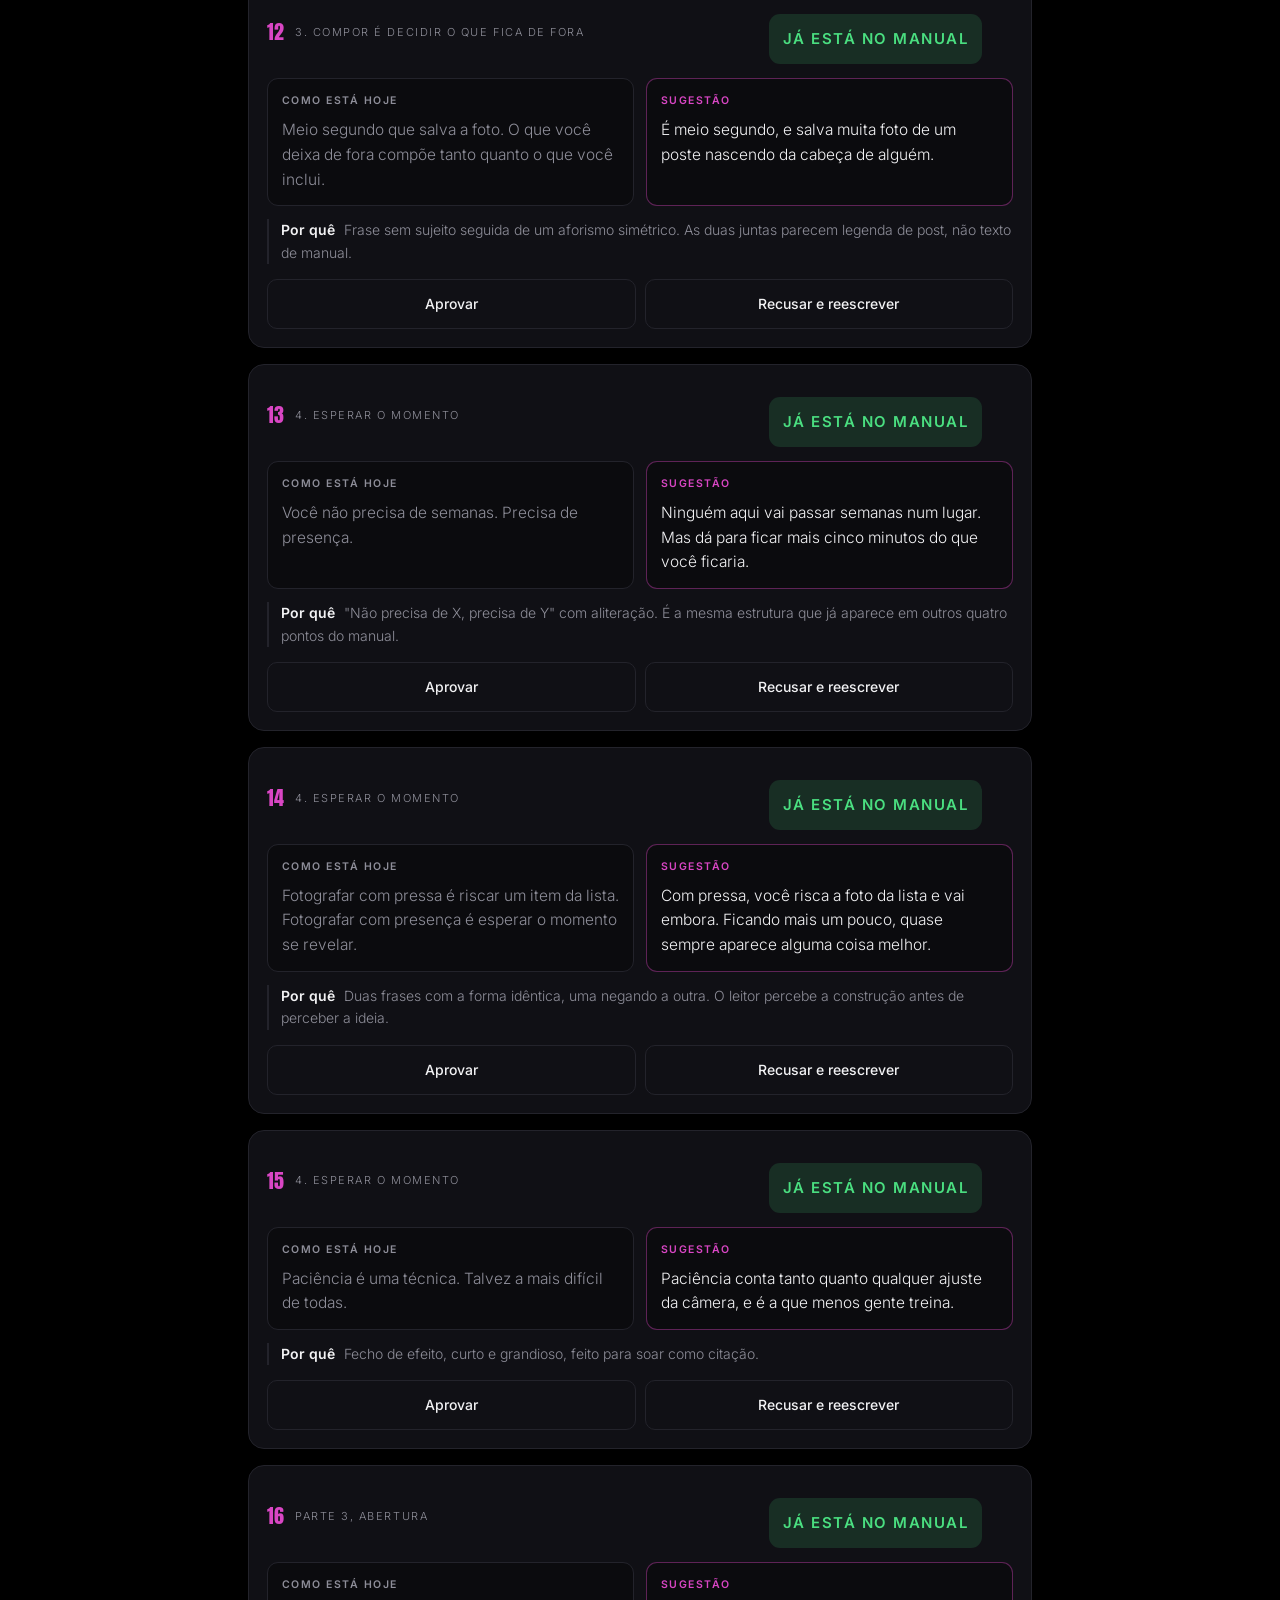
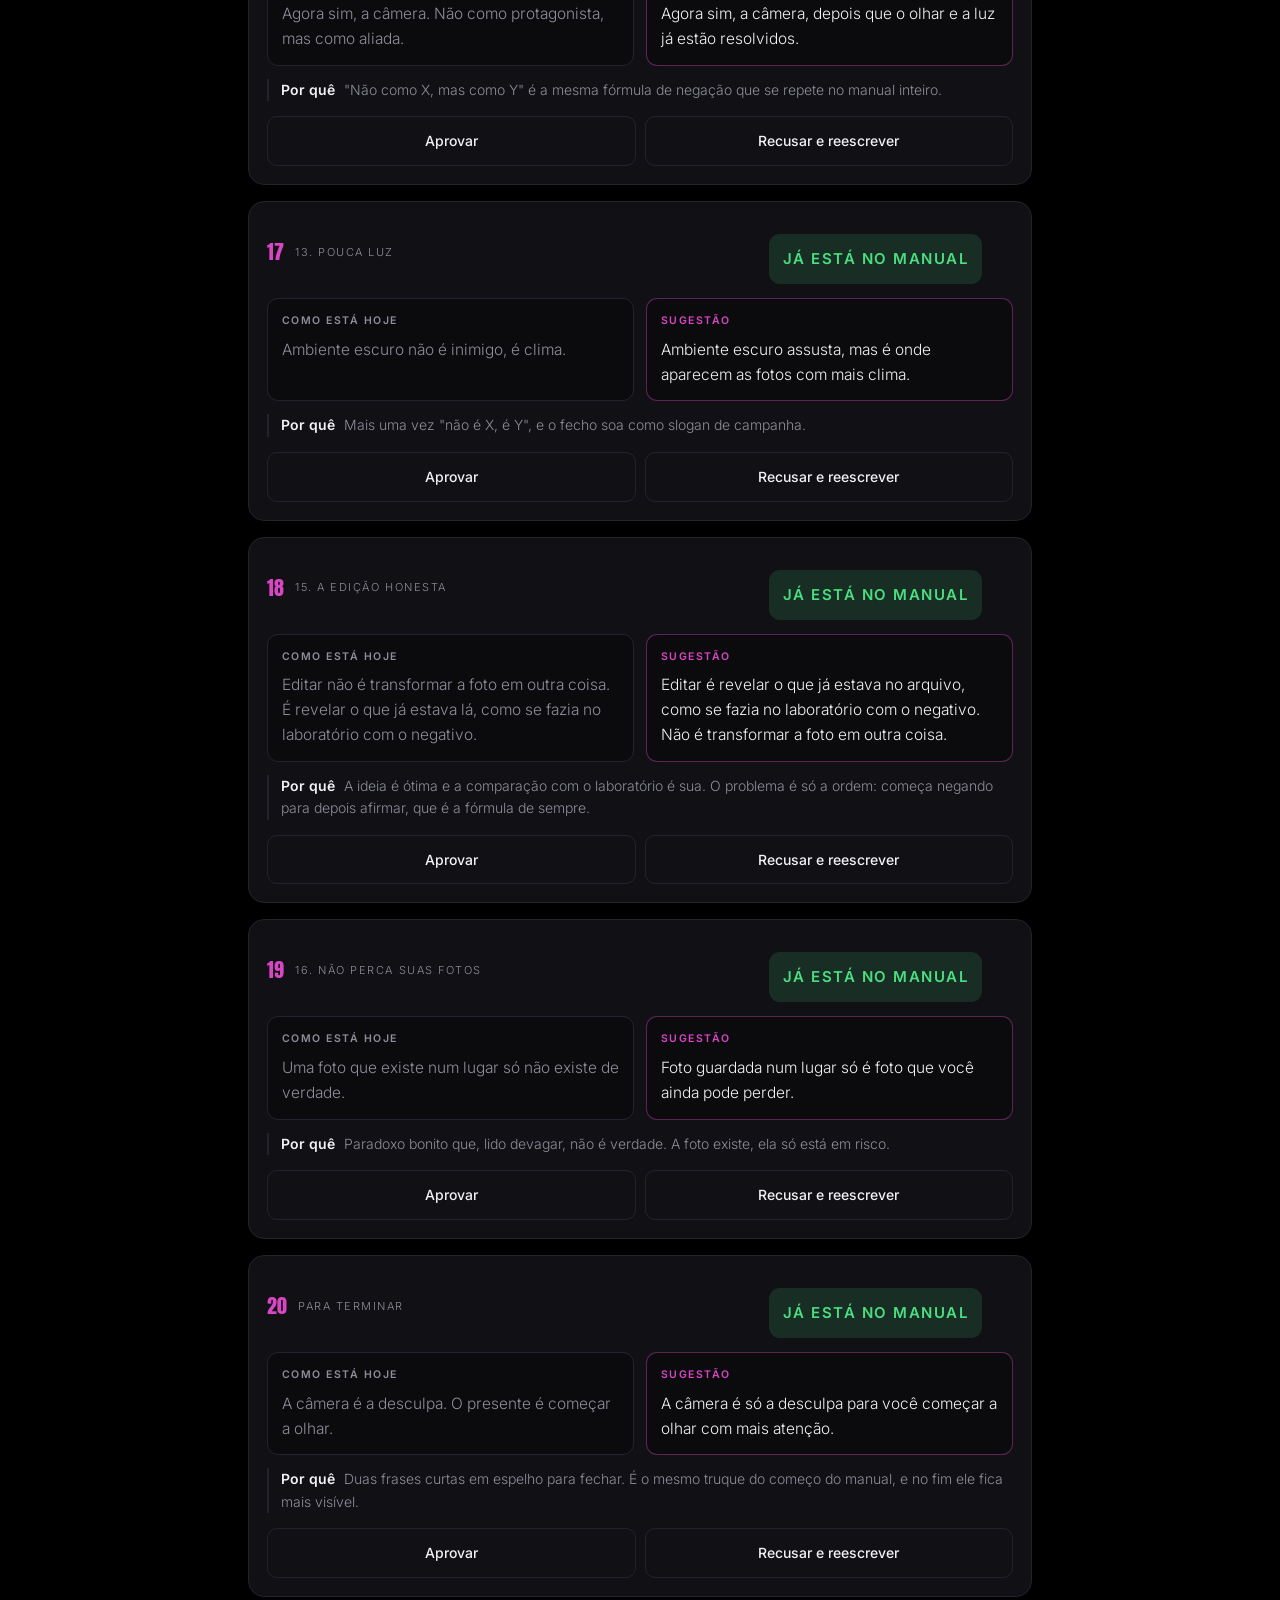
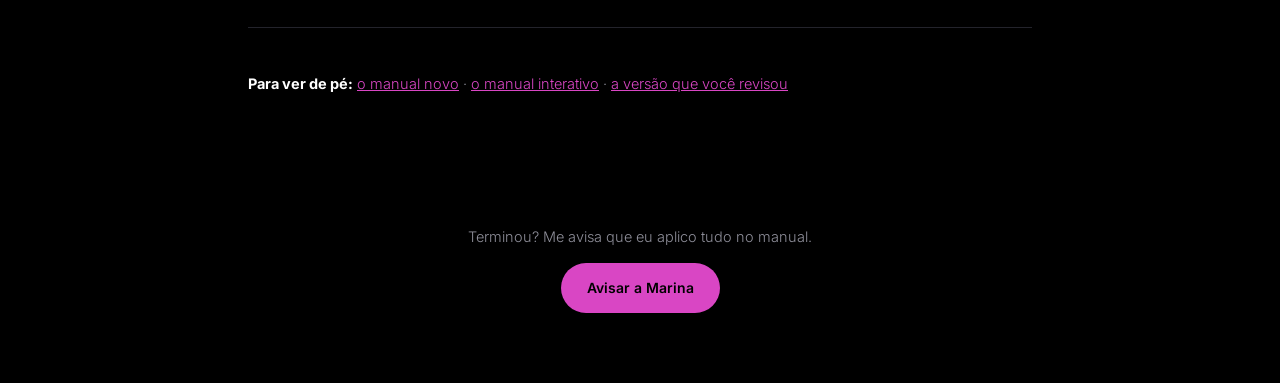
<file: sugestoes/index.html>
<!DOCTYPE html><html lang="pt-BR"><head>
<meta charset="UTF-8"><meta name="viewport" content="width=device-width, initial-scale=1.0">
<title>O que mudou no manual · Fabio Dombrate</title>
<meta name="robots" content="noindex">
<link rel="preconnect" href="https://fonts.gstatic.com" crossorigin>
<link href="https://fonts.googleapis.com/css2?family=Anton&family=Inter:wght@300;400;500;600;700&display=swap" rel="stylesheet">
<style>
:root{--bg:#000;--bg2:#0b0b0e;--panel:#101015;--line:#23232b;--txt:#f2f2f4;--mut:#8e8e99;
  --acc:#d946c4;--ok:#4ade80;--no:#fb923c;--disp:'Anton',Impact,sans-serif;--body:'Inter',system-ui,sans-serif}
*{margin:0;padding:0;box-sizing:border-box}
body{background:var(--bg);color:var(--txt);font-family:var(--body);font-weight:300;line-height:1.7;
  -webkit-font-smoothing:antialiased}
button{font:inherit;color:inherit;background:none;border:0;cursor:pointer}
.wrap{max-width:820px;margin:0 auto;padding:0 18px}

.top{position:sticky;top:0;z-index:20;background:rgba(0,0,0,.9);backdrop-filter:blur(14px);
  border-bottom:1px solid var(--line);padding:13px 0}
.top .wrap{display:flex;align-items:center;gap:12px}
.mono{width:30px;height:30px;border:1px solid var(--acc);color:var(--acc);border-radius:4px;
  display:grid;place-items:center;font-size:13px;font-weight:700;flex:none}
.top b{font-size:12.5px;letter-spacing:.14em;text-transform:uppercase;font-weight:600}
.top .sp{flex:1}
.cont{font-size:12.5px;color:var(--mut);white-space:nowrap}
.cont em{color:var(--acc);font-style:normal;font-weight:600}
#bar{position:fixed;top:0;left:0;height:2px;width:0;background:var(--acc);z-index:21;transition:width .3s}

header.hero{padding:46px 0 26px}
.hero .eye{font-size:10.5px;letter-spacing:.3em;text-transform:uppercase;color:var(--acc);margin-bottom:12px}
.hero h1{font-family:var(--disp);font-weight:400;font-size:clamp(30px,7vw,52px);line-height:1;
  text-transform:uppercase;color:#fff}
.hero p{color:var(--mut);margin-top:16px;font-size:16px;max-width:60ch}
.hero .como{margin-top:18px;background:var(--panel);border:1px solid var(--line);border-radius:12px;
  padding:14px 16px;font-size:14.5px;color:var(--txt)}
.hero .como b{color:var(--acc);font-weight:600}

.abas{display:flex;gap:8px;margin:28px 0 0;border-bottom:1px solid var(--line)}
.abas button{padding:12px 4px;margin-right:18px;font-size:14.5px;color:var(--mut);font-weight:500;
  border-bottom:2px solid transparent;margin-bottom:-1px;display:flex;align-items:center;gap:8px}
.abas button.on{color:#fff;border-bottom-color:var(--acc)}
.abas button span{background:var(--panel);border:1px solid var(--line);border-radius:12px;
  padding:1px 8px;font-size:11.5px;font-weight:600}
.abas button.on span{background:var(--acc);border-color:var(--acc);color:#000}
.aviso{margin:16px 0 0;font-size:13.5px;color:var(--mut);background:var(--panel);
  border-left:2px solid var(--acc);border-radius:0 10px 10px 0;padding:11px 14px}
.filtros{display:flex;gap:7px;flex-wrap:wrap;margin:16px 0 6px}
.filtros button{border:1px solid var(--line);border-radius:20px;padding:7px 15px;font-size:12.5px;color:var(--mut)}
.filtros button.on{background:var(--acc);border-color:var(--acc);color:#000;font-weight:600}

.card{background:var(--panel);border:1px solid var(--line);border-radius:16px;padding:18px;margin:16px 0}
.card.hide{display:none}
.card.done-ok{border-color:rgba(74,222,128,.42)}
.card.done-no{border-color:rgba(251,146,60,.42)}
.ch{display:flex;align-items:center;gap:11px;margin-bottom:14px}
.ch .n{font-family:var(--disp);font-size:20px;color:var(--acc);line-height:1}
.ch .cap{font-size:11px;letter-spacing:.14em;text-transform:uppercase;color:var(--mut);flex:1}
.tag{font-size:10.5px;letter-spacing:.1em;text-transform:uppercase;padding:4px 10px;border-radius:14px;font-weight:600}
.tag.ok{background:rgba(74,222,128,.14);color:var(--ok)}
.tag.no{background:rgba(251,146,60,.14);color:var(--no)}
.tag.feito{background:rgba(74,222,128,.14);color:var(--ok)}

.par{display:grid;grid-template-columns:1fr 1fr;gap:12px}
.col{border-radius:11px;padding:13px 14px;background:var(--bg2);border:1px solid var(--line)}
.col h4{font-size:10.5px;letter-spacing:.14em;text-transform:uppercase;color:var(--mut);
  font-weight:600;margin-bottom:8px}
.col p{font-size:15.5px;line-height:1.6}
.col.antes p{color:var(--mut)}
.col.depois{border-color:rgba(217,70,196,.4)}
.col.depois h4{color:var(--acc)}
@media(max-width:640px){.par{grid-template-columns:1fr}}

.por{margin-top:13px;font-size:14px;color:var(--mut);line-height:1.6;
  border-left:2px solid var(--line);padding-left:12px}
.por b{color:var(--txt);font-weight:600;margin-right:5px}

.acts{display:flex;gap:9px;margin-top:15px}
.acts button{flex:1;border:1px solid var(--line);border-radius:10px;padding:12px;font-size:14px;
  font-weight:500;transition:.2s}
.acts .ok:hover{background:var(--ok);border-color:var(--ok);color:#04220f}
.acts .no:hover{background:var(--no);border-color:var(--no);color:#2a1503}

.reescreve{margin-top:14px}
.reescreve label{display:block;font-size:13px;color:var(--mut);margin-bottom:8px}
.reescreve textarea{width:100%;background:var(--bg2);border:1px solid var(--line);border-radius:11px;
  color:var(--txt);font:inherit;font-size:15.5px;padding:12px;resize:vertical;line-height:1.6}
.reescreve textarea:focus{outline:0;border-color:var(--acc)}
.racts{display:flex;gap:9px;margin-top:9px}
.racts button{border:1px solid var(--line);border-radius:10px;padding:10px 18px;font-size:13.5px}
.racts .salvar{background:var(--acc);border-color:var(--acc);color:#000;font-weight:600}

.feito{margin-top:14px;background:var(--bg2);border-radius:11px;padding:13px 14px;font-size:15px;line-height:1.6}
.feito .lb{font-size:10.5px;letter-spacing:.14em;text-transform:uppercase;color:var(--mut);
  font-weight:600;display:block;margin-bottom:6px}
.feito .txt{color:var(--txt)}
.feito .mudar{margin-top:10px;font-size:13px;color:var(--acc);text-decoration:underline}

.fim{padding:44px 0 70px;text-align:center;color:var(--mut);font-size:14.5px}
.fim .zap{display:inline-block;margin-top:14px;background:var(--acc);color:#000;font-weight:600;
  text-decoration:none;padding:13px 26px;border-radius:26px;font-size:14px}
#toast{position:fixed;left:50%;bottom:22px;transform:translate(-50%,90px);background:#fff;color:#000;
  font-size:13.5px;font-weight:500;padding:11px 20px;border-radius:24px;z-index:40;transition:transform .3s;
  box-shadow:0 10px 34px rgba(0,0,0,.5)}
#toast.on{transform:translate(-50%,0)}
</style></head><body>
<div id="bar"></div>
<div class="top"><div class="wrap">
  <span class="mono">FD</span><b>O que mudou no manual</b>
  <span class="sp"></span>
  <span class="cont"><em id="c-feito">0</em> de 48 decididas</span>
</div></div>

<div class="wrap">
  <header class="hero">
    <div class="eye">O Manual Que Não Veio na Caixa</div>
    <h1>Nada entra sem você dizer sim</h1>
    <p>Desde a sua última revisão eu mexi em coisas que você não pediu. Em vez de deixar passar, listei tudo aqui: 20 frases que ficaram com cara de texto de robô e 28 coisas novas que eu adicionei. Você decide uma por uma.</p>
    <div class="como"><b>Como funciona:</b> se concordar, é só aprovar. Se não gostar, clica em recusar e escreve do teu jeito, mesmo que seja solto. O que você escrever vale mais que o que eu escrevi.</div>
  </header>

  <div class="abas">
    <button class="on" data-aba="texto">Texto com cara de robô <span>20</span></button>
    <button data-aba="novo">Coisas que eu adicionei <span>28</span></button>
  </div>

  <div class="filtros">
    <button class="on" data-f="todas">Todas</button>
    <button data-f="pendentes">Pendentes</button>
    <button data-f="aprovadas">Aprovadas</button>
    <button data-f="recusadas">Suas versões</button>
  </div>

  <div class="aviso" id="aviso-texto">Você já decidiu estas 20, e todas já estão no manual: as que você aprovou e as 8 que você reescreveu. Ficam aqui como histórico.</div>
  <div class="aviso" id="aviso-novo" hidden>Tudo aqui é diferente da versão que você revisou. Se recusar, eu tiro.</div>

  
<article class="card" id="s01" data-id="s01" data-g="texto">
  <header class="ch">
    <span class="n">01</span>
    <span class="cap">Como ler este manual</span>
    <span class="tag feito">já está no manual</span>
    <span class="tag" data-tag></span>
  </header>

  <div class="par">
    <div class="col antes">
      <h4>Como está hoje</h4>
      <p>Não é o tipo de manual que se decora. É um convite pra reparar.</p>
    </div>
    <div class="col depois">
      <h4>Sugestão</h4>
      <p data-sug>Não precisa decorar nada daqui. A ideia é que, da próxima vez que você levantar a câmera, você repare em coisas que antes passavam batido.</p>
    </div>
  </div>

  <div class="por"><b>Por quê</b> Fórmula &quot;não é X, é Y&quot; com rima (decorar / reparar). É o padrão mais reconhecível de texto escrito por IA: soa bonito, mas não diz nada que você não diria numa conversa.</div>

  <div class="acts">
    <button class="ok" data-ok>Aprovar</button>
    <button class="no" data-no>Recusar e reescrever</button>
  </div>

  <div class="reescreve" hidden>
    <label>Escreve do teu jeito. Pode ser bem solto, a gente ajusta depois.</label>
    <textarea rows="4" placeholder="A tua versão dessa frase..."></textarea>
    <div class="racts">
      <button class="salvar">Salvar minha versão</button>
      <button class="cancelar">Cancelar</button>
    </div>
  </div>

  <div class="feito" hidden></div>
</article>

<article class="card" id="s02" data-id="s02" data-g="texto">
  <header class="ch">
    <span class="n">02</span>
    <span class="cap">Como ler este manual</span>
    <span class="tag feito">já está no manual</span>
    <span class="tag" data-tag></span>
  </header>

  <div class="par">
    <div class="col antes">
      <h4>Como está hoje</h4>
      <p>É ali que a teoria vira olhar.</p>
    </div>
    <div class="col depois">
      <h4>Sugestão</h4>
      <p data-sug>Cinco minutos fazendo o exercício valem mais do que reler o capítulo três vezes.</p>
    </div>
  </div>

  <div class="por"><b>Por quê</b> Fórmula de aforismo (&quot;X vira Y&quot;). Parece profundo e não dá nenhuma informação nova ao leitor.</div>

  <div class="acts">
    <button class="ok" data-ok>Aprovar</button>
    <button class="no" data-no>Recusar e reescrever</button>
  </div>

  <div class="reescreve" hidden>
    <label>Escreve do teu jeito. Pode ser bem solto, a gente ajusta depois.</label>
    <textarea rows="4" placeholder="A tua versão dessa frase..."></textarea>
    <div class="racts">
      <button class="salvar">Salvar minha versão</button>
      <button class="cancelar">Cancelar</button>
    </div>
  </div>

  <div class="feito" hidden></div>
</article>

<article class="card" id="s03" data-id="s03" data-g="texto">
  <header class="ch">
    <span class="n">03</span>
    <span class="cap">Como ler este manual</span>
    <span class="tag feito">já está no manual</span>
    <span class="tag" data-tag></span>
  </header>

  <div class="par">
    <div class="col antes">
      <h4>Como está hoje</h4>
      <p>A ordem que escolhi diz muito sobre o que eu acredito.</p>
    </div>
    <div class="col depois">
      <h4>Sugestão</h4>
      <p data-sug>A ordem dos capítulos não é por acaso.</p>
    </div>
  </div>

  <div class="por"><b>Por quê</b> Anuncia que o que vem é importante em vez de simplesmente dizer. A frase seguinte já explica a ordem sozinha.</div>

  <div class="acts">
    <button class="ok" data-ok>Aprovar</button>
    <button class="no" data-no>Recusar e reescrever</button>
  </div>

  <div class="reescreve" hidden>
    <label>Escreve do teu jeito. Pode ser bem solto, a gente ajusta depois.</label>
    <textarea rows="4" placeholder="A tua versão dessa frase..."></textarea>
    <div class="racts">
      <button class="salvar">Salvar minha versão</button>
      <button class="cancelar">Cancelar</button>
    </div>
  </div>

  <div class="feito" hidden></div>
</article>

<article class="card" id="s04" data-id="s04" data-g="texto">
  <header class="ch">
    <span class="n">04</span>
    <span class="cap">Parte 1, abertura</span>
    <span class="tag feito">já está no manual</span>
    <span class="tag" data-tag></span>
  </header>

  <div class="par">
    <div class="col antes">
      <h4>Como está hoje</h4>
      <p>O olhar é a alma da fotografia. É a única coisa que nenhuma câmera nova vai te dar, e a que mais separa uma foto comum de uma que faz alguém parar. Por isso ela vem primeiro.</p>
    </div>
    <div class="col depois">
      <h4>Sugestão</h4>
      <p data-sug>Nenhuma câmera nova vai te dar olhar. Essa é a parte que depende só de você, e é por isso que ela vem primeiro.</p>
    </div>
  </div>

  <div class="por"><b>Por quê</b> &quot;É a alma de&quot; é fórmula de frase de efeito, e &quot;a única coisa que&quot; é superlativo inflado. Três afirmações grandes seguidas, sem nada concreto.</div>

  <div class="acts">
    <button class="ok" data-ok>Aprovar</button>
    <button class="no" data-no>Recusar e reescrever</button>
  </div>

  <div class="reescreve" hidden>
    <label>Escreve do teu jeito. Pode ser bem solto, a gente ajusta depois.</label>
    <textarea rows="4" placeholder="A tua versão dessa frase..."></textarea>
    <div class="racts">
      <button class="salvar">Salvar minha versão</button>
      <button class="cancelar">Cancelar</button>
    </div>
  </div>

  <div class="feito" hidden></div>
</article>

<article class="card" id="s05" data-id="s05" data-g="texto">
  <header class="ch">
    <span class="n">05</span>
    <span class="cap">1. A pergunta antes do clique</span>
    <span class="tag feito">já está no manual</span>
    <span class="tag" data-tag></span>
  </header>

  <div class="par">
    <div class="col antes">
      <h4>Como está hoje</h4>
      <p>A foto deixa de ser um registro do que estava lá e vira uma frase sua sobre o que você viu.</p>
    </div>
    <div class="col depois">
      <h4>Sugestão</h4>
      <p data-sug>Aí a foto passa a dizer alguma coisa sua, e não só mostrar o que estava na frente da câmera.</p>
    </div>
  </div>

  <div class="por"><b>Por quê</b> Estrutura &quot;deixa de ser X e vira Y&quot; mais metáfora abstrata (a foto como &quot;frase&quot;). Bonito de ler, difícil de aplicar.</div>

  <div class="acts">
    <button class="ok" data-ok>Aprovar</button>
    <button class="no" data-no>Recusar e reescrever</button>
  </div>

  <div class="reescreve" hidden>
    <label>Escreve do teu jeito. Pode ser bem solto, a gente ajusta depois.</label>
    <textarea rows="4" placeholder="A tua versão dessa frase..."></textarea>
    <div class="racts">
      <button class="salvar">Salvar minha versão</button>
      <button class="cancelar">Cancelar</button>
    </div>
  </div>

  <div class="feito" hidden></div>
</article>

<article class="card" id="s06" data-id="s06" data-g="texto">
  <header class="ch">
    <span class="n">06</span>
    <span class="cap">1. A pergunta antes do clique</span>
    <span class="tag feito">já está no manual</span>
    <span class="tag" data-tag></span>
  </header>

  <div class="par">
    <div class="col antes">
      <h4>Como está hoje</h4>
      <p>Quem dispara sem intenção volta com trezentas fotos parecidas e nenhuma que diga algo. Quem fotografa com intenção volta com dez, e três são verdadeiras.</p>
    </div>
    <div class="col depois">
      <h4>Sugestão</h4>
      <p data-sug>Sem essa pergunta, você volta com um monte de foto parecida. Com ela, você volta com menos e aproveita mais.</p>
    </div>
  </div>

  <div class="por"><b>Por quê</b> Duas frases em espelho perfeito, com números inventados (trezentas, dez, três) só para soar preciso. Ninguém contou essas fotos.</div>

  <div class="acts">
    <button class="ok" data-ok>Aprovar</button>
    <button class="no" data-no>Recusar e reescrever</button>
  </div>

  <div class="reescreve" hidden>
    <label>Escreve do teu jeito. Pode ser bem solto, a gente ajusta depois.</label>
    <textarea rows="4" placeholder="A tua versão dessa frase..."></textarea>
    <div class="racts">
      <button class="salvar">Salvar minha versão</button>
      <button class="cancelar">Cancelar</button>
    </div>
  </div>

  <div class="feito" hidden></div>
</article>

<article class="card" id="s07" data-id="s07" data-g="texto">
  <header class="ch">
    <span class="n">07</span>
    <span class="cap">1. A pergunta antes do clique</span>
    <span class="tag feito">já está no manual</span>
    <span class="tag" data-tag></span>
  </header>

  <div class="par">
    <div class="col antes">
      <h4>Como está hoje</h4>
      <p>Fotografe com intenção. Volte com menos fotos, e mais verdade.</p>
    </div>
    <div class="col depois">
      <h4>Sugestão</h4>
      <p data-sug>Pergunte antes de disparar. Só isso já muda o que você traz de volta.</p>
    </div>
  </div>

  <div class="por"><b>Por quê</b> Frase escrita para ser citada, não para ser dita. &quot;Mais verdade&quot; é abstrato demais para fechar um capítulo prático.</div>

  <div class="acts">
    <button class="ok" data-ok>Aprovar</button>
    <button class="no" data-no>Recusar e reescrever</button>
  </div>

  <div class="reescreve" hidden>
    <label>Escreve do teu jeito. Pode ser bem solto, a gente ajusta depois.</label>
    <textarea rows="4" placeholder="A tua versão dessa frase..."></textarea>
    <div class="racts">
      <button class="salvar">Salvar minha versão</button>
      <button class="cancelar">Cancelar</button>
    </div>
  </div>

  <div class="feito" hidden></div>
</article>

<article class="card" id="s08" data-id="s08" data-g="texto">
  <header class="ch">
    <span class="n">08</span>
    <span class="cap">2. Ver a luz</span>
    <span class="tag feito">já está no manual</span>
    <span class="tag" data-tag></span>
  </header>

  <div class="par">
    <div class="col antes">
      <h4>Como está hoje</h4>
      <p>Ela é a matéria da fotografia, e quase ninguém a vê de verdade.</p>
    </div>
    <div class="col depois">
      <h4>Sugestão</h4>
      <p data-sug>A luz é com o que você trabalha, e é justamente o que a gente menos treina o olho para enxergar.</p>
    </div>
  </div>

  <div class="por"><b>Por quê</b> Aforismo mais uma afirmação vaga sobre &quot;quase ninguém&quot;, que não dá para verificar.</div>

  <div class="acts">
    <button class="ok" data-ok>Aprovar</button>
    <button class="no" data-no>Recusar e reescrever</button>
  </div>

  <div class="reescreve" hidden>
    <label>Escreve do teu jeito. Pode ser bem solto, a gente ajusta depois.</label>
    <textarea rows="4" placeholder="A tua versão dessa frase..."></textarea>
    <div class="racts">
      <button class="salvar">Salvar minha versão</button>
      <button class="cancelar">Cancelar</button>
    </div>
  </div>

  <div class="feito" hidden></div>
</article>

<article class="card" id="s09" data-id="s09" data-g="texto">
  <header class="ch">
    <span class="n">09</span>
    <span class="cap">2. Ver a luz</span>
    <span class="tag feito">já está no manual</span>
    <span class="tag" data-tag></span>
  </header>

  <div class="par">
    <div class="col antes">
      <h4>Como está hoje</h4>
      <p>Fotógrafo bom não briga com a luz. Ele espera, escolhe, se posiciona.</p>
    </div>
    <div class="col depois">
      <h4>Sugestão</h4>
      <p data-sug>Em vez de brigar com a luz que está ali, dá para esperar ela mudar ou mudar você de lugar.</p>
    </div>
  </div>

  <div class="por"><b>Por quê</b> Máxima sobre &quot;fotógrafo bom&quot; mais três verbos em sequência, que é o ritmo de três típico de IA. Além disso, essa mesma frase se repete no capítulo 6.</div>

  <div class="acts">
    <button class="ok" data-ok>Aprovar</button>
    <button class="no" data-no>Recusar e reescrever</button>
  </div>

  <div class="reescreve" hidden>
    <label>Escreve do teu jeito. Pode ser bem solto, a gente ajusta depois.</label>
    <textarea rows="4" placeholder="A tua versão dessa frase..."></textarea>
    <div class="racts">
      <button class="salvar">Salvar minha versão</button>
      <button class="cancelar">Cancelar</button>
    </div>
  </div>

  <div class="feito" hidden></div>
</article>

<article class="card" id="s10" data-id="s10" data-g="texto">
  <header class="ch">
    <span class="n">10</span>
    <span class="cap">3. Compor é decidir o que fica de fora</span>
    <span class="tag feito">já está no manual</span>
    <span class="tag" data-tag></span>
  </header>

  <div class="par">
    <div class="col antes">
      <h4>Como está hoje</h4>
      <p>Compor não é encher o quadro. É escolher.</p>
    </div>
    <div class="col depois">
      <h4>Sugestão</h4>
      <p data-sug>Compor é escolher o que entra no quadro e o que fica de fora.</p>
    </div>
  </div>

  <div class="por"><b>Por quê</b> De novo a fórmula &quot;não é X, é Y&quot;, agora logo abaixo de um título que já diz a mesma coisa.</div>

  <div class="acts">
    <button class="ok" data-ok>Aprovar</button>
    <button class="no" data-no>Recusar e reescrever</button>
  </div>

  <div class="reescreve" hidden>
    <label>Escreve do teu jeito. Pode ser bem solto, a gente ajusta depois.</label>
    <textarea rows="4" placeholder="A tua versão dessa frase..."></textarea>
    <div class="racts">
      <button class="salvar">Salvar minha versão</button>
      <button class="cancelar">Cancelar</button>
    </div>
  </div>

  <div class="feito" hidden></div>
</article>

<article class="card" id="s11" data-id="s11" data-g="texto">
  <header class="ch">
    <span class="n">11</span>
    <span class="cap">3. Compor é decidir o que fica de fora</span>
    <span class="tag feito">já está no manual</span>
    <span class="tag" data-tag></span>
  </header>

  <div class="par">
    <div class="col antes">
      <h4>Como está hoje</h4>
      <p>É usar as linhas de um lugar para conduzir o olho. É deixar respiro, porque o vazio ao redor de um assunto dá força, não fraqueza. É reparar no fundo, que importa tanto quanto a pessoa, porque a câmera registra com o mesmo cuidado aquilo que você nem viu.</p>
    </div>
    <div class="col depois">
      <h4>Sugestão</h4>
      <p data-sug>Dá para usar as linhas do lugar para conduzir o olho até o assunto. Dá para deixar espaço vazio de propósito, porque o respiro em volta dá força. E vale olhar o fundo com o mesmo cuidado com que você olha a pessoa, porque a câmera registra os dois igual.</p>
    </div>
  </div>

  <div class="por"><b>Por quê</b> Três frases seguidas começando com &quot;É&quot;. Vira uma lista disfarçada de parágrafo, que é um dos ritmos mais artificiais que existem.</div>

  <div class="acts">
    <button class="ok" data-ok>Aprovar</button>
    <button class="no" data-no>Recusar e reescrever</button>
  </div>

  <div class="reescreve" hidden>
    <label>Escreve do teu jeito. Pode ser bem solto, a gente ajusta depois.</label>
    <textarea rows="4" placeholder="A tua versão dessa frase..."></textarea>
    <div class="racts">
      <button class="salvar">Salvar minha versão</button>
      <button class="cancelar">Cancelar</button>
    </div>
  </div>

  <div class="feito" hidden></div>
</article>

<article class="card" id="s12" data-id="s12" data-g="texto">
  <header class="ch">
    <span class="n">12</span>
    <span class="cap">3. Compor é decidir o que fica de fora</span>
    <span class="tag feito">já está no manual</span>
    <span class="tag" data-tag></span>
  </header>

  <div class="par">
    <div class="col antes">
      <h4>Como está hoje</h4>
      <p>Meio segundo que salva a foto. O que você deixa de fora compõe tanto quanto o que você inclui.</p>
    </div>
    <div class="col depois">
      <h4>Sugestão</h4>
      <p data-sug>É meio segundo, e salva muita foto de um poste nascendo da cabeça de alguém.</p>
    </div>
  </div>

  <div class="por"><b>Por quê</b> Frase sem sujeito seguida de um aforismo simétrico. As duas juntas parecem legenda de post, não texto de manual.</div>

  <div class="acts">
    <button class="ok" data-ok>Aprovar</button>
    <button class="no" data-no>Recusar e reescrever</button>
  </div>

  <div class="reescreve" hidden>
    <label>Escreve do teu jeito. Pode ser bem solto, a gente ajusta depois.</label>
    <textarea rows="4" placeholder="A tua versão dessa frase..."></textarea>
    <div class="racts">
      <button class="salvar">Salvar minha versão</button>
      <button class="cancelar">Cancelar</button>
    </div>
  </div>

  <div class="feito" hidden></div>
</article>

<article class="card" id="s13" data-id="s13" data-g="texto">
  <header class="ch">
    <span class="n">13</span>
    <span class="cap">4. Esperar o momento</span>
    <span class="tag feito">já está no manual</span>
    <span class="tag" data-tag></span>
  </header>

  <div class="par">
    <div class="col antes">
      <h4>Como está hoje</h4>
      <p>Você não precisa de semanas. Precisa de presença.</p>
    </div>
    <div class="col depois">
      <h4>Sugestão</h4>
      <p data-sug>Ninguém aqui vai passar semanas num lugar. Mas dá para ficar mais cinco minutos do que você ficaria.</p>
    </div>
  </div>

  <div class="por"><b>Por quê</b> &quot;Não precisa de X, precisa de Y&quot; com aliteração. É a mesma estrutura que já aparece em outros quatro pontos do manual.</div>

  <div class="acts">
    <button class="ok" data-ok>Aprovar</button>
    <button class="no" data-no>Recusar e reescrever</button>
  </div>

  <div class="reescreve" hidden>
    <label>Escreve do teu jeito. Pode ser bem solto, a gente ajusta depois.</label>
    <textarea rows="4" placeholder="A tua versão dessa frase..."></textarea>
    <div class="racts">
      <button class="salvar">Salvar minha versão</button>
      <button class="cancelar">Cancelar</button>
    </div>
  </div>

  <div class="feito" hidden></div>
</article>

<article class="card" id="s14" data-id="s14" data-g="texto">
  <header class="ch">
    <span class="n">14</span>
    <span class="cap">4. Esperar o momento</span>
    <span class="tag feito">já está no manual</span>
    <span class="tag" data-tag></span>
  </header>

  <div class="par">
    <div class="col antes">
      <h4>Como está hoje</h4>
      <p>Fotografar com pressa é riscar um item da lista. Fotografar com presença é esperar o momento se revelar.</p>
    </div>
    <div class="col depois">
      <h4>Sugestão</h4>
      <p data-sug>Com pressa, você risca a foto da lista e vai embora. Ficando mais um pouco, quase sempre aparece alguma coisa melhor.</p>
    </div>
  </div>

  <div class="por"><b>Por quê</b> Duas frases com a forma idêntica, uma negando a outra. O leitor percebe a construção antes de perceber a ideia.</div>

  <div class="acts">
    <button class="ok" data-ok>Aprovar</button>
    <button class="no" data-no>Recusar e reescrever</button>
  </div>

  <div class="reescreve" hidden>
    <label>Escreve do teu jeito. Pode ser bem solto, a gente ajusta depois.</label>
    <textarea rows="4" placeholder="A tua versão dessa frase..."></textarea>
    <div class="racts">
      <button class="salvar">Salvar minha versão</button>
      <button class="cancelar">Cancelar</button>
    </div>
  </div>

  <div class="feito" hidden></div>
</article>

<article class="card" id="s15" data-id="s15" data-g="texto">
  <header class="ch">
    <span class="n">15</span>
    <span class="cap">4. Esperar o momento</span>
    <span class="tag feito">já está no manual</span>
    <span class="tag" data-tag></span>
  </header>

  <div class="par">
    <div class="col antes">
      <h4>Como está hoje</h4>
      <p>Paciência é uma técnica. Talvez a mais difícil de todas.</p>
    </div>
    <div class="col depois">
      <h4>Sugestão</h4>
      <p data-sug>Paciência conta tanto quanto qualquer ajuste da câmera, e é a que menos gente treina.</p>
    </div>
  </div>

  <div class="por"><b>Por quê</b> Fecho de efeito, curto e grandioso, feito para soar como citação.</div>

  <div class="acts">
    <button class="ok" data-ok>Aprovar</button>
    <button class="no" data-no>Recusar e reescrever</button>
  </div>

  <div class="reescreve" hidden>
    <label>Escreve do teu jeito. Pode ser bem solto, a gente ajusta depois.</label>
    <textarea rows="4" placeholder="A tua versão dessa frase..."></textarea>
    <div class="racts">
      <button class="salvar">Salvar minha versão</button>
      <button class="cancelar">Cancelar</button>
    </div>
  </div>

  <div class="feito" hidden></div>
</article>

<article class="card" id="s16" data-id="s16" data-g="texto">
  <header class="ch">
    <span class="n">16</span>
    <span class="cap">Parte 3, abertura</span>
    <span class="tag feito">já está no manual</span>
    <span class="tag" data-tag></span>
  </header>

  <div class="par">
    <div class="col antes">
      <h4>Como está hoje</h4>
      <p>Agora sim, a câmera. Não como protagonista, mas como aliada.</p>
    </div>
    <div class="col depois">
      <h4>Sugestão</h4>
      <p data-sug>Agora sim, a câmera, depois que o olhar e a luz já estão resolvidos.</p>
    </div>
  </div>

  <div class="por"><b>Por quê</b> &quot;Não como X, mas como Y&quot; é a mesma fórmula de negação que se repete no manual inteiro.</div>

  <div class="acts">
    <button class="ok" data-ok>Aprovar</button>
    <button class="no" data-no>Recusar e reescrever</button>
  </div>

  <div class="reescreve" hidden>
    <label>Escreve do teu jeito. Pode ser bem solto, a gente ajusta depois.</label>
    <textarea rows="4" placeholder="A tua versão dessa frase..."></textarea>
    <div class="racts">
      <button class="salvar">Salvar minha versão</button>
      <button class="cancelar">Cancelar</button>
    </div>
  </div>

  <div class="feito" hidden></div>
</article>

<article class="card" id="s17" data-id="s17" data-g="texto">
  <header class="ch">
    <span class="n">17</span>
    <span class="cap">13. Pouca luz</span>
    <span class="tag feito">já está no manual</span>
    <span class="tag" data-tag></span>
  </header>

  <div class="par">
    <div class="col antes">
      <h4>Como está hoje</h4>
      <p>Ambiente escuro não é inimigo, é clima.</p>
    </div>
    <div class="col depois">
      <h4>Sugestão</h4>
      <p data-sug>Ambiente escuro assusta, mas é onde aparecem as fotos com mais clima.</p>
    </div>
  </div>

  <div class="por"><b>Por quê</b> Mais uma vez &quot;não é X, é Y&quot;, e o fecho soa como slogan de campanha.</div>

  <div class="acts">
    <button class="ok" data-ok>Aprovar</button>
    <button class="no" data-no>Recusar e reescrever</button>
  </div>

  <div class="reescreve" hidden>
    <label>Escreve do teu jeito. Pode ser bem solto, a gente ajusta depois.</label>
    <textarea rows="4" placeholder="A tua versão dessa frase..."></textarea>
    <div class="racts">
      <button class="salvar">Salvar minha versão</button>
      <button class="cancelar">Cancelar</button>
    </div>
  </div>

  <div class="feito" hidden></div>
</article>

<article class="card" id="s18" data-id="s18" data-g="texto">
  <header class="ch">
    <span class="n">18</span>
    <span class="cap">15. A edição honesta</span>
    <span class="tag feito">já está no manual</span>
    <span class="tag" data-tag></span>
  </header>

  <div class="par">
    <div class="col antes">
      <h4>Como está hoje</h4>
      <p>Editar não é transformar a foto em outra coisa. É revelar o que já estava lá, como se fazia no laboratório com o negativo.</p>
    </div>
    <div class="col depois">
      <h4>Sugestão</h4>
      <p data-sug>Editar é revelar o que já estava no arquivo, como se fazia no laboratório com o negativo. Não é transformar a foto em outra coisa.</p>
    </div>
  </div>

  <div class="por"><b>Por quê</b> A ideia é ótima e a comparação com o laboratório é sua. O problema é só a ordem: começa negando para depois afirmar, que é a fórmula de sempre.</div>

  <div class="acts">
    <button class="ok" data-ok>Aprovar</button>
    <button class="no" data-no>Recusar e reescrever</button>
  </div>

  <div class="reescreve" hidden>
    <label>Escreve do teu jeito. Pode ser bem solto, a gente ajusta depois.</label>
    <textarea rows="4" placeholder="A tua versão dessa frase..."></textarea>
    <div class="racts">
      <button class="salvar">Salvar minha versão</button>
      <button class="cancelar">Cancelar</button>
    </div>
  </div>

  <div class="feito" hidden></div>
</article>

<article class="card" id="s19" data-id="s19" data-g="texto">
  <header class="ch">
    <span class="n">19</span>
    <span class="cap">16. Não perca suas fotos</span>
    <span class="tag feito">já está no manual</span>
    <span class="tag" data-tag></span>
  </header>

  <div class="par">
    <div class="col antes">
      <h4>Como está hoje</h4>
      <p>Uma foto que existe num lugar só não existe de verdade.</p>
    </div>
    <div class="col depois">
      <h4>Sugestão</h4>
      <p data-sug>Foto guardada num lugar só é foto que você ainda pode perder.</p>
    </div>
  </div>

  <div class="por"><b>Por quê</b> Paradoxo bonito que, lido devagar, não é verdade. A foto existe, ela só está em risco.</div>

  <div class="acts">
    <button class="ok" data-ok>Aprovar</button>
    <button class="no" data-no>Recusar e reescrever</button>
  </div>

  <div class="reescreve" hidden>
    <label>Escreve do teu jeito. Pode ser bem solto, a gente ajusta depois.</label>
    <textarea rows="4" placeholder="A tua versão dessa frase..."></textarea>
    <div class="racts">
      <button class="salvar">Salvar minha versão</button>
      <button class="cancelar">Cancelar</button>
    </div>
  </div>

  <div class="feito" hidden></div>
</article>

<article class="card" id="s20" data-id="s20" data-g="texto">
  <header class="ch">
    <span class="n">20</span>
    <span class="cap">Para terminar</span>
    <span class="tag feito">já está no manual</span>
    <span class="tag" data-tag></span>
  </header>

  <div class="par">
    <div class="col antes">
      <h4>Como está hoje</h4>
      <p>A câmera é a desculpa. O presente é começar a olhar.</p>
    </div>
    <div class="col depois">
      <h4>Sugestão</h4>
      <p data-sug>A câmera é só a desculpa para você começar a olhar com mais atenção.</p>
    </div>
  </div>

  <div class="por"><b>Por quê</b> Duas frases curtas em espelho para fechar. É o mesmo truque do começo do manual, e no fim ele fica mais visível.</div>

  <div class="acts">
    <button class="ok" data-ok>Aprovar</button>
    <button class="no" data-no>Recusar e reescrever</button>
  </div>

  <div class="reescreve" hidden>
    <label>Escreve do teu jeito. Pode ser bem solto, a gente ajusta depois.</label>
    <textarea rows="4" placeholder="A tua versão dessa frase..."></textarea>
    <div class="racts">
      <button class="salvar">Salvar minha versão</button>
      <button class="cancelar">Cancelar</button>
    </div>
  </div>

  <div class="feito" hidden></div>
</article>
  
<article class="card" id="a01" data-id="a01" data-g="novo">
  <header class="ch">
    <span class="n">01</span>
    <span class="cap">Identidade visual</span>
    
    <span class="tag" data-tag></span>
  </header>

  <div class="par">
    <div class="col antes">
      <h4>O que entrou de novo</h4>
      <p>Fundo preto, títulos em caixa alta pesada (Anton) e uma cor viva por parte do manual: violeta, amarelo, azul, magenta e ciano.</p>
    </div>
    <div class="col depois">
      <h4>O que eu proponho</h4>
      <p data-sug>Manter a identidade Estúdio como padrão do manual.</p>
    </div>
  </div>

  <div class="por"><b>Por quê</b> Tirei isso dos seus próprios infográficos dos três pilares, que usam preto, título pesado em caixa alta e uma cor diferente por assunto. A ideia foi fazer o manual parecer com o que você já posta, em vez de ter uma cara própria.</div>

  <div class="acts">
    <button class="ok" data-ok>Pode ficar</button>
    <button class="no" data-no>Não quero, ou quero diferente</button>
  </div>

  <div class="reescreve" hidden>
    <label>Me diz o que fazer: tirar, mudar, trocar a foto. Do jeito que vier.</label>
    <textarea rows="4" placeholder="Ex: tira isso / troca a foto por outra / muda o texto para..."></textarea>
    <div class="racts">
      <button class="salvar">Salvar minha versão</button>
      <button class="cancelar">Cancelar</button>
    </div>
  </div>

  <div class="feito" hidden></div>
</article>

<article class="card" id="a02" data-id="a02" data-g="novo">
  <header class="ch">
    <span class="n">02</span>
    <span class="cap">Identidade visual</span>
    
    <span class="tag" data-tag></span>
  </header>

  <div class="par">
    <div class="col antes">
      <h4>O que entrou de novo</h4>
      <p>Um seletor no canto da tela com três identidades: Estúdio, Galeria e Clássico.</p>
    </div>
    <div class="col depois">
      <h4>O que eu proponho</h4>
      <p data-sug>Escolher uma das três e tirar o seletor antes de vender.</p>
    </div>
  </div>

  <div class="por"><b>Por quê</b> Serve só para você comparar e escolher. Não é para ficar na versão que vai para o cliente.</div>

  <div class="acts">
    <button class="ok" data-ok>Pode ficar</button>
    <button class="no" data-no>Não quero, ou quero diferente</button>
  </div>

  <div class="reescreve" hidden>
    <label>Me diz o que fazer: tirar, mudar, trocar a foto. Do jeito que vier.</label>
    <textarea rows="4" placeholder="Ex: tira isso / troca a foto por outra / muda o texto para..."></textarea>
    <div class="racts">
      <button class="salvar">Salvar minha versão</button>
      <button class="cancelar">Cancelar</button>
    </div>
  </div>

  <div class="feito" hidden></div>
</article>

<article class="card" id="a03" data-id="a03" data-g="novo">
  <header class="ch">
    <span class="n">03</span>
    <span class="cap">Estudos de caso</span>
    
    <span class="tag" data-tag></span>
  </header>

  <div class="par">
    <div class="col antes">
      <h4>O que entrou de novo</h4>
      <p>As suas quatro decisões viraram um passo a passo: a foto fica parada e o leitor avança de decisão em decisão.</p>
    </div>
    <div class="col depois">
      <h4>O que eu proponho</h4>
      <p data-sug>Manter os quatro estudos de caso nesse formato de passo a passo.</p>
    </div>
  </div>

  <div class="por"><b>Por quê</b> O texto é exatamente o que você gravou nos áudios, sem mudar nenhuma palavra. O que mudou foi só o formato, que antes era quatro parágrafos seguidos.</div>

  <div class="acts">
    <button class="ok" data-ok>Pode ficar</button>
    <button class="no" data-no>Não quero, ou quero diferente</button>
  </div>

  <div class="reescreve" hidden>
    <label>Me diz o que fazer: tirar, mudar, trocar a foto. Do jeito que vier.</label>
    <textarea rows="4" placeholder="Ex: tira isso / troca a foto por outra / muda o texto para..."></textarea>
    <div class="racts">
      <button class="salvar">Salvar minha versão</button>
      <button class="cancelar">Cancelar</button>
    </div>
  </div>

  <div class="feito" hidden></div>
</article>

<article class="card" id="a04" data-id="a04" data-g="novo">
  <header class="ch">
    <span class="n">04</span>
    <span class="cap">8. Os três pilares da exposição</span>
    
    <span class="tag" data-tag></span>
  </header>

  <div class="par">
    <div class="col antes">
      <h4>O que entrou de novo</h4>
      <p>Um simulador onde a pessoa escolhe a cena e mexe em velocidade, abertura, ISO, compensação e tripé, e vê se a foto ficaria clara ou escura.</p>
    </div>
    <div class="col depois">
      <h4>O que eu proponho</h4>
      <p data-sug>Manter o simulador no capítulo 8.</p>
    </div>
  </div>

  <div class="por"><b>Por quê</b> Ideia minha, não estava no que você revisou. A conta é a real de exposição, a mesma que a câmera faz. Serve para a pessoa entender a relação entre os três antes de ir para a câmera.</div>

  <div class="acts">
    <button class="ok" data-ok>Pode ficar</button>
    <button class="no" data-no>Não quero, ou quero diferente</button>
  </div>

  <div class="reescreve" hidden>
    <label>Me diz o que fazer: tirar, mudar, trocar a foto. Do jeito que vier.</label>
    <textarea rows="4" placeholder="Ex: tira isso / troca a foto por outra / muda o texto para..."></textarea>
    <div class="racts">
      <button class="salvar">Salvar minha versão</button>
      <button class="cancelar">Cancelar</button>
    </div>
  </div>

  <div class="feito" hidden></div>
</article>

<article class="card" id="a05" data-id="a05" data-g="novo">
  <header class="ch">
    <span class="n">05</span>
    <span class="cap">6. A hora certa do dia</span>
    
    <span class="tag" data-tag></span>
  </header>

  <div class="par">
    <div class="col antes">
      <h4>O que entrou de novo</h4>
      <p>Um comparador com duas fotos suas, luz suave e luz dura, que troca ao tocar.</p>
    </div>
    <div class="col depois">
      <h4>O que eu proponho</h4>
      <p data-sug>Manter o comparador de luz no capítulo 6.</p>
    </div>
  </div>

  <div class="por"><b>Por quê</b> Ideia minha. O capítulo fala que não existe luz boa ou ruim, e as duas fotos lado a lado mostram isso mais rápido que o texto.</div>

  <div class="acts">
    <button class="ok" data-ok>Pode ficar</button>
    <button class="no" data-no>Não quero, ou quero diferente</button>
  </div>

  <div class="reescreve" hidden>
    <label>Me diz o que fazer: tirar, mudar, trocar a foto. Do jeito que vier.</label>
    <textarea rows="4" placeholder="Ex: tira isso / troca a foto por outra / muda o texto para..."></textarea>
    <div class="racts">
      <button class="salvar">Salvar minha versão</button>
      <button class="cancelar">Cancelar</button>
    </div>
  </div>

  <div class="feito" hidden></div>
</article>

<article class="card" id="a06" data-id="a06" data-g="novo">
  <header class="ch">
    <span class="n">06</span>
    <span class="cap">15. A edição honesta</span>
    
    <span class="tag" data-tag></span>
  </header>

  <div class="par">
    <div class="col antes">
      <h4>O que entrou de novo</h4>
      <p>Um antes e depois de arrastar, com a edição antiga do retrato do violão e a que você mandou agora.</p>
    </div>
    <div class="col depois">
      <h4>O que eu proponho</h4>
      <p data-sug>Manter o antes e depois no capítulo da edição.</p>
    </div>
  </div>

  <div class="por"><b>Por quê</b> Ideia da Marina. Peguei a versão antiga que estava no site e alinhei ao enquadramento da nova, senão a comparação mostraria diferença de corte em vez de edição. É a única foto que você re-editou de verdade, por isso só tem uma.</div>

  <div class="acts">
    <button class="ok" data-ok>Pode ficar</button>
    <button class="no" data-no>Não quero, ou quero diferente</button>
  </div>

  <div class="reescreve" hidden>
    <label>Me diz o que fazer: tirar, mudar, trocar a foto. Do jeito que vier.</label>
    <textarea rows="4" placeholder="Ex: tira isso / troca a foto por outra / muda o texto para..."></textarea>
    <div class="racts">
      <button class="salvar">Salvar minha versão</button>
      <button class="cancelar">Cancelar</button>
    </div>
  </div>

  <div class="feito" hidden></div>
</article>

<article class="card" id="a07" data-id="a07" data-g="novo">
  <header class="ch">
    <span class="n">07</span>
    <span class="cap">Manual inteiro</span>
    
    <span class="tag" data-tag></span>
  </header>

  <div class="par">
    <div class="col antes">
      <h4>O que entrou de novo</h4>
      <p>As nove &quot;Hora de praticar&quot; viraram itens que a pessoa pode marcar como feitos.</p>
    </div>
    <div class="col depois">
      <h4>O que eu proponho</h4>
      <p data-sug>Manter os exercícios marcáveis.</p>
    </div>
  </div>

  <div class="por"><b>Por quê</b> Ideia minha. Transforma o manual em algo que se usa mais de uma vez, em vez de se ler e fechar.</div>

  <div class="acts">
    <button class="ok" data-ok>Pode ficar</button>
    <button class="no" data-no>Não quero, ou quero diferente</button>
  </div>

  <div class="reescreve" hidden>
    <label>Me diz o que fazer: tirar, mudar, trocar a foto. Do jeito que vier.</label>
    <textarea rows="4" placeholder="Ex: tira isso / troca a foto por outra / muda o texto para..."></textarea>
    <div class="racts">
      <button class="salvar">Salvar minha versão</button>
      <button class="cancelar">Cancelar</button>
    </div>
  </div>

  <div class="feito" hidden></div>
</article>

<article class="card" id="a08" data-id="a08" data-g="novo">
  <header class="ch">
    <span class="n">08</span>
    <span class="cap">Fim do manual</span>
    
    <span class="tag" data-tag></span>
  </header>

  <div class="par">
    <div class="col antes">
      <h4>O que entrou de novo</h4>
      <p>Uma galeria horizontal chamada &quot;O olhar do Fabio&quot; com as dez fotos do manual juntas.</p>
    </div>
    <div class="col depois">
      <h4>O que eu proponho</h4>
      <p data-sug>Manter a galeria no fim.</p>
    </div>
  </div>

  <div class="por"><b>Por quê</b> Ideia minha. Fecha o manual mostrando o seu trabalho reunido, o que também ajuda quem está pensando em contratar.</div>

  <div class="acts">
    <button class="ok" data-ok>Pode ficar</button>
    <button class="no" data-no>Não quero, ou quero diferente</button>
  </div>

  <div class="reescreve" hidden>
    <label>Me diz o que fazer: tirar, mudar, trocar a foto. Do jeito que vier.</label>
    <textarea rows="4" placeholder="Ex: tira isso / troca a foto por outra / muda o texto para..."></textarea>
    <div class="racts">
      <button class="salvar">Salvar minha versão</button>
      <button class="cancelar">Cancelar</button>
    </div>
  </div>

  <div class="feito" hidden></div>
</article>

<article class="card" id="a09" data-id="a09" data-g="novo">
  <header class="ch">
    <span class="n">09</span>
    <span class="cap">Manual inteiro</span>
    
    <span class="tag" data-tag></span>
  </header>

  <div class="par">
    <div class="col antes">
      <h4>O que entrou de novo</h4>
      <p>Fotos que ampliam ao toque, índice lateral, barra de progresso de leitura, movimento nas aberturas de parte e leve inclinação nas fotos dos estudos de caso.</p>
    </div>
    <div class="col depois">
      <h4>O que eu proponho</h4>
      <p data-sug>Manter esses detalhes de navegação.</p>
    </div>
  </div>

  <div class="por"><b>Por quê</b> Ideia minha. São detalhes de navegação, não mudam nada do conteúdo.</div>

  <div class="acts">
    <button class="ok" data-ok>Pode ficar</button>
    <button class="no" data-no>Não quero, ou quero diferente</button>
  </div>

  <div class="reescreve" hidden>
    <label>Me diz o que fazer: tirar, mudar, trocar a foto. Do jeito que vier.</label>
    <textarea rows="4" placeholder="Ex: tira isso / troca a foto por outra / muda o texto para..."></textarea>
    <div class="racts">
      <button class="salvar">Salvar minha versão</button>
      <button class="cancelar">Cancelar</button>
    </div>
  </div>

  <div class="feito" hidden></div>
</article>

<article class="card" id="a10" data-id="a10" data-g="novo">
  <header class="ch">
    <span class="n">10</span>
    <span class="cap">Aberturas de parte</span>
    
    <span class="tag" data-tag></span>
  </header>

  <div class="par">
    <div class="col antes">
      <h4>O que entrou de novo</h4>
      <p>As seis aberturas de parte agora ocupam a tela inteira e usam só fotos suas.</p>
    </div>
    <div class="col depois">
      <h4>O que eu proponho</h4>
      <p data-sug>Manter as aberturas em tela cheia, e me dizer se trocaria alguma das fotos escolhidas.</p>
    </div>
  </div>

  <div class="por"><b>Por quê</b> Antes eram faixas baixas que ampliavam a foto e cortavam no meio da cabeça, e duas delas usavam fotos antigas que não eram suas. Escolhi quais fotos entram em cada parte.</div>

  <div class="acts">
    <button class="ok" data-ok>Pode ficar</button>
    <button class="no" data-no>Não quero, ou quero diferente</button>
  </div>

  <div class="reescreve" hidden>
    <label>Me diz o que fazer: tirar, mudar, trocar a foto. Do jeito que vier.</label>
    <textarea rows="4" placeholder="Ex: tira isso / troca a foto por outra / muda o texto para..."></textarea>
    <div class="racts">
      <button class="salvar">Salvar minha versão</button>
      <button class="cancelar">Cancelar</button>
    </div>
  </div>

  <div class="feito" hidden></div>
</article>

<article class="card" id="a11" data-id="a11" data-g="novo">
  <header class="ch">
    <span class="n">11</span>
    <span class="cap">Capa</span>
    
    <span class="tag" data-tag></span>
  </header>

  <div class="par">
    <div class="col antes">
      <h4>O que entrou de novo</h4>
      <p>A capa do manual passou a ser a foto que você mandou como Capa.png.</p>
    </div>
    <div class="col depois">
      <h4>O que eu proponho</h4>
      <p data-sug>Confirmar que é essa mesmo a capa.</p>
    </div>
  </div>

  <div class="por"><b>Por quê</b> Você mandou o arquivo chamado Capa, então assumi que era para ser a capa.</div>

  <div class="acts">
    <button class="ok" data-ok>Pode ficar</button>
    <button class="no" data-no>Não quero, ou quero diferente</button>
  </div>

  <div class="reescreve" hidden>
    <label>Me diz o que fazer: tirar, mudar, trocar a foto. Do jeito que vier.</label>
    <textarea rows="4" placeholder="Ex: tira isso / troca a foto por outra / muda o texto para..."></textarea>
    <div class="racts">
      <button class="salvar">Salvar minha versão</button>
      <button class="cancelar">Cancelar</button>
    </div>
  </div>

  <div class="feito" hidden></div>
</article>

<article class="card" id="a12" data-id="a12" data-g="novo">
  <header class="ch">
    <span class="n">12</span>
    <span class="cap">Antes de tudo</span>
    
    <span class="tag" data-tag></span>
  </header>

  <div class="par">
    <div class="col antes">
      <h4>O que entrou de novo</h4>
      <p>A carta de abertura foi reescrita com a sua história real: seu pai arquiteto, a faculdade de arquitetura, os anos de construção civil, o curso e os mais de dez anos de profissão.</p>
    </div>
    <div class="col depois">
      <h4>O que eu proponho</h4>
      <p data-sug>Ler com atenção e me dizer se está do seu jeito.</p>
    </div>
  </div>

  <div class="por"><b>Por quê</b> O conteúdo é do seu áudio, mas quem escolheu as palavras fui eu. A versão anterior era um rascunho inventado que dizia que você trocou de câmera várias vezes procurando atalho, o que não é verdade e saiu.</div>

  <div class="acts">
    <button class="ok" data-ok>Pode ficar</button>
    <button class="no" data-no>Não quero, ou quero diferente</button>
  </div>

  <div class="reescreve" hidden>
    <label>Me diz o que fazer: tirar, mudar, trocar a foto. Do jeito que vier.</label>
    <textarea rows="4" placeholder="Ex: tira isso / troca a foto por outra / muda o texto para..."></textarea>
    <div class="racts">
      <button class="salvar">Salvar minha versão</button>
      <button class="cancelar">Cancelar</button>
    </div>
  </div>

  <div class="feito" hidden></div>
</article>

<article class="card" id="a13" data-id="a13" data-g="novo">
  <header class="ch">
    <span class="n">13</span>
    <span class="cap">Estudo de caso: o olhar</span>
    
    <span class="tag" data-tag></span>
  </header>

  <div class="par">
    <div class="col antes">
      <h4>O que entrou de novo</h4>
      <p>Frase de fecho que eu escrevi: &quot;Nenhuma dessas quatro decisões tem a ver com a câmera. Todas têm a ver com o que eu escolhi ver antes de disparar.&quot;</p>
    </div>
    <div class="col depois">
      <h4>O que eu proponho</h4>
      <p data-sug>Manter a frase de fecho.</p>
    </div>
  </div>

  <div class="por"><b>Por quê</b> Não estava no seu áudio. Escrevi para amarrar o estudo de caso com a Parte 1, que é sobre olhar.</div>

  <div class="acts">
    <button class="ok" data-ok>Pode ficar</button>
    <button class="no" data-no>Não quero, ou quero diferente</button>
  </div>

  <div class="reescreve" hidden>
    <label>Me diz o que fazer: tirar, mudar, trocar a foto. Do jeito que vier.</label>
    <textarea rows="4" placeholder="Ex: tira isso / troca a foto por outra / muda o texto para..."></textarea>
    <div class="racts">
      <button class="salvar">Salvar minha versão</button>
      <button class="cancelar">Cancelar</button>
    </div>
  </div>

  <div class="feito" hidden></div>
</article>

<article class="card" id="a14" data-id="a14" data-g="novo">
  <header class="ch">
    <span class="n">14</span>
    <span class="cap">Estudo de caso: a luz num retrato</span>
    
    <span class="tag" data-tag></span>
  </header>

  <div class="par">
    <div class="col antes">
      <h4>O que entrou de novo</h4>
      <p>Um exercício &quot;Hora de praticar&quot; que eu escrevi, mandando apagar as luzes, usar uma fonte só de lado e comparar o rosto inteiro com o close.</p>
    </div>
    <div class="col depois">
      <h4>O que eu proponho</h4>
      <p data-sug>Manter o exercício, ou me mandar o seu.</p>
    </div>
  </div>

  <div class="por"><b>Por quê</b> Não estava no seu áudio. O capítulo prometia que a pessoa ia repetir na câmera dela, e não tinha o como.</div>

  <div class="acts">
    <button class="ok" data-ok>Pode ficar</button>
    <button class="no" data-no>Não quero, ou quero diferente</button>
  </div>

  <div class="reescreve" hidden>
    <label>Me diz o que fazer: tirar, mudar, trocar a foto. Do jeito que vier.</label>
    <textarea rows="4" placeholder="Ex: tira isso / troca a foto por outra / muda o texto para..."></textarea>
    <div class="racts">
      <button class="salvar">Salvar minha versão</button>
      <button class="cancelar">Cancelar</button>
    </div>
  </div>

  <div class="feito" hidden></div>
</article>

<article class="card" id="a15" data-id="a15" data-g="novo">
  <header class="ch">
    <span class="n">15</span>
    <span class="cap">12. O retrato</span>
    
    <span class="tag" data-tag></span>
  </header>

  <div class="par">
    <div class="col antes">
      <h4>O que entrou de novo</h4>
      <p>Subtítulo &quot;Um retrato de posicionamento, decisão por decisão&quot; e a frase de fecho sobre roupa, pose, luz e fundo apontarem para a mesma direção.</p>
    </div>
    <div class="col depois">
      <h4>O que eu proponho</h4>
      <p data-sug>Manter o subtítulo e o fecho.</p>
    </div>
  </div>

  <div class="por"><b>Por quê</b> Escrevi os dois. O áudio do Maicon traz as quatro decisões, mas não a conclusão.</div>

  <div class="acts">
    <button class="ok" data-ok>Pode ficar</button>
    <button class="no" data-no>Não quero, ou quero diferente</button>
  </div>

  <div class="reescreve" hidden>
    <label>Me diz o que fazer: tirar, mudar, trocar a foto. Do jeito que vier.</label>
    <textarea rows="4" placeholder="Ex: tira isso / troca a foto por outra / muda o texto para..."></textarea>
    <div class="racts">
      <button class="salvar">Salvar minha versão</button>
      <button class="cancelar">Cancelar</button>
    </div>
  </div>

  <div class="feito" hidden></div>
</article>

<article class="card" id="a16" data-id="a16" data-g="novo">
  <header class="ch">
    <span class="n">16</span>
    <span class="cap">13. Pouca luz</span>
    
    <span class="tag" data-tag></span>
  </header>

  <div class="par">
    <div class="col antes">
      <h4>O que entrou de novo</h4>
      <p>Subtítulo &quot;Quando a luz não é a que você queria&quot; e a frase de fecho &quot;Nenhuma dessas decisões mudou a luz do lugar. Elas mudaram o que eu fiz com ela.&quot;</p>
    </div>
    <div class="col depois">
      <h4>O que eu proponho</h4>
      <p data-sug>Manter, ou me dizer se esse áudio encaixa melhor em outro capítulo.</p>
    </div>
  </div>

  <div class="por"><b>Por quê</b> Escrevi os dois para encaixar o áudio da externa num capítulo que era sobre pouca luz.</div>

  <div class="acts">
    <button class="ok" data-ok>Pode ficar</button>
    <button class="no" data-no>Não quero, ou quero diferente</button>
  </div>

  <div class="reescreve" hidden>
    <label>Me diz o que fazer: tirar, mudar, trocar a foto. Do jeito que vier.</label>
    <textarea rows="4" placeholder="Ex: tira isso / troca a foto por outra / muda o texto para..."></textarea>
    <div class="racts">
      <button class="salvar">Salvar minha versão</button>
      <button class="cancelar">Cancelar</button>
    </div>
  </div>

  <div class="feito" hidden></div>
</article>

<article class="card" id="a17" data-id="a17" data-g="novo">
  <header class="ch">
    <span class="n">17</span>
    <span class="cap">8. Os três pilares da exposição</span>
    
    <span class="tag" data-tag></span>
  </header>

  <div class="par">
    <div class="col antes">
      <h4>O que entrou de novo</h4>
      <p>A frase &quot;Antes de ir para a câmera, brinque aqui. Escolha uma cena, mexa nos três controles e veja o que aconteceria.&quot;</p>
    </div>
    <div class="col depois">
      <h4>O que eu proponho</h4>
      <p data-sug>Manter a frase de entrada do simulador.</p>
    </div>
  </div>

  <div class="por"><b>Por quê</b> Escrevi só para apresentar o simulador. Se o simulador sair, essa frase sai junto.</div>

  <div class="acts">
    <button class="ok" data-ok>Pode ficar</button>
    <button class="no" data-no>Não quero, ou quero diferente</button>
  </div>

  <div class="reescreve" hidden>
    <label>Me diz o que fazer: tirar, mudar, trocar a foto. Do jeito que vier.</label>
    <textarea rows="4" placeholder="Ex: tira isso / troca a foto por outra / muda o texto para..."></textarea>
    <div class="racts">
      <button class="salvar">Salvar minha versão</button>
      <button class="cancelar">Cancelar</button>
    </div>
  </div>

  <div class="feito" hidden></div>
</article>

<article class="card" id="a18" data-id="a18" data-g="novo">
  <header class="ch">
    <span class="n">18</span>
    <span class="cap">15. A edição honesta</span>
    
    <span class="tag" data-tag></span>
  </header>

  <div class="par">
    <div class="col antes">
      <h4>O que entrou de novo</h4>
      <p>Dois parágrafos que eu escrevi em volta do antes e depois, sobre o arquivo ser o mesmo e sobre nada ter sido inventado na edição.</p>
    </div>
    <div class="col depois">
      <h4>O que eu proponho</h4>
      <p data-sug>Ler e me dizer se é isso que você diria.</p>
    </div>
  </div>

  <div class="por"><b>Por quê</b> Escrevi para explicar o que a pessoa está vendo ao arrastar. É a parte onde eu mais falo por você, então vale conferir.</div>

  <div class="acts">
    <button class="ok" data-ok>Pode ficar</button>
    <button class="no" data-no>Não quero, ou quero diferente</button>
  </div>

  <div class="reescreve" hidden>
    <label>Me diz o que fazer: tirar, mudar, trocar a foto. Do jeito que vier.</label>
    <textarea rows="4" placeholder="Ex: tira isso / troca a foto por outra / muda o texto para..."></textarea>
    <div class="racts">
      <button class="salvar">Salvar minha versão</button>
      <button class="cancelar">Cancelar</button>
    </div>
  </div>

  <div class="feito" hidden></div>
</article>

<article class="card" id="a19" data-id="a19" data-g="novo">
  <header class="ch">
    <span class="n">19</span>
    <span class="cap">2. Ver a luz e 9. Saia do automático</span>
    
    <span class="tag" data-tag></span>
  </header>

  <div class="par">
    <div class="col antes">
      <h4>O que entrou de novo</h4>
      <p>Esses dois capítulos ficaram sem foto.</p>
    </div>
    <div class="col depois">
      <h4>O que eu proponho</h4>
      <p data-sug>Me mandar uma foto para o capítulo 2, de preferência um rosto com luz lateral.</p>
    </div>
  </div>

  <div class="por"><b>Por quê</b> As fotos que estavam ali não eram suas, eram de banco antigo, e uma estava em baixa qualidade. Tirei em vez de deixar material que não é seu no manual.</div>

  <div class="acts">
    <button class="ok" data-ok>Pode ficar</button>
    <button class="no" data-no>Não quero, ou quero diferente</button>
  </div>

  <div class="reescreve" hidden>
    <label>Me diz o que fazer: tirar, mudar, trocar a foto. Do jeito que vier.</label>
    <textarea rows="4" placeholder="Ex: tira isso / troca a foto por outra / muda o texto para..."></textarea>
    <div class="racts">
      <button class="salvar">Salvar minha versão</button>
      <button class="cancelar">Cancelar</button>
    </div>
  </div>

  <div class="feito" hidden></div>
</article>

<article class="card" id="a20" data-id="a20" data-g="novo">
  <header class="ch">
    <span class="n">20</span>
    <span class="cap">12. O retrato</span>
    
    <span class="tag" data-tag></span>
  </header>

  <div class="par">
    <div class="col antes">
      <h4>O que entrou de novo</h4>
      <p>O retrato do violão saiu do capítulo 12 e agora só aparece no antes e depois do capítulo 15.</p>
    </div>
    <div class="col depois">
      <h4>O que eu proponho</h4>
      <p data-sug>Manter o violão só no antes e depois.</p>
    </div>
  </div>

  <div class="por"><b>Por quê</b> Ele estava aparecendo duas vezes no mesmo manual. O capítulo 12 já tem o retrato de posicionamento do Maicon como estudo de caso.</div>

  <div class="acts">
    <button class="ok" data-ok>Pode ficar</button>
    <button class="no" data-no>Não quero, ou quero diferente</button>
  </div>

  <div class="reescreve" hidden>
    <label>Me diz o que fazer: tirar, mudar, trocar a foto. Do jeito que vier.</label>
    <textarea rows="4" placeholder="Ex: tira isso / troca a foto por outra / muda o texto para..."></textarea>
    <div class="racts">
      <button class="salvar">Salvar minha versão</button>
      <button class="cancelar">Cancelar</button>
    </div>
  </div>

  <div class="feito" hidden></div>
</article>

<article class="card" id="a21" data-id="a21" data-g="novo">
  <header class="ch">
    <span class="n">21</span>
    <span class="cap">Formato do produto</span>
    
    <span class="tag" data-tag></span>
  </header>

  <div class="par">
    <div class="col antes">
      <h4>O que entrou de novo</h4>
      <p>O manual virou manual interativo: os 7 blocos viraram módulos com página própria, capa, progresso e selo de concluído, em vez de uma leitura corrida só.</p>
    </div>
    <div class="col depois">
      <h4>O que eu proponho</h4>
      <p data-sug>Vender como manual interativo em vez de ebook corrido. Dá para manter os dois no ar.</p>
    </div>
  </div>

  <div class="por"><b>Por quê</b> Proposta da Marina. O texto é exatamente o mesmo, nada foi cortado nem reescrito. O que muda é a navegação e a sensação de avançar.</div>

  <div class="acts">
    <button class="ok" data-ok>Pode ficar</button>
    <button class="no" data-no>Não quero, ou quero diferente</button>
  </div>

  <div class="reescreve" hidden>
    <label>Me diz o que fazer: tirar, mudar, trocar a foto. Do jeito que vier.</label>
    <textarea rows="4" placeholder="Ex: tira isso / troca a foto por outra / muda o texto para..."></textarea>
    <div class="racts">
      <button class="salvar">Salvar minha versão</button>
      <button class="cancelar">Cancelar</button>
    </div>
  </div>

  <div class="feito" hidden></div>
</article>

<article class="card" id="a22" data-id="a22" data-g="novo">
  <header class="ch">
    <span class="n">22</span>
    <span class="cap">Diário de exercícios</span>
    
    <span class="tag" data-tag></span>
  </header>

  <div class="par">
    <div class="col antes">
      <h4>O que entrou de novo</h4>
      <p>Cada &quot;Hora de praticar&quot; ganhou um botão de registrar: a pessoa escreve o que fez e pode anexar a foto. Fica num diário só dela.</p>
    </div>
    <div class="col depois">
      <h4>O que eu proponho</h4>
      <p data-sug>Manter o diário de exercícios, privado por padrão.</p>
    </div>
  </div>

  <div class="por"><b>Por quê</b> Proposta da Marina. É o que transforma o manual em prática de verdade, e te dá material para saber onde as pessoas travam.</div>

  <div class="acts">
    <button class="ok" data-ok>Pode ficar</button>
    <button class="no" data-no>Não quero, ou quero diferente</button>
  </div>

  <div class="reescreve" hidden>
    <label>Me diz o que fazer: tirar, mudar, trocar a foto. Do jeito que vier.</label>
    <textarea rows="4" placeholder="Ex: tira isso / troca a foto por outra / muda o texto para..."></textarea>
    <div class="racts">
      <button class="salvar">Salvar minha versão</button>
      <button class="cancelar">Cancelar</button>
    </div>
  </div>

  <div class="feito" hidden></div>
</article>

<article class="card" id="a23" data-id="a23" data-g="novo">
  <header class="ch">
    <span class="n">23</span>
    <span class="cap">Feedback seu nos exercícios</span>
    
    <span class="tag" data-tag></span>
  </header>

  <div class="par">
    <div class="col antes">
      <h4>O que entrou de novo</h4>
      <p>Você consegue abrir o que as pessoas registraram e deixar uma resposta, que aparece no diário delas.</p>
    </div>
    <div class="col depois">
      <h4>O que eu proponho</h4>
      <p data-sug>Decidir se isso entra, e se entra, quantos por semana você topa responder.</p>
    </div>
  </div>

  <div class="por"><b>Por quê</b> Proposta da Marina. É o que mais valoriza o produto, e também o que mais toma o teu tempo. Só prometa se você for conseguir responder.</div>

  <div class="acts">
    <button class="ok" data-ok>Pode ficar</button>
    <button class="no" data-no>Não quero, ou quero diferente</button>
  </div>

  <div class="reescreve" hidden>
    <label>Me diz o que fazer: tirar, mudar, trocar a foto. Do jeito que vier.</label>
    <textarea rows="4" placeholder="Ex: tira isso / troca a foto por outra / muda o texto para..."></textarea>
    <div class="racts">
      <button class="salvar">Salvar minha versão</button>
      <button class="cancelar">Cancelar</button>
    </div>
  </div>

  <div class="feito" hidden></div>
</article>

<article class="card" id="a24" data-id="a24" data-g="novo">
  <header class="ch">
    <span class="n">24</span>
    <span class="cap">Conversa entre quem está fazendo</span>
    
    <span class="tag" data-tag></span>
  </header>

  <div class="par">
    <div class="col antes">
      <h4>O que entrou de novo</h4>
      <p>Cada módulo tem um espaço de comentários que todo mundo que comprou consegue ver.</p>
    </div>
    <div class="col depois">
      <h4>O que eu proponho</h4>
      <p data-sug>Começar com isso ligado só nos módulos 1 e 2, e ver se pega.</p>
    </div>
  </div>

  <div class="por"><b>Por quê</b> Proposta da Marina. Vira comunidade, mas também vira um lugar que precisa de moderação. Se ninguém comentar, fica com cara de vazio.</div>

  <div class="acts">
    <button class="ok" data-ok>Pode ficar</button>
    <button class="no" data-no>Não quero, ou quero diferente</button>
  </div>

  <div class="reescreve" hidden>
    <label>Me diz o que fazer: tirar, mudar, trocar a foto. Do jeito que vier.</label>
    <textarea rows="4" placeholder="Ex: tira isso / troca a foto por outra / muda o texto para..."></textarea>
    <div class="racts">
      <button class="salvar">Salvar minha versão</button>
      <button class="cancelar">Cancelar</button>
    </div>
  </div>

  <div class="feito" hidden></div>
</article>

<article class="card" id="a25" data-id="a25" data-g="novo">
  <header class="ch">
    <span class="n">25</span>
    <span class="cap">Depoimentos e pedidos</span>
    
    <span class="tag" data-tag></span>
  </header>

  <div class="par">
    <div class="col antes">
      <h4>O que entrou de novo</h4>
      <p>Duas páginas novas: uma para quem quiser deixar depoimento, e outra onde as pessoas pedem e votam no que querem nas próximas versões.</p>
    </div>
    <div class="col depois">
      <h4>O que eu proponho</h4>
      <p data-sug>Manter as duas.</p>
    </div>
  </div>

  <div class="por"><b>Por quê</b> Proposta da Marina. Os depoimentos servem para a página de vendas. Os pedidos dizem qual capítulo escrever primeiro.</div>

  <div class="acts">
    <button class="ok" data-ok>Pode ficar</button>
    <button class="no" data-no>Não quero, ou quero diferente</button>
  </div>

  <div class="reescreve" hidden>
    <label>Me diz o que fazer: tirar, mudar, trocar a foto. Do jeito que vier.</label>
    <textarea rows="4" placeholder="Ex: tira isso / troca a foto por outra / muda o texto para..."></textarea>
    <div class="racts">
      <button class="salvar">Salvar minha versão</button>
      <button class="cancelar">Cancelar</button>
    </div>
  </div>

  <div class="feito" hidden></div>
</article>

<article class="card" id="a26" data-id="a26" data-g="novo">
  <header class="ch">
    <span class="n">26</span>
    <span class="cap">Módulo bloqueado</span>
    
    <span class="tag" data-tag></span>
  </header>

  <div class="par">
    <div class="col antes">
      <h4>O que entrou de novo</h4>
      <p>No fim da lista de módulos aparece um oitavo card, trancado com cadeado: as 7 Técnicas Fotográficas. Clicando, abre uma página explicando o extra, com botão para conhecer e outro para quem já comprou.</p>
    </div>
    <div class="col depois">
      <h4>O que eu proponho</h4>
      <p data-sug>Manter o extra como módulo bloqueado no fim.</p>
    </div>
  </div>

  <div class="por"><b>Por quê</b> Ideia da Marina. Põe o upsell dentro do curso, no momento em que a pessoa terminou os sete módulos e quer mais. Quem já comprou libera no próprio aparelho.</div>

  <div class="acts">
    <button class="ok" data-ok>Pode ficar</button>
    <button class="no" data-no>Não quero, ou quero diferente</button>
  </div>

  <div class="reescreve" hidden>
    <label>Me diz o que fazer: tirar, mudar, trocar a foto. Do jeito que vier.</label>
    <textarea rows="4" placeholder="Ex: tira isso / troca a foto por outra / muda o texto para..."></textarea>
    <div class="racts">
      <button class="salvar">Salvar minha versão</button>
      <button class="cancelar">Cancelar</button>
    </div>
  </div>

  <div class="feito" hidden></div>
</article>

<article class="card" id="a27" data-id="a27" data-g="novo">
  <header class="ch">
    <span class="n">27</span>
    <span class="cap">Capa</span>
    <span class="tag feito">já está no manual</span>
    <span class="tag" data-tag></span>
  </header>

  <div class="par">
    <div class="col antes">
      <h4>O que entrou de novo</h4>
      <p>A capa do manual agora é a foto das duas (capa 02). A anterior saiu da capa e continua disponível.</p>
    </div>
    <div class="col depois">
      <h4>O que eu proponho</h4>
      <p data-sug>Já está no ar assim. Se preferir a antiga na capa, é só falar, mas aí você precisa reexportar ela em resolução cheia.</p>
    </div>
  </div>

  <div class="por"><b>Por quê</b> Você disse que não sabia qual usar e que era só trocar a ordem, então decidi pela resolução: a capa 02 tem 2810 x 3121 e a antiga só 1035 x 1520. Era a antiga que deixava a capa mole em tela cheia.</div>

  <div class="acts">
    <button class="ok" data-ok>Pode ficar</button>
    <button class="no" data-no>Não quero, ou quero diferente</button>
  </div>

  <div class="reescreve" hidden>
    <label>Me diz o que fazer: tirar, mudar, trocar a foto. Do jeito que vier.</label>
    <textarea rows="4" placeholder="Ex: tira isso / troca a foto por outra / muda o texto para..."></textarea>
    <div class="racts">
      <button class="salvar">Salvar minha versão</button>
      <button class="cancelar">Cancelar</button>
    </div>
  </div>

  <div class="feito" hidden></div>
</article>

<article class="card" id="a28" data-id="a28" data-g="novo">
  <header class="ch">
    <span class="n">28</span>
    <span class="cap">4. A perspectiva muda tudo e 11. Os modos, um a um</span>
    <span class="tag feito">já está no manual</span>
    <span class="tag" data-tag></span>
  </header>

  <div class="par">
    <div class="col antes">
      <h4>O que entrou de novo</h4>
      <p>Os dois capítulos novos estão no manual. A perspectiva é o capítulo 4 e os modos o capítulo 11, agora com os nove modos e as suas nove fotos do disco.</p>
    </div>
    <div class="col depois">
      <h4>O que eu proponho</h4>
      <p data-sug>Lê o capítulo 11 e me diz se soa como você falando. Se preferir o texto do ChatGPT do jeito que estava, dá para trocar, mas eu não recomendo.</p>
    </div>
  </div>

  <div class="por"><b>Por quê</b> A perspectiva saiu do seu docx. Nos modos eu juntei três coisas suas: as nove fotos, a cobertura do Dial mode.docx (que trouxe o SCN, o CA e o C1/C2, que eu não tinha) e a sua fala no vídeo DialOKlegenda. Não usei o texto do ChatGPT como veio, e é de propósito: o manual inteiro já sofre de texto que soa a robô, e a Marina vive cortando isso. Como você tinha gravado o vídeo falando dos modos, usei o seu jeito de falar de lá e só aproveitei do documento a parte técnica, os avisos do tremido no Av, do ISO no Tv e do tripé no Bulb.</div>

  <div class="acts">
    <button class="ok" data-ok>Pode ficar</button>
    <button class="no" data-no>Não quero, ou quero diferente</button>
  </div>

  <div class="reescreve" hidden>
    <label>Me diz o que fazer: tirar, mudar, trocar a foto. Do jeito que vier.</label>
    <textarea rows="4" placeholder="Ex: tira isso / troca a foto por outra / muda o texto para..."></textarea>
    <div class="racts">
      <button class="salvar">Salvar minha versão</button>
      <button class="cancelar">Cancelar</button>
    </div>
  </div>

  <div class="feito" hidden></div>
</article>

  <div class="fim" style="text-align:left;border-top:1px solid var(--line);margin-top:30px">
    <p style="margin-bottom:14px"><b style="color:#fff">Para ver de pé:</b>
      <a href="/manual-v2/" style="color:var(--acc)">o manual novo</a> ·
      <a href="/manual-interativo/" style="color:var(--acc)">o manual interativo</a> ·
      <a href="/manual/" style="color:var(--acc)">a versão que você revisou</a></p>
  </div>
  <div class="fim">
    Terminou? Me avisa que eu aplico tudo no manual.
    <br><a class="zap" href="https://wa.me/5541000000000">Avisar a Marina</a>
  </div>
</div>
<div id="toast"></div>

<script>
(function(){
  var DB='https://rifa-mae-default-rtdb.firebaseio.com/photoblaster/sugestoes';
  var d=document, estado={}, filtro='todas', aba='texto';
  var toast=d.getElementById('toast'), tt;
  function aviso(m){ toast.textContent=m; toast.classList.add('on');
    clearTimeout(tt); tt=setTimeout(function(){toast.classList.remove('on');},2600); }

  function salvar(id,dados){
    estado[id]=dados; pinta(id); conta();
    fetch(DB+'/'+id+'.json',{method:'PUT',body:JSON.stringify(dados)})
      .then(function(){aviso('Salvo');})
      .catch(function(){aviso('Sem conexão, tentando de novo...');
        setTimeout(function(){salvar(id,dados);},4000);});
  }

  function pinta(id){
    var c=d.getElementById(id); if(!c) return;
    var e=estado[id], tag=c.querySelector('[data-tag]'), acts=c.querySelector('.acts'),
        feito=c.querySelector('.feito'), re=c.querySelector('.reescreve');
    c.classList.remove('done-ok','done-no'); tag.className='tag'; tag.textContent='';
    re.hidden=true;
    if(!e){ acts.hidden=false; feito.hidden=true; return; }
    acts.hidden=true; feito.hidden=false;
    if(e.status==='aprovada'){
      c.classList.add('done-ok'); tag.classList.add('ok'); tag.textContent='aprovada';
      feito.innerHTML='<span class="lb">Vai entrar assim</span><span class="txt">'+
        esc(c.querySelector('[data-sug]').textContent)+'</span>'+
        '<div><button class="mudar">mudar de ideia</button></div>';
    } else {
      c.classList.add('done-no'); tag.classList.add('no'); tag.textContent='tua versão';
      feito.innerHTML='<span class="lb">Vai entrar assim, escrito por você</span><span class="txt">'+
        esc(e.texto||'(em branco)')+'</span>'+
        '<div><button class="mudar">mudar de ideia</button></div>';
    }
    feito.querySelector('.mudar').onclick=function(){
      delete estado[id]; pinta(id); conta();
      fetch(DB+'/'+id+'.json',{method:'DELETE'});
    };
  }
  function esc(s){var p=d.createElement('p');p.textContent=s;return p.innerHTML;}

  function conta(){
    var n=Object.keys(estado).length, tot=48;
    d.getElementById('c-feito').textContent=n;
    d.getElementById('bar').style.width=(n/tot*100)+'%';
    aplicaFiltro();
  }
  function aplicaFiltro(){
    d.querySelectorAll('.card').forEach(function(c){
      var e=estado[c.dataset.id], m=(c.dataset.g===aba);
      if(m&&filtro==='pendentes') m=!e;
      if(m&&filtro==='aprovadas') m=!!e&&e.status==='aprovada';
      if(m&&filtro==='recusadas') m=!!e&&e.status==='recusada';
      c.classList.toggle('hide',!m);
    });
  }
  d.querySelectorAll('.abas button').forEach(function(b){
    b.onclick=function(){
      d.querySelectorAll('.abas button').forEach(function(x){x.classList.remove('on');});
      b.classList.add('on'); aba=b.dataset.aba;
      d.getElementById('aviso-texto').hidden=(aba!=='texto');
      d.getElementById('aviso-novo').hidden=(aba!=='novo');
      aplicaFiltro();
    };
  });
  d.querySelectorAll('.filtros button').forEach(function(b){
    b.onclick=function(){
      d.querySelectorAll('.filtros button').forEach(function(x){x.classList.remove('on');});
      b.classList.add('on'); filtro=b.dataset.f; aplicaFiltro();
    };
  });

  d.querySelectorAll('.card').forEach(function(c){
    var id=c.dataset.id, re=c.querySelector('.reescreve'), ta=re.querySelector('textarea');
    c.querySelector('[data-ok]').onclick=function(){
      salvar(id,{status:'aprovada',texto:c.querySelector('[data-sug]').textContent,ts:Date.now()});
    };
    c.querySelector('[data-no]').onclick=function(){
      re.hidden=false; c.querySelector('.acts').hidden=true;
      ta.value=ta.value||c.querySelector('.antes p').textContent; ta.focus();
    };
    re.querySelector('.cancelar').onclick=function(){ re.hidden=true; c.querySelector('.acts').hidden=false; };
    re.querySelector('.salvar').onclick=function(){
      var t=ta.value.trim();
      if(!t){ aviso('Escreve alguma coisa primeiro'); ta.focus(); return; }
      salvar(id,{status:'recusada',texto:t,ts:Date.now()});
    };
  });

  // carrega o que já foi decidido
  fetch(DB+'.json').then(function(r){return r.json();}).then(function(o){
    if(o) Object.keys(o).forEach(function(k){ estado[k]=o[k]; pinta(k); });
    conta();
  }).catch(function(){ conta(); aviso('Não consegui carregar as decisões anteriores'); });
})();
</script>
</body></html>
</file>
<file: css/site.css>
/* Fábio Dombrate — identidade escura / luxo (navy + dourado, serifada) */
@import url('https://fonts.googleapis.com/css2?family=Cormorant+Garamond:ital,wght@0,400;0,500;0,600;1,400;1,500&family=Jost:wght@300;400;500&family=Pinyon+Script&display=swap');

:root{
  --navy:#101826; --navy2:#0b111c; --panel:#141d2c;
  --cream:#efe7d7; --cream2:#e6dbc7; --ink:#16130e;
  --accent:#c06a30;      /* laranja queimado (botões, destaques) */
  --gold:#c9a45f;        /* dourado (detalhes, números) */
  --ctext:#e7e0d2;       /* texto claro sobre escuro */
  --cmuted:#8b93a2;      /* muted sobre escuro */
  --line:#26303f;        /* linhas sobre escuro */
  --line-c:#d8ccb6;      /* linhas sobre creme */
}
*{margin:0;padding:0;box-sizing:border-box}
html{scroll-behavior:smooth}
body{ background:var(--navy); color:var(--ctext); font-family:'Jost',sans-serif; font-weight:300;
  line-height:1.7; -webkit-font-smoothing:antialiased; }
img{max-width:100%;display:block}
a{color:inherit}
.wrap{ max-width:1160px; margin:0 auto; padding:0 34px; }
.narrow{ max-width:780px; margin:0 auto; padding:0 34px; }
.serif{ font-family:'Cormorant Garamond',serif; }
.center{ text-align:center; }
.accent{ color:var(--accent); } .gold{ color:var(--gold); }

/* NAV */
header.nav{ position:sticky; top:0; z-index:60; background:rgba(16,24,38,.9); backdrop-filter:blur(10px); border-bottom:1px solid var(--line); }
.nav-in{ max-width:1160px; margin:0 auto; padding:16px 34px; display:flex; align-items:center; justify-content:space-between; }
.brand{ display:flex; align-items:center; gap:12px; text-decoration:none; }
.mono{ width:40px; height:40px; border:1px solid var(--gold); color:var(--gold); border-radius:3px;
  font-family:'Cormorant Garamond',serif; font-weight:600; font-size:19px; display:flex; align-items:center; justify-content:center; letter-spacing:1px; }
.brand .nm{ line-height:1.1; }
.brand .nm b{ font-family:'Cormorant Garamond',serif; font-weight:600; font-size:19px; letter-spacing:.14em; color:#fff; text-transform:uppercase; display:block; }
.brand .nm small{ font-size:8.5px; letter-spacing:.28em; text-transform:uppercase; color:var(--gold); }
.nav-links{ display:flex; gap:30px; }
.nav-links a{ font-size:12px; letter-spacing:.16em; text-transform:uppercase; text-decoration:none; color:var(--cmuted); transition:color .15s; }
.nav-links a:hover{ color:var(--gold); }
.nav-links a.active{ color:#fff; }
@media(max-width:780px){ .nav-links{ gap:16px } .nav-links a{ font-size:10.5px; letter-spacing:.1em } .brand .nm b{ font-size:16px } .nav-in{ padding:14px 22px } }
@media(max-width:560px){ .brand .nm{ display:none } }

/* TIPO */
.eyebrow{ font-size:11px; letter-spacing:.32em; text-transform:uppercase; color:var(--gold); }
.display{ font-family:'Cormorant Garamond',serif; font-weight:500; font-size:clamp(42px,6.6vw,74px); line-height:1.04; letter-spacing:.005em; color:#fff; }
.display .it{ font-style:italic; color:var(--accent); }
.sec-title{ font-family:'Cormorant Garamond',serif; font-weight:500; font-size:clamp(30px,4.6vw,46px); line-height:1.1; color:#fff; }
.sec-title .it{ font-style:italic; color:var(--accent); }
.lead{ font-size:clamp(15px,1.9vw,17px); color:var(--cmuted); font-weight:300; }
p{ margin-bottom:14px; }

/* BOTÕES */
.btn{ display:inline-flex; align-items:center; gap:12px; font-size:12.5px; letter-spacing:.14em; text-transform:uppercase;
  text-decoration:none; padding:16px 30px; transition:all .2s ease; cursor:pointer; font-weight:400; }
.btn-gold{ background:var(--accent); color:#fff; }
.btn-gold:hover{ background:#a95a26; }
.btn-outline{ border:1px solid var(--gold); color:var(--gold); }
.btn-outline:hover{ background:var(--gold); color:var(--navy); }
.btn .ar{ font-size:15px; }
.link-u{ text-decoration:none; font-size:12px; letter-spacing:.16em; text-transform:uppercase; color:var(--gold); border-bottom:1px solid var(--accent); padding-bottom:4px; }
.link-u:hover{ color:#fff; }

/* SECTIONS */
section{ padding:96px 0; }
.dark{ background:var(--navy); }
.darker{ background:var(--navy2); }
.cream{ background:var(--cream); color:var(--ink); }
.cream .eyebrow{ color:var(--accent); }
.cream .sec-title{ color:var(--ink); }
.cream p{ color:#4b463c; }

/* HERO */
.hero{ display:grid; grid-template-columns:1.02fr 1fr; min-height:min(600px,60vh); }
.hero .htxt{ display:flex; flex-direction:column; justify-content:center; padding:48px 60px 48px 0; }
.hero .himg{ position:relative; overflow:hidden; }
.hero .himg img{ width:100%; height:100%; object-fit:cover; }
.hero .himg::after{ content:''; position:absolute; inset:0; pointer-events:none; background:linear-gradient(90deg, rgba(16,24,38,.6), transparent 30%); }
.hero .himg-multi{ display:grid; grid-template-columns:1fr 1fr; gap:5px; }
.hero .himg-multi img{ width:100%; height:100%; object-fit:cover; }
@media(max-width:860px){ .hero{ grid-template-columns:1fr; min-height:auto }
  .hero .htxt{ padding:34px 0 30px; order:2 } .hero .himg{ order:1; height:40vh; min-height:280px } }

/* FIGURE */
.figure{ overflow:hidden; }
.figure img{ width:100%; height:100%; object-fit:cover; }

/* GALLERY / PORTFÓLIO */
.gallery{ display:grid; grid-template-columns:repeat(4,1fr); gap:16px; }
.gallery .g{ aspect-ratio:3/4; overflow:hidden; background:var(--panel); }
.gallery .g img{ width:100%; height:100%; object-fit:cover; transition:transform .6s ease; }
.gallery .g:hover img{ transform:scale(1.04); }
@media(max-width:860px){ .gallery{ grid-template-columns:repeat(2,1fr); gap:12px } }

/* ABOUT + PILARES */
.about{ display:grid; grid-template-columns:0.9fr 1.1fr; gap:56px; align-items:center; }
.about .aphoto{ aspect-ratio:4/5; overflow:hidden; }
.about .aphoto img{ width:100%; height:100%; object-fit:cover; }
.signature{ font-family:'Pinyon Script',cursive; font-size:38px; color:var(--gold); line-height:1; margin:20px 0 4px; }
.sig-role{ font-size:11px; letter-spacing:.24em; text-transform:uppercase; color:var(--cmuted); }
.pillars{ display:flex; gap:40px; margin-top:38px; flex-wrap:wrap; }
.pillars .pil .pn{ font-family:'Cormorant Garamond',serif; font-size:30px; color:var(--gold); font-weight:500; }
.pillars .pil .pl{ font-size:10.5px; letter-spacing:.18em; text-transform:uppercase; color:var(--cmuted); line-height:1.5; margin-top:4px; }
@media(max-width:860px){ .about{ grid-template-columns:1fr; gap:32px } }

/* STEPS */
.steps{ display:grid; grid-template-columns:repeat(4,1fr); gap:30px; }
.steps .n{ font-family:'Cormorant Garamond',serif; font-size:34px; color:var(--accent); font-style:italic; }
.steps h4{ font-family:'Jost'; font-weight:400; font-size:16px; margin:8px 0 6px; color:#fff; letter-spacing:.02em; }
.steps p{ font-size:13.5px; color:var(--cmuted); margin:0; }
@media(max-width:720px){ .steps{ grid-template-columns:1fr 1fr; gap:24px } }

/* PACOTES */
.pkgs{ display:grid; grid-template-columns:repeat(3,1fr); gap:18px; }
.pkg{ border:1px solid var(--line); padding:36px 28px; display:flex; flex-direction:column; background:var(--panel); }
.pkg.feat{ border-color:var(--gold); }
.pkg .tagf{ font-size:10px; letter-spacing:.18em; text-transform:uppercase; color:var(--accent); margin-bottom:10px; }
.pkg .name{ font-family:'Cormorant Garamond',serif; font-weight:600; font-size:26px; color:#fff; }
.pkg .fotos{ font-size:12px; letter-spacing:.06em; color:var(--gold); margin:6px 0 18px; text-transform:uppercase; }
.pkg .desc{ font-size:14px; color:var(--cmuted); flex:1; margin-bottom:18px; }
.pkg .price{ font-family:'Cormorant Garamond',serif; font-size:18px; color:#fff; }
@media(max-width:720px){ .pkgs{ grid-template-columns:1fr } }

/* PULL / QUOTE */
.pull{ font-family:'Cormorant Garamond',serif; font-weight:400; font-size:clamp(26px,3.8vw,40px); line-height:1.3; color:#fff; }
.pull .it{ font-style:italic; color:var(--accent); }

/* FAQ */
.faq-q{ font-family:'Cormorant Garamond',serif; font-weight:600; font-size:21px; color:#fff; margin-bottom:6px; }
.cream .faq-q{ color:var(--ink); }
.faq{ padding:22px 0; border-top:1px solid var(--line); }
.cream .faq{ border-color:var(--line-c); }

/* CTA BAND */
.cta{ display:flex; align-items:center; justify-content:space-between; gap:40px; flex-wrap:wrap; }
.cta .ctitle{ font-family:'Cormorant Garamond',serif; font-weight:500; font-size:clamp(28px,4vw,42px); line-height:1.15; color:#fff; }
.cta .ctitle .it{ font-style:italic; color:var(--accent); }

/* FOOTER */
footer.ft{ background:var(--navy2); border-top:1px solid var(--line); padding:56px 0 34px; }
footer.ft .row{ display:flex; justify-content:space-between; align-items:center; gap:30px; flex-wrap:wrap; }
footer.ft .social{ display:flex; gap:18px; }
footer.ft .social a{ width:38px; height:38px; border:1px solid var(--line); border-radius:50%; display:flex; align-items:center; justify-content:center; color:var(--gold); text-decoration:none; transition:all .2s; font-size:14px; }
footer.ft .social a:hover{ border-color:var(--gold); background:var(--gold); color:var(--navy); }
footer.ft .base{ border-top:1px solid var(--line); margin-top:34px; padding-top:22px; text-align:center; font-size:12px; color:var(--cmuted); letter-spacing:.04em; }

.mt-s{margin-top:14px}.mt-m{margin-top:26px}.mt-l{margin-top:44px}
.cta-row{ display:flex; gap:18px; flex-wrap:wrap; margin-top:32px; }
</file>
